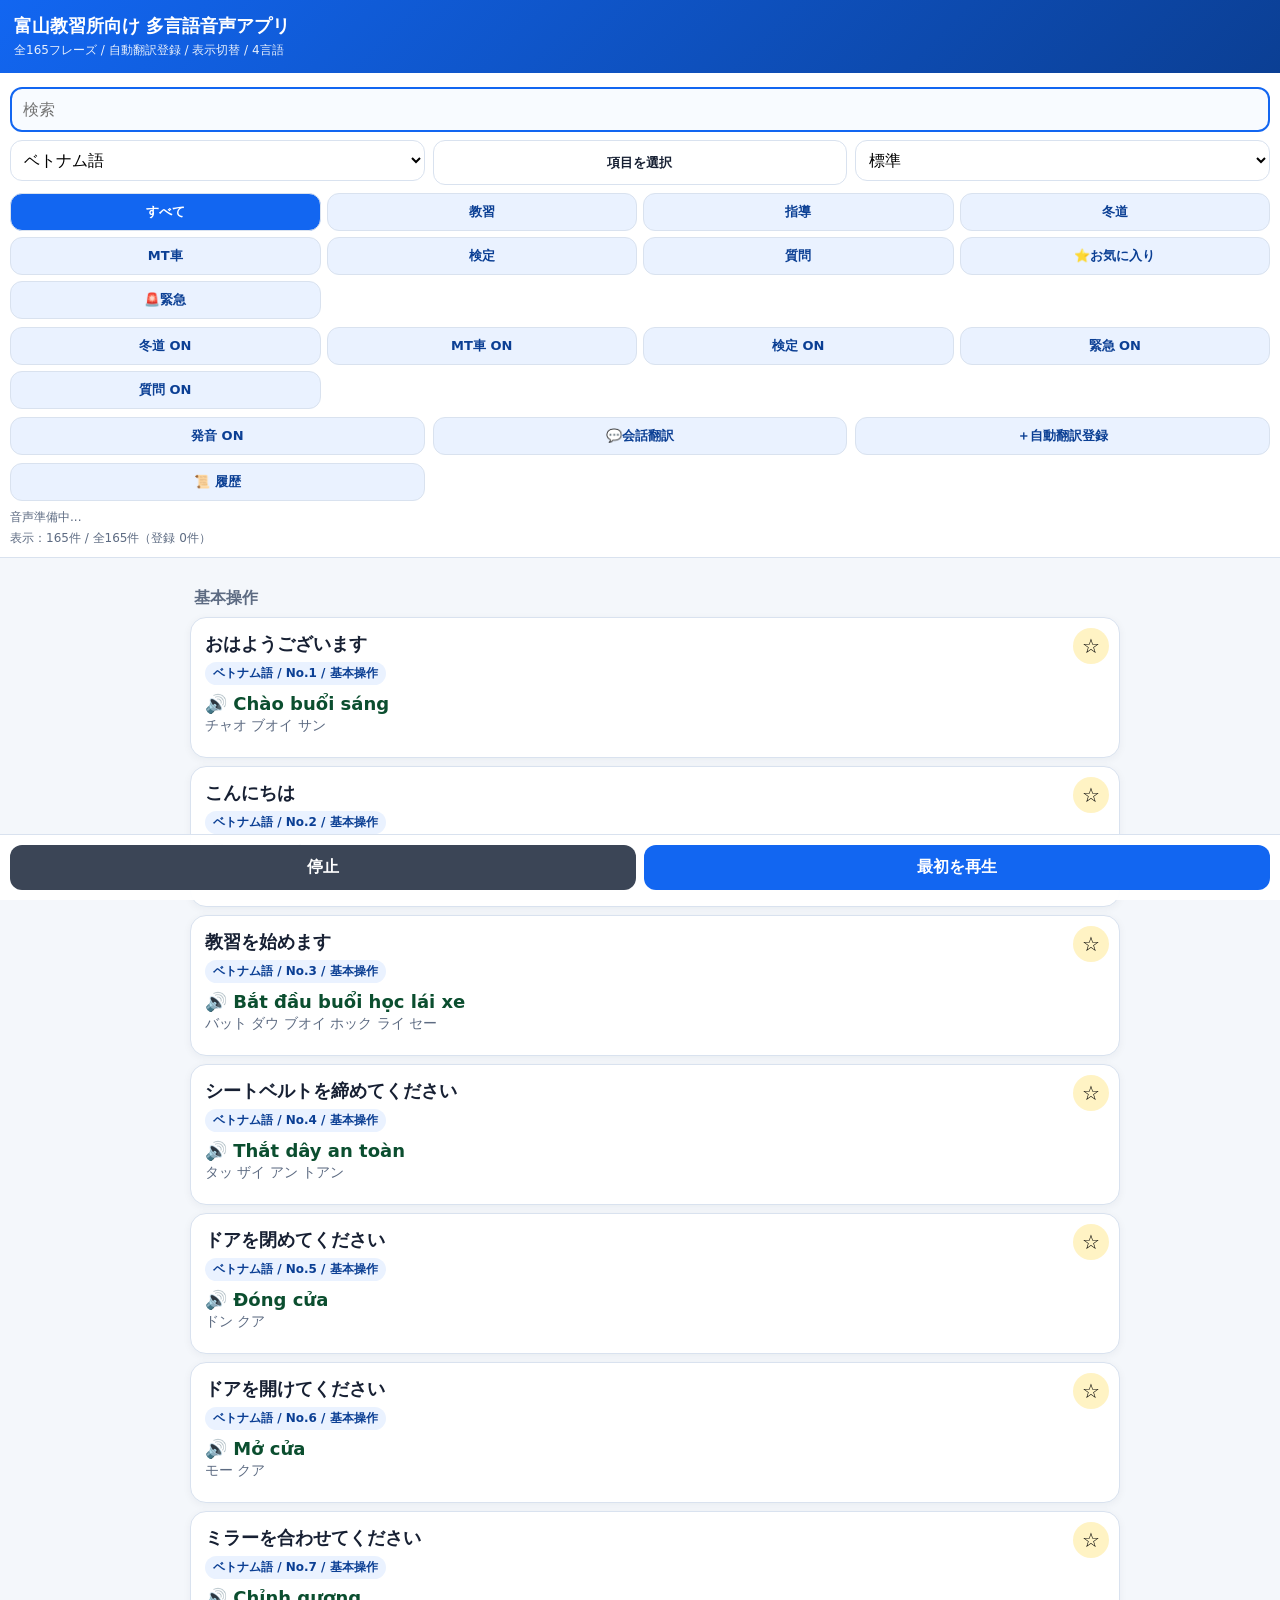
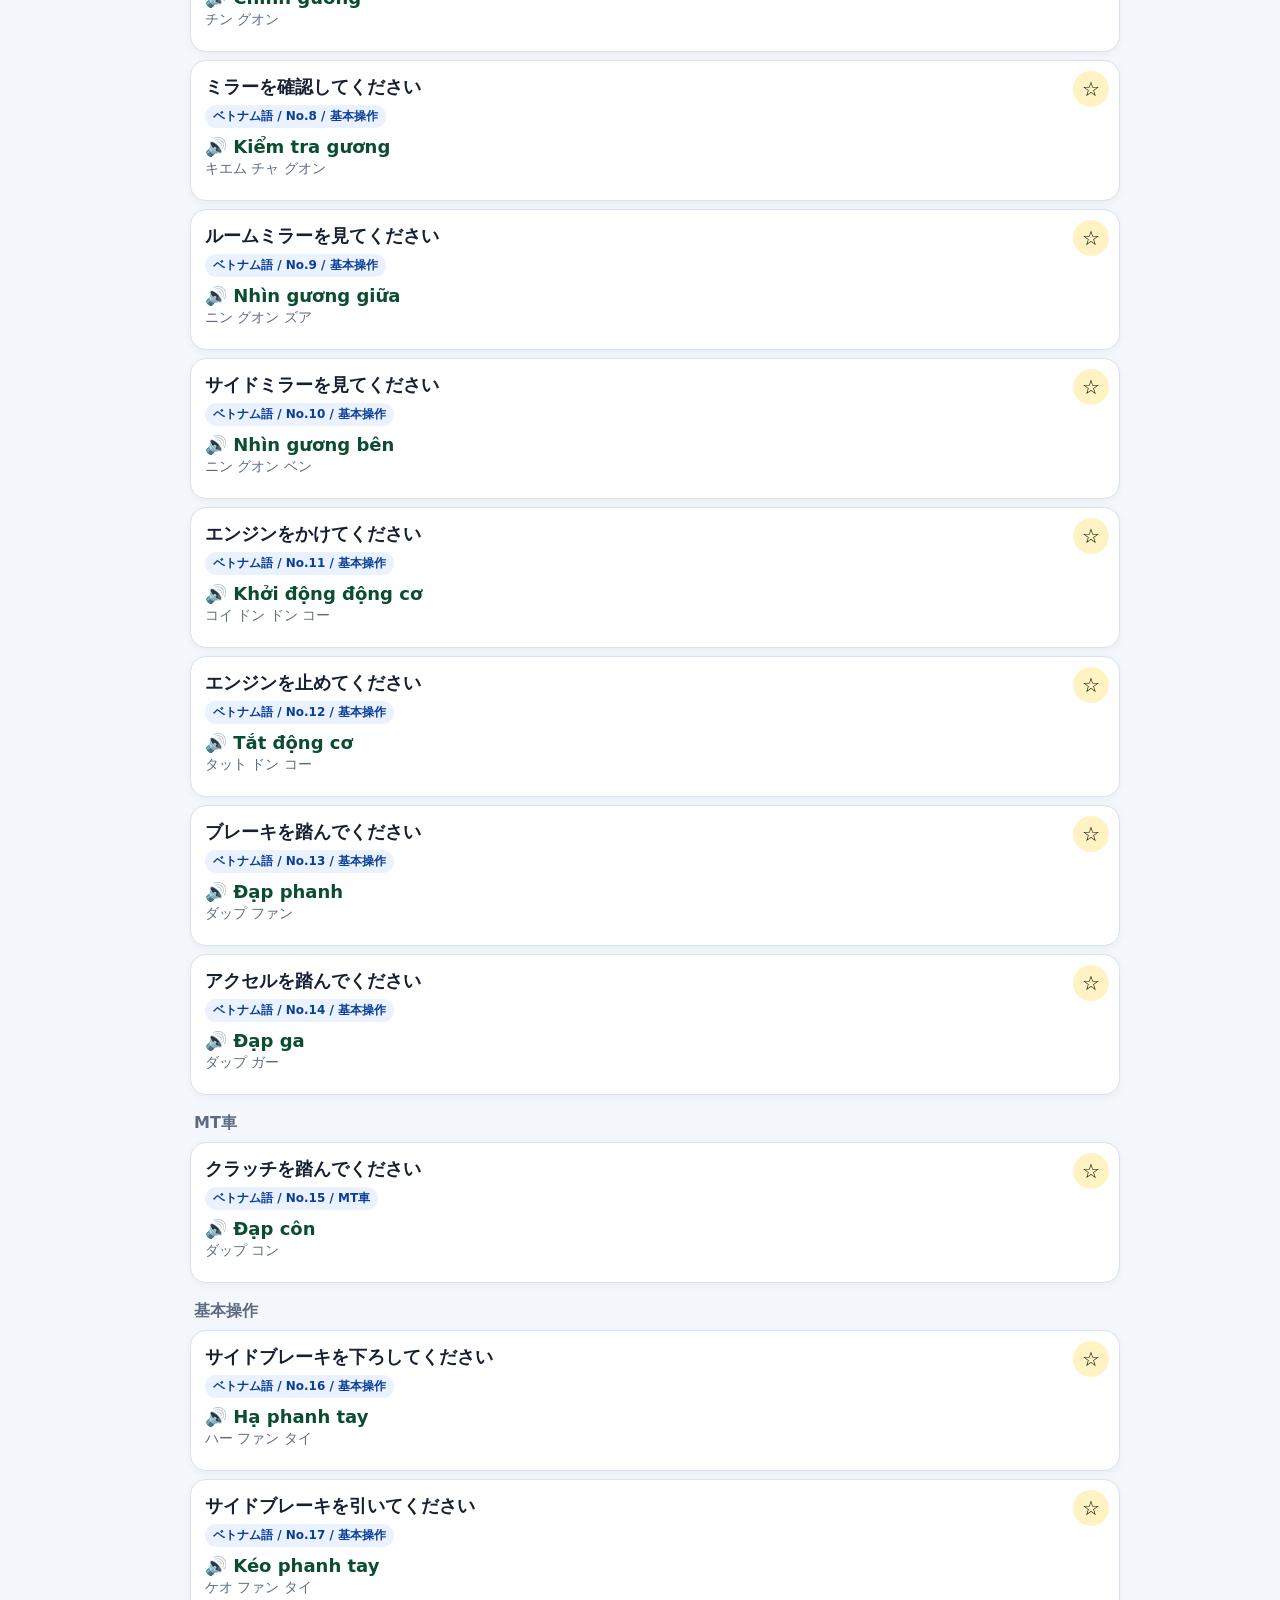
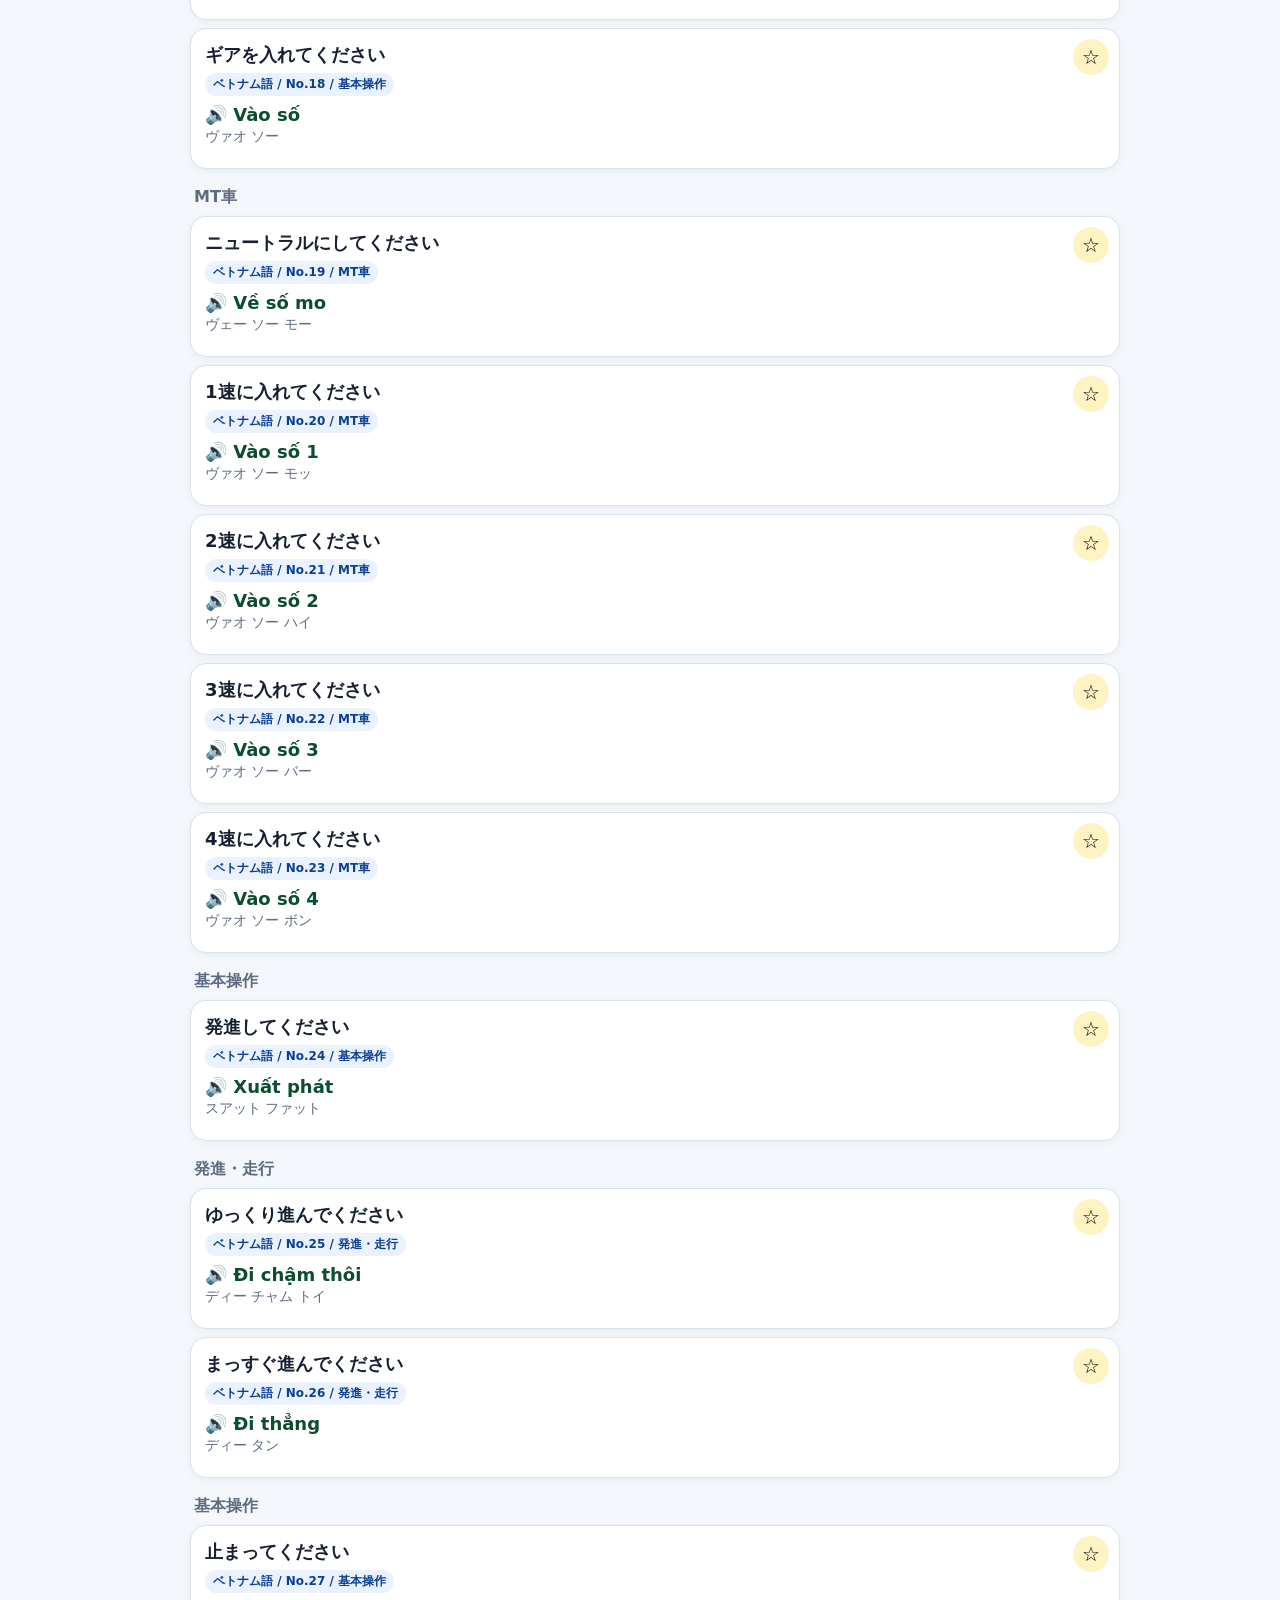
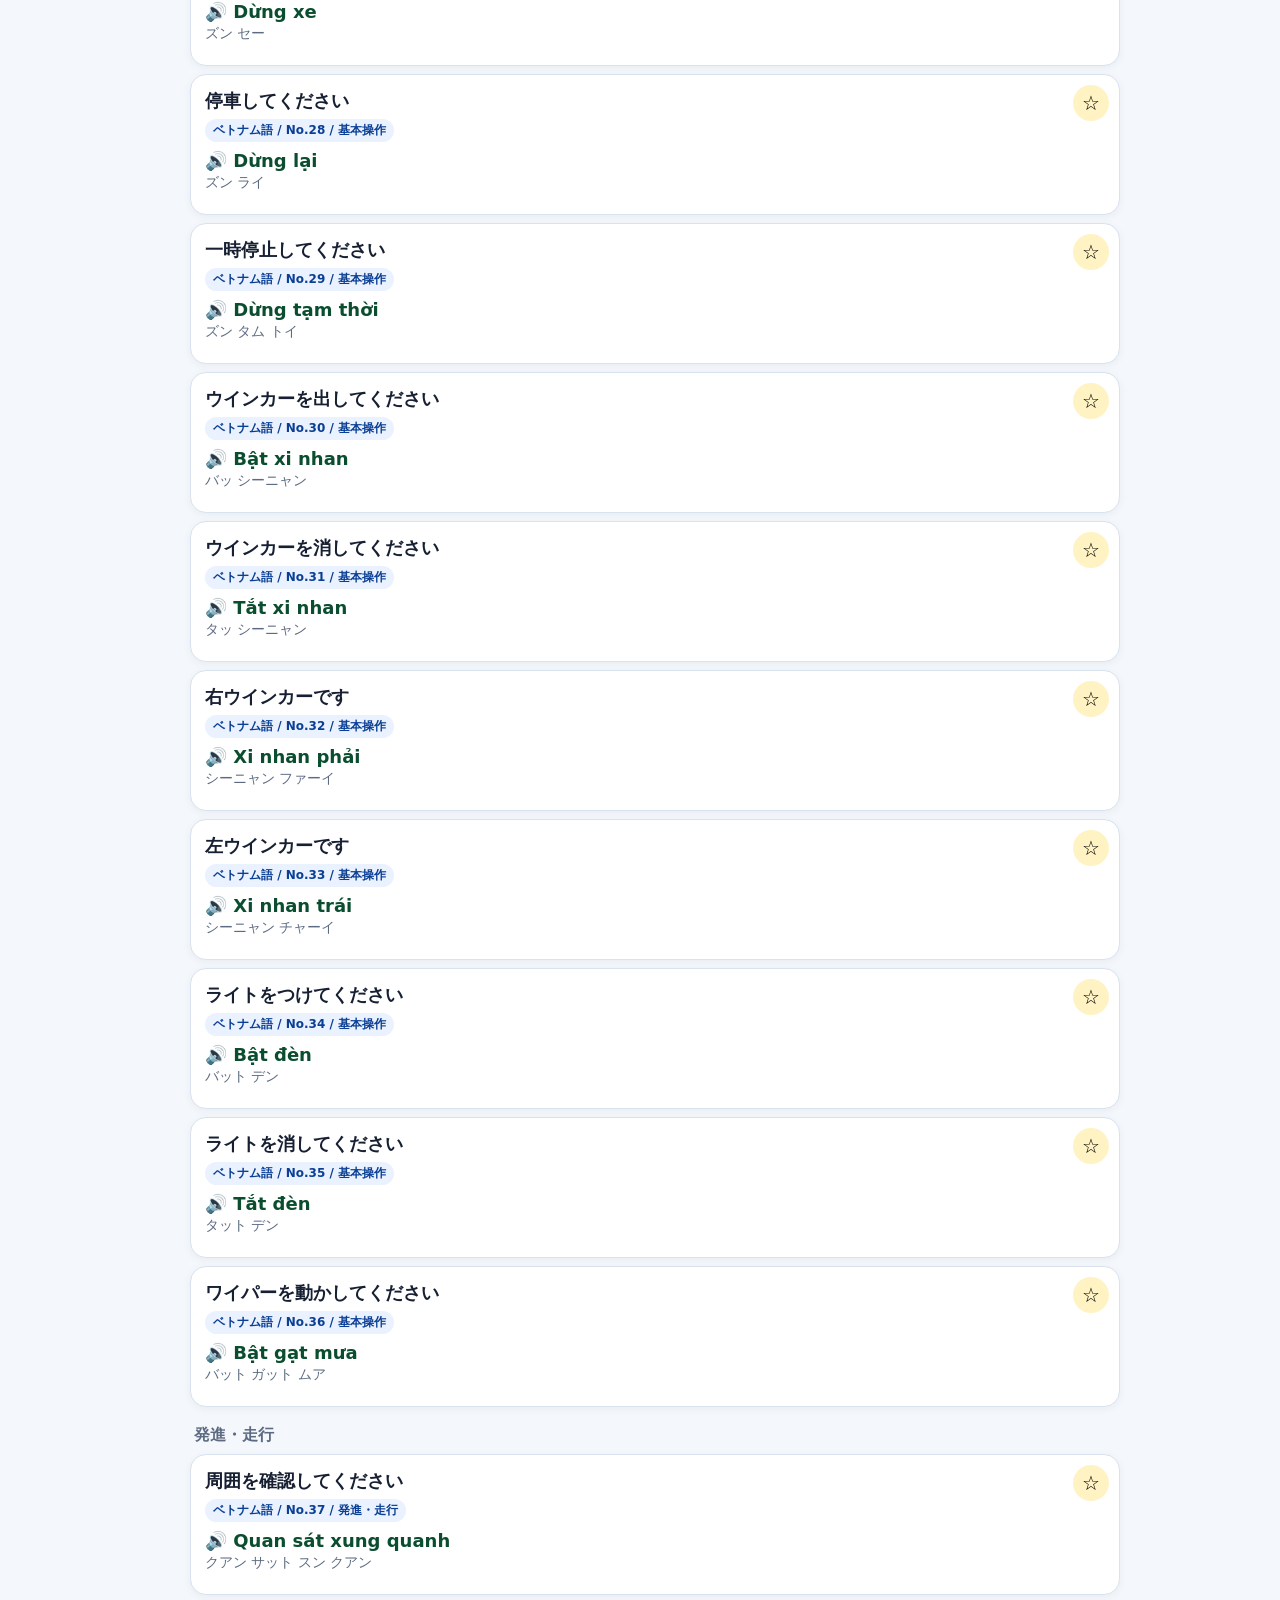
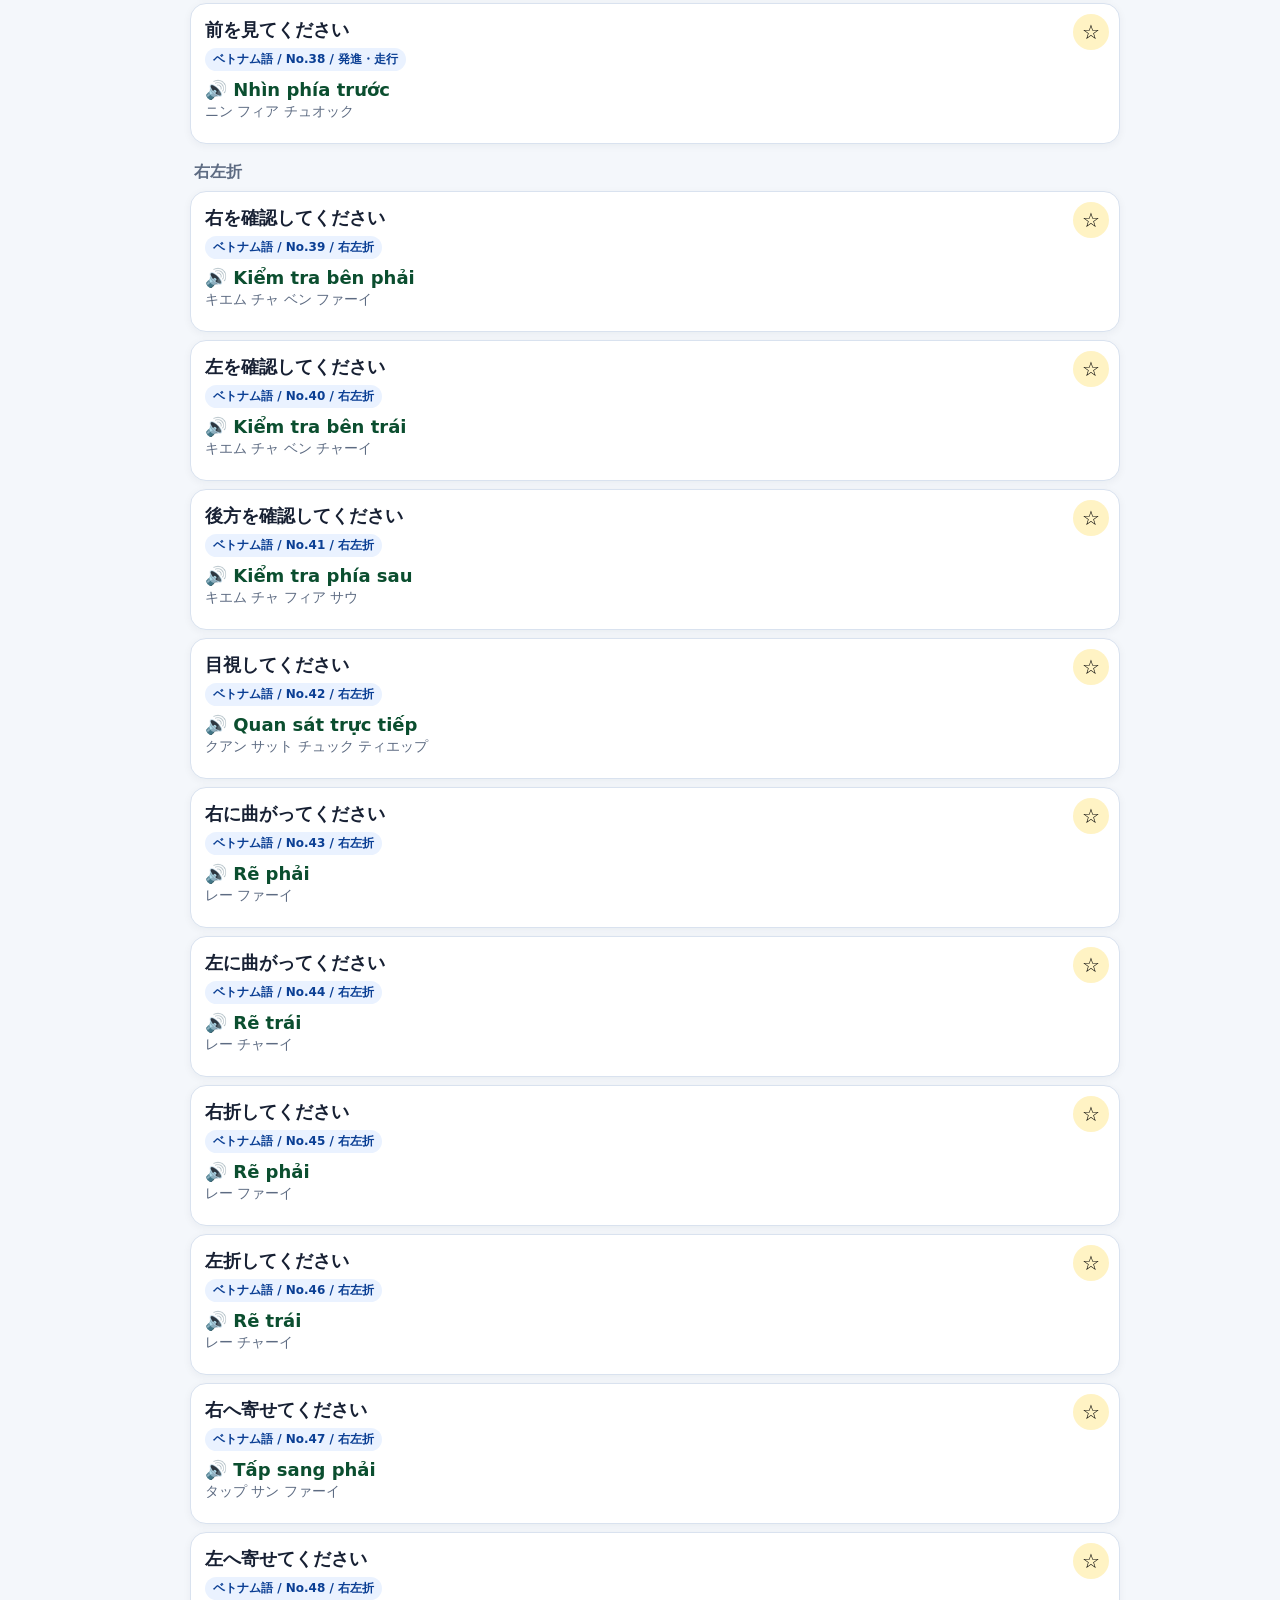
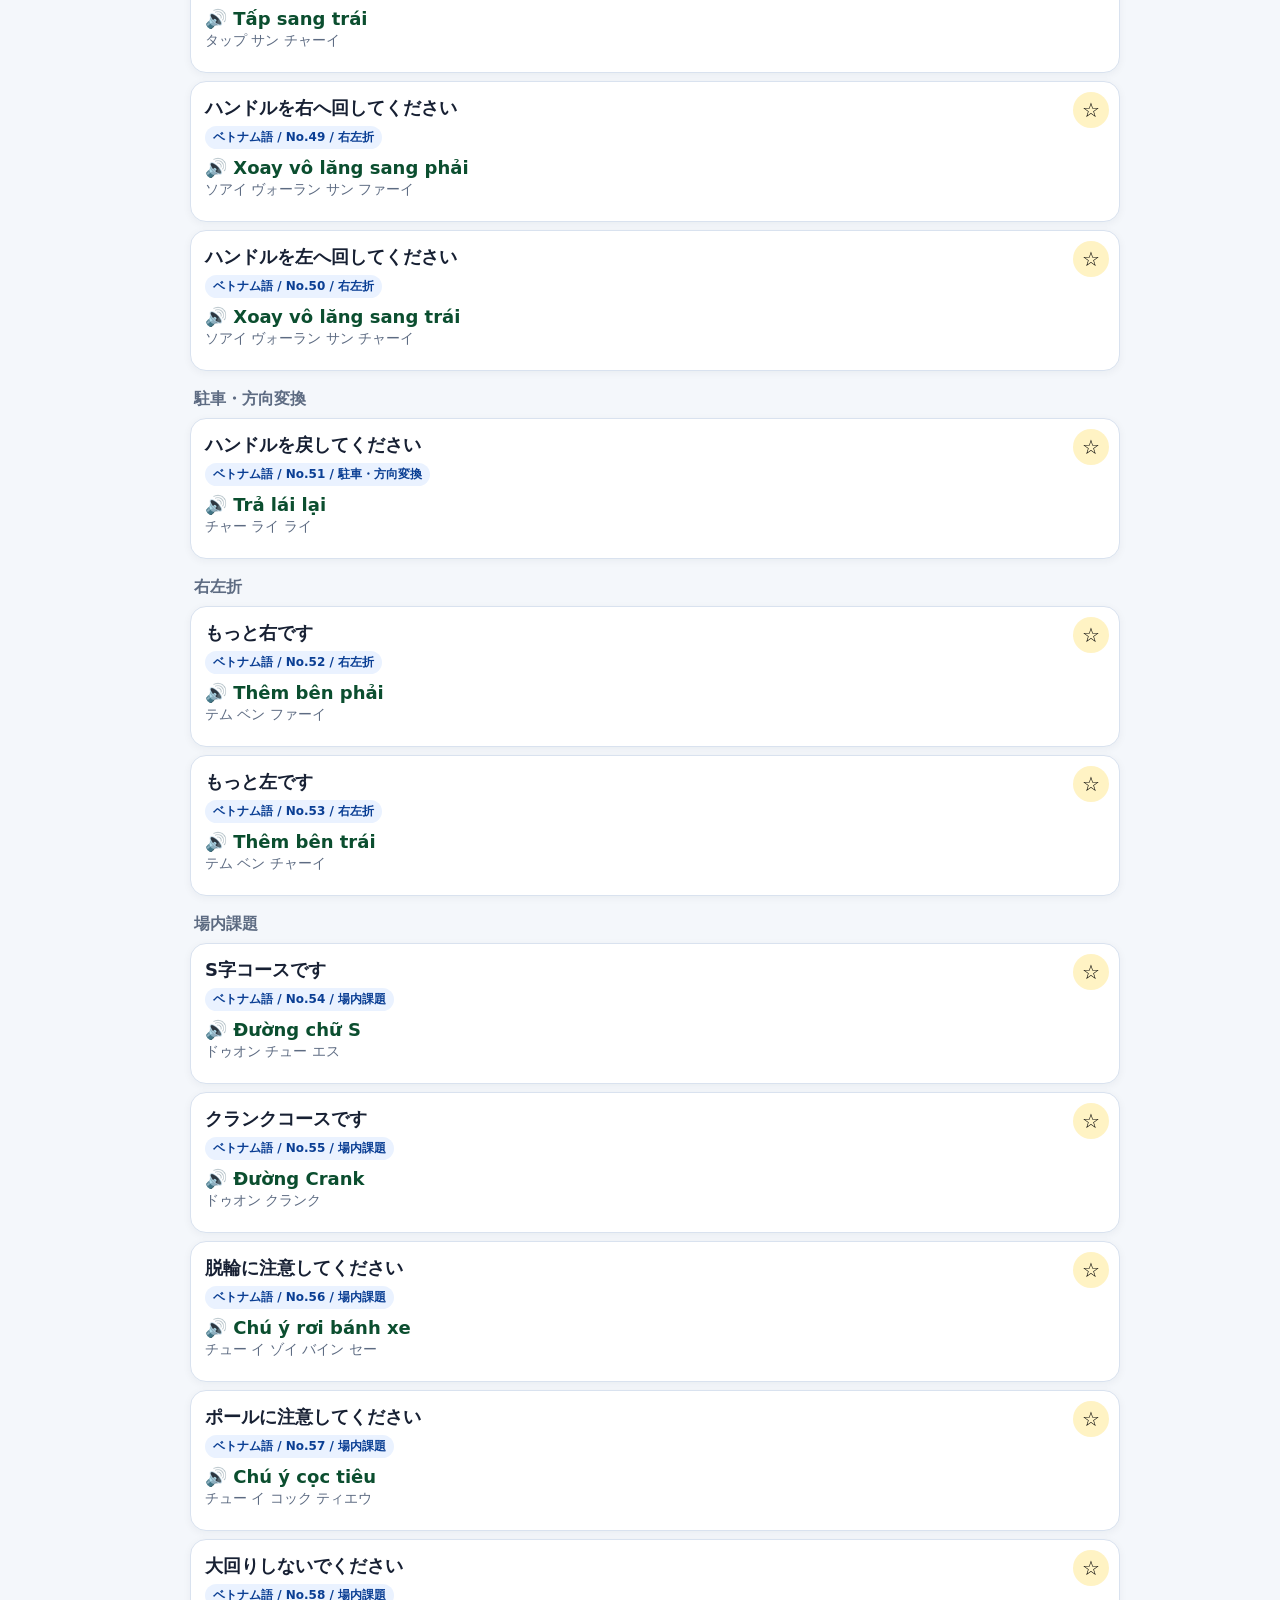
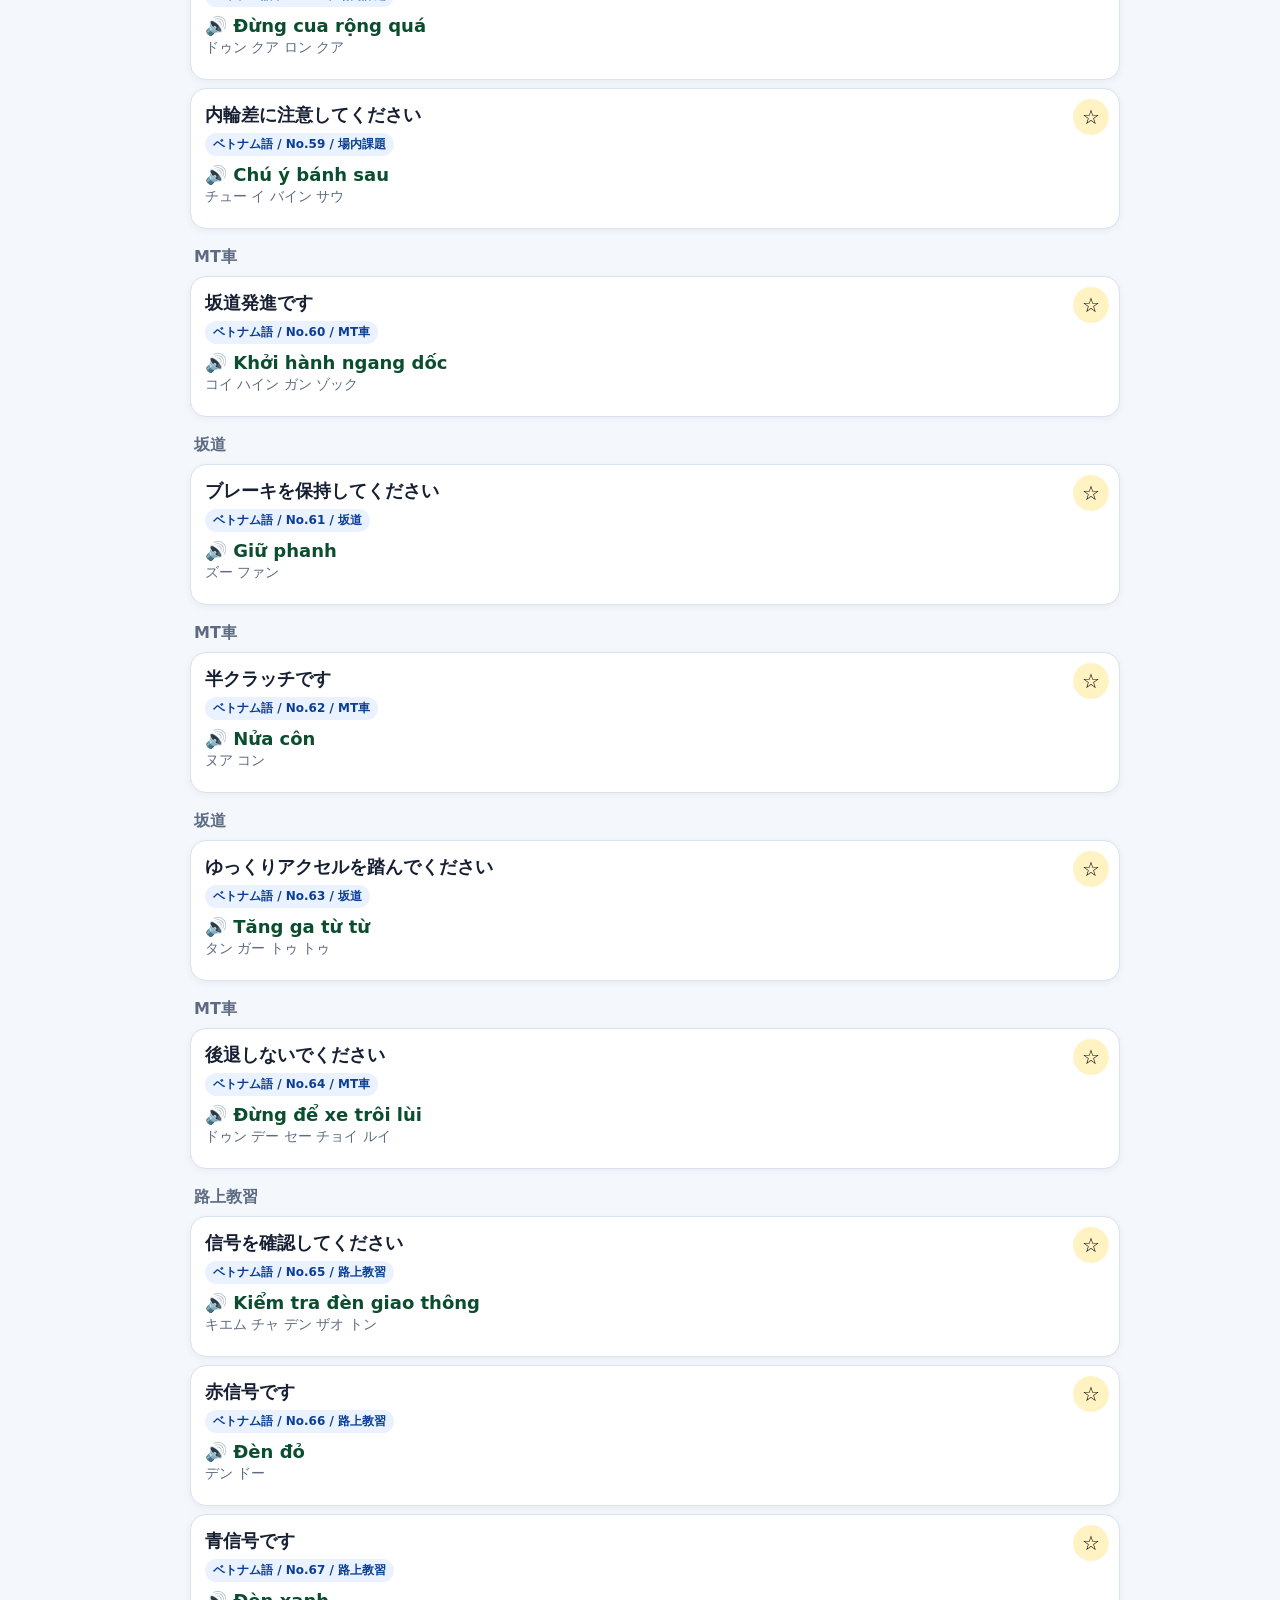
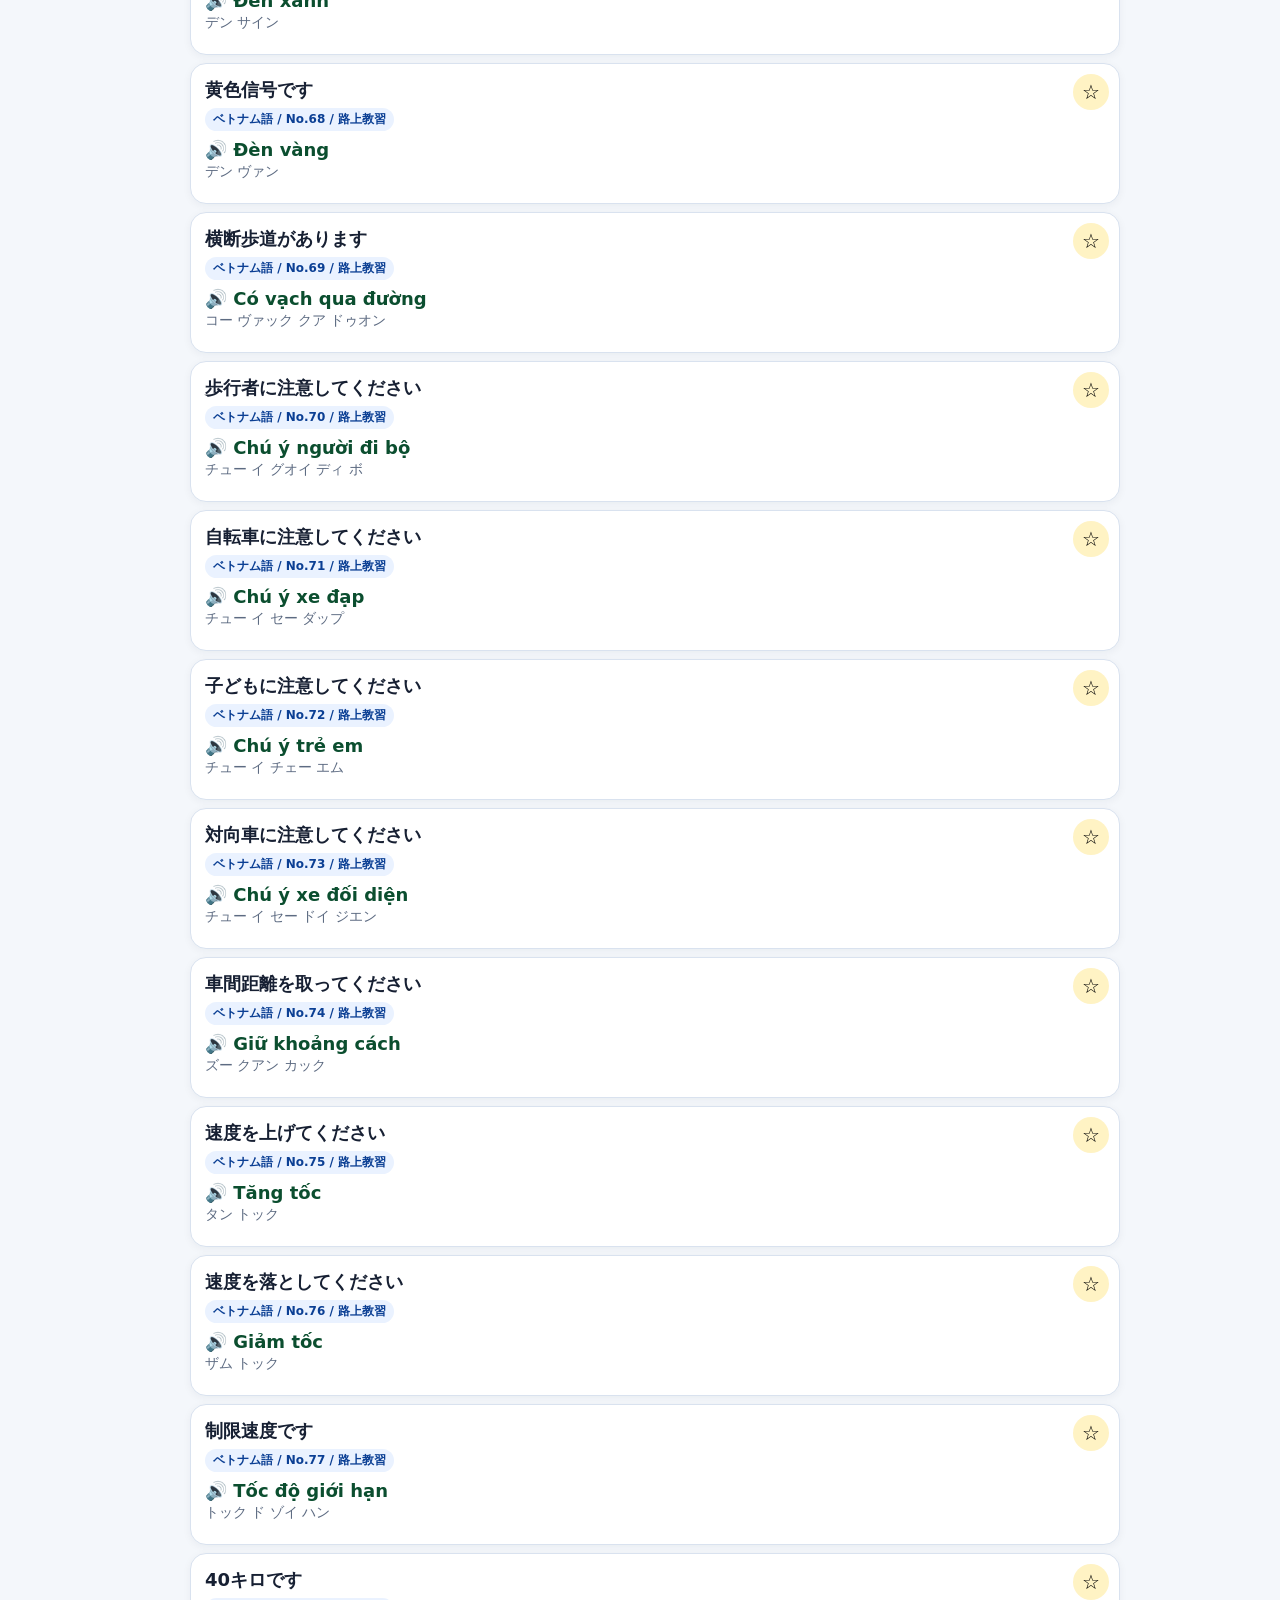
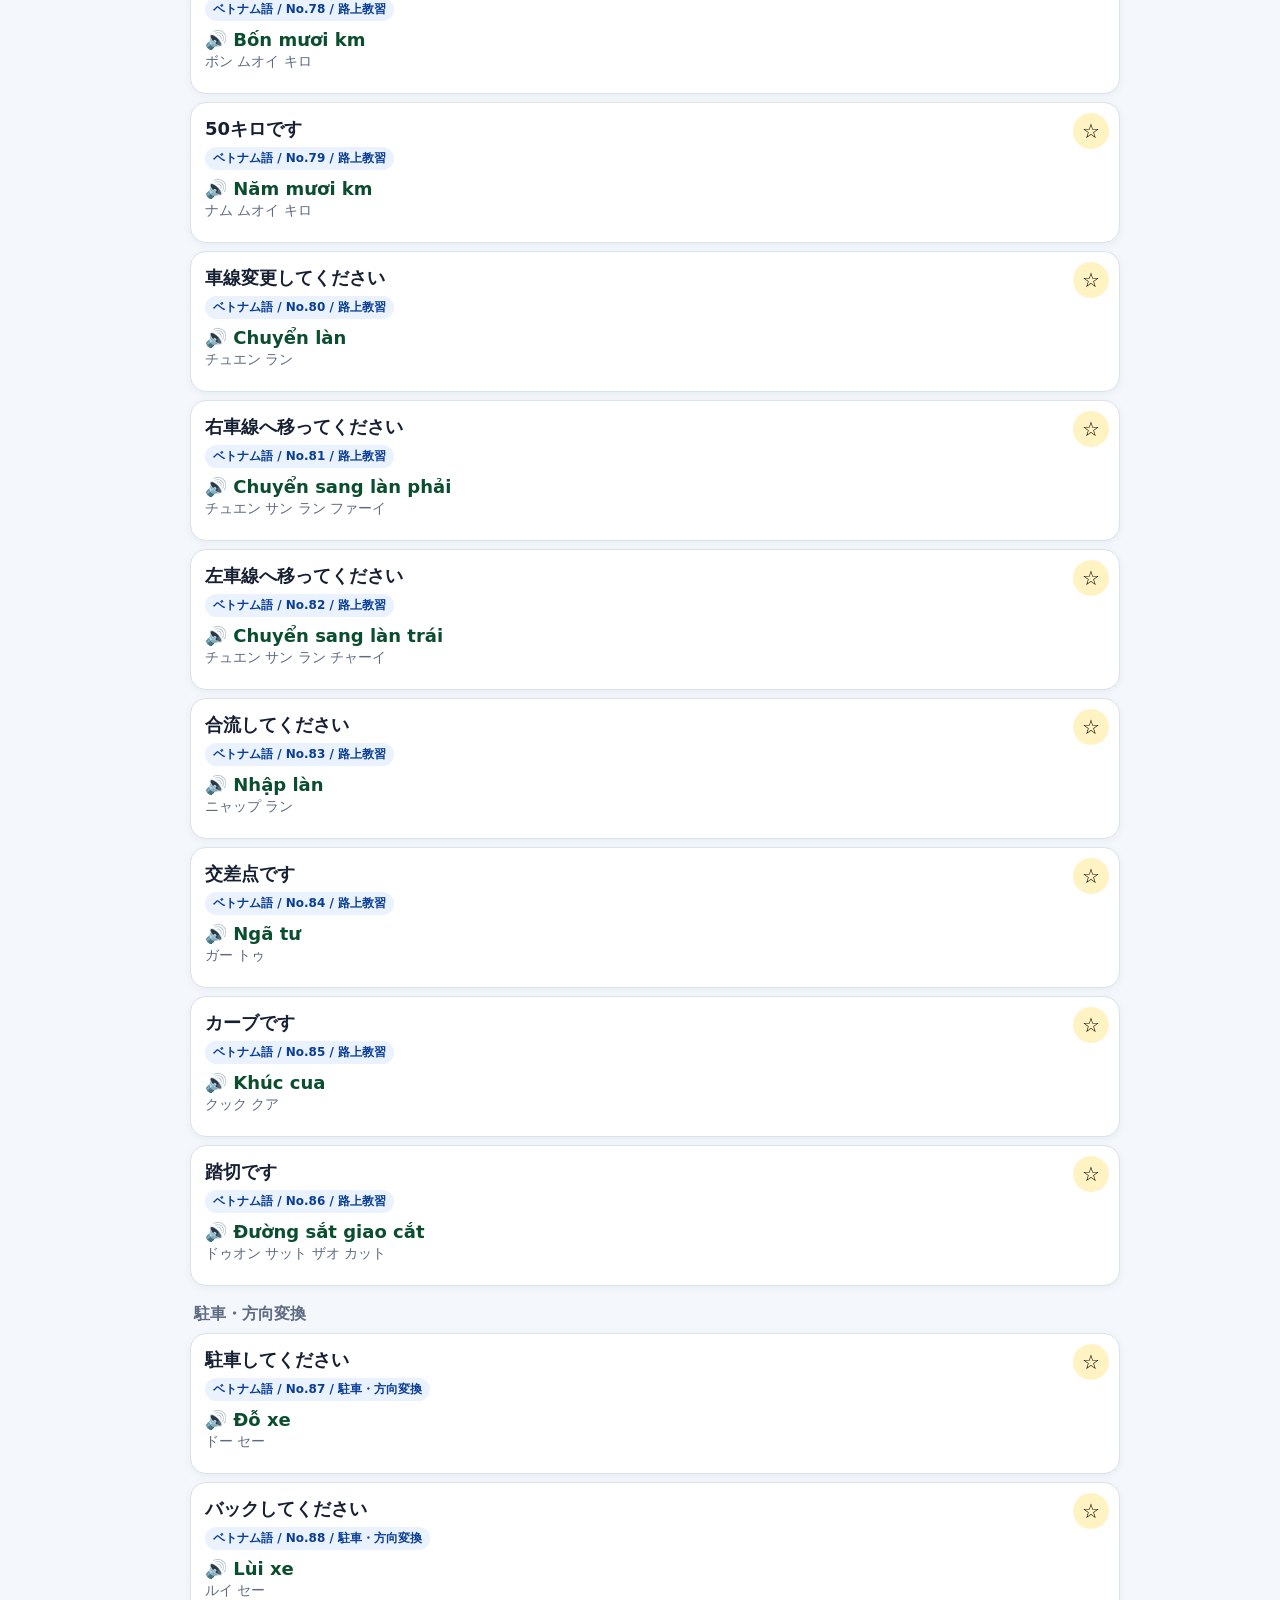
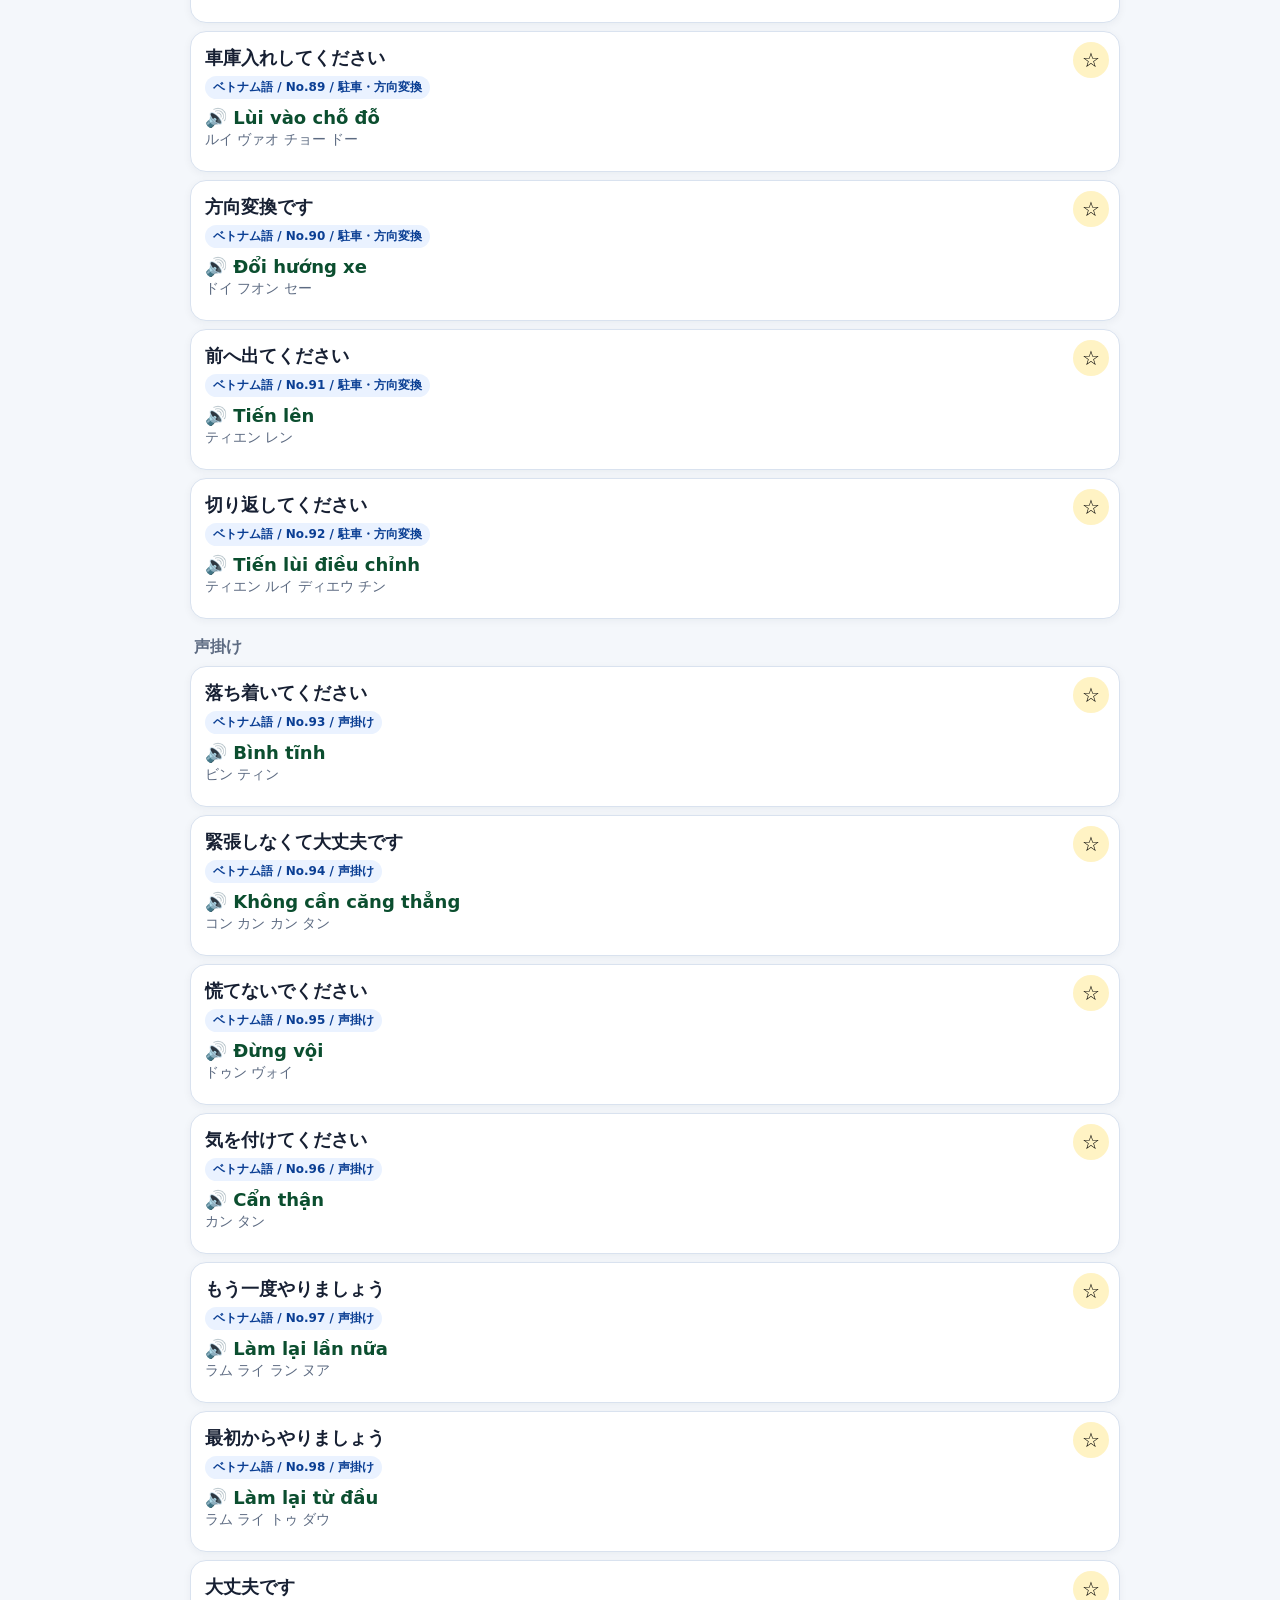
<file: index.html>
<!doctype html><html lang="ja"><head><meta charset="utf-8"><meta name="viewport" content="width=device-width,initial-scale=1"><title>教習翻訳 DeepL版</title><style>
body{margin:0;background:#f4f7fb;color:#172033;font-family:system-ui,-apple-system,"Noto Sans JP",sans-serif}header{position:sticky;top:0;background:linear-gradient(135deg,#1266f1,#0b3f94);color:white;padding:14px;z-index:5;transition:transform .22s ease,opacity .22s ease}header.hide{transform:translateY(-100%);opacity:0;pointer-events:none}h1{font-size:18px;margin:0 0 4px}.sub{font-size:12px;margin:0;opacity:.9}.toolbar{position:sticky;top:67px;background:white;padding:10px;border-bottom:1px solid #d9e2ef;z-index:4;transition:transform .22s ease,opacity .22s ease}.toolbar.hide{transform:translateY(-125%);opacity:0;pointer-events:none}input,select,button{font:inherit}input,select{width:100%;padding:9px;border:1px solid #d9e2ef;border-radius:12px;margin:4px 0;background:white}#q{font-size:16px;padding:11px;border:2px solid #1266f1;background:#f8fbff;width:65%}.searchRow{display:flex;gap:8px;align-items:center}.micbtn{width:72px;flex:none}.controls{display:grid;grid-template-columns:1fr 1fr 1fr;gap:8px}.modes,.filters{display:grid;grid-template-columns:repeat(4,1fr);gap:6px;margin:8px 0}.filters{display:none}body.allmode .filters{display:grid}.modes button,.filters button,.toolbtn{border:1px solid #d9e2ef;border-radius:12px;background:#eaf2ff;color:#0b3f94;padding:9px 4px;font-weight:900;font-size:13px}.modes button.active{background:#1266f1;color:white}.filters button.off{background:#f1f3f6;color:#8490a3;text-decoration:line-through}.danger.active{background:#d61f2c!important}.tools{display:grid;grid-template-columns:1fr 1fr;gap:8px;margin:8px 0}main{padding:12px;max-width:900px;margin:auto}.note{background:#fff8df;border:1px solid #f0d98c;border-radius:12px;padding:10px;font-size:13px}.cat{font-weight:900;color:#5d6b82;margin:18px 4px 8px}.card{width:100%;text-align:left;background:white;border:1px solid #d9e2ef;border-radius:16px;margin:8px 0;padding:14px;box-shadow:0 2px 8px #1020400d;position:relative}.card.emergency{border:2px solid #d61f2c;background:#fff4f4}.jp{font-size:18px;font-weight:900;padding-right:46px}.target{margin-top:8px;font-size:18px;color:#0b4e2f;font-weight:900}.ruby{margin-top:3px;font-size:14px;color:#5d6b82}.badge{font-size:12px;color:#0b3f94;background:#eaf2ff;border-radius:999px;padding:3px 8px;display:inline-block;margin-top:6px;font-weight:800}.fav{position:absolute;right:10px;top:10px;border:0;background:#fff3c4;border-radius:999px;width:36px;height:36px;font-size:20px}.footer{position:sticky;bottom:0;background:#fffffff2;border-top:1px solid #d9e2ef;padding:10px;display:grid;grid-template-columns:1fr 1fr;gap:8px}.big{border:0;border-radius:12px;padding:12px;color:white;background:#1266f1;font-weight:900}.stop{background:#3b4556}.status,.count{font-size:12px;color:#5d6b82;margin-top:4px}.panel{display:none;background:white;border:1px solid #d9e2ef;border-radius:14px;padding:10px;margin-top:8px}.panel.show{display:block}.historyItem{border-bottom:1px solid #eef2f8;padding:8px 0;font-size:14px}@media(max-width:560px){.controls{grid-template-columns:1fr}.modes,.filters{grid-template-columns:repeat(3,1fr)}.tools{grid-template-columns:1fr}}
.formgrid{display:grid;grid-template-columns:1fr 1fr;gap:8px}
.formbtn{border:1px solid #d9e2ef;border-radius:12px;background:#eaf2ff;color:#0b3f94;padding:9px 4px;font-weight:900;font-size:13px}
.formbtn.primary{background:#1266f1;color:white}
.formbtn.warn{background:#fff3c4;color:#6a4b00}
.small{font-size:12px;color:#5d6b82}
.loading{opacity:.65}
.del{display:none;margin-top:8px;border:0;border-radius:10px;background:#9b1c31;color:white;padding:8px;font-weight:900}
.card.custom{border-color:#7a5cff}
.card.custom .del{display:inline-block}
@media(max-width:560px){.formgrid{grid-template-columns:1fr}}

.editbtn,.movebtn{border:0;border-radius:10px;background:#eaf2ff;color:#0b3f94;padding:8px 10px;font-weight:900;margin:6px 6px 0 0}
.movebtn{background:#f1f3f6;color:#3b4556}
.cardActions{margin-top:8px}
.editPanelTitle{font-weight:900;margin-bottom:6px}
.tools{grid-template-columns:1fr 1fr 1fr!important}

#editPanel.show{display:block;position:relative;z-index:20;margin:12px 0 16px;background:#ffffff}
#editPanel input,#editPanel select{font-size:16px}
body.editing .toolbar{position:relative;top:auto}
body.editing header{position:relative}

body:not(.adminMode) .adminOnly{display:none!important}
.adminBadge{display:none;background:#fff3c4;color:#6a4b00;border-radius:999px;padding:4px 10px;font-size:12px;font-weight:900;margin-top:6px}
body.adminMode .adminBadge{display:inline-block}
.adminExit{border:1px solid #d9e2ef;border-radius:12px;background:#fff3c4;color:#6a4b00;padding:9px 4px;font-weight:900;font-size:13px}

.backupBox{background:#f8fbff;border:1px dashed #1266f1;border-radius:14px;padding:10px;margin-top:10px}
.backupBox textarea{width:100%;min-height:120px;border:1px solid #d9e2ef;border-radius:12px;padding:8px;font-family:monospace;box-sizing:border-box}

.dragHandle{display:none;border:0;border-radius:10px;background:#3b4556;color:#fff;padding:8px 10px;font-weight:900;margin:6px 6px 0 0;touch-action:pan-y;cursor:grab}
body.favMode .dragHandle{display:inline-block}
.card.dragging{opacity:.55;transform:scale(.99)}
.card.dropTarget{outline:3px dashed #1266f1}

body.favMode .movebtn{display:none!important}
body.favMode .dragHandle{display:none!important}
body.favMode .card{touch-action:pan-y}
body.favMode .card::after{content:none!important;display:none!important}
body.favMode.adminMode .card::after{content:none!important;display:none!important}

.hidebtn{border:0;border-radius:10px;background:#fff3c4;color:#6a4b00;padding:8px 10px;font-weight:900;margin:6px 6px 0 0}
.hiddenListItem{border-bottom:1px solid #eef2f8;padding:10px 0;font-size:14px}
.hiddenBadge{background:#f1f3f6;color:#8490a3;border-radius:999px;padding:3px 8px;font-size:12px;font-weight:900}
body:not(.adminMode) .hidebtn{display:none!important}

.editOverlay{display:none;position:fixed;inset:0;background:rgba(0,0,0,.45);z-index:9999;padding:14px;box-sizing:border-box;overflow:auto}
.editOverlay.show{display:block}
.editModal{background:#fff;border-radius:18px;padding:14px;max-width:680px;margin:24px auto 80px;box-shadow:0 10px 30px rgba(0,0,0,.22)}
.editModalTitle{font-weight:900;font-size:18px;margin-bottom:8px}
.editModal input,.editModal select{font-size:16px;box-sizing:border-box}
body.modalOpen{overflow:hidden}
.editbtn{border:0;border-radius:10px;background:#eaf2ff;color:#0b3f94;padding:8px 10px;font-weight:900;margin:6px 6px 0 0}
body:not(.adminMode) .editbtn{display:none!important}

.addOverlay{display:none;position:fixed;inset:0;background:rgba(0,0,0,.45);z-index:9998;padding:14px;box-sizing:border-box;overflow:auto;-webkit-overflow-scrolling:touch}
.addOverlay.show{display:block}
.addModal{background:#fff;border-radius:18px;padding:14px;max-width:680px;margin:24px auto 100px;box-shadow:0 10px 30px rgba(0,0,0,.22)}
.addModalTitle{font-weight:900;font-size:18px;margin-bottom:8px}
.addModal input,.addModal select{font-size:16px;box-sizing:border-box}
.addModal .formgrid{display:grid;grid-template-columns:1fr 1fr;gap:8px}
@media(max-width:560px){.addModal .formgrid{grid-template-columns:1fr}}
body.modalOpen{overflow:hidden}

/* simple copy protection */
body, .card, .jp, .target, .ruby, .badge{
  -webkit-user-select:none;
  user-select:none;
  -webkit-touch-callout:none;
}
input, textarea{
  -webkit-user-select:text;
  user-select:text;
  -webkit-touch-callout:default;
}

.panelOverlay{display:none;position:fixed;inset:0;background:rgba(0,0,0,.45);z-index:9997;padding:14px;box-sizing:border-box;overflow:auto;-webkit-overflow-scrolling:touch}
.panelOverlay.show{display:block}
.panelModal{background:#fff;border-radius:18px;padding:14px;max-width:680px;margin:24px auto 100px;box-shadow:0 10px 30px rgba(0,0,0,.22)}
.panelModalTitle{font-weight:900;font-size:18px;margin-bottom:8px}
body.modalOpen{overflow:hidden}

.historyItem{cursor:pointer;border-bottom:1px solid #eef2f8;padding:10px 6px;border-radius:10px}
.historyItem:active{background:#eaf2ff}
.historyHint{font-size:12px;color:#8490a3;margin:6px 0 10px}

.histDeleteBtn{border:0;border-radius:10px;background:#fff4f4;color:#b00020;padding:6px 9px;font-weight:900;margin-left:8px}
.histRow{display:flex;align-items:center;justify-content:space-between;gap:8px;border-bottom:1px solid #eef2f8;padding:8px 0}
.histText{flex:1;padding:8px 6px;border-radius:10px}
.histText:active{background:#eaf2ff}

body.favMode .card{touch-action:pan-y}
.card.favDragging{opacity:.55;transform:scale(.99);outline:2px dashed #1266f1}

.multiCatBtn{border:1px solid #d9e2ef;border-radius:12px;background:#fff;color:#172033;padding:9px 8px;font-weight:900;font-size:13px}
.multiCatPanel{display:none;background:#fff;border:1px solid #d9e2ef;border-radius:14px;padding:10px;margin:8px 0;box-shadow:0 2px 8px #10204014}
.multiCatPanel.show{display:block}
.multiCatGrid{display:grid;grid-template-columns:1fr 1fr;gap:6px;max-height:220px;overflow:auto;-webkit-overflow-scrolling:touch}
.multiCatItem{display:flex;align-items:center;gap:6px;background:#f8fbff;border:1px solid #eef2f8;border-radius:10px;padding:7px;font-size:13px;font-weight:700}
.multiCatItem input{width:auto!important}
.multiCatActions{display:grid;grid-template-columns:1fr 1fr;gap:8px;margin-top:8px}
@media(max-width:560px){.multiCatGrid{grid-template-columns:1fr}}

/* single category hidden: use multi category only */
#cat{display:none!important}
label[for="cat"], .catLabel{display:none!important}
.multiCatBtn{width:100%;margin-top:4px}

/* category header cleanup */
.catHeader.hiddenByMulti{display:none!important}

.rubyToggleBtn{border:1px solid #d9e2ef;border-radius:12px;background:#fff;color:#172033;padding:9px 8px;font-weight:900;font-size:13px}
body.hideRuby .ruby{display:none!important}

/* ruby toggle beside search */
.rubyToggleBtn{border:1px solid #d9e2ef;border-radius:12px;background:#fff;color:#172033;padding:9px 8px;font-weight:900;font-size:13px}
.searchRubyRow{display:grid;grid-template-columns:1fr auto;gap:8px;align-items:center}
body.hideRuby .ruby{display:none!important}
.extraRuby{font-size:13px;color:#6b7588;margin-top:4px}
body.hideRuby .extraRuby{display:none!important}

/* ruby toggle button in search-button position */
.rubyToggleBtn{border:1px solid #d9e2ef;border-radius:12px;background:#fff;color:#172033;padding:9px 8px;font-weight:900;font-size:13px;white-space:nowrap}
body.hideRuby .ruby{display:none!important}
body.hideRuby .extraRuby{display:none!important}

/* ruby button optimized placement */
.searchRubyRow{display:block!important}
#q{width:100%!important;box-sizing:border-box}
.rubyToggleBtn{border:0;border-radius:12px;background:#eaf2ff;color:#0b3f94;padding:9px 8px;font-weight:900;font-size:13px;white-space:nowrap}
body.hideRuby .ruby{display:none!important}
body.hideRuby .extraRuby{display:none!important}

/* fixed pronunciation button */
.rubyToggleBtn{
  min-width:0!important;
  width:auto!important;
  text-align:center!important;
  border:0!important;
  border-radius:12px!important;
  background:#eaf2ff!important;
  color:#0b3f94!important;
  padding:9px 8px!important;
  font-weight:900!important;
  font-size:13px!important;
  white-space:nowrap!important;
}
body.hideRuby .ruby{display:none!important}
body.hideRuby .extraRuby{display:none!important}

/* pronunciation button same as other menu buttons */
.rubyToggleBtn{
  width:auto!important;
  min-width:0!important;
  text-align:center!important;
  border:1px solid #d9e2ef!important;
  border-radius:12px!important;
  background:#eaf2ff!important;
  color:#0b3f94!important;
  padding:9px 8px!important;
  font-weight:900!important;
  font-size:13px!important;
  white-space:nowrap!important;
  box-sizing:border-box!important;
}

/* conversation translation modal */
.convOverlay{display:none;position:fixed;inset:0;background:rgba(0,0,0,.45);z-index:9996;padding:14px;box-sizing:border-box;overflow:auto;-webkit-overflow-scrolling:touch}
.convOverlay.show{display:block}
.convModal{background:#fff;border-radius:18px;padding:14px;max-width:680px;margin:24px auto 100px;box-shadow:0 10px 30px rgba(0,0,0,.22)}
.convModalTitle{font-weight:900;font-size:18px;margin-bottom:8px}
.convModal textarea,.convModal select{font-size:16px;box-sizing:border-box;width:100%}
.convModal textarea{min-height:92px;border:1px solid #d9e2ef;border-radius:12px;padding:10px}
.convResult{background:#f8fbff;border:1px solid #eef2f8;border-radius:14px;padding:12px;margin-top:10px;font-size:17px;line-height:1.6}
.convSmall{font-size:12px;color:#8490a3;margin-top:6px}
.convActions{display:grid;grid-template-columns:1fr 1fr;gap:8px;margin-top:8px}
.convActions3{display:grid;grid-template-columns:1fr 1fr 1fr;gap:8px;margin-top:8px}
@media(max-width:560px){.convActions3{grid-template-columns:1fr}}

/* conversation simple mode */
.convActions{display:grid;grid-template-columns:1fr 1fr;gap:8px;margin-top:8px}
.convModal textarea{min-height:110px}

/* translate-and-play / history replay patch */
button:disabled{opacity:.65;filter:grayscale(.15)}
.histReplayBtn{border:0;border-radius:10px;background:#1266f1;color:white;padding:8px 10px;font-weight:900;margin-top:6px}
.histText{cursor:pointer}


/* 履歴表示シンプル化 */
.simpleHistRow{border-bottom:1px solid #eef2f8;padding:10px 0}
.histJp{font-weight:900;color:#172033;line-height:1.45}
.histForeign{font-weight:800;color:#0b4e2f;line-height:1.45;margin-top:4px;white-space:pre-wrap}
.histBtns{display:flex;gap:8px;margin-top:8px}
.histReplayBtn{border:0;border-radius:10px;background:#1266f1;color:white;padding:8px 12px;font-weight:900}
.histDeleteBtn{border:0;border-radius:10px;background:#9b1c31;color:white;padding:8px 12px;font-weight:900}
.historyHint{font-size:12px;color:#5d6b82;margin:0 0 8px}

</style>
<link rel="manifest" href="./manifest.json">
<meta name="theme-color" content="#1266f1">
<meta name="apple-mobile-web-app-capable" content="yes">
<meta name="apple-mobile-web-app-title" content="教習音声アプリ">
<link rel="apple-touch-icon" href="./icon-512.png?v=pngicon1">
<link rel="icon" type="image/png" href="./icon-192.png?v=pngicon1">
</head><body>
<header><h1 id="appTitle">富山教習所向け 多言語音声アプリ</h1><p class="sub">全165フレーズ / 自動翻訳登録 / 表示切替 / 4言語</p><div id="adminBadge" class="adminBadge">編集モード ON</div></header><section class="toolbar"><div class="searchRow"><input id="q" placeholder="検索"></div><div class="controls"><select id="lang"><option value="vi">ベトナム語</option><option value="en">英語</option><option value="zh">中国語</option><option value="pt">ポルトガル語</option></select><select id="cat"></select>
<button id="multiCatBtn" class="multiCatBtn" onclick="toggleMultiCatPanel()">項目を選択</button>
<div id="multiCatPanel" class="multiCatPanel">
  <div class="small">表示したい項目を選択できます。</div>
  <div id="multiCatGrid" class="multiCatGrid"></div>
  <div class="multiCatActions">
    <button class="formbtn" onclick="selectAllCategories()">すべて選択</button>
    <button class="formbtn" onclick="clearMultiCategories()">解除</button>
  </div>
</div>
<select id="rate"><option value="0.75">ゆっくり</option><option value="0.9" selected>標準</option><option value="1.05">少し速い</option></select></div><div class="modes"><button data-mode="すべて" class="active">すべて</button><button data-mode="教習">教習</button><button data-mode="指導">指導</button><button data-mode="冬道">冬道</button><button data-mode="MT車">MT車</button><button data-mode="検定">検定</button><button data-mode="質問">質問</button><button data-mode="お気に入り">⭐お気に入り</button><button data-mode="緊急" class="danger">🚨緊急</button></div><div class="filters"><button data-filter="冬道">冬道 ON</button><button data-filter="MT車">MT車 ON</button><button data-filter="検定">検定 ON</button><button data-filter="緊急">緊急 ON</button><button data-filter="質問">質問 ON</button></div><div class="tools"><button id="rubyToggleBtn" class="toolbtn rubyToggleBtn" onclick="toggleRubyDisplay()">発音 ON</button><button class="toolbtn" onclick="openConversationModal()">💬会話翻訳</button><button class="toolbtn" onclick="toggleAdd()">＋自動翻訳登録</button><button class="toolbtn adminOnly" onclick="toggleBackup()">💾バックアップ</button><button class="toolbtn adminOnly" onclick="toggleHiddenPanel()">👁非表示管理</button><button class="adminExit adminOnly" onclick="disableAdminMode()">編集終了</button><button class="toolbtn" onclick="toggleHistory()">📜 履歴</button></div><div id="status" class="status">音声準備中...</div><div id="count" class="count"></div>
<div id="addPanel" class="panel">
<b>新規フレーズ登録・自動翻訳</b>
<p class="small">日本語だけ入力して「4言語へ自動翻訳」を押してください。翻訳結果を確認・修正してから登録できます。</p>
<div class="formgrid">
<select id="newMode"><option>教習</option><option>指導</option><option>冬道</option><option>MT車</option><option>検定</option><option>緊急</option><option>質問</option></select>
<input id="newCat" placeholder="項目：例）基本操作">
</div>
<input id="newJp" placeholder="日本語：例）ブレーキを構えましょう">
<div class="formgrid">
<button class="formbtn primary" onclick="autoTranslate()">4言語へ自動翻訳</button>
<button class="formbtn warn" onclick="copyFromJapanese()">日本語を仮入力</button>
</div>
<input id="newVi" placeholder="ベトナム語">
<input id="newRuby" placeholder="カタカナ発音（必要なら手入力）">
<input id="newEn" placeholder="英語">
<input id="newZh" placeholder="中国語">
<input id="newPt" placeholder="ポルトガル語">
<div class="formgrid">
<button class="formbtn primary" onclick="addPhrase()">登録する</button>
<button class="formbtn" onclick="clearCustom()">登録フレーズ全削除</button>
</div>
</div>

<div id="editPanel" class="panel">
<div class="editPanelTitle">フレーズ編集</div>
<input type="hidden" id="editId">
<div class="formgrid">
<select id="editMode"><option>教習</option><option>指導</option><option>冬道</option><option>MT車</option><option>検定</option><option>緊急</option><option>質問</option></select>
<input id="editCat" placeholder="項目">
</div>
<input id="editJp" placeholder="日本語">
<input id="editVi" placeholder="ベトナム語">
<input id="editRuby" placeholder="カタカナ発音">
<input id="editEn" placeholder="英語">
<input id="editZh" placeholder="中国語">
<input id="editPt" placeholder="ポルトガル語">
<div class="formgrid">
<button class="formbtn primary" onclick="saveEditPhrase()">編集を保存</button>
<button class="formbtn" onclick="closeEditPanel()">閉じる</button>
</div>
<p class="small">編集内容はこの端末に保存されます。元に戻すボタンで初期フレーズへ戻せます。</p>
</div>

<div id="backupPanel" class="panel adminOnly">
<b>バックアップ・復元</b>
<p class="small">編集内容・登録フレーズ・お気に入り順を保存できます。機種変更やChromeデータ消去対策に使えます。</p>
<div class="formgrid">
<button class="formbtn primary" onclick="exportBackup()">バックアップを作成</button>
<button class="formbtn" onclick="importBackup()">復元する</button>
</div>
<div class="backupBox">
<textarea id="backupText" placeholder="ここにバックアップデータが表示されます。復元する時はバックアップデータを貼り付けてください。"></textarea>
</div>
<div class="formgrid">
<button class="formbtn" onclick="copyBackupText()">コピー</button>
<button class="formbtn warn" onclick="downloadBackupFile()">ファイル保存</button>
</div>
</div>

<div id="hiddenPanel" class="panel adminOnly">
<b>非表示フレーズ管理</b>
<p class="small">非表示にしたフレーズをここから再表示できます。</p>
<div id="hiddenList"></div>
</div>
<div id="historyPanel" class="panel"></div></section><main><div id="list"></div></main><section class="footer"><button class="big stop" onclick="stopVoice()">停止</button><button class="big" onclick="playFirst()">最初を再生</button></section>
<script>
const BASE=[{"id": 1, "mode": "教習", "category": "基本操作", "jp": "おはようございます", "vi": "Chào buổi sáng", "en": "Good morning.", "zh": "早上好。", "pt": "Bom dia.", "ruby": "チャオ ブオイ サン"}, {"id": 2, "mode": "教習", "category": "基本操作", "jp": "こんにちは", "vi": "Xin chào", "en": "Hello.", "zh": "你好。", "pt": "Olá.", "ruby": "シン チャオ"}, {"id": 3, "mode": "教習", "category": "基本操作", "jp": "教習を始めます", "vi": "Bắt đầu buổi học lái xe", "en": "We will start the driving lesson.", "zh": "开始驾驶教习。", "pt": "Vamos começar a aula de direção.", "ruby": "バット ダウ ブオイ ホック ライ セー"}, {"id": 4, "mode": "教習", "category": "基本操作", "jp": "シートベルトを締めてください", "vi": "Thắt dây an toàn", "en": "Please fasten your seat belt.", "zh": "请系好安全带。", "pt": "Por favor, coloque o cinto de segurança.", "ruby": "タッ ザイ アン トアン"}, {"id": 5, "mode": "教習", "category": "基本操作", "jp": "ドアを閉めてください", "vi": "Đóng cửa", "en": "Please close the door.", "zh": "请关上车门。", "pt": "Por favor, feche a porta.", "ruby": "ドン クア"}, {"id": 6, "mode": "教習", "category": "基本操作", "jp": "ドアを開けてください", "vi": "Mở cửa", "en": "Please open the door.", "zh": "请打开车门。", "pt": "Por favor, abra a porta.", "ruby": "モー クア"}, {"id": 7, "mode": "教習", "category": "基本操作", "jp": "ミラーを合わせてください", "vi": "Chỉnh gương", "en": "Please adjust the mirrors.", "zh": "请调整后视镜。", "pt": "Por favor, ajuste os espelhos.", "ruby": "チン グオン"}, {"id": 8, "mode": "教習", "category": "基本操作", "jp": "ミラーを確認してください", "vi": "Kiểm tra gương", "en": "Please check the mirrors.", "zh": "请确认后视镜。", "pt": "Por favor, verifique os espelhos.", "ruby": "キエム チャ グオン"}, {"id": 9, "mode": "教習", "category": "基本操作", "jp": "ルームミラーを見てください", "vi": "Nhìn gương giữa", "en": "Please check the rearview mirror.", "zh": "请看车内后视镜。", "pt": "Por favor, olhe o espelho retrovisor interno.", "ruby": "ニン グオン ズア"}, {"id": 10, "mode": "教習", "category": "基本操作", "jp": "サイドミラーを見てください", "vi": "Nhìn gương bên", "en": "Please check the side mirror.", "zh": "请看侧后视镜。", "pt": "Por favor, olhe o espelho lateral.", "ruby": "ニン グオン ベン"}, {"id": 11, "mode": "教習", "category": "基本操作", "jp": "エンジンをかけてください", "vi": "Khởi động động cơ", "en": "Please start the engine.", "zh": "请启动发动机。", "pt": "Por favor, ligue o motor.", "ruby": "コイ ドン ドン コー"}, {"id": 12, "mode": "教習", "category": "基本操作", "jp": "エンジンを止めてください", "vi": "Tắt động cơ", "en": "Please turn off the engine.", "zh": "请关闭发动机。", "pt": "Por favor, desligue o motor.", "ruby": "タット ドン コー"}, {"id": 13, "mode": "教習", "category": "基本操作", "jp": "ブレーキを踏んでください", "vi": "Đạp phanh", "en": "Please press the brake.", "zh": "请踩刹车。", "pt": "Por favor, pise no freio.", "ruby": "ダップ ファン"}, {"id": 14, "mode": "教習", "category": "基本操作", "jp": "アクセルを踏んでください", "vi": "Đạp ga", "en": "Please press the accelerator.", "zh": "请踩油门。", "pt": "Por favor, pise no acelerador.", "ruby": "ダップ ガー"}, {"id": 15, "mode": "MT車", "category": "MT車", "jp": "クラッチを踏んでください", "vi": "Đạp côn", "en": "Please press the clutch.", "zh": "请踩离合器。", "pt": "Por favor, pise na embreagem.", "ruby": "ダップ コン"}, {"id": 16, "mode": "教習", "category": "基本操作", "jp": "サイドブレーキを下ろしてください", "vi": "Hạ phanh tay", "en": "Please release the parking brake.", "zh": "请放下手刹。", "pt": "Por favor, solte o freio de mão.", "ruby": "ハー ファン タイ"}, {"id": 17, "mode": "教習", "category": "基本操作", "jp": "サイドブレーキを引いてください", "vi": "Kéo phanh tay", "en": "Please apply the parking brake.", "zh": "请拉手刹。", "pt": "Por favor, puxe o freio de mão.", "ruby": "ケオ ファン タイ"}, {"id": 18, "mode": "教習", "category": "基本操作", "jp": "ギアを入れてください", "vi": "Vào số", "en": "Please put it in gear.", "zh": "请挂档。", "pt": "Por favor, coloque a marcha.", "ruby": "ヴァオ ソー"}, {"id": 19, "mode": "MT車", "category": "MT車", "jp": "ニュートラルにしてください", "vi": "Về số mo", "en": "Please put it in neutral.", "zh": "请挂空档。", "pt": "Por favor, coloque em ponto morto.", "ruby": "ヴェー ソー モー"}, {"id": 20, "mode": "MT車", "category": "MT車", "jp": "1速に入れてください", "vi": "Vào số 1", "en": "Please shift into first gear.", "zh": "请挂一档。", "pt": "Por favor, coloque a primeira marcha.", "ruby": "ヴァオ ソー モッ"}, {"id": 21, "mode": "MT車", "category": "MT車", "jp": "2速に入れてください", "vi": "Vào số 2", "en": "Please shift into second gear.", "zh": "请挂二档。", "pt": "Por favor, coloque a segunda marcha.", "ruby": "ヴァオ ソー ハイ"}, {"id": 22, "mode": "MT車", "category": "MT車", "jp": "3速に入れてください", "vi": "Vào số 3", "en": "Please shift into third gear.", "zh": "请挂三档。", "pt": "Por favor, coloque a terceira marcha.", "ruby": "ヴァオ ソー バー"}, {"id": 23, "mode": "MT車", "category": "MT車", "jp": "4速に入れてください", "vi": "Vào số 4", "en": "Please shift into fourth gear.", "zh": "请挂四档。", "pt": "Por favor, coloque a quarta marcha.", "ruby": "ヴァオ ソー ボン"}, {"id": 24, "mode": "教習", "category": "基本操作", "jp": "発進してください", "vi": "Xuất phát", "en": "Please start moving.", "zh": "请起步。", "pt": "Por favor, comece a andar.", "ruby": "スアット ファット"}, {"id": 25, "mode": "教習", "category": "発進・走行", "jp": "ゆっくり進んでください", "vi": "Đi chậm thôi", "en": "Please go slowly.", "zh": "请慢慢行驶。", "pt": "Por favor, vá devagar.", "ruby": "ディー チャム トイ"}, {"id": 26, "mode": "教習", "category": "発進・走行", "jp": "まっすぐ進んでください", "vi": "Đi thẳng", "en": "Please go straight.", "zh": "请直行。", "pt": "Por favor, siga em frente.", "ruby": "ディー タン"}, {"id": 27, "mode": "教習", "category": "基本操作", "jp": "止まってください", "vi": "Dừng xe", "en": "Please stop the car.", "zh": "请停车。", "pt": "Pare o carro, por favor.", "ruby": "ズン セー"}, {"id": 28, "mode": "教習", "category": "基本操作", "jp": "停車してください", "vi": "Dừng lại", "en": "Please pull over and stop.", "zh": "请靠边停车。", "pt": "Por favor, pare o carro.", "ruby": "ズン ライ"}, {"id": 29, "mode": "教習", "category": "基本操作", "jp": "一時停止してください", "vi": "Dừng tạm thời", "en": "Please make a temporary stop.", "zh": "请暂时停车。", "pt": "Por favor, faça uma parada temporária.", "ruby": "ズン タム トイ"}, {"id": 30, "mode": "教習", "category": "基本操作", "jp": "ウインカーを出してください", "vi": "Bật xi nhan", "en": "Please turn on the turn signal.", "zh": "请打转向灯。", "pt": "Por favor, ligue a seta.", "ruby": "バッ シーニャン"}, {"id": 31, "mode": "教習", "category": "基本操作", "jp": "ウインカーを消してください", "vi": "Tắt xi nhan", "en": "Please turn off the turn signal.", "zh": "请关闭转向灯。", "pt": "Por favor, desligue a seta.", "ruby": "タッ シーニャン"}, {"id": 32, "mode": "教習", "category": "基本操作", "jp": "右ウインカーです", "vi": "Xi nhan phải", "en": "Right turn signal.", "zh": "右转向灯。", "pt": "Seta para a direita.", "ruby": "シーニャン ファーイ"}, {"id": 33, "mode": "教習", "category": "基本操作", "jp": "左ウインカーです", "vi": "Xi nhan trái", "en": "Left turn signal.", "zh": "左转向灯。", "pt": "Seta para a esquerda.", "ruby": "シーニャン チャーイ"}, {"id": 34, "mode": "教習", "category": "基本操作", "jp": "ライトをつけてください", "vi": "Bật đèn", "en": "Please turn on the lights.", "zh": "请打开车灯。", "pt": "Por favor, acenda os faróis.", "ruby": "バット デン"}, {"id": 35, "mode": "教習", "category": "基本操作", "jp": "ライトを消してください", "vi": "Tắt đèn", "en": "Please turn off the lights.", "zh": "请关闭车灯。", "pt": "Por favor, apague os faróis.", "ruby": "タット デン"}, {"id": 36, "mode": "教習", "category": "基本操作", "jp": "ワイパーを動かしてください", "vi": "Bật gạt mưa", "en": "Please turn on the wipers.", "zh": "请打开雨刷。", "pt": "Por favor, ligue o limpador de para-brisa.", "ruby": "バット ガット ムア"}, {"id": 37, "mode": "教習", "category": "発進・走行", "jp": "周囲を確認してください", "vi": "Quan sát xung quanh", "en": "Please check your surroundings.", "zh": "请确认周围情况。", "pt": "Por favor, observe ao redor.", "ruby": "クアン サット スン クアン"}, {"id": 38, "mode": "教習", "category": "発進・走行", "jp": "前を見てください", "vi": "Nhìn phía trước", "en": "Please look ahead.", "zh": "请看前方。", "pt": "Por favor, olhe para a frente.", "ruby": "ニン フィア チュオック"}, {"id": 39, "mode": "教習", "category": "右左折", "jp": "右を確認してください", "vi": "Kiểm tra bên phải", "en": "Please check the right side.", "zh": "请确认右侧。", "pt": "Por favor, verifique o lado direito.", "ruby": "キエム チャ ベン ファーイ"}, {"id": 40, "mode": "教習", "category": "右左折", "jp": "左を確認してください", "vi": "Kiểm tra bên trái", "en": "Please check the left side.", "zh": "请确认左侧。", "pt": "Por favor, verifique o lado esquerdo.", "ruby": "キエム チャ ベン チャーイ"}, {"id": 41, "mode": "教習", "category": "右左折", "jp": "後方を確認してください", "vi": "Kiểm tra phía sau", "en": "Please check behind you.", "zh": "请确认后方。", "pt": "Por favor, verifique atrás.", "ruby": "キエム チャ フィア サウ"}, {"id": 42, "mode": "教習", "category": "右左折", "jp": "目視してください", "vi": "Quan sát trực tiếp", "en": "Please check visually.", "zh": "请直接目视确认。", "pt": "Por favor, verifique visualmente.", "ruby": "クアン サット チュック ティエップ"}, {"id": 43, "mode": "教習", "category": "右左折", "jp": "右に曲がってください", "vi": "Rẽ phải", "en": "Please turn right.", "zh": "请向右转。", "pt": "Por favor, vire à direita.", "ruby": "レー ファーイ"}, {"id": 44, "mode": "教習", "category": "右左折", "jp": "左に曲がってください", "vi": "Rẽ trái", "en": "Please turn left.", "zh": "请向左转。", "pt": "Por favor, vire à esquerda.", "ruby": "レー チャーイ"}, {"id": 45, "mode": "教習", "category": "右左折", "jp": "右折してください", "vi": "Rẽ phải", "en": "Please turn right.", "zh": "请右转。", "pt": "Por favor, vire à direita.", "ruby": "レー ファーイ"}, {"id": 46, "mode": "教習", "category": "右左折", "jp": "左折してください", "vi": "Rẽ trái", "en": "Please turn left.", "zh": "请左转。", "pt": "Por favor, vire à esquerda.", "ruby": "レー チャーイ"}, {"id": 47, "mode": "教習", "category": "右左折", "jp": "右へ寄せてください", "vi": "Tấp sang phải", "en": "Please move over to the right.", "zh": "请靠右。", "pt": "Por favor, encoste à direita.", "ruby": "タップ サン ファーイ"}, {"id": 48, "mode": "教習", "category": "右左折", "jp": "左へ寄せてください", "vi": "Tấp sang trái", "en": "Please move over to the left.", "zh": "请靠左。", "pt": "Por favor, encoste à esquerda.", "ruby": "タップ サン チャーイ"}, {"id": 49, "mode": "教習", "category": "右左折", "jp": "ハンドルを右へ回してください", "vi": "Xoay vô lăng sang phải", "en": "Turn the steering wheel to the right.", "zh": "请向右转方向盘。", "pt": "Vire o volante para a direita.", "ruby": "ソアイ ヴォーラン サン ファーイ"}, {"id": 50, "mode": "教習", "category": "右左折", "jp": "ハンドルを左へ回してください", "vi": "Xoay vô lăng sang trái", "en": "Turn the steering wheel to the left.", "zh": "请向左转方向盘。", "pt": "Vire o volante para a esquerda.", "ruby": "ソアイ ヴォーラン サン チャーイ"}, {"id": 51, "mode": "教習", "category": "駐車・方向変換", "jp": "ハンドルを戻してください", "vi": "Trả lái lại", "en": "Please straighten the steering wheel.", "zh": "请回正方向盘。", "pt": "Por favor, endireite o volante.", "ruby": "チャー ライ ライ"}, {"id": 52, "mode": "教習", "category": "右左折", "jp": "もっと右です", "vi": "Thêm bên phải", "en": "More to the right.", "zh": "再往右一点。", "pt": "Mais à direita.", "ruby": "テム ベン ファーイ"}, {"id": 53, "mode": "教習", "category": "右左折", "jp": "もっと左です", "vi": "Thêm bên trái", "en": "More to the left.", "zh": "再往左一点。", "pt": "Mais à esquerda.", "ruby": "テム ベン チャーイ"}, {"id": 54, "mode": "教習", "category": "場内課題", "jp": "S字コースです", "vi": "Đường chữ S", "en": "This is the S-curve course.", "zh": "这是S形路线。", "pt": "Este é o percurso em S.", "ruby": "ドゥオン チュー エス"}, {"id": 55, "mode": "教習", "category": "場内課題", "jp": "クランクコースです", "vi": "Đường Crank", "en": "This is the crank course.", "zh": "这是曲折窄路路线。", "pt": "Este é o percurso em cotovelo.", "ruby": "ドゥオン クランク"}, {"id": 56, "mode": "教習", "category": "場内課題", "jp": "脱輪に注意してください", "vi": "Chú ý rơi bánh xe", "en": "Be careful not to drop the wheel off the curb.", "zh": "请注意不要压出轮胎。", "pt": "Cuidado para a roda não sair da pista.", "ruby": "チュー イ ゾイ バイン セー"}, {"id": 57, "mode": "教習", "category": "場内課題", "jp": "ポールに注意してください", "vi": "Chú ý cọc tiêu", "en": "Watch out for the pole.", "zh": "请注意标杆。", "pt": "Cuidado com o cone/poste.", "ruby": "チュー イ コック ティエウ"}, {"id": 58, "mode": "教習", "category": "場内課題", "jp": "大回りしないでください", "vi": "Đừng cua rộng quá", "en": "Do not turn too wide.", "zh": "不要转弯太大。", "pt": "Não faça a curva muito aberta.", "ruby": "ドゥン クア ロン クア"}, {"id": 59, "mode": "教習", "category": "場内課題", "jp": "内輪差に注意してください", "vi": "Chú ý bánh sau", "en": "Watch the rear wheel tracking.", "zh": "请注意内轮差。", "pt": "Cuidado com a diferença de trajetória das rodas.", "ruby": "チュー イ バイン サウ"}, {"id": 60, "mode": "MT車", "category": "MT車", "jp": "坂道発進です", "vi": "Khởi hành ngang dốc", "en": "This is a hill start.", "zh": "这是坡道起步。", "pt": "Esta é uma saída em subida.", "ruby": "コイ ハイン ガン ゾック"}, {"id": 61, "mode": "教習", "category": "坂道", "jp": "ブレーキを保持してください", "vi": "Giữ phanh", "en": "Keep pressing the brake.", "zh": "请保持踩刹车。", "pt": "Mantenha o freio pressionado.", "ruby": "ズー ファン"}, {"id": 62, "mode": "MT車", "category": "MT車", "jp": "半クラッチです", "vi": "Nửa côn", "en": "Use half clutch.", "zh": "请使用半离合。", "pt": "Use meia embreagem.", "ruby": "ヌア コン"}, {"id": 63, "mode": "教習", "category": "坂道", "jp": "ゆっくりアクセルを踏んでください", "vi": "Tăng ga từ từ", "en": "Press the accelerator slowly.", "zh": "请慢慢踩油门。", "pt": "Pise no acelerador devagar.", "ruby": "タン ガー トゥ トゥ"}, {"id": 64, "mode": "MT車", "category": "MT車", "jp": "後退しないでください", "vi": "Đừng để xe trôi lùi", "en": "Do not let the car roll backward.", "zh": "不要让车后退。", "pt": "Não deixe o carro voltar para trás.", "ruby": "ドゥン デー セー チョイ ルイ"}, {"id": 65, "mode": "教習", "category": "路上教習", "jp": "信号を確認してください", "vi": "Kiểm tra đèn giao thông", "en": "Please check the traffic light.", "zh": "请确认信号灯。", "pt": "Por favor, verifique o semáforo.", "ruby": "キエム チャ デン ザオ トン"}, {"id": 66, "mode": "教習", "category": "路上教習", "jp": "赤信号です", "vi": "Đèn đỏ", "en": "It is a red light.", "zh": "是红灯。", "pt": "O sinal está vermelho.", "ruby": "デン ドー"}, {"id": 67, "mode": "教習", "category": "路上教習", "jp": "青信号です", "vi": "Đèn xanh", "en": "It is a green light.", "zh": "是绿灯。", "pt": "O sinal está verde.", "ruby": "デン サイン"}, {"id": 68, "mode": "教習", "category": "路上教習", "jp": "黄色信号です", "vi": "Đèn vàng", "en": "It is a yellow light.", "zh": "是黄灯。", "pt": "O sinal está amarelo.", "ruby": "デン ヴァン"}, {"id": 69, "mode": "教習", "category": "路上教習", "jp": "横断歩道があります", "vi": "Có vạch qua đường", "en": "There is a pedestrian crossing.", "zh": "前方有人行横道。", "pt": "Há uma faixa de pedestres.", "ruby": "コー ヴァック クア ドゥオン"}, {"id": 70, "mode": "教習", "category": "路上教習", "jp": "歩行者に注意してください", "vi": "Chú ý người đi bộ", "en": "Watch out for pedestrians.", "zh": "请注意行人。", "pt": "Cuidado com os pedestres.", "ruby": "チュー イ グオイ ディ ボ"}, {"id": 71, "mode": "教習", "category": "路上教習", "jp": "自転車に注意してください", "vi": "Chú ý xe đạp", "en": "Watch out for bicycles.", "zh": "请注意自行车。", "pt": "Cuidado com as bicicletas.", "ruby": "チュー イ セー ダップ"}, {"id": 72, "mode": "教習", "category": "路上教習", "jp": "子どもに注意してください", "vi": "Chú ý trẻ em", "en": "Watch out for children.", "zh": "请注意儿童。", "pt": "Cuidado com as crianças.", "ruby": "チュー イ チェー エム"}, {"id": 73, "mode": "教習", "category": "路上教習", "jp": "対向車に注意してください", "vi": "Chú ý xe đối diện", "en": "Watch out for oncoming cars.", "zh": "请注意对向车辆。", "pt": "Cuidado com os carros em sentido contrário.", "ruby": "チュー イ セー ドイ ジエン"}, {"id": 74, "mode": "教習", "category": "路上教習", "jp": "車間距離を取ってください", "vi": "Giữ khoảng cách", "en": "Please keep a safe distance.", "zh": "请保持车距。", "pt": "Por favor, mantenha distância.", "ruby": "ズー クアン カック"}, {"id": 75, "mode": "教習", "category": "路上教習", "jp": "速度を上げてください", "vi": "Tăng tốc", "en": "Please speed up.", "zh": "请加速。", "pt": "Por favor, aumente a velocidade.", "ruby": "タン トック"}, {"id": 76, "mode": "教習", "category": "路上教習", "jp": "速度を落としてください", "vi": "Giảm tốc", "en": "Please slow down.", "zh": "请减速。", "pt": "Por favor, reduza a velocidade.", "ruby": "ザム トック"}, {"id": 77, "mode": "教習", "category": "路上教習", "jp": "制限速度です", "vi": "Tốc độ giới hạn", "en": "This is the speed limit.", "zh": "这是限速。", "pt": "Este é o limite de velocidade.", "ruby": "トック ド ゾイ ハン"}, {"id": 78, "mode": "教習", "category": "路上教習", "jp": "40キロです", "vi": "Bốn mươi km", "en": "It is 40 kilometers per hour.", "zh": "限速40公里。", "pt": "É 40 quilômetros por hora.", "ruby": "ボン ムオイ キロ"}, {"id": 79, "mode": "教習", "category": "路上教習", "jp": "50キロです", "vi": "Năm mươi km", "en": "It is 50 kilometers per hour.", "zh": "限速50公里。", "pt": "É 50 quilômetros por hora.", "ruby": "ナム ムオイ キロ"}, {"id": 80, "mode": "教習", "category": "路上教習", "jp": "車線変更してください", "vi": "Chuyển làn", "en": "Please change lanes.", "zh": "请变更车道。", "pt": "Por favor, mude de faixa.", "ruby": "チュエン ラン"}, {"id": 81, "mode": "教習", "category": "路上教習", "jp": "右車線へ移ってください", "vi": "Chuyển sang làn phải", "en": "Please move to the right lane.", "zh": "请变更到右侧车道。", "pt": "Por favor, mude para a faixa da direita.", "ruby": "チュエン サン ラン ファーイ"}, {"id": 82, "mode": "教習", "category": "路上教習", "jp": "左車線へ移ってください", "vi": "Chuyển sang làn trái", "en": "Please move to the left lane.", "zh": "请变更到左侧车道。", "pt": "Por favor, mude para a faixa da esquerda.", "ruby": "チュエン サン ラン チャーイ"}, {"id": 83, "mode": "教習", "category": "路上教習", "jp": "合流してください", "vi": "Nhập làn", "en": "Please merge into the lane.", "zh": "请并入车道。", "pt": "Por favor, entre na faixa.", "ruby": "ニャップ ラン"}, {"id": 84, "mode": "教習", "category": "路上教習", "jp": "交差点です", "vi": "Ngã tư", "en": "This is an intersection.", "zh": "这里是交叉路口。", "pt": "Este é um cruzamento.", "ruby": "ガー トゥ"}, {"id": 85, "mode": "教習", "category": "路上教習", "jp": "カーブです", "vi": "Khúc cua", "en": "This is a curve.", "zh": "这里是弯道。", "pt": "Esta é uma curva.", "ruby": "クック クア"}, {"id": 86, "mode": "教習", "category": "路上教習", "jp": "踏切です", "vi": "Đường sắt giao cắt", "en": "This is a railroad crossing.", "zh": "这里是铁路道口。", "pt": "Esta é uma passagem de nível.", "ruby": "ドゥオン サット ザオ カット"}, {"id": 87, "mode": "教習", "category": "駐車・方向変換", "jp": "駐車してください", "vi": "Đỗ xe", "en": "Please park the car.", "zh": "请停车入位。", "pt": "Por favor, estacione o carro.", "ruby": "ドー セー"}, {"id": 88, "mode": "教習", "category": "駐車・方向変換", "jp": "バックしてください", "vi": "Lùi xe", "en": "Please reverse.", "zh": "请倒车。", "pt": "Por favor, dê ré.", "ruby": "ルイ セー"}, {"id": 89, "mode": "教習", "category": "駐車・方向変換", "jp": "車庫入れしてください", "vi": "Lùi vào chỗ đỗ", "en": "Please back into the parking space.", "zh": "请倒入停车位。", "pt": "Por favor, entre de ré na vaga.", "ruby": "ルイ ヴァオ チョー ドー"}, {"id": 90, "mode": "教習", "category": "駐車・方向変換", "jp": "方向変換です", "vi": "Đổi hướng xe", "en": "This is a direction change exercise.", "zh": "这是方向变换。", "pt": "Este é o exercício de mudança de direção.", "ruby": "ドイ フオン セー"}, {"id": 91, "mode": "教習", "category": "駐車・方向変換", "jp": "前へ出てください", "vi": "Tiến lên", "en": "Please move forward.", "zh": "请向前开。", "pt": "Por favor, avance.", "ruby": "ティエン レン"}, {"id": 92, "mode": "教習", "category": "駐車・方向変換", "jp": "切り返してください", "vi": "Tiến lùi điều chỉnh", "en": "Please adjust by moving forward and back.", "zh": "请前后调整。", "pt": "Por favor, ajuste avançando e dando ré.", "ruby": "ティエン ルイ ディエウ チン"}, {"id": 93, "mode": "指導", "category": "声掛け", "jp": "落ち着いてください", "vi": "Bình tĩnh", "en": "Please stay calm.", "zh": "请冷静。", "pt": "Por favor, mantenha a calma.", "ruby": "ビン ティン"}, {"id": 94, "mode": "指導", "category": "声掛け", "jp": "緊張しなくて大丈夫です", "vi": "Không cần căng thẳng", "en": "You do not need to be nervous.", "zh": "不用紧张。", "pt": "Não precisa ficar nervoso.", "ruby": "コン カン カン タン"}, {"id": 95, "mode": "指導", "category": "声掛け", "jp": "慌てないでください", "vi": "Đừng vội", "en": "Do not rush.", "zh": "请不要慌张。", "pt": "Não tenha pressa.", "ruby": "ドゥン ヴォイ"}, {"id": 96, "mode": "指導", "category": "声掛け", "jp": "気を付けてください", "vi": "Cẩn thận", "en": "Please be careful.", "zh": "请小心。", "pt": "Por favor, tenha cuidado.", "ruby": "カン タン"}, {"id": 97, "mode": "指導", "category": "声掛け", "jp": "もう一度やりましょう", "vi": "Làm lại lần nữa", "en": "Let's do it again.", "zh": "我们再做一次。", "pt": "Vamos fazer mais uma vez.", "ruby": "ラム ライ ラン ヌア"}, {"id": 98, "mode": "指導", "category": "声掛け", "jp": "最初からやりましょう", "vi": "Làm lại từ đầu", "en": "Let's start from the beginning.", "zh": "我们从头再来。", "pt": "Vamos fazer desde o começo.", "ruby": "ラム ライ トゥ ダウ"}, {"id": 99, "mode": "指導", "category": "声掛け", "jp": "大丈夫です", "vi": "Không sao", "en": "It is okay.", "zh": "没关系。", "pt": "Está tudo bem.", "ruby": "コン サオ"}, {"id": 100, "mode": "指導", "category": "声掛け", "jp": "問題ありません", "vi": "Không có vấn đề", "en": "There is no problem.", "zh": "没有问题。", "pt": "Não há problema.", "ruby": "コン コー ヴァン デ"}, {"id": 101, "mode": "指導", "category": "声掛け", "jp": "よくできました", "vi": "Làm tốt lắm", "en": "Good job.", "zh": "做得很好。", "pt": "Muito bem.", "ruby": "ラム トット ラム"}, {"id": 102, "mode": "指導", "category": "声掛け", "jp": "上手です", "vi": "Rất tốt", "en": "Very good.", "zh": "很好。", "pt": "Muito bom.", "ruby": "ザット トット"}, {"id": 103, "mode": "指導", "category": "声掛け", "jp": "その調子です", "vi": "Tiếp tục như vậy", "en": "Keep it up.", "zh": "就这样继续。", "pt": "Continue assim.", "ruby": "ティエップ トゥック ニュー ヴァイ"}, {"id": 104, "mode": "指導", "category": "声掛け", "jp": "安全確認が足りません", "vi": "Kiểm tra an toàn chưa đủ", "en": "Safety checks are not enough.", "zh": "安全确认不够。", "pt": "A verificação de segurança não foi suficiente.", "ruby": "キエム チャ アン トアン チュア ドゥ"}, {"id": 105, "mode": "指導", "category": "声掛け", "jp": "ミラー確認をしてください", "vi": "Kiểm tra gương", "en": "Please check the mirror.", "zh": "请确认后视镜。", "pt": "Por favor, verifique o espelho.", "ruby": "キエム チャ グオン"}, {"id": 106, "mode": "指導", "category": "声掛け", "jp": "目視確認をしてください", "vi": "Quan sát trực tiếp", "en": "Please check visually.", "zh": "请目视确认。", "pt": "Por favor, verifique visualmente.", "ruby": "クアン サット チュック ティエップ"}, {"id": 107, "mode": "検定", "category": "検定", "jp": "修了検定です", "vi": "Thi kết thúc giai đoạn 1", "en": "This is the first-stage completion test.", "zh": "这是阶段结束考试。", "pt": "Este é o exame de conclusão da primeira etapa.", "ruby": "ティー ケット トゥック ザイ ドアン モッ"}, {"id": 108, "mode": "検定", "category": "検定", "jp": "卒業検定です", "vi": "Thi tốt nghiệp lái xe", "en": "This is the graduation driving test.", "zh": "这是毕业考试。", "pt": "Este é o exame final de direção.", "ruby": "ティー トット ギエップ ライ セー"}, {"id": 109, "mode": "質問", "category": "終了・質問", "jp": "質問はありますか", "vi": "Có câu hỏi không?", "en": "Do you have any questions?", "zh": "有问题吗？", "pt": "Você tem alguma pergunta?", "ruby": "コー カウ ホイ コン"}, {"id": 110, "mode": "質問", "category": "終了・質問", "jp": "わかりましたか", "vi": "Bạn hiểu chưa?", "en": "Do you understand?", "zh": "明白了吗？", "pt": "Você entendeu?", "ruby": "バン ヒエウ チュア"}, {"id": 111, "mode": "指導", "category": "終了・質問", "jp": "もう一度説明します", "vi": "Tôi sẽ giải thích lại", "en": "I will explain again.", "zh": "我再说明一次。", "pt": "Vou explicar novamente.", "ruby": "トイ セー ザイ ティック ライ"}, {"id": 112, "mode": "指導", "category": "終了・質問", "jp": "もっとゆっくり話します", "vi": "Tôi sẽ nói chậm hơn", "en": "I will speak more slowly.", "zh": "我会说慢一点。", "pt": "Vou falar mais devagar.", "ruby": "トイ セー ノイ チャム ホン"}, {"id": 113, "mode": "指導", "category": "終了・質問", "jp": "今日はここまでです", "vi": "Hôm nay đến đây thôi", "en": "That is all for today.", "zh": "今天到这里。", "pt": "Por hoje é só.", "ruby": "ホム ナイ デン ダイ トイ"}, {"id": 114, "mode": "指導", "category": "終了・質問", "jp": "今日の教習は終わりです", "vi": "Buổi học hôm nay kết thúc", "en": "Today's lesson is finished.", "zh": "今天的教习结束了。", "pt": "A aula de hoje terminou.", "ruby": "ブオイ ホック ホム ナイ ケット トゥック"}, {"id": 115, "mode": "指導", "category": "終了・質問", "jp": "今日はここまでです。よくできました。", "vi": "Hôm nay đến đây thôi. Bạn đã làm tốt.", "en": "That is all for today. You did well.", "zh": "今天到这里。你做得很好。", "pt": "Por hoje é só. Você foi bem.", "ruby": "ホム ナイ デン ダイ トイ。バン ダー ラム トット"}, {"id": 116, "mode": "指導", "category": "終了・質問", "jp": "また頑張りましょう", "vi": "Cùng cố gắng lần sau", "en": "Let's do our best next time.", "zh": "下次继续加油。", "pt": "Vamos nos esforçar na próxima vez.", "ruby": "クン コー ガン ラン サウ"}, {"id": 117, "mode": "指導", "category": "終了・質問", "jp": "ありがとうございます", "vi": "Cảm ơn", "en": "Thank you.", "zh": "谢谢。", "pt": "Obrigado.", "ruby": "カム オン"}, {"id": 118, "mode": "指導", "category": "終了・質問", "jp": "さようなら", "vi": "Tạm biệt", "en": "Goodbye.", "zh": "再见。", "pt": "Até logo.", "ruby": "タム ビエット"}, {"id": 119, "mode": "冬道", "category": "富山・冬道", "jp": "雪道です", "vi": "Đường có tuyết", "en": "This is a snowy road.", "zh": "这是雪路。", "pt": "A estrada está com neve.", "ruby": "ドゥオン コー トゥエット"}, {"id": 120, "mode": "冬道", "category": "富山・冬道", "jp": "路面が凍っています", "vi": "Đường bị đóng băng", "en": "The road surface is frozen.", "zh": "路面结冰了。", "pt": "A pista está congelada.", "ruby": "ドゥオン ビー ドン バン"}, {"id": 121, "mode": "冬道", "category": "富山・冬道", "jp": "滑りやすいです", "vi": "Đường trơn", "en": "The road is slippery.", "zh": "路面很滑。", "pt": "A pista está escorregadia.", "ruby": "ドゥオン チョン"}, {"id": 122, "mode": "冬道", "category": "富山・冬道", "jp": "車間距離を多めに取ってください", "vi": "Giữ khoảng cách xa hơn", "en": "Please keep a longer distance.", "zh": "请保持更大的车距。", "pt": "Por favor, mantenha uma distância maior.", "ruby": "ズー クアン カック サー ホン"}, {"id": 123, "mode": "冬道", "category": "富山・冬道", "jp": "急ブレーキをしないでください", "vi": "Đừng phanh gấp", "en": "Do not brake suddenly.", "zh": "不要急刹车。", "pt": "Não freie bruscamente.", "ruby": "ドゥン ファン ガップ"}, {"id": 124, "mode": "冬道", "category": "富山・冬道", "jp": "急ハンドルをしないでください", "vi": "Đừng đánh lái gấp", "en": "Do not steer suddenly.", "zh": "不要急打方向。", "pt": "Não vire o volante bruscamente.", "ruby": "ドゥン ダイン ライ ガップ"}, {"id": 125, "mode": "冬道", "category": "富山・冬道", "jp": "雪で見えにくいです", "vi": "Tuyết làm khó nhìn", "en": "Snow makes it hard to see.", "zh": "下雪导致视线不好。", "pt": "A neve dificulta a visibilidade.", "ruby": "トゥエット ラム コー ニン"}, {"id": 126, "mode": "冬道", "category": "富山・冬道", "jp": "除雪車に注意してください", "vi": "Chú ý xe dọn tuyết", "en": "Watch out for snowplows.", "zh": "请注意除雪车。", "pt": "Cuidado com o caminhão limpa-neve.", "ruby": "チュー イ セー ゾン トゥエット"}, {"id": 127, "mode": "冬道", "category": "富山・冬道", "jp": "凍結に注意してください", "vi": "Chú ý đường đóng băng", "en": "Watch out for ice.", "zh": "请注意结冰。", "pt": "Cuidado com o gelo na pista.", "ruby": "チュー イ ドゥオン ドン バン"}, {"id": 128, "mode": "冬道", "category": "富山・実践", "jp": "トンネルです", "vi": "Đường hầm", "en": "This is a tunnel.", "zh": "这是隧道。", "pt": "Este é um túnel.", "ruby": "ドゥオン ハム"}, {"id": 129, "mode": "冬道", "category": "富山・実践", "jp": "ライトを点けてください", "vi": "Bật đèn lên", "en": "Please turn on the lights.", "zh": "请打开车灯。", "pt": "Por favor, acenda os faróis.", "ruby": "バット デン レン"}, {"id": 130, "mode": "冬道", "category": "富山・実践", "jp": "狭い道です", "vi": "Đường hẹp", "en": "This is a narrow road.", "zh": "这是狭窄道路。", "pt": "Esta é uma rua estreita.", "ruby": "ドゥオン ヘップ"}, {"id": 131, "mode": "冬道", "category": "富山・実践", "jp": "海沿いの道です", "vi": "Đường ven biển", "en": "This is a coastal road.", "zh": "这是海边道路。", "pt": "Esta é uma estrada à beira-mar.", "ruby": "ドゥオン ヴェン ビエン"}, {"id": 132, "mode": "冬道", "category": "富山・実践", "jp": "強風に注意してください", "vi": "Chú ý gió mạnh", "en": "Watch out for strong winds.", "zh": "请注意强风。", "pt": "Cuidado com o vento forte.", "ruby": "チュー イ ゾー マイン"}, {"id": 133, "mode": "冬道", "category": "富山・実践", "jp": "山道です", "vi": "Đường núi", "en": "This is a mountain road.", "zh": "这是山路。", "pt": "Esta é uma estrada de montanha.", "ruby": "ドゥオン ヌイ"}, {"id": 134, "mode": "冬道", "category": "富山・実践", "jp": "坂が多い道です", "vi": "Đường có nhiều dốc", "en": "This road has many slopes.", "zh": "这条路坡道很多。", "pt": "Esta estrada tem muitas ladeiras.", "ruby": "ドゥオン コー ニエウ ゾック"}, {"id": 135, "mode": "冬道", "category": "富山・実践", "jp": "見通しが悪いです", "vi": "Tầm nhìn kém", "en": "Visibility is poor.", "zh": "视线不好。", "pt": "A visibilidade está ruim.", "ruby": "タム ニン ケム"}, {"id": 136, "mode": "冬道", "category": "富山・実践", "jp": "歩道の雪に注意してください", "vi": "Chú ý tuyết trên vỉa hè", "en": "Watch out for snow on the sidewalk.", "zh": "请注意人行道上的雪。", "pt": "Cuidado com a neve na calçada.", "ruby": "チュー イ トゥエット チェン ヴィア ヘー"}, {"id": 137, "mode": "冬道", "category": "富山・実践", "jp": "水たまりに注意してください", "vi": "Chú ý vũng nước", "en": "Watch out for puddles.", "zh": "请注意积水。", "pt": "Cuidado com poças d'água.", "ruby": "チュー イ ヴン ヌオック"}, {"id": 138, "mode": "検定", "category": "検定結果・再受検", "jp": "合格です", "vi": "Bạn đã đậu", "en": "You passed.", "zh": "你合格了。", "pt": "Você passou.", "ruby": "バン ダー ダウ"}, {"id": 139, "mode": "検定", "category": "検定結果・再受検", "jp": "おめでとうございます", "vi": "Chúc mừng", "en": "Congratulations.", "zh": "恭喜你。", "pt": "Parabéns.", "ruby": "チュック ムン"}, {"id": 140, "mode": "検定", "category": "検定結果・再受検", "jp": "修了検定に合格しました", "vi": "Bạn đã đậu kỳ thi kết thúc giai đoạn 1", "en": "You passed the first-stage completion test.", "zh": "你通过了阶段结束考试。", "pt": "Você passou no exame de conclusão da primeira etapa.", "ruby": "バン ダー ダウ キー ティー ケット トゥック ザイ ドアン モッ"}, {"id": 141, "mode": "検定", "category": "検定結果・再受検", "jp": "卒業検定に合格しました", "vi": "Bạn đã đậu kỳ thi tốt nghiệp", "en": "You passed the graduation test.", "zh": "你通过了毕业考试。", "pt": "Você passou no exame final.", "ruby": "バン ダー ダウ キー ティー トット ギエップ"}, {"id": 142, "mode": "検定", "category": "検定結果・再受検", "jp": "残念ですが不合格です", "vi": "Rất tiếc, bạn chưa đậu", "en": "Unfortunately, you did not pass.", "zh": "很遗憾，你没有合格。", "pt": "Infelizmente, você não passou.", "ruby": "ザット ティエック バン チュア ダウ"}, {"id": 143, "mode": "検定", "category": "検定結果・再受検", "jp": "今回は合格できませんでした", "vi": "Lần này bạn chưa đậu", "en": "You did not pass this time.", "zh": "这次没有合格。", "pt": "Desta vez, você não passou.", "ruby": "ラン ナイ バン チュア ダウ"}, {"id": 144, "mode": "検定", "category": "検定結果・再受検", "jp": "もう一度受検できます", "vi": "Bạn có thể thi lại", "en": "You can take the test again.", "zh": "你可以再次参加考试。", "pt": "Você pode fazer o exame novamente.", "ruby": "バン コー テー ティー ライ"}, {"id": 145, "mode": "検定", "category": "検定結果・再受検", "jp": "再受検の予約をしてください", "vi": "Hãy đặt lịch thi lại", "en": "Please make a reservation for the retest.", "zh": "请预约再次考试。", "pt": "Por favor, marque o reexame.", "ruby": "ハイ ダット リック ティー ライ"}, {"id": 146, "mode": "検定", "category": "検定結果・再受検", "jp": "次回頑張りましょう", "vi": "Hãy cố gắng lần sau", "en": "Let's try again next time.", "zh": "下次加油。", "pt": "Vamos nos esforçar na próxima vez.", "ruby": "ハイ コー ガン ラン サウ"}, {"id": 147, "mode": "検定", "category": "検定結果・再受検", "jp": "苦手な部分を練習しましょう", "vi": "Hãy luyện tập phần còn yếu", "en": "Let's practice the weak areas.", "zh": "我们练习不擅长的部分吧。", "pt": "Vamos praticar os pontos fracos.", "ruby": "ハイ ルエン タップ ファン コン イエウ"}, {"id": 148, "mode": "検定", "category": "検定結果・再受検", "jp": "安全確認を重点的に練習しましょう", "vi": "Hãy luyện tập kỹ phần kiểm tra an toàn", "en": "Let's focus on practicing safety checks.", "zh": "我们重点练习安全确认。", "pt": "Vamos praticar principalmente a verificação de segurança.", "ruby": "ハイ ルエン タップ キー ファン キエム チャ アン トアン"}, {"id": 149, "mode": "検定", "category": "検定結果・再受検", "jp": "右左折をもう一度練習しましょう", "vi": "Hãy luyện tập lại rẽ phải và rẽ trái", "en": "Let's practice right and left turns again.", "zh": "我们再练习右转和左转。", "pt": "Vamos praticar novamente as conversões à direita e à esquerda.", "ruby": "ハイ ルエン タップ ライ レー ファーイ ヴァ レー チャーイ"}, {"id": 150, "mode": "検定", "category": "検定結果・再受検", "jp": "駐車をもう一度練習しましょう", "vi": "Hãy luyện tập lại đỗ xe", "en": "Let's practice parking again.", "zh": "我们再练习停车。", "pt": "Vamos praticar estacionamento novamente.", "ruby": "ハイ ルエン タップ ライ ドー セー"}, {"id": 151, "mode": "検定", "category": "検定結果・再受検", "jp": "必ず上達します", "vi": "Bạn chắc chắn sẽ tiến bộ", "en": "You will definitely improve.", "zh": "你一定会进步。", "pt": "Você com certeza vai melhorar.", "ruby": "バン チャック チャン セー ティエン ボ"}, {"id": 152, "mode": "検定", "category": "検定結果・再受検", "jp": "次の予約を確認しましょう", "vi": "Hãy kiểm tra lịch hẹn tiếp theo", "en": "Let's check the next reservation.", "zh": "我们确认下一次预约吧。", "pt": "Vamos verificar a próxima reserva.", "ruby": "ハイ キエム チャ リック ヘン ティエップ テオ"}, {"id": 153, "mode": "緊急", "category": "緊急", "jp": "ブレーキ！", "vi": "Phanh!", "en": "Brake!", "zh": "刹车！", "pt": "Freie!", "ruby": "ファン"}, {"id": 154, "mode": "緊急", "category": "緊急", "jp": "危険！", "vi": "Nguy hiểm!", "en": "Danger!", "zh": "危险！", "pt": "Perigo!", "ruby": "グイ ヒエム"}, {"id": 155, "mode": "緊急", "category": "緊急", "jp": "止まって！", "vi": "Dừng lại!", "en": "Stop!", "zh": "停车！", "pt": "Pare!", "ruby": "ズン ライ"}, {"id": 156, "mode": "緊急", "category": "緊急", "jp": "左へ寄せて！", "vi": "Tấp sang trái!", "en": "Move to the left!", "zh": "靠左！", "pt": "Encoste à esquerda!", "ruby": "タップ サン チャーイ"}, {"id": 157, "mode": "緊急", "category": "緊急", "jp": "右へ寄せて！", "vi": "Tấp sang phải!", "en": "Move to the right!", "zh": "靠右！", "pt": "Encoste à direita!", "ruby": "タップ サン ファーイ"}, {"id": 158, "mode": "緊急", "category": "緊急", "jp": "ハンドルを戻して！", "vi": "Trả lái lại!", "en": "Straighten the steering wheel!", "zh": "回正方向盘！", "pt": "Endireite o volante!", "ruby": "チャー ライ ライ"}, {"id": 159, "mode": "質問", "category": "教習生質問", "jp": "わかりません", "vi": "Tôi không hiểu", "en": "I do not understand.", "zh": "我不明白。", "pt": "Eu não entendo.", "ruby": "トイ コン ヒエウ"}, {"id": 160, "mode": "質問", "category": "教習生質問", "jp": "もう一度お願いします", "vi": "Xin nói lại", "en": "Please say it again.", "zh": "请再说一遍。", "pt": "Por favor, fale novamente.", "ruby": "シン ノイ ライ"}, {"id": 161, "mode": "質問", "category": "教習生質問", "jp": "ゆっくり話してください", "vi": "Xin nói chậm hơn", "en": "Please speak more slowly.", "zh": "请说慢一点。", "pt": "Por favor, fale mais devagar.", "ruby": "シン ノイ チャム ホン"}, {"id": 162, "mode": "質問", "category": "教習生質問", "jp": "質問してもいいですか", "vi": "Tôi có thể hỏi không?", "en": "May I ask a question?", "zh": "我可以提问吗？", "pt": "Posso fazer uma pergunta?", "ruby": "トイ コー テー ホイ コン"}, {"id": 163, "mode": "質問", "category": "教習生質問", "jp": "これで合っていますか", "vi": "Tôi làm đúng không?", "en": "Am I doing this correctly?", "zh": "这样做对吗？", "pt": "Estou fazendo certo?", "ruby": "トイ ラム ドゥン コン"}, {"id": 164, "mode": "質問", "category": "教習生質問", "jp": "トイレに行きたいです", "vi": "Tôi muốn đi vệ sinh", "en": "I want to go to the restroom.", "zh": "我想去洗手间。", "pt": "Quero ir ao banheiro.", "ruby": "トイ ムオン ディ ヴェ シン"}, {"id": 165, "mode": "質問", "category": "教習生質問", "jp": "気分が悪いです", "vi": "Tôi thấy không khỏe", "en": "I feel sick.", "zh": "我身体不舒服。", "pt": "Estou me sentindo mal.", "ruby": "トイ タイ コン コエ"}];const LANGS={vi:{label:'ベトナム語',code:'vi-VN'},en:{label:'英語',code:'en-US'},zh:{label:'中国語',code:'zh-CN'},pt:{label:'ポルトガル語',code:'pt-BR'}};let custom=JSON.parse(localStorage.getItem('custom_phrases_ultimate_auto')||'[]'),edited=JSON.parse(localStorage.getItem('edited_phrases_ultimate_auto')||'{}'),favOrder=JSON.parse(localStorage.getItem('fav_order_ultimate_auto')||'[]'),hiddenPhraseIds=new Set(JSON.parse(localStorage.getItem('hidden_phrases_ultimate_auto')||'[]').map(Number)),voices=[],voice=null,mode='すべて',hiddenModes=new Set(),favs=new Set(JSON.parse(localStorage.getItem('favs_ultimate_auto')||'[]')),history=JSON.parse(localStorage.getItem('hist_ultimate_auto')||'[]');
function checkStorageAvailable(){
  try{
    localStorage.setItem('__storage_test__','ok');
    localStorage.removeItem('__storage_test__');
    return true;
  }catch(e){
    return false;
  }
}
function allPhrases(){return [...BASE,...custom].map((p,i)=>{const id=i+1;return {...p,...(edited[id]||{}),id:id};});}function esc(s){return String(s).replace(/[&<>"']/g,m=>({'&':'&amp;','<':'&lt;','>':'&gt;','"':'&quot;',"'":'&#039;'}[m]));}function loadVoices(){if(!('speechSynthesis'in window))return;voices=speechSynthesis.getVoices();let cfg=LANGS[lang.value],p=cfg.code.split('-')[0].toLowerCase();voice=voices.find(v=>(v.lang||'').toLowerCase()===cfg.code.toLowerCase())||voices.find(v=>(v.lang||'').toLowerCase().startsWith(p))||null;status.textContent=voice?cfg.label+'音声：'+voice.name+' / '+voice.lang:cfg.label+'音声が見つかりません';}function speak(t,jp=''){if(!('speechSynthesis'in window))return;speechSynthesis.cancel();let cfg=LANGS[lang.value],u=new SpeechSynthesisUtterance(t);u.lang=cfg.code;if(voice)u.voice=voice;u.rate=parseFloat(rate.value);speechSynthesis.speak(u);addHistory(jp,t,cfg.label);}function addHistory(jp,t,label){if(!jp)return;history.unshift({jp:jp,t:t,label:label,time:new Date().toLocaleTimeString()});history=history.slice(0,30);localStorage.setItem('hist_ultimate_auto',JSON.stringify(history));}function stopVoice(){if('speechSynthesis'in window)speechSynthesis.cancel();}function okMode(p){if(mode==='すべて'&&hiddenModes.has(p.mode))return false;return mode==='すべて'||(mode==='お気に入り'?favs.has(p.id):p.mode===mode);}function render(){document.body.classList.toggle('allmode',mode==='すべて');document.body.classList.toggle('favMode',mode==='お気に入り');document.body.classList.toggle('favMode',mode==='お気に入り');let l=lang.value,c=cat.value,query=q.value.trim().toLowerCase();let arr=allPhrases().filter(p=>okMode(p)&&(c==='すべて'||p.category===c)&&(!query||(p.jp+' '+p[l]+' '+p.ruby+' '+p.category).toLowerCase().includes(query)));count.textContent='表示：'+arr.length+'件 / 全'+allPhrases().length+'件（登録 '+custom.length+'件）';arr=arr.filter(p=>!hiddenPhraseIds.has(Number(p.id)));arr=sortFavorites(arr);arr=arr.filter(p=>!hiddenPhraseIds.has(Number(p.id)));arr=sortFavoritesRestored(arr);let h='',last='';for(let p of arr){if(p.category!==last&&mode!=='お気に入り'){last=p.category;h+='<div class="cat">'+esc(last)+'</div>';}let rr=getRubyForLang(p,l);let ruby=rr?'<div class="ruby">'+esc(rr)+'</div>':'';let em=p.mode==='緊急'?' emergency':'';h+=`<div class="card${em} ${p.custom?'custom':''}" data-id="${p.id}" draggable="${mode==='お気に入り'}" data-text="${esc(p[l])}" data-jp="${esc(p.jp)}"><button class="fav" onclick="fav(event,${p.id})">${favs.has(p.id)?'★':'☆'}</button><div class="speak"><div class="jp">${esc(p.jp)}</div><div class="badge">${p.custom?'登録 / ':''}${edited[p.id]?'編集済 / ':''}${esc(LANGS[l].label)} / No.${p.id} / ${esc(p.category)}</div><div class="target">🔊 ${esc(p[l])}</div>${ruby}</div><div class="cardActions"><button class="hidebtn adminOnly" onclick="hidePhrase(event,${p.id})">非表示</button><button class="editbtn adminOnly" onclick="openEditPhrase(event,${p.id})">編集</button>${edited[p.id]?`<button class="movebtn adminOnly" onclick="resetEditPhrase(event,${p.id})">元に戻す</button>`:''}</div>${p.custom?`<button class="del adminOnly" onclick="deleteCustom(event,'${esc(p.jp)}')">この登録フレーズを削除</button>`:''}</div>`;}list.innerHTML=h||'<p>該当なし</p>';document.querySelectorAll('.speak').forEach(x=>x.onclick=()=>{let c=x.closest('.card');speak(c.dataset.text,c.dataset.jp)});initFavoriteDrag();if(typeof initFavoriteReorderRestored==='function')initFavoriteReorderRestored();}function fav(e,id){
  e.stopPropagation();
  id=Number(id);
  if(favs.has(id)){
    favs.delete(id);
    favOrder=favOrder.map(Number).filter(x=>x!==id);
  }else{
    favs.add(id);
    if(!favOrder.map(Number).includes(id))favOrder.push(id);
  }
  localStorage.setItem('favs_ultimate_auto',JSON.stringify([...favs]));
  localStorage.setItem('fav_order_ultimate_auto',JSON.stringify(favOrder));
  render();
}
function playFirst(){let b=document.querySelector('.card');if(b)speak(b.dataset.text,b.dataset.jp);}function focusSearch(){q.focus();status.textContent='検索欄を開きました。キーボードのマイクで入力してください。';}function toggleHistory(){historyPanel.classList.toggle('show');historyPanel.innerHTML='<b>再生履歴</b>'+ (history.length?history.map(x=>`<div class="historyItem">${esc(x.time)} / ${esc(x.label)}<br>${esc(x.jp)} → ${esc(x.t)}</div>`).join(''):'<p>履歴はまだありません。</p>');}

function sortFavorites(arr){
  if(mode!=='お気に入り')return arr;
  const order=favOrder.map(Number);
  return arr.slice().sort((a,b)=>{
    let ia=order.indexOf(Number(a.id)), ib=order.indexOf(Number(b.id));
    if(ia<0)ia=99999+a.id;
    if(ib<0)ib=99999+b.id;
    return ia-ib;
  });
}
function moveFav(e,id,dir){
  e.stopPropagation();
  id=Number(id);
  let order=favOrder.map(Number);
  if(!order.includes(id))order.push(id);
  let i=order.indexOf(id), j=i+dir;
  if(j<0||j>=order.length)return;
  [order[i],order[j]]=[order[j],order[i]];
  favOrder=order;
  localStorage.setItem('fav_order_ultimate_auto',JSON.stringify(favOrder));
  render();
}
function openEditPhrase(e,id){
  e.stopPropagation();
  const p=allPhrases().find(x=>Number(x.id)===Number(id));
  if(!p)return;
  editId.value=p.id;
  editMode.value=p.mode||'教習';
  editCat.value=p.category||'';
  editJp.value=p.jp||'';
  editVi.value=p.vi||'';
  editRuby.value=p.ruby||'';
  editEn.value=p.en||'';
  editZh.value=p.zh||'';
  editPt.value=p.pt||'';
  editPanel.classList.add('show');
  document.body.classList.add('editing');
  addPanel.classList.remove('show');
  if(typeof setMenuHiddenState==='function'){setMenuHiddenState(false);}
}
function saveEditPhrase(){
  const id=Number(editId.value);
  if(!id)return alert('編集対象がありません');
  edited[id]={mode:editMode.value,category:editCat.value.trim()||editMode.value,jp:editJp.value.trim(),vi:editVi.value.trim(),ruby:editRuby.value.trim(),en:editEn.value.trim(),zh:editZh.value.trim(),pt:editPt.value.trim()};
  localStorage.setItem('edited_phrases_ultimate_auto',JSON.stringify(edited));
  refreshCategories();
  render();
  alert('編集を保存しました');
  closeEditPanel();
}
function closeEditPanel(){editPanel.classList.remove('show');document.body.classList.remove('editing');}
function resetEditPhrase(e,id){
  e.stopPropagation();
  if(!confirm('このフレーズの編集内容を元に戻しますか？'))return;
  delete edited[Number(id)];
  localStorage.setItem('edited_phrases_ultimate_auto',JSON.stringify(edited));
  refreshCategories();
  render();
}
function toggleAdd(){addPanel.classList.toggle('show');}
async function translateOne(text,target){
  const url='https://translate.googleapis.com/translate_a/single?client=gtx&sl=ja&tl='+encodeURIComponent(target)+'&dt=t&q='+encodeURIComponent(text);
  const res=await fetch(url);
  if(!res.ok) throw new Error('translate failed');
  const data=await res.json();
  return data[0].map(x=>x[0]).join('');
}
async function autoTranslate(){
  const jp=newJp.value.trim();
  if(!jp) return alert('日本語を入力してください');
  addPanel.classList.add('loading');
  status.textContent='自動翻訳中...';
  try{
    const [vi,en,zh,pt]=await Promise.all([translateOne(jp,'vi'),translateOne(jp,'en'),translateOne(jp,'zh-CN'),translateOne(jp,'pt')]);
    newVi.value=vi;newEn.value=en;newZh.value=zh;newPt.value=pt;
    status.textContent='翻訳しました。内容を確認して登録してください。';
  }catch(e){
    status.textContent='自動翻訳に失敗しました。';
    alert('自動翻訳に失敗しました。日本語を仮入力するか、手動で入力してください。');
  }finally{addPanel.classList.remove('loading');}
}
function copyFromJapanese(){
  let jp=newJp.value.trim();
  if(!jp)return alert('日本語を入力してください');
  newVi.value=jp;newEn.value=jp;newZh.value=jp;newPt.value=jp;
}
function addPhrase(){
  let jp=newJp.value.trim();
  if(!jp)return alert('日本語を入力してください');
  let p={custom:true,mode:newMode.value,category:newCat.value.trim()||newMode.value,jp,vi:newVi.value.trim()||jp,ruby:newRuby.value.trim(),en:newEn.value.trim()||jp,zh:newZh.value.trim()||jp,pt:newPt.value.trim()||jp};
  custom.push(p);
  localStorage.setItem('custom_phrases_ultimate_auto',JSON.stringify(custom));
  [newJp,newVi,newRuby,newEn,newZh,newPt].forEach(x=>x.value='');
  refreshCategories();
  render();
  alert('登録しました');
}
function deleteCustom(e,jp){
  e.stopPropagation();
  if(!confirm('この登録フレーズを削除しますか？'))return;
  custom=custom.filter(p=>p.jp!==jp);
  localStorage.setItem('custom_phrases_ultimate_auto',JSON.stringify(custom));
  refreshCategories();
  render();
}
function clearCustom(){
  if(!confirm('登録したフレーズをすべて削除しますか？'))return;
  custom=[];
  localStorage.setItem('custom_phrases_ultimate_auto','[]');
  refreshCategories();
  render();
}
function refreshCategories(){
  let current=cat.value||'すべて';
  cat.innerHTML=['すべて',...new Set(allPhrases().map(p=>p.category))].map(x=>`<option ${x===current?'selected':''}>${esc(x)}</option>`).join('');
}
refreshCategories();document.querySelectorAll('.modes button').forEach(b=>b.onclick=()=>{mode=b.dataset.mode;document.querySelectorAll('.modes button').forEach(x=>x.classList.toggle('active',x===b));q.value='';render();});document.querySelectorAll('[data-filter]').forEach(b=>b.onclick=()=>{let m=b.dataset.filter;if(hiddenModes.has(m)){hiddenModes.delete(m);b.classList.remove('off');b.textContent=m+' ON';}else{hiddenModes.add(m);b.classList.add('off');b.textContent=m+' OFF';}render();});q.oninput=render;q.addEventListener('keydown',e=>{if(e.key==='Enter'){q.blur();}});cat.onchange=render;lang.onchange=()=>{loadVoices();render();};render();if(!checkStorageAvailable()){status.textContent='保存機能が使えない状態です。Chromeの通常モードで開いてください。';}loadVoices();if('speechSynthesis'in window)speechSynthesis.onvoiceschanged=loadVoices;

/* menu two-swipe show patch */
let menuLastScrollY = window.scrollY;
let menuHidden = false;
let touchStartYForMenu = 0;
let pullDownSwipeCount = 0;
let lastPullDownSwipeTime = 0;

function setMenuHiddenState(hidden){
  const hd = document.querySelector('header');
  const tb = document.querySelector('.toolbar');
  if(!hd || !tb) return;
  hd.classList.toggle('hide', hidden);
  tb.classList.toggle('hide', hidden);
  menuHidden = hidden;
  if(hidden){
    pullDownSwipeCount = 0;
  }
}

// スクロール中は「隠す」だけ。戻しスクロールで勝手に表示しない。
window.addEventListener('scroll', () => {
  const y = window.scrollY;

  if((typeof addPanel !== 'undefined' && addPanel.classList.contains('show')) || ((typeof editPanel !== 'undefined' && editPanel.classList.contains('show')) || (typeof backupPanel !== 'undefined' && backupPanel.classList.contains('show')))){
    menuLastScrollY = y;
    return;
  }

  // 一番上まで戻った時だけ自動表示
  if(y < 30){
    setMenuHiddenState(false);
    pullDownSwipeCount = 0;
    menuLastScrollY = y;
    return;
  }

  // ページ下方向へ進む時は隠す
  if(y > menuLastScrollY + 12 && y > 100){
    setMenuHiddenState(true);
  }

  menuLastScrollY = y;
}, {passive:true});

// スマホ用：指を下へ動かして離した動作を1回として数える
window.addEventListener('touchstart', (e) => {
  if(e.touches && e.touches.length){
    touchStartYForMenu = e.touches[0].clientY;
  }
}, {passive:true});

window.addEventListener('touchend', (e) => {
  if(!menuHidden) return;
  if((typeof addPanel !== 'undefined' && addPanel.classList.contains('show')) || ((typeof editPanel !== 'undefined' && editPanel.classList.contains('show')) || (typeof backupPanel !== 'undefined' && backupPanel.classList.contains('show')))) return;
  if(window.scrollY < 30) return;

  const endY = (e.changedTouches && e.changedTouches.length) ? e.changedTouches[0].clientY : touchStartYForMenu;
  const diff = endY - touchStartYForMenu;

  // 指を下へ大きめにスワイプした時だけカウント
  if(diff > 55){
    const now = Date.now();
    if(now - lastPullDownSwipeTime < 1600){
      pullDownSwipeCount += 1;
    }else{
      pullDownSwipeCount = 1;
    }
    lastPullDownSwipeTime = now;

    if(pullDownSwipeCount >= 2){
      setMenuHiddenState(false);
      pullDownSwipeCount = 0;
    }
  }
}, {passive:true});

// パソコン用：マウスホイール上方向を2回で表示
window.addEventListener('wheel', (e) => {
  if(!menuHidden) return;
  if((typeof addPanel !== 'undefined' && addPanel.classList.contains('show')) || ((typeof editPanel !== 'undefined' && editPanel.classList.contains('show')) || (typeof backupPanel !== 'undefined' && backupPanel.classList.contains('show')))) return;
  if(window.scrollY < 30) return;

  if(e.deltaY < -20){
    const now = Date.now();
    if(now - lastPullDownSwipeTime < 1600){
      pullDownSwipeCount += 1;
    }else{
      pullDownSwipeCount = 1;
    }
    lastPullDownSwipeTime = now;

    if(pullDownSwipeCount >= 2){
      setMenuHiddenState(false);
      pullDownSwipeCount = 0;
    }
  }
}, {passive:true});

/* admin edit mode patch */
const ADMIN_PIN = '2525'; // 変更したい場合はこの数字を変えてください
let titleTapCount = 0;
let titleTapTimer = null;

function enableAdminMode(){
  document.body.classList.add('adminMode');
  localStorage.setItem('admin_mode_enabled','1');
  if(typeof status!=='undefined')status.textContent='編集モードを有効にしました。';
  render();
}
function disableAdminMode(){
  document.body.classList.remove('adminMode');
  localStorage.removeItem('admin_mode_enabled');
  if(typeof addPanel!=='undefined')addPanel.classList.remove('show');
  if(typeof editPanel!=='undefined')editPanel.classList.remove('show');
  document.body.classList.remove('editing');
  if(typeof status!=='undefined')status.textContent='編集モードを終了しました。';
  render();
}
function askAdminPin(){
  const pin = prompt('編集モードの暗証番号を入力してください');
  if(pin === ADMIN_PIN){
    enableAdminMode();
  }else if(pin !== null){
    alert('暗証番号が違います');
  }
}
if(localStorage.getItem('admin_mode_enabled')==='1'){
  document.body.classList.add('adminMode');
}
const titleEl = document.getElementById('appTitle');
if(titleEl){
  titleEl.addEventListener('click',()=>{
    titleTapCount++;
    clearTimeout(titleTapTimer);
    titleTapTimer=setTimeout(()=>{titleTapCount=0;},1300);
    if(titleTapCount>=5){
      titleTapCount=0;
      askAdminPin();
    }
  });
}

/* backup restore patch */
function toggleBackup(){
  backupPanel.classList.toggle('show');
  if(typeof addPanel!=='undefined')addPanel.classList.remove('show');
  if(typeof editPanel!=='undefined')editPanel.classList.remove('show');
}
function getBackupData(){
  return {
    app:"toyama_driving_multilang",
    version:"backup_restore_v1",
    createdAt:new Date().toISOString(),
    custom:JSON.parse(localStorage.getItem('custom_phrases_ultimate_auto')||'[]'),
    edited:JSON.parse(localStorage.getItem('edited_phrases_ultimate_auto')||'{}'),
    favs:JSON.parse(localStorage.getItem('favs_ultimate_auto')||'[]'),
    favOrder:JSON.parse(localStorage.getItem('fav_order_ultimate_auto')||'[]'),
    history:JSON.parse(localStorage.getItem('hist_ultimate_auto')||'[]')
  };
}
function exportBackup(){
  const data=getBackupData();
  backupText.value=JSON.stringify(data,null,2);
  if(typeof status!=='undefined')status.textContent='バックアップを作成しました。コピーまたはファイル保存してください。';
}
async function copyBackupText(){
  if(!backupText.value)exportBackup();
  try{
    await navigator.clipboard.writeText(backupText.value);
    alert('バックアップデータをコピーしました');
  }catch(e){
    backupText.select();
    alert('コピーできない場合は、表示された文字を手動でコピーしてください');
  }
}
function downloadBackupFile(){
  if(!backupText.value)exportBackup();
  const blob=new Blob([backupText.value],{type:'application/json'});
  const a=document.createElement('a');
  const d=new Date();
  const y=d.getFullYear();
  const m=String(d.getMonth()+1).padStart(2,'0');
  const day=String(d.getDate()).padStart(2,'0');
  a.href=URL.createObjectURL(blob);
  a.download='教習アプリ_バックアップ_'+y+m+day+'.json';
  document.body.appendChild(a);
  a.click();
  a.remove();
  setTimeout(()=>URL.revokeObjectURL(a.href),1000);
}
function importBackup(){
  const txt=backupText.value.trim();
  if(!txt)return alert('復元するバックアップデータを貼り付けてください');
  let data;
  try{
    data=JSON.parse(txt);
  }catch(e){
    return alert('バックアップデータの形式が正しくありません');
  }
  if(!data || data.app!=='toyama_driving_multilang'){
    if(!confirm('このアプリ用のバックアップか確認できません。復元しますか？'))return;
  }
  if(!confirm('現在の編集内容・お気に入り・登録フレーズをバックアップ内容で上書きします。よろしいですか？'))return;

  localStorage.setItem('custom_phrases_ultimate_auto',JSON.stringify(data.custom||[]));
  localStorage.setItem('edited_phrases_ultimate_auto',JSON.stringify(data.edited||{}));
  localStorage.setItem('favs_ultimate_auto',JSON.stringify(data.favs||[]));
  localStorage.setItem('fav_order_ultimate_auto',JSON.stringify(data.favOrder||[]));
  localStorage.setItem('hist_ultimate_auto',JSON.stringify(data.history||[]));

  custom=JSON.parse(localStorage.getItem('custom_phrases_ultimate_auto')||'[]');
  edited=JSON.parse(localStorage.getItem('edited_phrases_ultimate_auto')||'{}');
  favOrder=JSON.parse(localStorage.getItem('fav_order_ultimate_auto')||'[]');
  favs=new Set(JSON.parse(localStorage.getItem('favs_ultimate_auto')||'[]'));
  history=JSON.parse(localStorage.getItem('hist_ultimate_auto')||'[]');

  refreshCategories();
  render();
  alert('復元しました');
}

/* favorite drag and drop reorder patch */
let draggedFavId = null;

function saveFavOrderFromCards(){
  const ids=[...document.querySelectorAll('.card[data-id]')].map(c=>Number(c.dataset.id)).filter(id=>favs.has(id));
  if(ids.length){
    favOrder=ids;
    localStorage.setItem('fav_order_ultimate_auto',JSON.stringify(favOrder));
  }
}

function initFavoriteDrag(){
  const cards=[...document.querySelectorAll('.card[data-id]')];
  cards.forEach(card=>{
    card.ondragstart=null;
    card.ondragover=null;
    card.ondragleave=null;
    card.ondrop=null;
    card.ondragend=null;
  });
  if(mode!=='お気に入り')return;

  cards.forEach(card=>{
    card.ondragstart=(e)=>{
      draggedFavId=Number(card.dataset.id);
      card.classList.add('dragging');
      if(e.dataTransfer){
        e.dataTransfer.effectAllowed='move';
        try{e.dataTransfer.setData('text/plain',String(draggedFavId));}catch(_){}
      }
    };
    card.ondragover=(e)=>{
      e.preventDefault();
      if(Number(card.dataset.id)!==draggedFavId)card.classList.add('dropTarget');
    };
    card.ondragleave=()=>card.classList.remove('dropTarget');
    card.ondrop=(e)=>{
      e.preventDefault();
      const targetId=Number(card.dataset.id);
      document.querySelectorAll('.dropTarget').forEach(x=>x.classList.remove('dropTarget'));
      if(!draggedFavId || draggedFavId===targetId)return;
      let order=favOrder.map(Number);
      if(!order.includes(draggedFavId))order.push(draggedFavId);
      if(!order.includes(targetId))order.push(targetId);
      order=order.filter(id=>id!==draggedFavId);
      const idx=order.indexOf(targetId);
      order.splice(idx,0,draggedFavId);
      favOrder=order;
      localStorage.setItem('fav_order_ultimate_auto',JSON.stringify(favOrder));
      render();
    };
    card.ondragend=()=>{
      draggedFavId=null;
      document.querySelectorAll('.dragging,.dropTarget').forEach(x=>x.classList.remove('dragging','dropTarget'));
    };
  });

  // スマホ用：☰ 長押し移動を押して動かす
  cards.forEach(card=>{
    const handle=card.querySelector('.dragHandle');
    if(!handle)return;
    let touchCard=null;
    let startY=0;
    let longPressTimer=null;
    let dragging=false;

    handle.ontouchstart=(e)=>{
      touchCard=card;
      startY=e.touches[0].clientY;
      dragging=false;
      longPressTimer=setTimeout(()=>{
        dragging=true;
        draggedFavId=Number(card.dataset.id);
        card.classList.add('dragging');
        if(navigator.vibrate)navigator.vibrate(30);
      },250);
    };

    handle.ontouchmove=(e)=>{
      if(!touchCard)return;
      const y=e.touches[0].clientY;
      if(!dragging && Math.abs(y-startY)>12){
        clearTimeout(longPressTimer);
        return;
      }
      if(!dragging)return;
      e.preventDefault();
      const el=document.elementFromPoint(e.touches[0].clientX,y);
      const target=el ? el.closest('.card[data-id]') : null;
      if(target && target!==touchCard){
        const list=document.getElementById('list');
        const rect=target.getBoundingClientRect();
        if(y < rect.top + rect.height/2){
          list.insertBefore(touchCard,target);
        }else{
          list.insertBefore(touchCard,target.nextSibling);
        }
      }
    };

    handle.ontouchend=()=>{
      clearTimeout(longPressTimer);
      if(dragging){
        saveFavOrderFromCards();
        render();
      }
      if(touchCard)touchCard.classList.remove('dragging');
      touchCard=null;
      dragging=false;
      draggedFavId=null;
    };
  });
}

/* favorite full-card touch drag patch */
function enableFullCardFavoriteDrag(){
  if(mode!=='お気に入り')return;
  const cards=[...document.querySelectorAll('.card[data-id]')];
  cards.forEach(card=>{
    let touchCard=null;
    let startY=0;
    let longPressTimer=null;
    let dragging=false;

    card.addEventListener('touchstart',(e)=>{
      if(e.target.closest('button'))return;
      touchCard=card;
      startY=e.touches[0].clientY;
      dragging=false;
      longPressTimer=setTimeout(()=>{
        dragging=true;
        draggedFavId=Number(card.dataset.id);
        card.classList.add('dragging');
        if(navigator.vibrate)navigator.vibrate(30);
      },450);
    },{passive:true});

    card.addEventListener('touchmove',(e)=>{
      if(!touchCard)return;
      const y=e.touches[0].clientY;
      if(!dragging && Math.abs(y-startY)>8){
        clearTimeout(longPressTimer);
        return;
      }
      if(!dragging)return;
      e.preventDefault();
      const el=document.elementFromPoint(e.touches[0].clientX,y);
      const target=el ? el.closest('.card[data-id]') : null;
      if(target && target!==touchCard){
        const list=document.getElementById('list');
        const rect=target.getBoundingClientRect();
        if(y < rect.top + rect.height/2){
          list.insertBefore(touchCard,target);
        }else{
          list.insertBefore(touchCard,target.nextSibling);
        }
      }
    },{passive:false});

    card.addEventListener('touchend',()=>{
      clearTimeout(longPressTimer);
      if(dragging){
        saveFavOrderFromCards();
        render();
      }
      if(touchCard)touchCard.classList.remove('dragging');
      touchCard=null;
      dragging=false;
      draggedFavId=null;
    },{passive:true});
  });
}

/* hide/show phrase patch */
function saveHiddenPhrases(){
  localStorage.setItem('hidden_phrases_ultimate_auto',JSON.stringify([...hiddenPhraseIds].map(Number)));
}
function hidePhrase(e,id){
  e.stopPropagation();
  id=Number(id);
  const p=allPhrases().find(x=>Number(x.id)===id);
  if(!p)return;
  if(!confirm('このフレーズを非表示にしますか？\n\n'+p.jp))return;
  hiddenPhraseIds.add(id);
  saveHiddenPhrases();
  render();
  renderHiddenList();
}
function showPhrase(id){
  hiddenPhraseIds.delete(Number(id));
  saveHiddenPhrases();
  render();
  renderHiddenList();
}
function showAllHiddenPhrases(){
  if(!confirm('非表示フレーズをすべて再表示しますか？'))return;
  hiddenPhraseIds.clear();
  saveHiddenPhrases();
  render();
  renderHiddenList();
}
function toggleHiddenPanel(){
  hiddenPanel.classList.toggle('show');
  if(typeof addPanel!=='undefined')addPanel.classList.remove('show');
  if(typeof editPanel!=='undefined')editPanel.classList.remove('show');
  if(typeof backupPanel!=='undefined')backupPanel.classList.remove('show');
  renderHiddenList();
}
function renderHiddenList(){
  if(typeof hiddenList==='undefined')return;
  const arr=allPhrases().filter(p=>hiddenPhraseIds.has(Number(p.id)));
  if(!arr.length){
    hiddenList.innerHTML='<p class="small">非表示フレーズはありません。</p>';
    return;
  }
  hiddenList.innerHTML='<button class="formbtn warn" onclick="showAllHiddenPhrases()">すべて再表示</button>' + arr.map(p=>`<div class="hiddenListItem"><span class="hiddenBadge">No.${p.id}</span> ${esc(p.jp)}<br><span class="small">${esc(p.category)} / ${esc(p.mode)}</span><br><button class="formbtn" onclick="showPhrase(${p.id})">再表示</button></div>`).join('');
}

/* stable edit button patch */
function openEditPhrase(e,id){
  if(e)e.stopPropagation();
  id=Number(id);
  const p=allPhrases().find(x=>Number(x.id)===id);
  if(!p){alert('編集対象が見つかりません');return;}
  editId.value=p.id;
  editMode.value=p.mode||'教習';
  editCat.value=p.category||'';
  editJp.value=p.jp||'';
  editVi.value=p.vi||'';
  editRuby.value=p.ruby||'';
  editEn.value=p.en||'';
  editZh.value=p.zh||'';
  editPt.value=p.pt||'';
  editPanel.classList.add('show');
  document.body.classList.add('editing');
  if(typeof addPanel!=='undefined')addPanel.classList.remove('show');
  if(typeof hiddenPanel!=='undefined')hiddenPanel.classList.remove('show');
}
function saveEditPhrase(){
  const id=Number(editId.value);
  if(!id)return alert('編集対象がありません');
  edited[id]={mode:editMode.value,category:editCat.value.trim()||editMode.value,jp:editJp.value.trim(),vi:editVi.value.trim(),ruby:editRuby.value.trim(),en:editEn.value.trim(),zh:editZh.value.trim(),pt:editPt.value.trim()};
  localStorage.setItem('edited_phrases_ultimate_auto',JSON.stringify(edited));
  if(typeof refreshCategories==='function')refreshCategories();
  render();
  alert('編集を保存しました');
  closeEditPanel();
}
function closeEditPanel(){
  editPanel.classList.remove('show');
  document.body.classList.remove('editing');
}

/* modal stable edit patch */
function openEditPhrase(e,id){
  if(e)e.stopPropagation();
  id=Number(id);
  const p=allPhrases().find(x=>Number(x.id)===id);
  if(!p){alert('編集対象が見つかりません');return;}

  editId2.value=p.id;
  editMode2.value=p.mode||'教習';
  editCat2.value=p.category||'';
  editJp2.value=p.jp||'';
  editVi2.value=p.vi||'';
  editRuby2.value=p.ruby||'';if(typeof editEnRuby2!=='undefined')editEnRuby2.value=p.enRuby||p.rubyEn||'';if(typeof editZhRuby2!=='undefined')editZhRuby2.value=p.zhRuby||p.rubyZh||'';if(typeof editPtRuby2!=='undefined')editPtRuby2.value=p.ptRuby||p.rubyPt||'';if(typeof editEnRuby2!=='undefined')editEnRuby2.value=p.enRuby||p.rubyEn||'';if(typeof editZhRuby2!=='undefined')editZhRuby2.value=p.zhRuby||p.rubyZh||'';if(typeof editPtRuby2!=='undefined')editPtRuby2.value=p.ptRuby||p.rubyPt||'';
  editEn2.value=p.en||'';
  editZh2.value=p.zh||'';
  editPt2.value=p.pt||'';

  if(typeof addPanel!=='undefined')addPanel.classList.remove('show');
  if(typeof hiddenPanel!=='undefined')hiddenPanel.classList.remove('show');
  if(typeof backupPanel!=='undefined')backupPanel.classList.remove('show');
  if(typeof editPanel!=='undefined')editPanel.classList.remove('show');

  editOverlay.classList.add('show');
  document.body.classList.add('modalOpen');
}
function saveEditPhrase(){
  const id=Number(editId2.value);
  if(!id)return alert('編集対象がありません');
  edited[id]={mode:editMode2.value,category:editCat2.value.trim()||editMode2.value,jp:editJp2.value.trim(),vi:editVi2.value.trim(),ruby:editRuby2.value.trim(),enRuby:(typeof editEnRuby2!=='undefined'?editEnRuby2.value.trim():''),zhRuby:(typeof editZhRuby2!=='undefined'?editZhRuby2.value.trim():''),ptRuby:(typeof editPtRuby2!=='undefined'?editPtRuby2.value.trim():''),en:editEn2.value.trim(),zh:editZh2.value.trim(),pt:editPt2.value.trim()};
  localStorage.setItem('edited_phrases_ultimate_auto',JSON.stringify(edited));
  if(typeof refreshCategories==='function')refreshCategories();
  render();
  closeEditPanel();
  alert('編集を保存しました');
}
function closeEditPanel(){
  if(typeof editOverlay!=='undefined')editOverlay.classList.remove('show');
  if(typeof editPanel!=='undefined')editPanel.classList.remove('show');
  document.body.classList.remove('modalOpen');
  document.body.classList.remove('editing');
}
setTimeout(()=>{
  if(typeof editOverlay!=='undefined'){
    editOverlay.addEventListener('click',(e)=>{
      if(e.target===editOverlay)closeEditPanel();
    });
  }
},0);

/* stable add phrase modal patch */
function toggleAdd(){openAddModal();}
function openAddModal(){
  try{if(typeof editOverlay!=='undefined')editOverlay.classList.remove('show');}catch(_){}
  try{if(typeof editPanel!=='undefined')editPanel.classList.remove('show');}catch(_){}
  try{if(typeof hiddenPanel!=='undefined')hiddenPanel.classList.remove('show');}catch(_){}
  try{if(typeof backupPanel!=='undefined')backupPanel.classList.remove('show');}catch(_){}
  try{if(typeof addPanel!=='undefined')addPanel.classList.remove('show');}catch(_){}
  addOverlay.classList.add('show');
  document.body.classList.add('modalOpen');
  setTimeout(()=>{try{newJp2.focus();}catch(_){}},120);
}
function closeAddModal(){
  addOverlay.classList.remove('show');
  document.body.classList.remove('modalOpen');
}
async function autoTranslateModal(){
  let jp=newJp2.value.trim();
  if(!jp)return alert('日本語を入力してください');
  addOverlay.classList.add('loading');
  try{
    if(typeof translateOne !== 'function') throw new Error('translateOne not found');
    let result=await Promise.all([translateOne(jp,'vi'),translateOne(jp,'en'),translateOne(jp,'zh-CN'),translateOne(jp,'pt')]);
    newVi2.value=result[0];
    newEn2.value=result[1];
    newZh2.value=result[2];
    newPt2.value=result[3];
    if(typeof status!=='undefined')status.textContent='翻訳しました。内容を確認して登録してください。';
    setTimeout(()=>{try{newVi2.scrollIntoView({behavior:'smooth',block:'center'});}catch(_){}},120);
  }catch(e){
    if(typeof status!=='undefined')status.textContent='自動翻訳に失敗しました。';
    alert('自動翻訳に失敗しました。日本語を仮入力するか、手動で入力してください。');
  }finally{
    addOverlay.classList.remove('loading');
  }
}
function copyFromJapaneseModal(){
  let jp=newJp2.value.trim();
  if(!jp)return alert('日本語を入力してください');
  newVi2.value=jp;newEn2.value=jp;newZh2.value=jp;newPt2.value=jp;
}
function addPhraseModal(){
  let jp=newJp2.value.trim();
  if(!jp)return alert('日本語を入力してください');
  let p={custom:true,mode:newMode2.value,category:newCat2.value.trim()||newMode2.value,jp:jp,vi:newVi2.value.trim()||jp,ruby:newRuby2.value.trim(),enRuby:(typeof newEnRuby2!=='undefined'?newEnRuby2.value.trim():''),zhRuby:(typeof newZhRuby2!=='undefined'?newZhRuby2.value.trim():''),ptRuby:(typeof newPtRuby2!=='undefined'?newPtRuby2.value.trim():''),en:newEn2.value.trim()||jp,zh:newZh2.value.trim()||jp,pt:newPt2.value.trim()||jp};
  custom.push(p);
  localStorage.setItem('custom_phrases_ultimate_auto',JSON.stringify(custom));
  [newCat2,newJp2,newVi2,newRuby2,newEnRuby2,newZhRuby2,newPtRuby2,newEn2,newZh2,newPt2].forEach(x=>{if(x)x.value=''});
  if(typeof refreshCategories==='function')refreshCategories();
  render();
  closeAddModal();
  alert('登録しました');
}
setTimeout(()=>{try{addOverlay.addEventListener('click',e=>{if(e.target===addOverlay)closeAddModal();});}catch(_){}},0);

/* simple copy protection */
document.addEventListener('contextmenu', e => {
  if(!e.target.closest('input,textarea')) e.preventDefault();
});
document.addEventListener('copy', e => {
  if(!e.target.closest('input,textarea')) e.preventDefault();
});
document.addEventListener('cut', e => {
  if(!e.target.closest('input,textarea')) e.preventDefault();
});
document.addEventListener('selectstart', e => {
  if(!e.target.closest('input,textarea')) e.preventDefault();
});
document.addEventListener('dragstart', e => {
  if(!e.target.closest('input,textarea')) e.preventDefault();
});

/* stable history / hidden panel modal patch */
function openCommonPanel(title, htmlContent){
  commonPanelTitle.textContent=title;
  commonPanelContent.innerHTML=htmlContent;
  try{if(typeof addOverlay!=='undefined')addOverlay.classList.remove('show');}catch(_){}
  try{if(typeof editOverlay!=='undefined')editOverlay.classList.remove('show');}catch(_){}
  try{if(typeof addPanel!=='undefined')addPanel.classList.remove('show');}catch(_){}
  try{if(typeof editPanel!=='undefined')editPanel.classList.remove('show');}catch(_){}
  try{if(typeof hiddenPanel!=='undefined')hiddenPanel.classList.remove('show');}catch(_){}
  try{if(typeof historyPanel!=='undefined')historyPanel.classList.remove('show');}catch(_){}
  commonPanelOverlay.classList.add('show');
  document.body.classList.add('modalOpen');
}
function closeCommonPanel(){
  commonPanelOverlay.classList.remove('show');
  document.body.classList.remove('modalOpen');
}
function toggleHistory(){
  const items=(history||[]).slice().reverse();
  if(!items.length){
    openCommonPanel('履歴','<p class="small">履歴はありません。</p>');
    return;
  }
  const body=items.map(x=>`<div class="historyItem">${esc(x)}</div>`).join('');
  openCommonPanel('履歴', body);
}
function toggleHiddenPanel(){
  const arr=allPhrases().filter(p=>hiddenPhraseIds && hiddenPhraseIds.has(Number(p.id)));
  if(!arr.length){
    openCommonPanel('非表示フレーズ管理','<p class="small">非表示フレーズはありません。</p>');
    return;
  }
  const body='<button class="formbtn warn" onclick="showAllHiddenPhrases();closeCommonPanel();">すべて再表示</button>' +
    arr.map(p=>`<div class="hiddenListItem"><span class="hiddenBadge">No.${p.id}</span> ${esc(p.jp)}<br><span class="small">${esc(p.category)} / ${esc(p.mode)}</span><br><button class="formbtn" onclick="showPhrase(${p.id});toggleHiddenPanel();">再表示</button></div>`).join('');
  openCommonPanel('非表示フレーズ管理', body);
}
setTimeout(()=>{
  try{
    commonPanelOverlay.addEventListener('click',(e)=>{
      if(e.target===commonPanelOverlay)closeCommonPanel();
    });
  }catch(_){}
},0);

/* history object display fix */
function historyText(x){
  if(x == null) return '';
  if(typeof x === 'string') return x;
  if(typeof x === 'object'){
    return x.jp || x.text || x.phrase || x.title || x.vi || JSON.stringify(x);
  }
  return String(x);
}
function toggleHistory(){
  const items=(history||[]).slice().reverse();
  if(!items.length){
    openCommonPanel('履歴','<p class="small">履歴はありません。</p>');
    return;
  }
  const body=items.map(x=>`<div class="historyItem">${esc(historyText(x))}</div>`).join('');
  openCommonPanel('履歴', body);
}

/* history tap speak patch */
function findPhraseFromHistoryItem(x){
  const text=historyText(x);
  if(!text)return null;
  return allPhrases().find(p =>
    p.jp===text || p.vi===text || p.en===text || p.zh===text || p.pt===text ||
    (p.jp && text.includes(p.jp)) ||
    (p.vi && text.includes(p.vi)) ||
    (p.en && text.includes(p.en)) ||
    (p.zh && text.includes(p.zh)) ||
    (p.pt && text.includes(p.pt))
  );
}
function speakHistory(indexFromNewest){
  const items=(history||[]).slice().reverse();
  const item=items[indexFromNewest];
  const p=findPhraseFromHistoryItem(item);
  if(!p){
    alert('該当フレーズが見つかりません');
    return;
  }
  const l=lang.value;
  speak(p[l]||p.vi||p.jp,p.jp);
}
function toggleHistory(){
  const items=(history||[]).slice().reverse();
  if(!items.length){
    openCommonPanel('履歴','<p class="small">履歴はありません。</p>');
    return;
  }
  const body='<div class="historyHint">履歴をタップすると、現在選択中の言語で音声再生します。</div>' +
    items.map((x,i)=>`<div class="historyItem" onclick="speakHistory(${i})">🔊 ${esc(historyText(x))}</div>`).join('');
  openCommonPanel('履歴', body);
}

/* history delete patch */
function deleteHistoryItem(indexFromNewest,e){
  if(e)e.stopPropagation();
  const originalIndex=(history||[]).length-1-indexFromNewest;
  if(originalIndex<0)return;
  if(!confirm('この履歴を削除しますか？'))return;
  history.splice(originalIndex,1);
  localStorage.setItem('hist_ultimate_auto',JSON.stringify(history));
  toggleHistory();
}
function clearAllHistoryFromPanel(){
  if(!confirm('履歴をすべて削除しますか？'))return;
  history=[];
  localStorage.setItem('hist_ultimate_auto',JSON.stringify(history));
  toggleHistory();
}
function toggleHistory(){
  const items=(history||[]).slice().reverse();
  if(!items.length){
    openCommonPanel('履歴','<p class="small">履歴はありません。</p>');
    return;
  }
  const body='<div class="historyHint">履歴をタップすると、現在選択中の言語で音声再生します。</div>' +
    '<button class="formbtn warn" onclick="clearAllHistoryFromPanel()">履歴をすべて削除</button>' +
    items.map((x,i)=>`<div class="histRow"><div class="histText" onclick="speakHistory(${i})">🔊 ${esc(historyText(x))}</div><button class="histDeleteBtn" onclick="deleteHistoryItem(${i},event)">削除</button></div>`).join('');
  openCommonPanel('履歴', body);
}

/* favorite reorder restored */
function fav(e,id){
  e.stopPropagation();
  id=Number(id);
  if(typeof favOrder==='undefined')favOrder=[];
  if(favs.has(id)){
    favs.delete(id);
    favOrder=favOrder.map(Number).filter(x=>x!==id);
  }else{
    favs.add(id);
    if(!favOrder.map(Number).includes(id))favOrder.push(id);
  }
  localStorage.setItem('favs_ultimate_auto',JSON.stringify([...favs]));
  localStorage.setItem('fav_order_ultimate_auto',JSON.stringify(favOrder));
  render();
}
function sortFavoritesRestored(arr){
  if(mode!=='お気に入り')return arr;
  if(typeof favOrder==='undefined')favOrder=[];
  const order=favOrder.map(Number);
  return arr.slice().sort((a,b)=>{
    let ia=order.indexOf(Number(a.id)), ib=order.indexOf(Number(b.id));
    if(ia<0)ia=99999+Number(a.id);
    if(ib<0)ib=99999+Number(b.id);
    return ia-ib;
  });
}
function saveFavOrderFromCardsRestored(){
  const ids=[...document.querySelectorAll('.card[data-id]')].map(c=>Number(c.dataset.id)).filter(id=>favs.has(id));
  if(ids.length){
    favOrder=ids;
    localStorage.setItem('fav_order_ultimate_auto',JSON.stringify(favOrder));
  }
}
function initFavoriteReorderRestored(){
  if(mode!=='お気に入り')return;
  const cards=[...document.querySelectorAll('.card[data-id]')];
  cards.forEach(card=>{
    let activeCard=null,startY=0,timer=null,dragging=false,moved=false;
    card.ontouchstart=(e)=>{
      if(e.target.closest('button,input,select,textarea'))return;
      activeCard=card; startY=e.touches[0].clientY; dragging=false; moved=false;
      timer=setTimeout(()=>{dragging=true;card.classList.add('favDragging');if(navigator.vibrate)navigator.vibrate(30);},450);
    };
    card.ontouchmove=(e)=>{
      if(!activeCard)return;
      const y=e.touches[0].clientY;
      if(!dragging && Math.abs(y-startY)>8){clearTimeout(timer);activeCard=null;return;}
      if(!dragging)return;
      e.preventDefault();
      const el=document.elementFromPoint(e.touches[0].clientX,y);
      const target=el?el.closest('.card[data-id]'):null;
      if(target && target!==activeCard){
        const list=document.getElementById('list');
        const rect=target.getBoundingClientRect();
        if(y<rect.top+rect.height/2)list.insertBefore(activeCard,target);
        else list.insertBefore(activeCard,target.nextSibling);
        moved=true;
      }
    };
    card.ontouchend=()=>{
      clearTimeout(timer);
      if(dragging && moved){saveFavOrderFromCardsRestored();render();}
      if(activeCard)activeCard.classList.remove('favDragging');
      activeCard=null;dragging=false;moved=false;
    };
  });
}

/* favorite reorder final override */
function initFavoriteReorderRestored(){
  if(mode!=='お気に入り')return;
  const cards=[...document.querySelectorAll('.card[data-id]')];
  cards.forEach(card=>{
    // overwrite any older touch handlers
    card.ontouchstart=null;
    card.ontouchmove=null;
    card.ontouchend=null;

    let activeCard=null;
    let startY=0;
    let startX=0;
    let timer=null;
    let dragging=false;
    let moved=false;

    card.ontouchstart=(e)=>{
      if(e.target.closest('button,input,select,textarea'))return;
      activeCard=card;
      startY=e.touches[0].clientY;
      startX=e.touches[0].clientX;
      dragging=false;
      moved=false;
      timer=setTimeout(()=>{
        dragging=true;
        card.classList.add('favDragging');
        if(navigator.vibrate)navigator.vibrate(30);
      },500);
    };

    card.ontouchmove=(e)=>{
      if(!activeCard)return;
      const y=e.touches[0].clientY;
      const x=e.touches[0].clientX;

      // normal scroll priority before long press starts
      if(!dragging && (Math.abs(y-startY)>10 || Math.abs(x-startX)>10)){
        clearTimeout(timer);
        activeCard=null;
        return;
      }

      if(!dragging)return;
      e.preventDefault();

      const el=document.elementFromPoint(x,y);
      const target=el ? el.closest('.card[data-id]') : null;
      if(target && target!==activeCard){
        const list=document.getElementById('list');
        const rect=target.getBoundingClientRect();
        if(y < rect.top + rect.height/2){
          list.insertBefore(activeCard,target);
        }else{
          list.insertBefore(activeCard,target.nextSibling);
        }
        moved=true;
      }
    };

    card.ontouchend=()=>{
      clearTimeout(timer);
      if(dragging && moved){
        saveFavOrderFromCardsRestored();
        render();
      }
      if(activeCard)activeCard.classList.remove('favDragging');
      activeCard=null;
      dragging=false;
      moved=false;
    };
  });
}

/* multi category filter patch */
let selectedCategoriesMulti = new Set(JSON.parse(localStorage.getItem('selected_categories_multi')||'[]'));

function getAllCategoriesMulti(){
  return [...new Set(allPhrases().map(p=>p.category).filter(Boolean))].sort();
}
function toggleMultiCatPanel(){
  multiCatPanel.classList.toggle('show');
  buildMultiCategoryPanel();
}
function buildMultiCategoryPanel(){
  const cats=getAllCategoriesMulti();
  multiCatGrid.innerHTML=cats.map(c=>{
    const checked=selectedCategoriesMulti.has(c)?'checked':'';
    return `<label class="multiCatItem"><input type="checkbox" value="${esc(c)}" ${checked} onchange="toggleCategoryMulti(this.value,this.checked)"> ${esc(c)}</label>`;
  }).join('');
  updateMultiCatButton();
}
function toggleCategoryMulti(category,checked){
  if(checked)selectedCategoriesMulti.add(category);
  else selectedCategoriesMulti.delete(category);
  localStorage.setItem('selected_categories_multi',JSON.stringify([...selectedCategoriesMulti]));
  try{cat.value='すべて';}catch(_){}
  updateMultiCatButton();
  render();
}
function updateMultiCatButton(){
  const n=selectedCategoriesMulti.size;
  multiCatBtn.textContent=n ? `項目 ${n}件選択中` : '項目を選択';
}
function clearMultiCategories(){
  selectedCategoriesMulti.clear();
  localStorage.setItem('selected_categories_multi','[]');
  buildMultiCategoryPanel();
  render();
}
function selectAllCategories(){
  selectedCategoriesMulti=new Set(getAllCategoriesMulti());
  localStorage.setItem('selected_categories_multi',JSON.stringify([...selectedCategoriesMulti]));
  try{cat.value='すべて';}catch(_){}
  buildMultiCategoryPanel();
  render();
}
const originalRenderMultiCategory = render;
render = function(){
  originalRenderMultiCategory();
  if(selectedCategoriesMulti.size){
    const allowed = new Set(allPhrases().filter(p=>selectedCategoriesMulti.has(p.category)).map(p=>String(p.id)));
    document.querySelectorAll('.card[data-id]').forEach(card=>{
      card.style.display = allowed.has(String(card.dataset.id)) ? '' : 'none';
    });
  }
  updateMultiCatButton();
};
setTimeout(()=>{buildMultiCategoryPanel();updateMultiCatButton();},0);

/* multi category header cleanup patch */
function cleanupCategoryHeadersAfterMultiFilter(){
  // 項目見出しだけが残らないように、次の項目見出しまでに表示カードが無い見出しを消す
  const list=document.getElementById('list');
  if(!list)return;
  const children=[...list.children];
  children.forEach(el=>el.classList && el.classList.remove('hiddenByMulti'));

  for(let i=0;i<children.length;i++){
    const el=children[i];
    if(!el.classList)continue;
    const isHeader = el.classList.contains('catHeader') || el.classList.contains('section') || el.classList.contains('groupTitle') || el.tagName==='H2' || el.tagName==='H3';
    if(!isHeader)continue;

    let hasVisibleCard=false;
    for(let j=i+1;j<children.length;j++){
      const next=children[j];
      if(next.classList){
        const nextIsHeader = next.classList.contains('catHeader') || next.classList.contains('section') || next.classList.contains('groupTitle') || next.tagName==='H2' || next.tagName==='H3';
        if(nextIsHeader)break;
        if(next.classList.contains('card') && next.style.display!=='none'){
          hasVisibleCard=true;
          break;
        }
      }
    }
    if(!hasVisibleCard)el.classList.add('hiddenByMulti');
  }
}

/* multi category render final override */
const _renderBeforeHeaderCleanup = render;
render = function(){
  _renderBeforeHeaderCleanup();
  if(typeof selectedCategoriesMulti!=='undefined' && selectedCategoriesMulti.size){
    const allowed = new Set(allPhrases().filter(p=>selectedCategoriesMulti.has(p.category)).map(p=>String(p.id)));
    document.querySelectorAll('.card[data-id]').forEach(card=>{
      card.style.display = allowed.has(String(card.dataset.id)) ? '' : 'none';
    });
  }
  cleanupCategoryHeadersAfterMultiFilter();
  if(typeof updateMultiCatButton==='function')updateMultiCatButton();
};

/* multi category pre-render filter final patch */
const __originalRenderForMultiPreFilter = render;
render = function(){
  if(typeof selectedCategoriesMulti !== 'undefined' && selectedCategoriesMulti.size){
    const __originalAllPhrases = allPhrases;
    const selected = new Set([...selectedCategoriesMulti]);
    allPhrases = function(){
      return __originalAllPhrases().filter(p => selected.has(p.category));
    };
    try{
      __originalRenderForMultiPreFilter();
    }finally{
      allPhrases = __originalAllPhrases;
    }
  }else{
    __originalRenderForMultiPreFilter();
  }
  if(typeof updateMultiCatButton==='function')updateMultiCatButton();
};

let rubyVisible = localStorage.getItem('ruby_visible_setting') !== '0';
function applyRubyDisplay(){
  document.body.classList.toggle('hideRuby', !rubyVisible);
  if(typeof rubyToggleBtn!=='undefined'){
    rubyToggleBtn.textContent = rubyVisible ? '発音 ON' : '発音 OFF';
  }
}
function toggleRubyDisplay(){
  rubyVisible = !rubyVisible;
  localStorage.setItem('ruby_visible_setting', rubyVisible ? '1' : '0');
  applyRubyDisplay();
}
setTimeout(applyRubyDisplay,0);




/* multi-language katakana support patch */
function kataFromRoman(text,lang){
  if(!text)return '';
  let s=String(text).toLowerCase().replace(/[.,!?;:()]/g,' ').replace(/\s+/g,' ').trim();
  const dict={
    'good':'グッド','morning':'モーニング','hello':'ハロー','please':'プリーズ','fasten':'ファスン','your':'ユア','seat':'シート','belt':'ベルト',
    'close':'クローズ','door':'ドア','open':'オープン','check':'チェック','mirror':'ミラー','start':'スタート','driving':'ドライビング','lesson':'レッスン',
    'turn':'ターン','right':'ライト','left':'レフト','stop':'ストップ','slowly':'スローリー','brake':'ブレーキ','accelerator':'アクセルレーター',
    'signal':'シグナル','look':'ルック','careful':'ケアフル','dangerous':'デンジャラス','thank':'サンク','you':'ユー','today':'トゥデイ',
    'finished':'フィニッシュト','question':'クエスチョン','understand':'アンダースタンド','again':'アゲイン','straight':'ストレート',
    'back':'バック','park':'パーク','reverse':'リバース','speed':'スピード','keep':'キープ','safe':'セーフ','distance':'ディスタンス',
    'vamos':'ヴァモス','começar':'コメサール','comecar':'コメサール','aula':'アウラ','direção':'ジレサォン','direcao':'ジレサォン',
    'por':'ポル','favor':'ファヴォール','coloque':'コロキ','cinto':'シント','segurança':'セグランサ','seguranca':'セグランサ',
    'feche':'フェシ','porta':'ポルタ','olá':'オラ','ola':'オラ','bom':'ボン','dia':'ジア','obrigado':'オブリガード'
  };
  let words=s.split(' ');
  let out=words.map(w=>{
    if(dict[w])return dict[w];
    let r=w.replace(/tion/g,'ション').replace(/sion/g,'ジョン').replace(/th/g,'ス').replace(/sh/g,'シュ').replace(/ch/g,'チ')
      .replace(/ph/g,'フ').replace(/ck/g,'ック').replace(/ng/g,'ング').replace(/oo/g,'ウー').replace(/ee/g,'イー')
      .replace(/ea/g,'イー').replace(/ou/g,'アウ').replace(/ow/g,'アウ').replace(/ai/g,'エイ').replace(/ei/g,'エイ')
      .replace(/ay/g,'エイ').replace(/er/g,'アー').replace(/ar/g,'アー').replace(/or/g,'オー');
    const map={a:'ア',b:'ブ',c:'ク',d:'ド',e:'エ',f:'フ',g:'グ',h:'ハ',i:'イ',j:'ジ',k:'ク',l:'ル',m:'ム',n:'ン',o:'オ',p:'プ',q:'ク',r:'ル',s:'ス',t:'ト',u:'ウ',v:'ヴ',w:'ワ',x:'クス',y:'イ',z:'ズ',á:'ア',à:'ア',ã:'アン',â:'ア',é:'エ',ê:'エ',í:'イ',ó:'オ',ô:'オ',õ:'オン',ú:'ウ',ç:'ス'};
    return [...r].map(ch=>map[ch]||ch).join('').replace(/(ア|イ|ウ|エ|オ){2,}/g,'$1');
  }).filter(Boolean).join(' ');
  return out;
}
function kataFromChinese(text){
  if(!text)return '';
  const map={'请':'チン','系':'シー','好':'ハオ','安':'アン','全':'チュエン','带':'ダイ','开':'カイ','始':'シー','驾':'ジア','驶':'シー','教':'ジャオ','习':'シー','早':'ザオ','上':'シャン','你':'ニー','关':'グアン','车':'チョー','门':'メン','看':'カン','后':'ホウ','视':'シー','镜':'ジン','右':'ヨウ','左':'ズオ','转':'ジュアン','停':'ティン','慢':'マン','行':'シン','刹':'シャー','踩':'ツァイ','油':'ヨウ','打':'ダー','向':'シャン','灯':'ダン','注':'ジュー','意':'イー','危':'ウェイ','险':'シエン','谢':'シエ','今':'ジン','天':'ティエン','结':'ジエ','束':'シュー','明':'ミン','白':'バイ','吗':'マ','再':'ザイ','一':'イー','次':'ツー'};
  let out='';
  for(let i=0;i<text.length;i++){let ch=text[i];if(map[ch])out+=map[ch]+' ';}
  return out.trim();
}
function getRubyForLang(p,l){
  if(l==='vi')return p.ruby||'';
  if(l==='en')return p.enRuby||p.rubyEn||kataFromRoman(p.en,'en');
  if(l==='zh')return p.zhRuby||p.rubyZh||kataFromChinese(p.zh);
  if(l==='pt')return p.ptRuby||p.rubyPt||kataFromRoman(p.pt,'pt');
  return '';
}


/* conversation translation patch */
let convTranslatedText = '';
let convTranslatedLang = 'vi';

function openConversationModal(){
  try{if(typeof addOverlay!=='undefined')addOverlay.classList.remove('show');}catch(_){}
  try{if(typeof editOverlay!=='undefined')editOverlay.classList.remove('show');}catch(_){}
  try{if(typeof commonPanelOverlay!=='undefined')commonPanelOverlay.classList.remove('show');}catch(_){}
  try{if(typeof addPanel!=='undefined')addPanel.classList.remove('show');}catch(_){}
  try{if(typeof editPanel!=='undefined')editPanel.classList.remove('show');}catch(_){}
  convOverlay.classList.add('show');
  document.body.classList.add('modalOpen');
  try{
    convLang.value = (typeof lang!=='undefined' && lang.value) ? lang.value : 'vi';
  }catch(_){}
  setTimeout(()=>{try{convJp.focus();}catch(_){}},120);
}

function closeConversationModal(){
  convOverlay.classList.remove('show');
  document.body.classList.remove('modalOpen');
}

function clearConversation(){
  convJp.value='';
  convTranslatedText='';
  convResult.textContent='翻訳結果がここに表示されます。';
}

function convTargetCode(l){
  if(l==='zh')return 'zh-CN';
  return l;
}

async function translateConversation(){
  const jp=convJp.value.trim();
  if(!jp)return alert('日本語を入力してください');
  const l=convLang.value;
  convTranslatedLang=l;
  convResult.textContent='翻訳中...';
  try{
    if(typeof translateOne!=='function')throw new Error('translateOne not found');
    const translated=await translateOne(jp,convTargetCode(l));
    convTranslatedText=translated||jp;
    convResult.innerHTML='<div class="badge">'+esc(LANGS[l].label)+'</div><div>'+esc(convTranslatedText)+'</div>';
    if(typeof status!=='undefined')status.textContent='DeepLで会話翻訳しました。';
  }catch(e){
    convTranslatedText='';
    convResult.textContent='翻訳に失敗しました。Netlify Functions と DeepL APIキーを確認してください。';
    alert('翻訳に失敗しました。Netlify Functions と DeepL APIキーを確認してください。');
  }
}

function speakConversationResult(){
  if(!convTranslatedText)return alert('先に翻訳してください');
  const jp=convJp.value.trim()||'';
  speak(convTranslatedText,jp);
}

function startConversationVoiceInput(){alert('日本語欄をタップして、スマホのキーボードのマイクボタンを使ってください。');}

setTimeout(()=>{
  try{
    convOverlay.addEventListener('click',(e)=>{
      if(e.target===convOverlay)closeConversationModal();
    });
  }catch(_){}
},0);





/* DeepL translation via Netlify Function proxy */
async function translateOne(text,target){
  const map = {
    vi: 'VI',
    en: 'EN-US',
    'en-US': 'EN-US',
    zh: 'ZH',
    'zh-CN': 'ZH',
    pt: 'PT-BR',
    'pt-BR': 'PT-BR'
  };
  const t = map[target] || String(target || 'VI').toUpperCase();
  const res = await fetch('/.netlify/functions/translate', {
    method:'POST',
    headers:{'Content-Type':'application/json'},
    body:JSON.stringify({ text:text, target_lang:t, source_lang:'JA' })
  });
  const data = await res.json().catch(()=>({}));
  if(!res.ok){
    throw new Error(data.error || 'DeepL translation proxy error');
  }
  return data.text || text;
}

</script>
<div id="editOverlay" class="editOverlay">
  <div class="editModal">
    <div class="editModalTitle">フレーズ編集</div>
    <input type="hidden" id="editId2">
    <div class="formgrid">
      <select id="editMode2"><option>教習</option><option>指導</option><option>冬道</option><option>MT車</option><option>検定</option><option>緊急</option><option>質問</option></select>
      <input id="editCat2" placeholder="項目">
    </div>
    <input id="editJp2" placeholder="日本語">
    <input id="editVi2" placeholder="ベトナム語">
    <input id="editRuby2" placeholder="ベトナム語カタカナ発音"><input id="editEnRuby2" placeholder="英語カタカナ発音（任意）"><input id="editZhRuby2" placeholder="中国語カタカナ発音（任意）"><input id="editPtRuby2" placeholder="ポルトガル語カタカナ発音（任意）">
    <input id="editEn2" placeholder="英語">
    <input id="editZh2" placeholder="中国語">
    <input id="editPt2" placeholder="ポルトガル語">
    <div class="formgrid">
      <button class="formbtn primary" onclick="saveEditPhrase()">編集を保存</button>
      <button class="formbtn" onclick="closeEditPanel()">閉じる</button>
    </div>
    <p class="small">編集内容はこの端末に保存されます。</p>
  </div>
</div>

<div id="addOverlay" class="addOverlay">
  <div class="addModal">
    <div class="addModalTitle">新規フレーズ登録・自動翻訳</div>
    <p class="small">日本語だけ入力して「4言語へ自動翻訳」を押してください。翻訳結果を確認・修正してから登録できます。</p>
    <div class="formgrid">
      <select id="newMode2"><option>教習</option><option>指導</option><option>冬道</option><option>MT車</option><option>検定</option><option>緊急</option><option>質問</option></select>
      <input id="newCat2" placeholder="項目：例）基本操作">
    </div>
    <input id="newJp2" placeholder="日本語：例）ブレーキを構えましょう">
    <div class="formgrid">
      <button class="formbtn primary" onclick="autoTranslateModal()">4言語へ自動翻訳</button>
      <button class="formbtn warn" onclick="copyFromJapaneseModal()">日本語を仮入力</button>
    </div>
    <input id="newVi2" placeholder="ベトナム語">
    <input id="newRuby2" placeholder="ベトナム語カタカナ発音（必要なら手入力）"><input id="newEnRuby2" placeholder="英語カタカナ発音（任意）"><input id="newZhRuby2" placeholder="中国語カタカナ発音（任意）"><input id="newPtRuby2" placeholder="ポルトガル語カタカナ発音（任意）">
    <input id="newEn2" placeholder="英語">
    <input id="newZh2" placeholder="中国語">
    <input id="newPt2" placeholder="ポルトガル語">
    <div class="formgrid">
      <button class="formbtn primary" onclick="addPhraseModal()">登録する</button>
      <button class="formbtn" onclick="closeAddModal()">閉じる</button>
    </div>
    <p class="small">この白い登録画面内を上下にスクロールできます。登録したフレーズはこの端末に保存されます。</p>
  </div>
</div>

<div id="commonPanelOverlay" class="panelOverlay">
  <div class="panelModal">
    <div id="commonPanelTitle" class="panelModalTitle"></div>
    <div id="commonPanelContent"></div>
    <div style="margin-top:12px">
      <button class="formbtn" onclick="closeCommonPanel()">閉じる</button>
    </div>
  </div>
</div>

<script>
if ('serviceWorker' in navigator) {
  window.addEventListener('load', () => {
    navigator.serviceWorker.register('./service-worker.js').catch(() => {});
  });
}
</script>

<div id="convOverlay" class="convOverlay">
  <div class="convModal">
    <div class="convModalTitle">会話翻訳 <span style="font-size:12px;color:#8490a3">翻訳：DeepL</span></div>
    <p class="small">登録せずに、その場だけ日本語を翻訳して音声再生できます。日本語欄はキーボードのマイク入力も使えます。</p>
    <select id="convLang">
      <option value="vi">ベトナム語</option>
      <option value="en">英語</option>
      <option value="zh">中国語</option>
      <option value="pt">ポルトガル語</option>
    </select>
    <textarea id="convJp" placeholder="教習生に伝えたい日本語を入力してください（キーボードのマイク入力も使えます）"></textarea>
    <div class="convActions">
      <button class="formbtn primary" onclick="translateConversation()">翻訳して再生</button>
      
      <button class="formbtn" onclick="clearConversation()">クリア</button>
    </div>
    <div id="convResult" class="convResult">翻訳結果がここに表示されます。</div>
    <div class="convActions">
      <button class="formbtn primary" onclick="speakConversationResult()">もう一度再生</button>
      <button class="formbtn" onclick="closeConversationModal()">閉じる</button>
    </div>
    <div class="convSmall">※自動翻訳はインターネット接続が必要です。翻訳結果はフレーズ登録されません。</div>
  </div>
</div>


<script>
/* translate-and-play + history voice replay patch */
function convLangLabel(l){
  try{return LANGS[l] ? LANGS[l].label : '翻訳';}catch(_){return '翻訳';}
}

function pickVoiceForLangCode(code){
  try{
    const list = speechSynthesis.getVoices ? speechSynthesis.getVoices() : [];
    const exact = list.find(v => (v.lang||'').toLowerCase() === String(code||'').toLowerCase());
    if(exact)return exact;
    const prefix = String(code||'').split('-')[0].toLowerCase();
    return list.find(v => (v.lang||'').toLowerCase().startsWith(prefix)) || null;
  }catch(_){
    return null;
  }
}

function speakWithLang(text, jp, langKey){
  if(!text)return;
  if(!('speechSynthesis' in window))return;
  speechSynthesis.cancel();
  const cfg = (typeof LANGS !== 'undefined' && LANGS[langKey]) ? LANGS[langKey] : LANGS.vi;
  const u = new SpeechSynthesisUtterance(text);
  u.lang = cfg.code;
  const v = pickVoiceForLangCode(cfg.code);
  if(v)u.voice = v;
  try{u.rate = parseFloat(rate.value) || 0.9;}catch(_){u.rate = 0.9;}
  speechSynthesis.speak(u);

  const item = {
    jp: jp || '',
    t: text,
    label: cfg.label,
    lang: langKey || 'vi',
    time: new Date().toLocaleTimeString()
  };
  try{
    history.unshift(item);
    history = history.slice(0,30);
    localStorage.setItem('hist_ultimate_auto', JSON.stringify(history));
  }catch(_){}
}

async function translateConversation(){
  const jp = convJp.value.trim();
  if(!jp)return alert('日本語を入力してください');
  const l = convLang.value || 'vi';
  convTranslatedLang = l;
  convTranslatedText = '';
  convResult.textContent = 'DeepLで翻訳中...';

  const btns = Array.from(document.querySelectorAll('button'));
  const btn = btns.find(b => b.getAttribute('onclick') === 'translateConversation()');
  if(btn){
    btn.disabled = true;
    btn.textContent = '翻訳中...';
  }

  try{
    if(typeof translateOne !== 'function')throw new Error('translateOne not found');
    const translated = await translateOne(jp, convTargetCode(l));
    convTranslatedText = translated || jp;
    convResult.innerHTML = '<div class="badge">'+esc(convLangLabel(l))+'</div><div>'+esc(convTranslatedText)+'</div>' +
      (l === 'vi' && typeof kataFromRoman === 'function' ? '<div class="ruby">'+esc(kataFromRoman(convTranslatedText,'vi'))+'</div>' : '');
    if(typeof status !== 'undefined')status.textContent = 'DeepLで会話翻訳し、音声再生しました。';
    speakWithLang(convTranslatedText, jp, l);
  }catch(e){
    convTranslatedText = '';
    convResult.textContent = '翻訳に失敗しました。Netlify Functions と DeepL APIキーを確認してください。';
    alert('翻訳に失敗しました。Netlify Functions と DeepL APIキーを確認してください。');
  }finally{
    if(btn){
      btn.disabled = false;
      btn.textContent = '翻訳して再生';
    }
  }
}

function speakConversationResult(){
  if(!convTranslatedText)return alert('先に翻訳してください');
  const jp = convJp.value.trim() || '';
  const l = convTranslatedLang || convLang.value || 'vi';
  speakWithLang(convTranslatedText, jp, l);
}

function historyLangFromLabel(label){
  if(label === 'ベトナム語')return 'vi';
  if(label === '英語')return 'en';
  if(label === '中国語')return 'zh';
  if(label === 'ポルトガル語')return 'pt';
  return (typeof lang !== 'undefined' && lang.value) ? lang.value : 'vi';
}

function speakHistory(indexFromNewest){
  const items = (history || []).slice().reverse();
  const item = items[indexFromNewest];
  if(!item)return;

  // 登録フレーズ以外の会話翻訳履歴も、その履歴の翻訳文をそのまま再生
  const langKey = item.lang || historyLangFromLabel(item.label);
  const text = item.t || item.text || '';
  const jp = item.jp || '';
  if(text){
    speakWithLang(text, jp, langKey);
    return;
  }

  const p = (typeof findPhraseFromHistoryItem === 'function') ? findPhraseFromHistoryItem(item) : null;
  if(p){
    const l = (typeof lang !== 'undefined' && lang.value) ? lang.value : 'vi';
    speak(p[l] || p.vi || p.jp, p.jp);
    return;
  }

  alert('再生できる履歴がありません');
}

function historyText(x){
  const jp = x.jp ? x.jp + ' → ' : '';
  return (x.time || '') + ' / ' + (x.label || '') + '　' + jp + (x.t || x.text || '');
}

function toggleHistory(){
  const items = (history || []).slice().reverse();
  if(!items.length){
    if(typeof openCommonPanel === 'function')openCommonPanel('履歴','<p class="small">履歴はありません。</p>');
    else {
      historyPanel.classList.toggle('show');
      historyPanel.innerHTML = '<b>再生履歴</b><p>履歴はまだありません。</p>';
    }
    return;
  }

  const body = '<div class="historyHint">履歴の「再生」を押すと、登録フレーズ以外の会話翻訳も音声再生できます。</div>' +
    '<button class="formbtn warn" onclick="clearAllHistoryFromPanel()">履歴をすべて削除</button>' +
    items.map((x,i)=>`<div class="histRow"><div class="histText" onclick="speakHistory(${i})">🔊 ${esc(historyText(x))}</div><button class="histReplayBtn" onclick="speakHistory(${i})">再生</button><button class="histDeleteBtn" onclick="deleteHistoryItem(${i},event)">削除</button></div>`).join('');

  if(typeof openCommonPanel === 'function')openCommonPanel('履歴', body);
  else {
    historyPanel.classList.toggle('show');
    historyPanel.innerHTML = '<b>再生履歴</b>' + body;
  }
}
</script>


<script>
/* 履歴表示シンプル化パッチ：時刻・言語名を非表示、日本語＋翻訳文だけ表示 */
function historySimpleText(x){
  const jp = (x && x.jp) ? String(x.jp) : '';
  const foreign = (x && (x.t || x.text)) ? String(x.t || x.text) : '';
  return { jp, foreign };
}

function historyLangFromLabel(label){
  if(label === 'ベトナム語')return 'vi';
  if(label === '英語')return 'en';
  if(label === '中国語')return 'zh';
  if(label === 'ポルトガル語')return 'pt';
  return (typeof lang !== 'undefined' && lang.value) ? lang.value : 'vi';
}

function pickVoiceForHistory(code){
  try{
    const list = speechSynthesis.getVoices ? speechSynthesis.getVoices() : [];
    const exact = list.find(v => (v.lang||'').toLowerCase() === String(code||'').toLowerCase());
    if(exact)return exact;
    const prefix = String(code||'').split('-')[0].toLowerCase();
    return list.find(v => (v.lang||'').toLowerCase().startsWith(prefix)) || null;
  }catch(_){
    return null;
  }
}

function speakHistoryText(text, langKey){
  if(!text)return;
  if(!('speechSynthesis' in window))return;
  speechSynthesis.cancel();
  const cfg = (typeof LANGS !== 'undefined' && LANGS[langKey]) ? LANGS[langKey] : {code:'vi-VN'};
  const u = new SpeechSynthesisUtterance(text);
  u.lang = cfg.code || 'vi-VN';
  const v = pickVoiceForHistory(u.lang);
  if(v)u.voice = v;
  try{u.rate = parseFloat(rate.value) || 0.9;}catch(_){u.rate = 0.9;}
  speechSynthesis.speak(u);
}

function speakHistory(indexFromNewest){
  const items = (history || []).slice().reverse();
  const item = items[indexFromNewest];
  if(!item)return;

  const text = item.t || item.text || '';
  const langKey = item.lang || historyLangFromLabel(item.label);
  if(text){
    speakHistoryText(text, langKey);
    return;
  }

  const p = (typeof findPhraseFromHistoryItem === 'function') ? findPhraseFromHistoryItem(item) : null;
  if(p){
    const l = (typeof lang !== 'undefined' && lang.value) ? lang.value : 'vi';
    if(typeof speak === 'function') speak(p[l] || p.vi || p.jp, p.jp);
    return;
  }

  alert('再生できる履歴がありません');
}

function simpleHistoryRow(x, i){
  const t = historySimpleText(x);
  const jpLine = t.jp ? '<div class="histJp">' + esc(t.jp) + '</div>' : '';
  const foreignLine = t.foreign ? '<div class="histForeign">' + esc(t.foreign) + '</div>' : '';
  return '<div class="histRow simpleHistRow">' +
    '<div class="histText" onclick="speakHistory(' + i + ')">' +
      jpLine + foreignLine +
    '</div>' +
    '<div class="histBtns">' +
      '<button class="histReplayBtn" onclick="speakHistory(' + i + ')">再生</button>' +
      '<button class="histDeleteBtn" onclick="deleteHistoryItem(' + i + ',event)">削除</button>' +
    '</div>' +
  '</div>';
}

function toggleHistory(){
  const items = (history || []).slice().reverse();
  if(!items.length){
    if(typeof openCommonPanel === 'function'){
      openCommonPanel('履歴','<p class="small">履歴はありません。</p>');
    }else if(typeof historyPanel !== 'undefined'){
      historyPanel.classList.toggle('show');
      historyPanel.innerHTML = '<b>履歴</b><p>履歴はまだありません。</p>';
    }
    return;
  }

  const body =
    '<div class="historyHint">日本語と翻訳文だけを表示します。再生ボタンで音声を聞けます。</div>' +
    '<button class="formbtn warn" onclick="clearAllHistoryFromPanel()">履歴をすべて削除</button>' +
    items.map((x,i)=>simpleHistoryRow(x,i)).join('');

  if(typeof openCommonPanel === 'function'){
    openCommonPanel('履歴', body);
  }else if(typeof historyPanel !== 'undefined'){
    historyPanel.classList.toggle('show');
    historyPanel.innerHTML = '<b>履歴</b>' + body;
  }
}
</script>

</body></html>
</file>
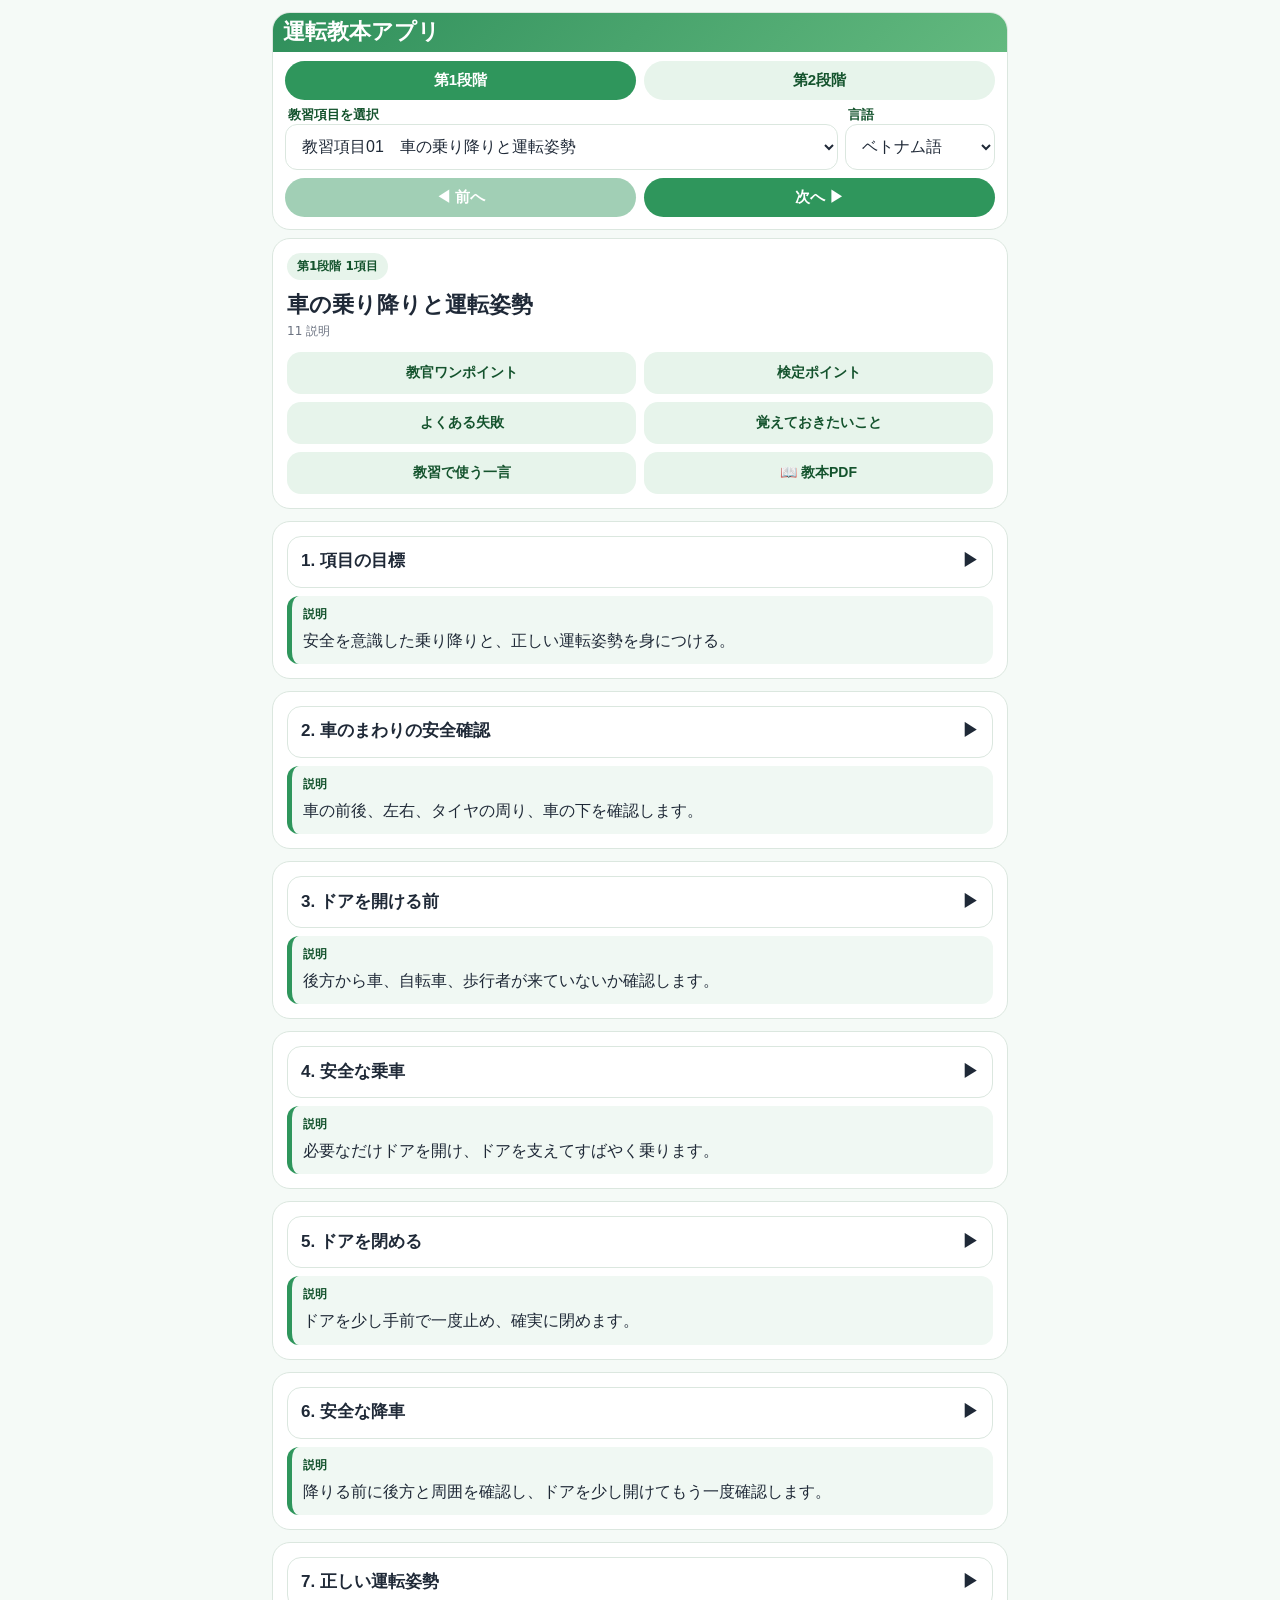
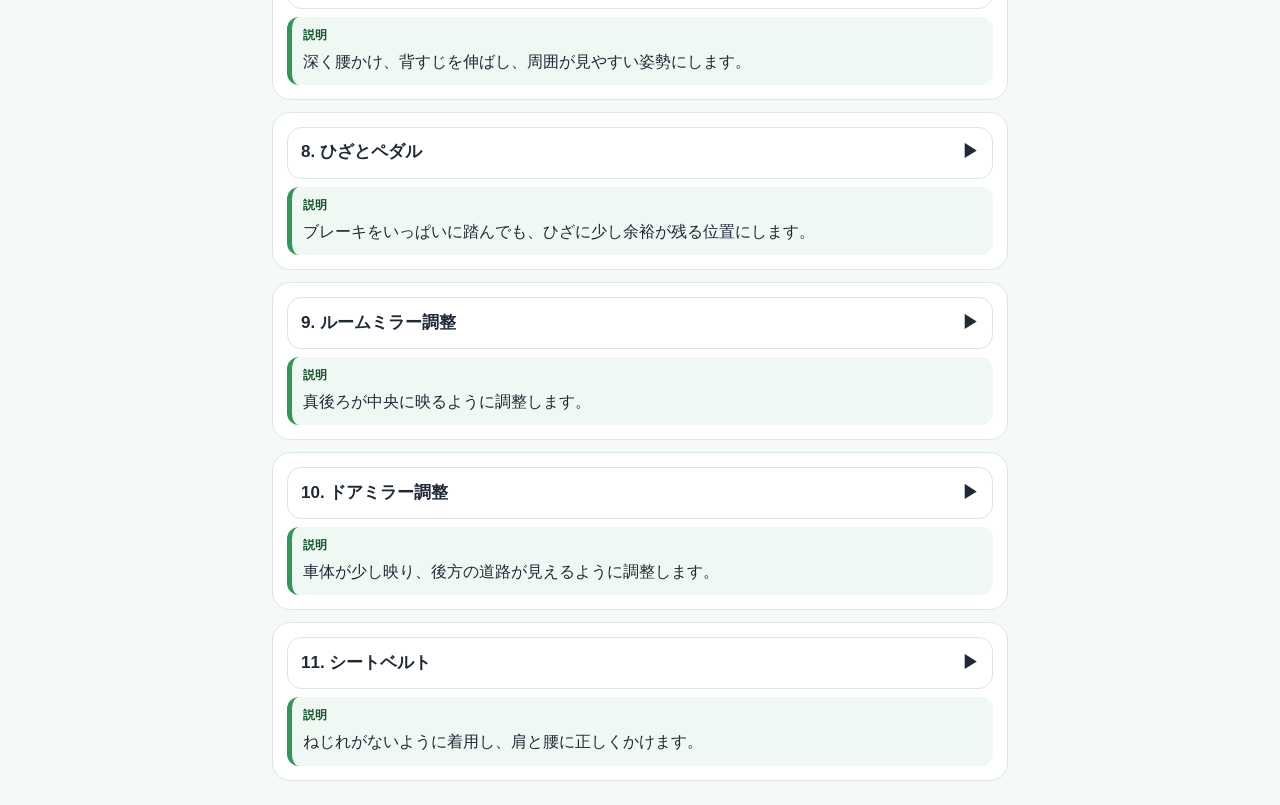
<file: docs/index.html>
<!doctype html>
<html lang="ja">
<head>
  <meta charset="utf-8">
  <meta name="viewport" content="width=device-width,initial-scale=1">
  <title>運転教本アプリ</title>
  <link rel="stylesheet" href="./style.css">
  <link rel="stylesheet" href="./pdf-viewer.css">
  <link rel="manifest" href="./manifest.json">
</head>
<body>
<main class="wrap">
  <section class="menu-card">
    <div class="app-title">運転教本アプリ</div>

    <div class="menu-body">
      <div class="stage-tabs">
        <button id="stage1" class="stage active" data-stage="1">第1段階</button>
        <button id="stage2" class="stage" data-stage="2">第2段階</button>
      </div>

      <div class="toolbar">
        <div>
          <div class="field-label">教習項目を選択</div>
          <select id="itemSelect"></select>
        </div>
        <div>
          <div class="field-label">言語</div>
          <select id="lang">
            <option value="vi">ベトナム語</option>
            <option value="en">英語</option>
            <option value="zh">中国語</option>
            <option value="pt">ポルトガル語</option>
          </select>
        </div>
      </div>

      <div class="nav-row">
        <button id="prevBtn">◀ 前へ</button>
        <button id="nextBtn">次へ ▶</button>
      </div>
    </div>
  </section>

  <div class="content-layout">
    <div class="lesson-pane">
      <section class="card" id="headerCard"></section>
      <section id="list"></section>
    </div>

    <div id="splitDivider" class="split-divider" role="separator" aria-orientation="vertical" aria-label="説明とPDFの幅を調整" tabindex="0">
      <span class="split-divider-handle" aria-hidden="true"></span>
    </div>

    <aside id="pdfSidePanel" class="pdf-side-panel" aria-hidden="true">
      <div class="pdf-side-header">
        <strong id="pdfSideTitle">教本PDF</strong>
        <div class="pdf-side-actions">
          <div class="pdf-zoom-controls" aria-label="PDFの表示倍率">
            <button id="pdfZoomOutBtn" type="button" aria-label="PDFを縮小">−</button>
            <button id="pdfZoomResetBtn" type="button" aria-label="PDFを100パーセントに戻す">100%</button>
            <button id="pdfZoomInBtn" type="button" aria-label="PDFを拡大">＋</button>
          </div>
          <button id="pdfFullscreenBtn" type="button" aria-label="PDFを全画面で開く">⛶ 全画面</button>
          <button id="pdfSideCloseBtn" type="button" aria-label="PDFを閉じる">✕ 閉じる</button>
        </div>
      </div>
      <div id="pdfRenderArea" class="pdf-render-area" aria-live="polite">
        <div class="pdf-status">PDFを読み込んでいます…</div>
      </div>
    </aside>
  </div>
</main>

<script src="./mobile-data.js"></script>
<script src="./data.js"></script>
<script src="./app.js"></script>
<script type="module" src="./pdf-viewer.js"></script>
</body>
</html>
</file>
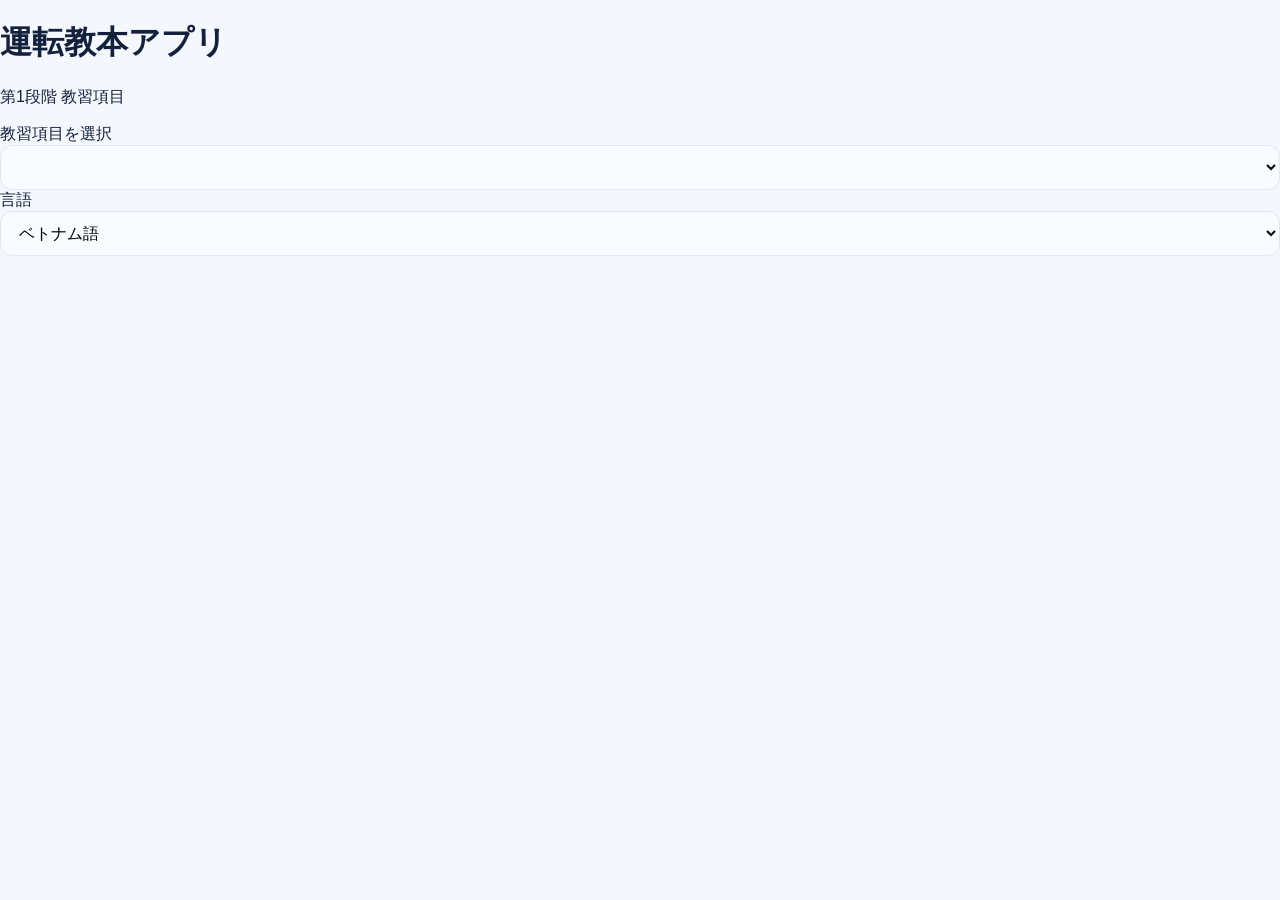
<file: textbook/index.html>
<!doctype html>
<html lang="ja">
<head>
  <meta charset="utf-8">
  <meta name="viewport" content="width=device-width, initial-scale=1">
  <title>運転教本アプリ</title>
  <link rel="stylesheet" href="./style.css">
</head>
<body>
  <header class="app-header">
    <h1>運転教本アプリ</h1>
    <p>第1段階 教習項目</p>
  </header>

  <main class="app">
    <section class="controls">
      <label>
        教習項目を選択
        <select id="itemSelect"></select>
      </label>

      <label>
        言語
        <select id="langSelect">
          <option value="vi">ベトナム語</option>
          <option value="en">英語</option>
          <option value="zh">中国語</option>
          <option value="pt">ポルトガル語</option>
        </select>
      </label>
    </section>

    <section class="toggle-area" id="toggleArea"></section>

    <section id="content"></section>
  </main>

  <script src="./data.js"></script>
  <script src="./app.js"></script>
</body>
</html>
</file>
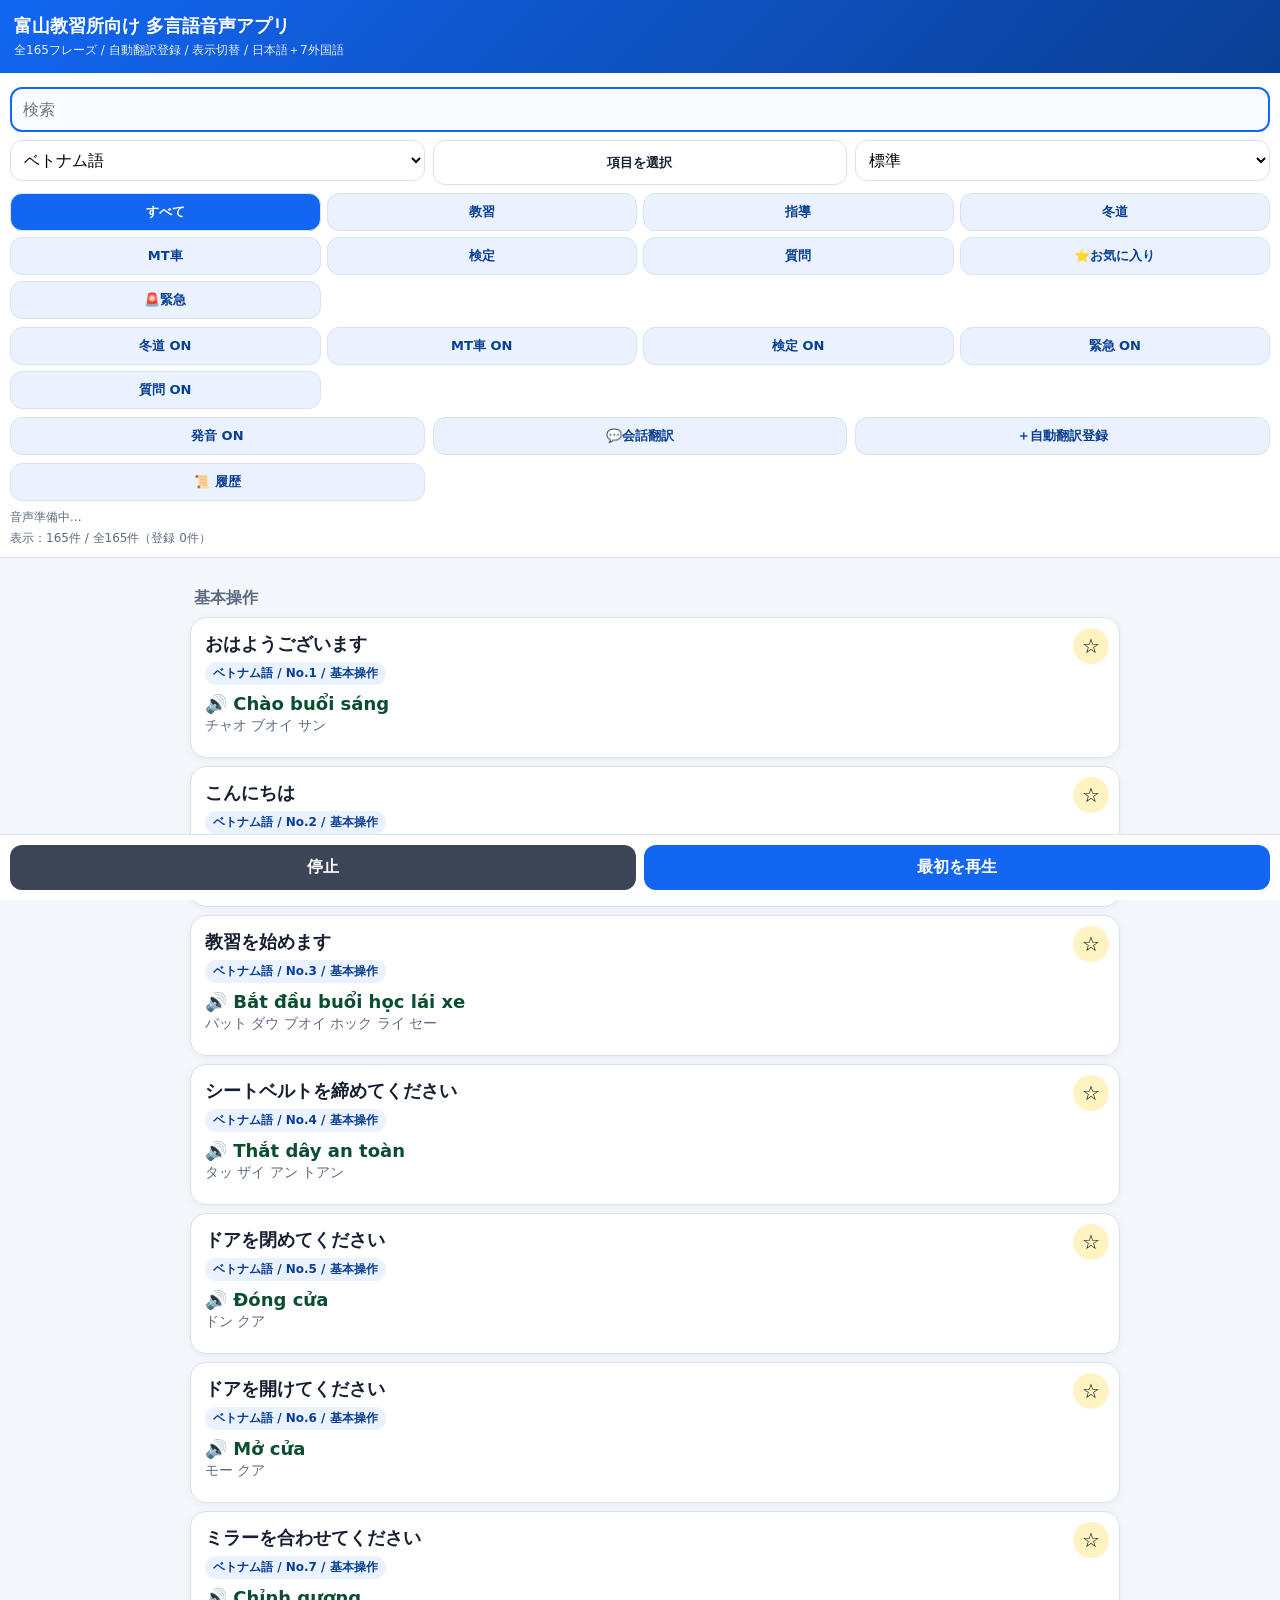
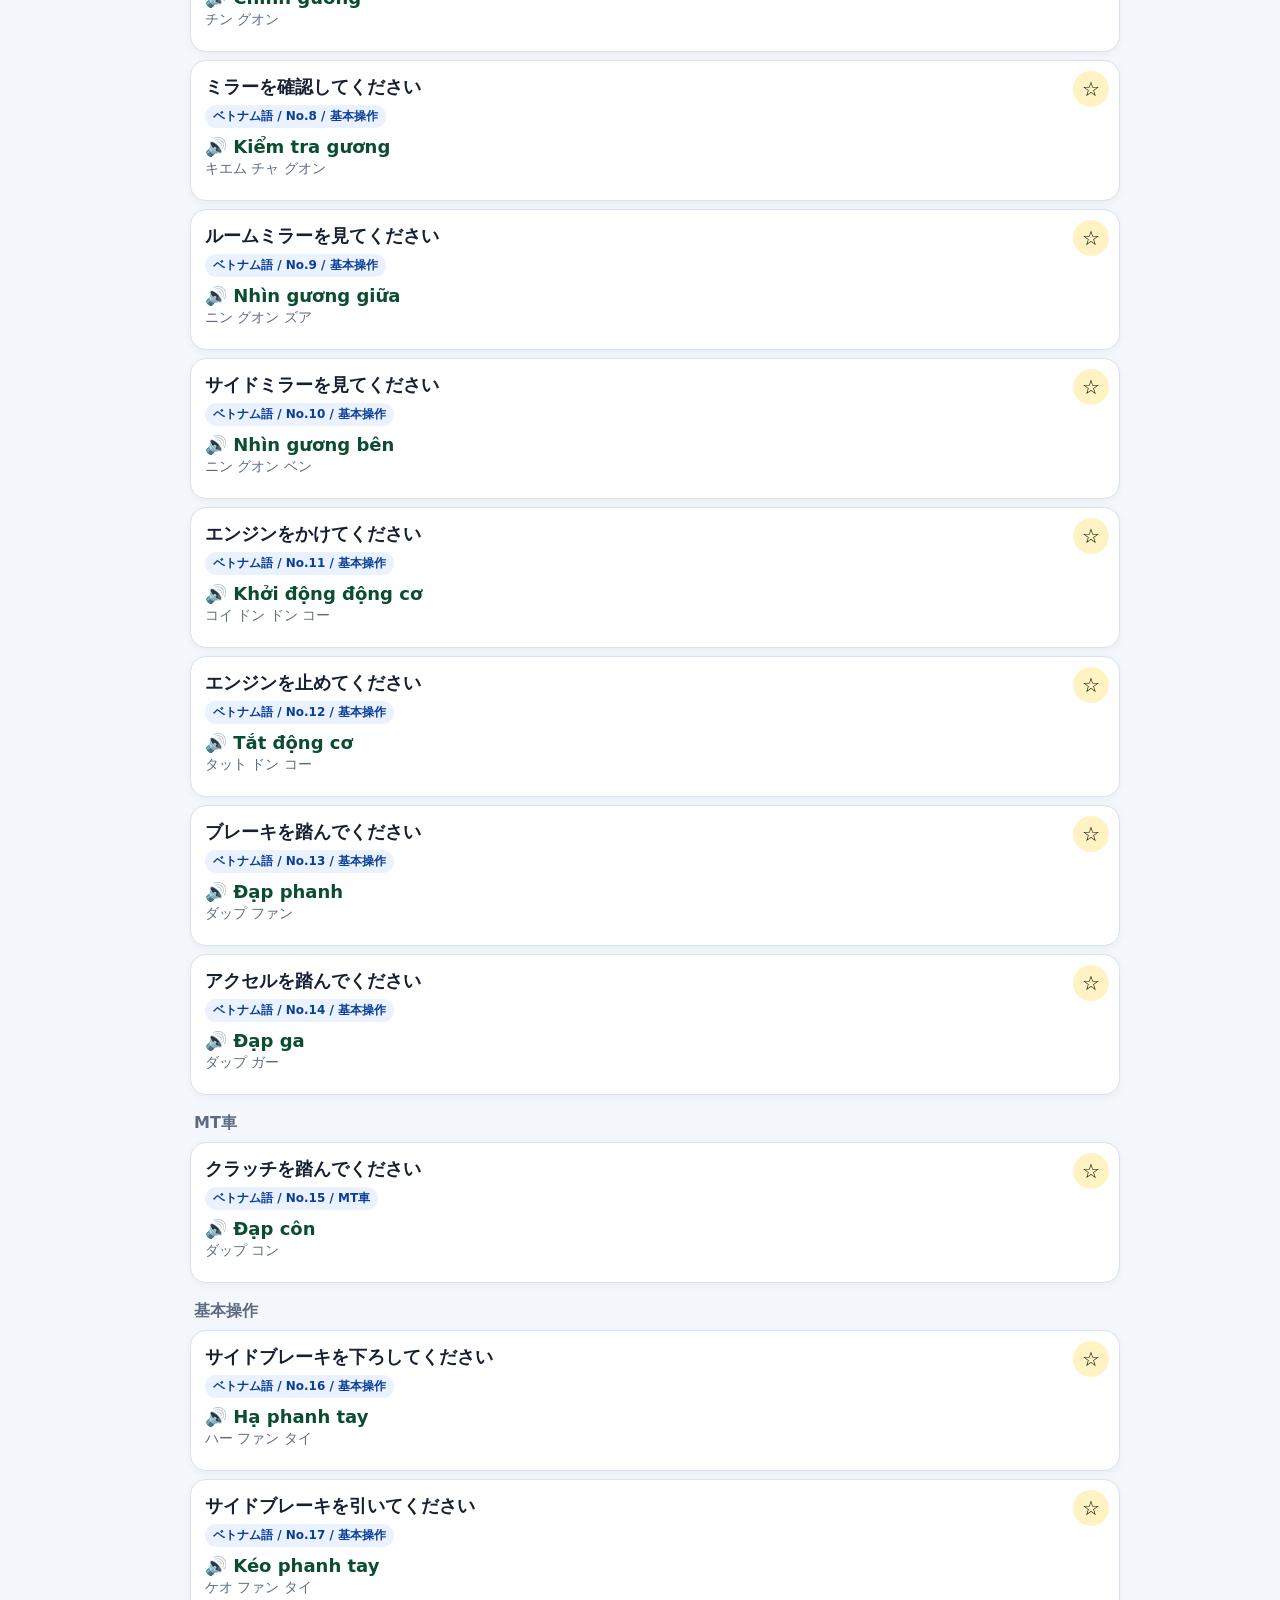
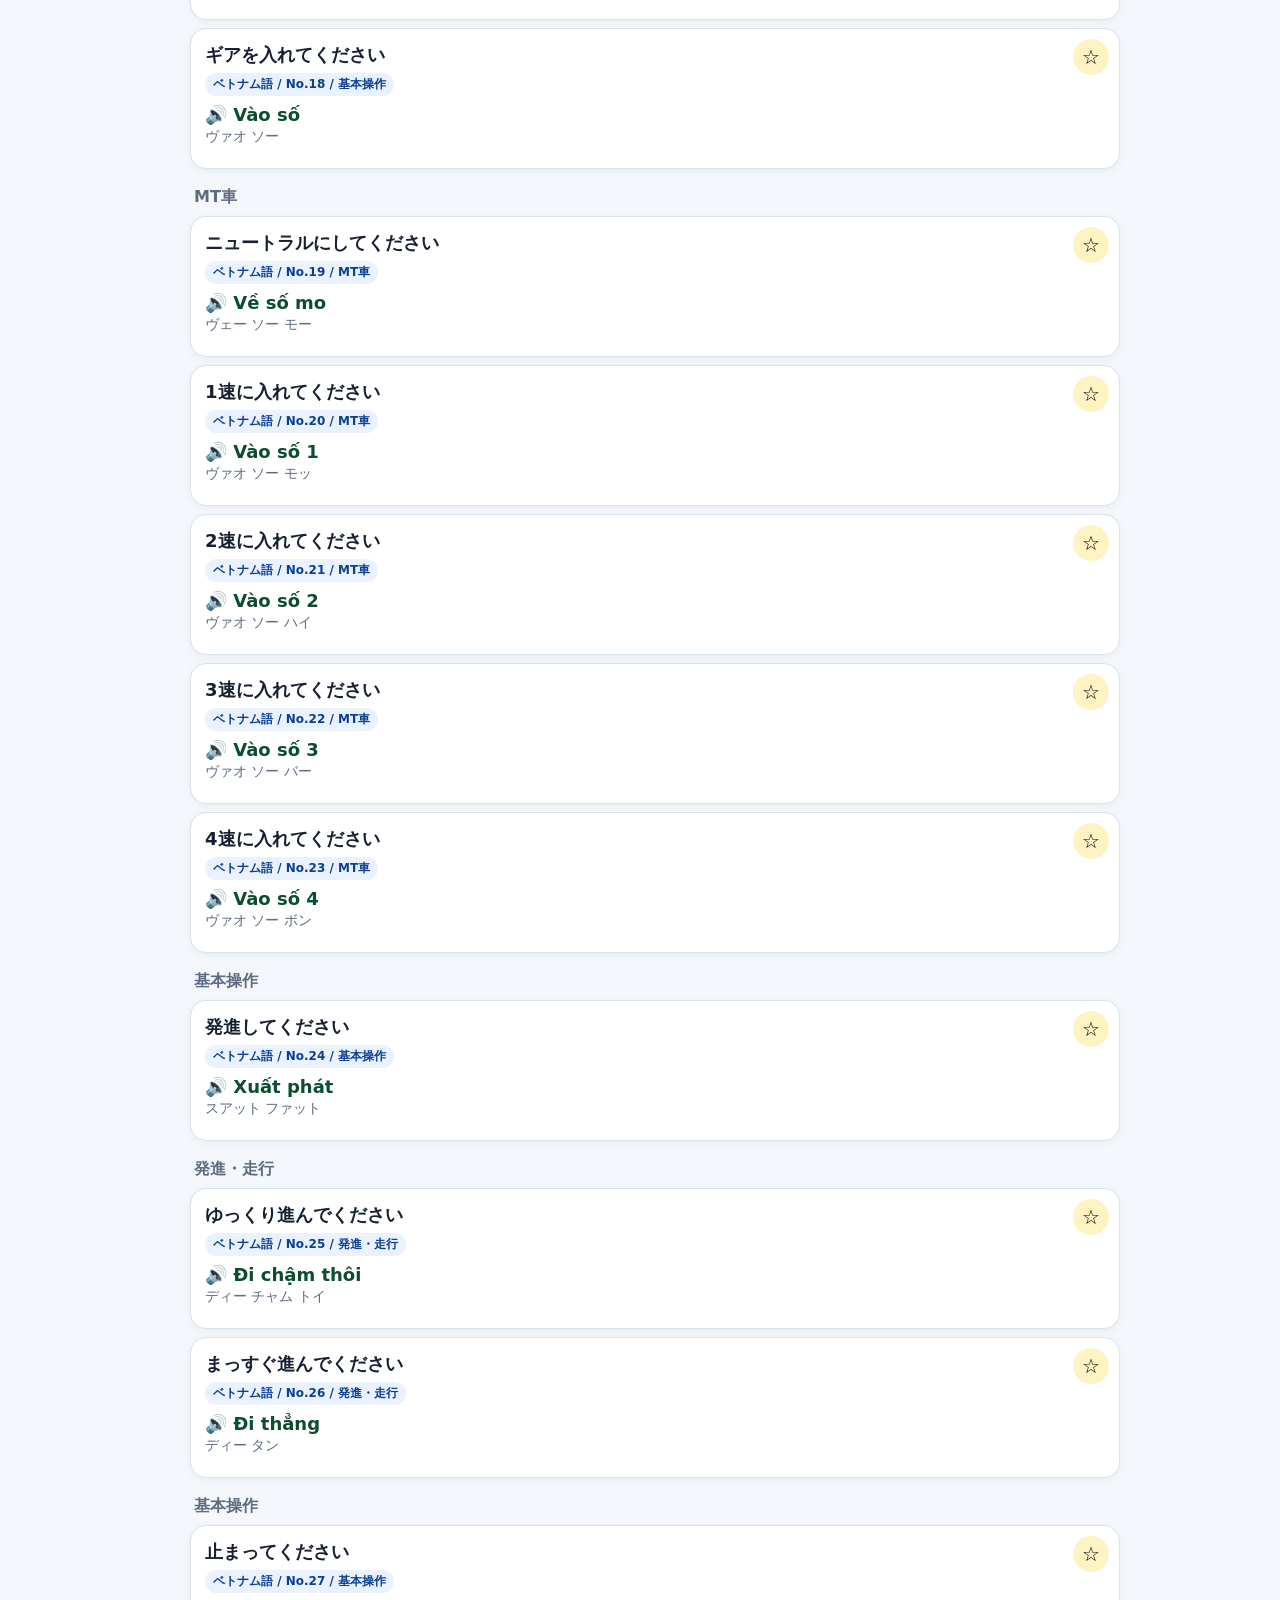
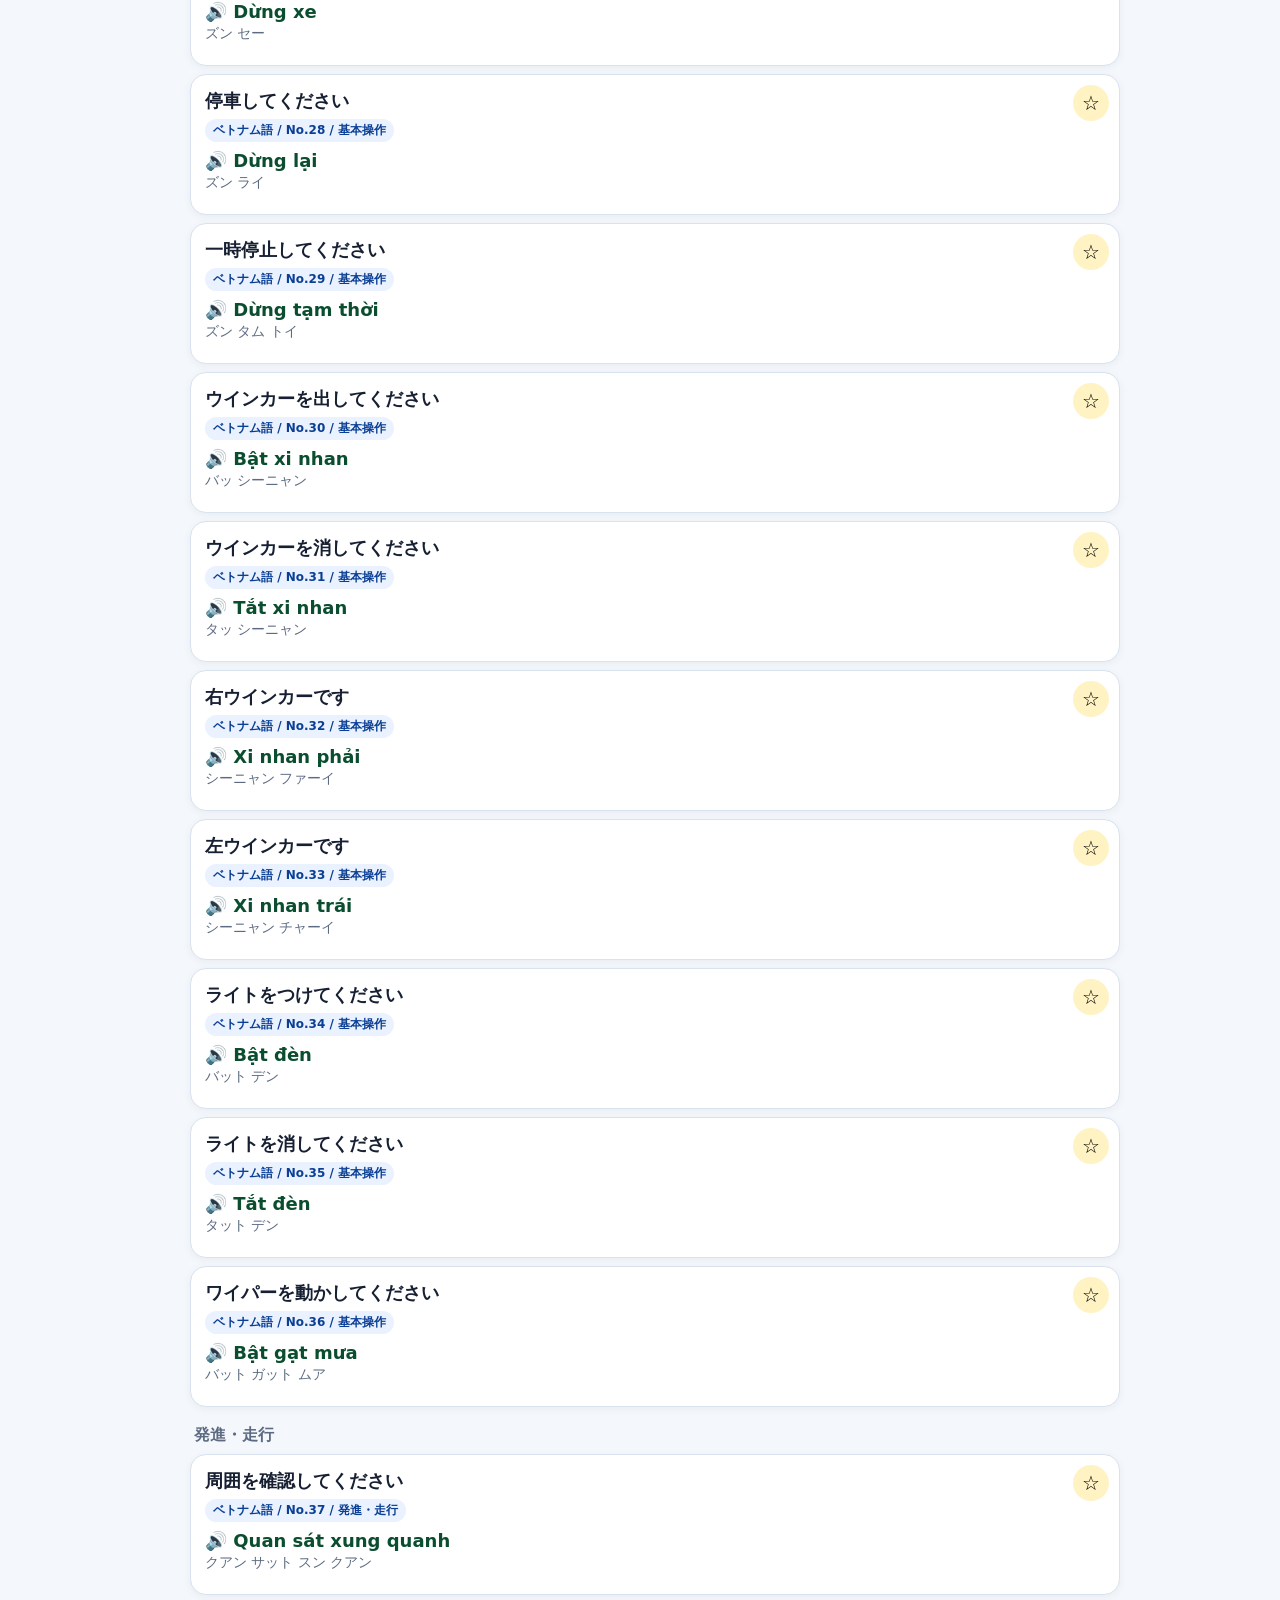
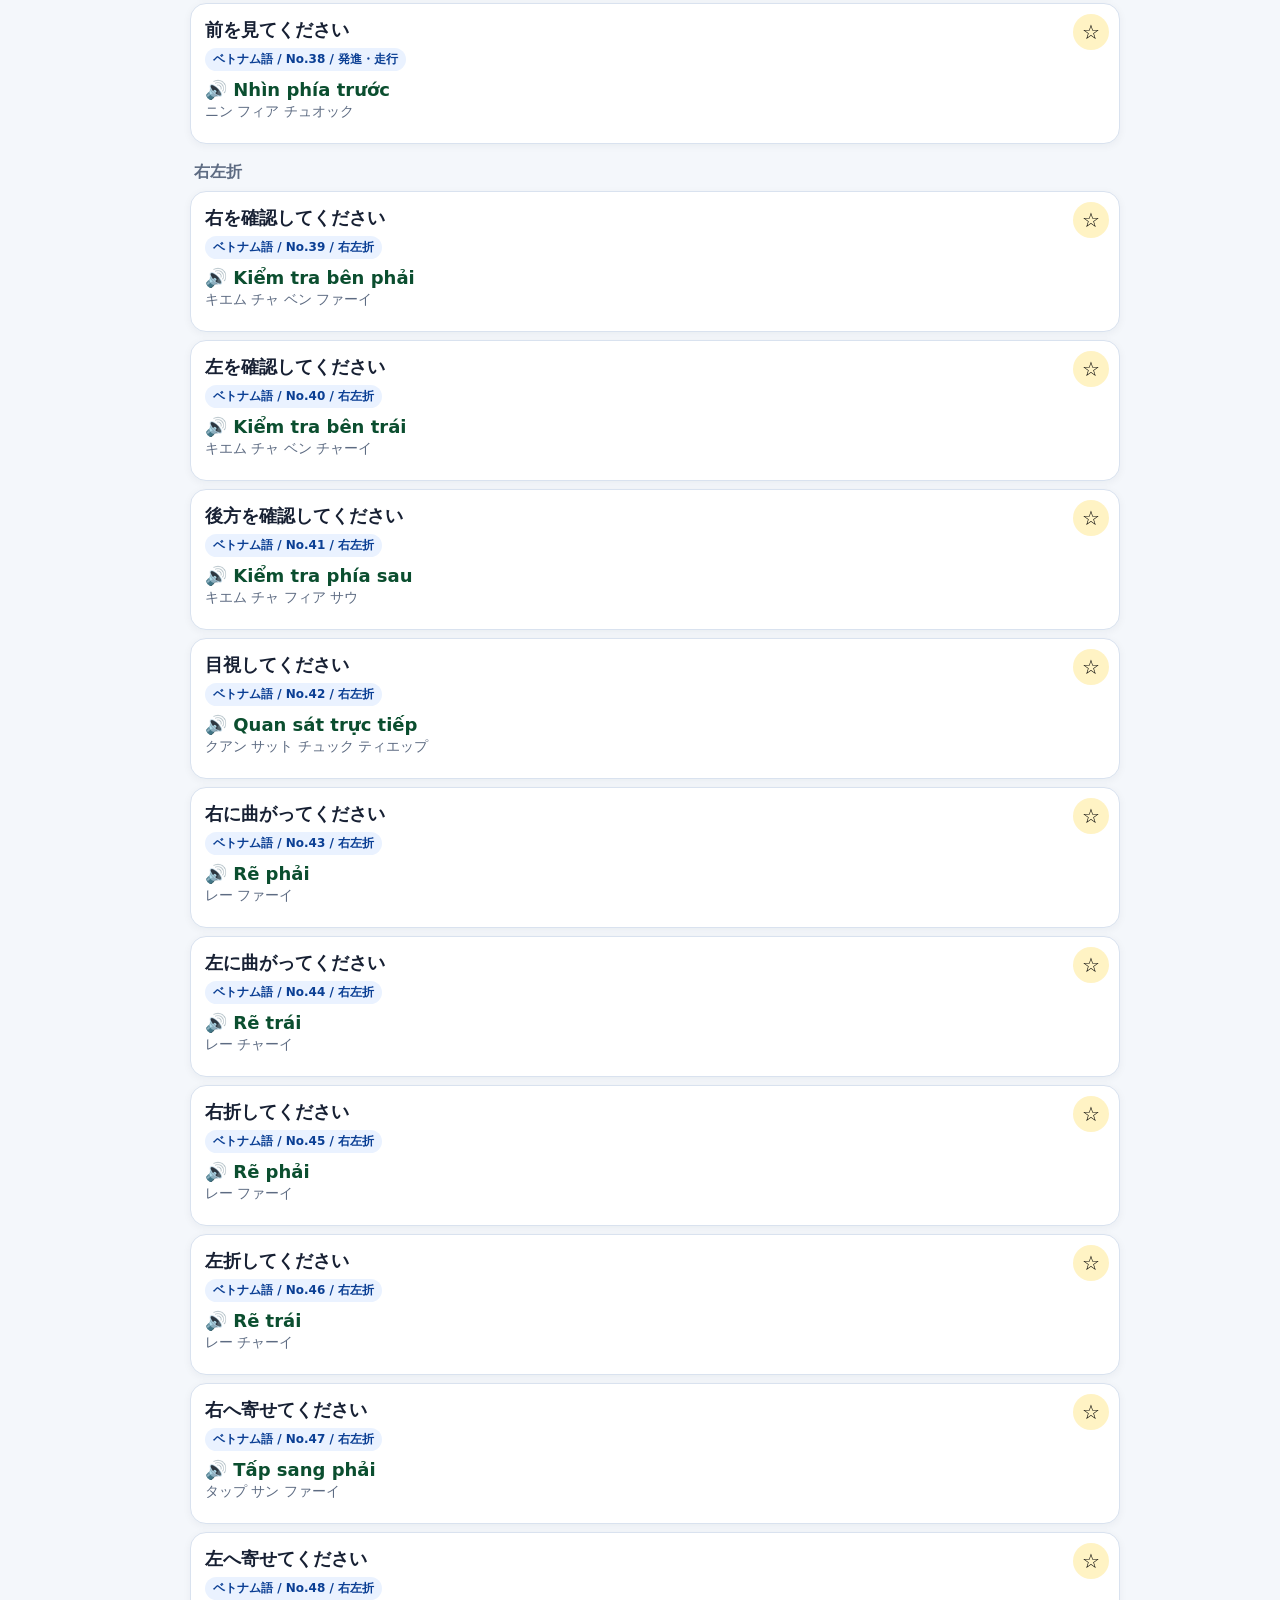
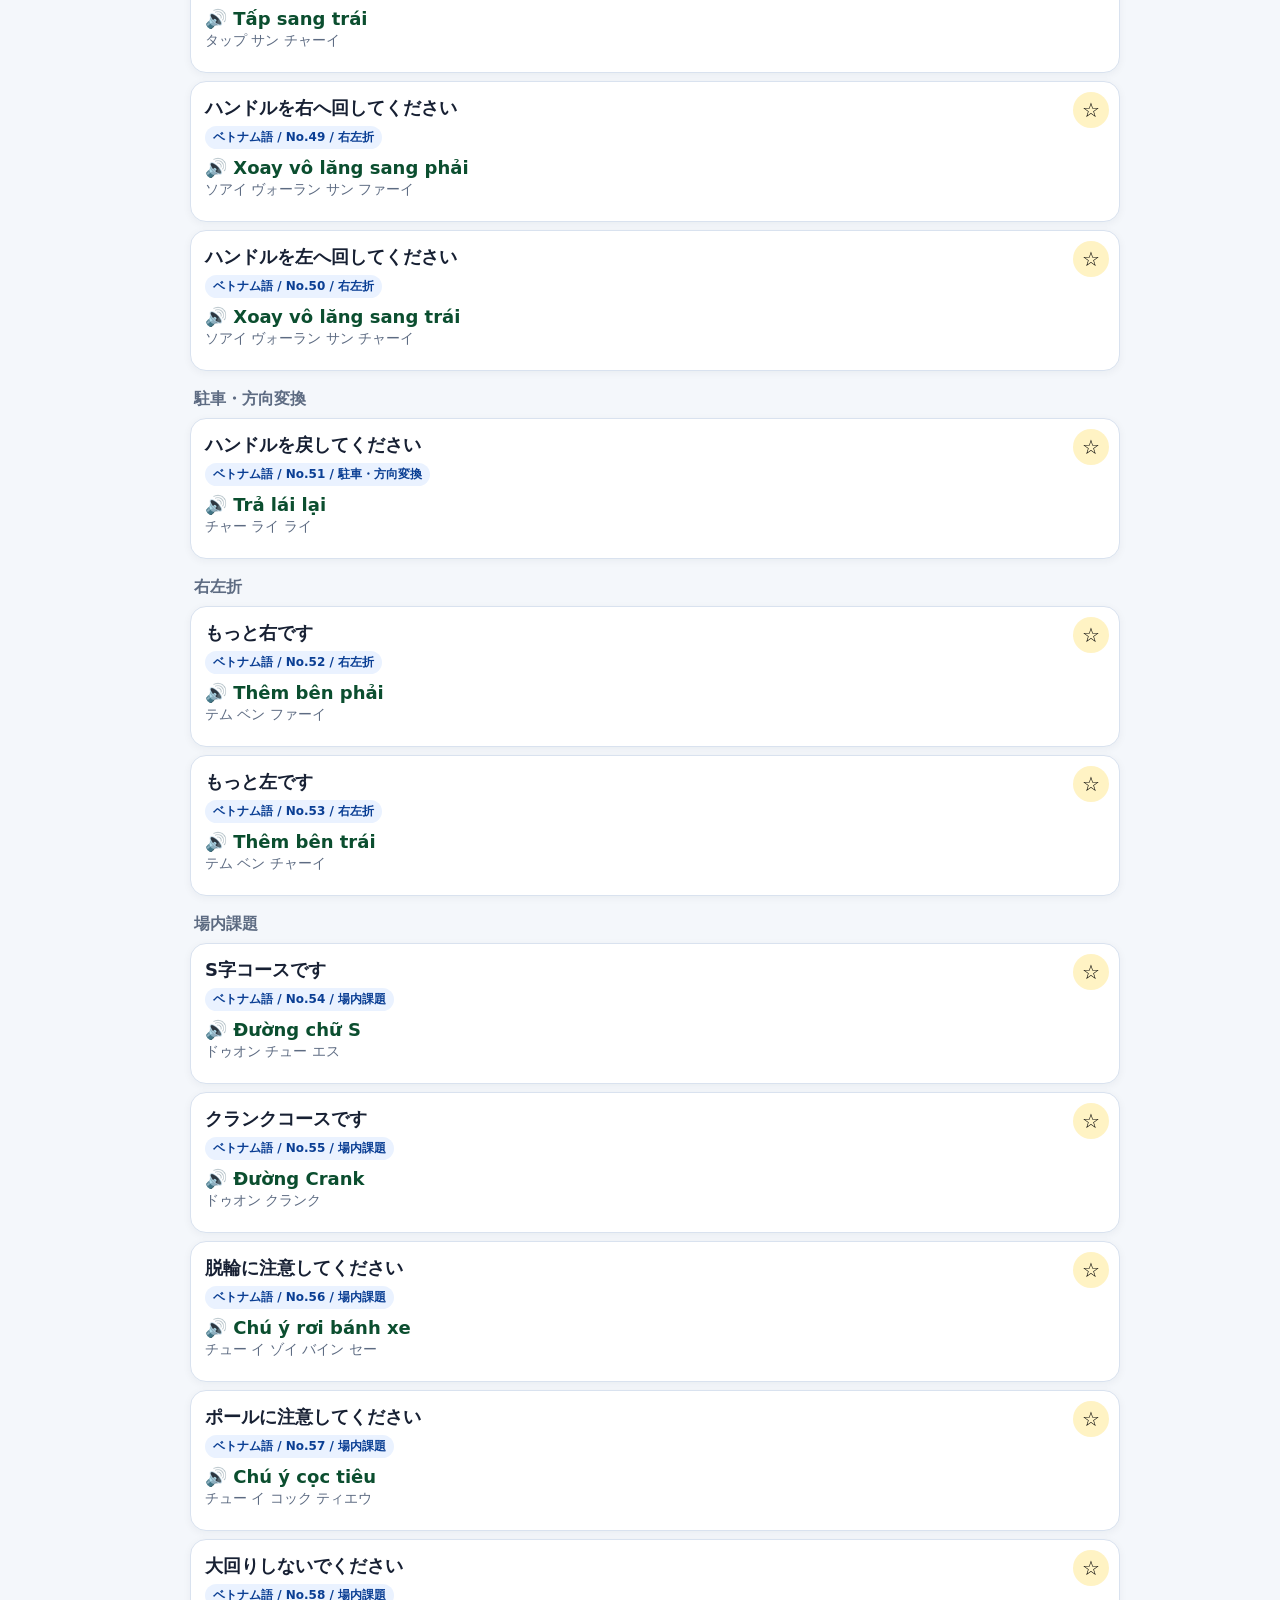
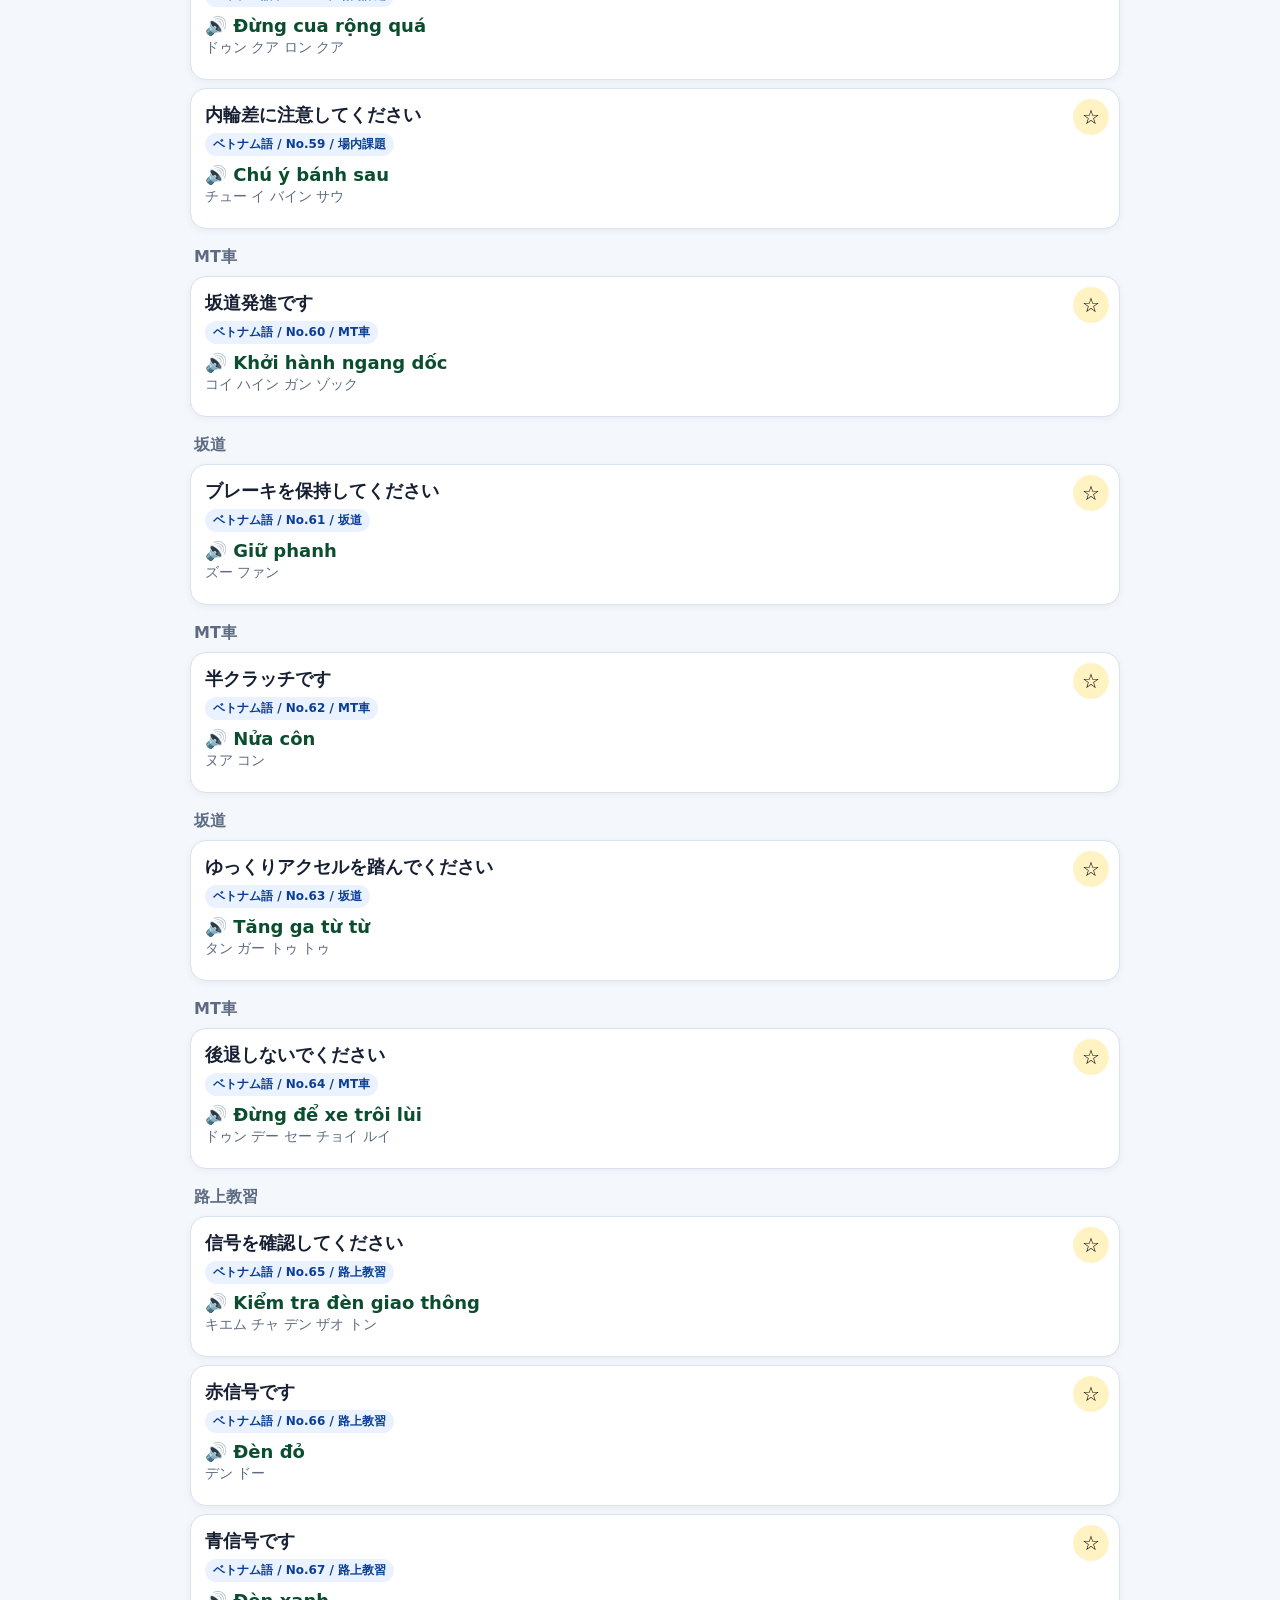
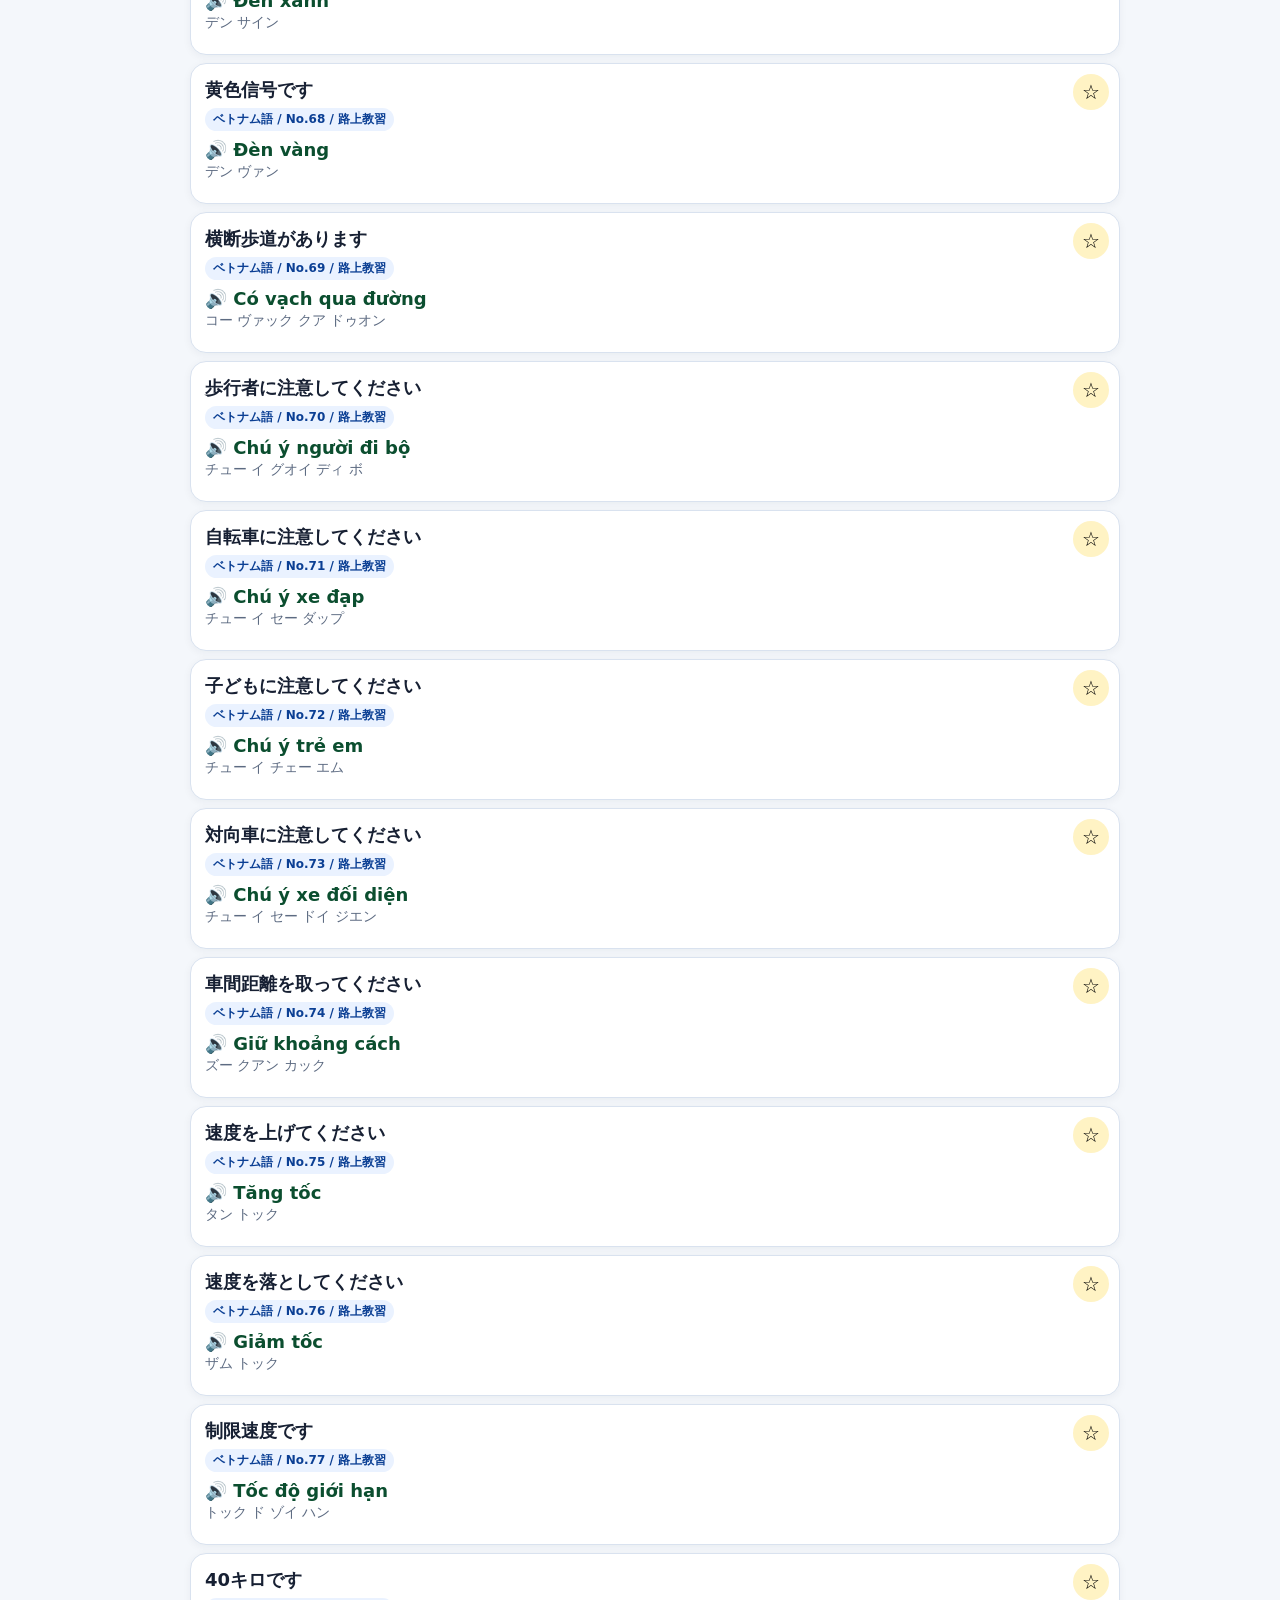
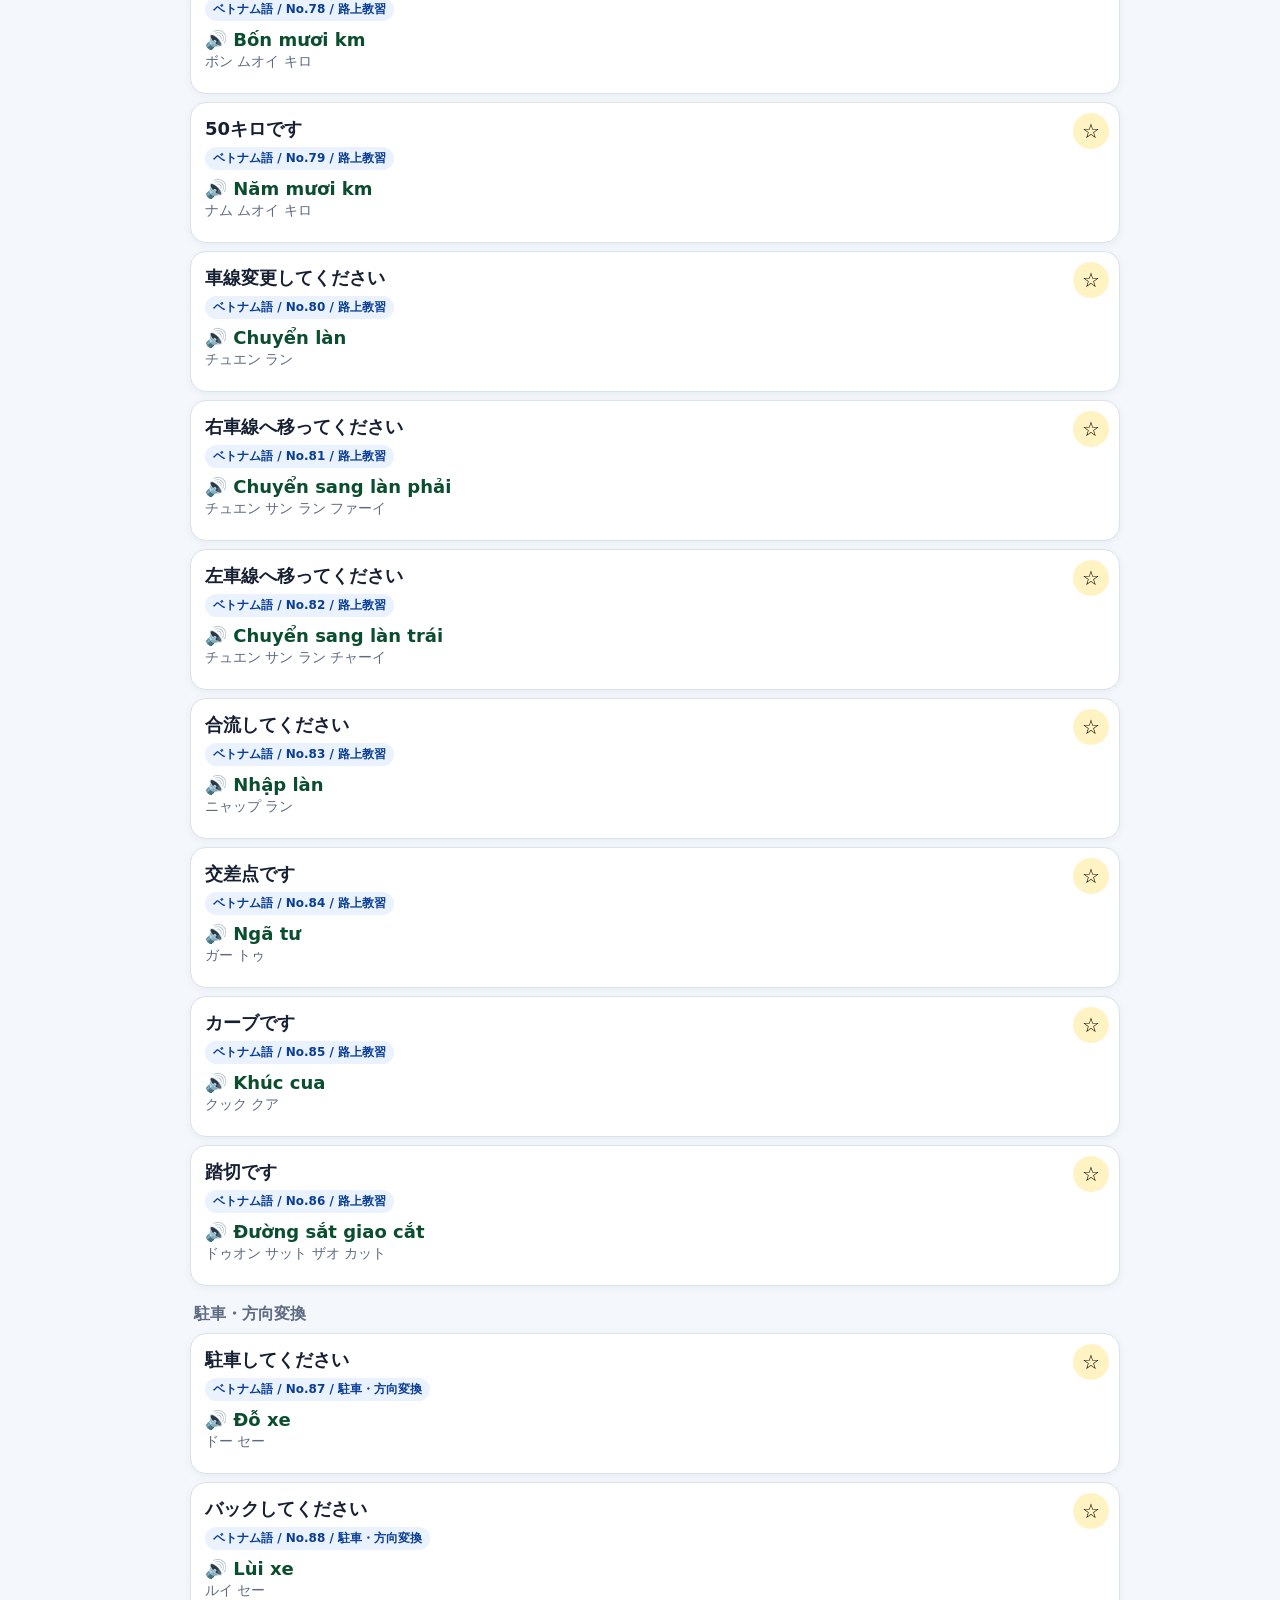
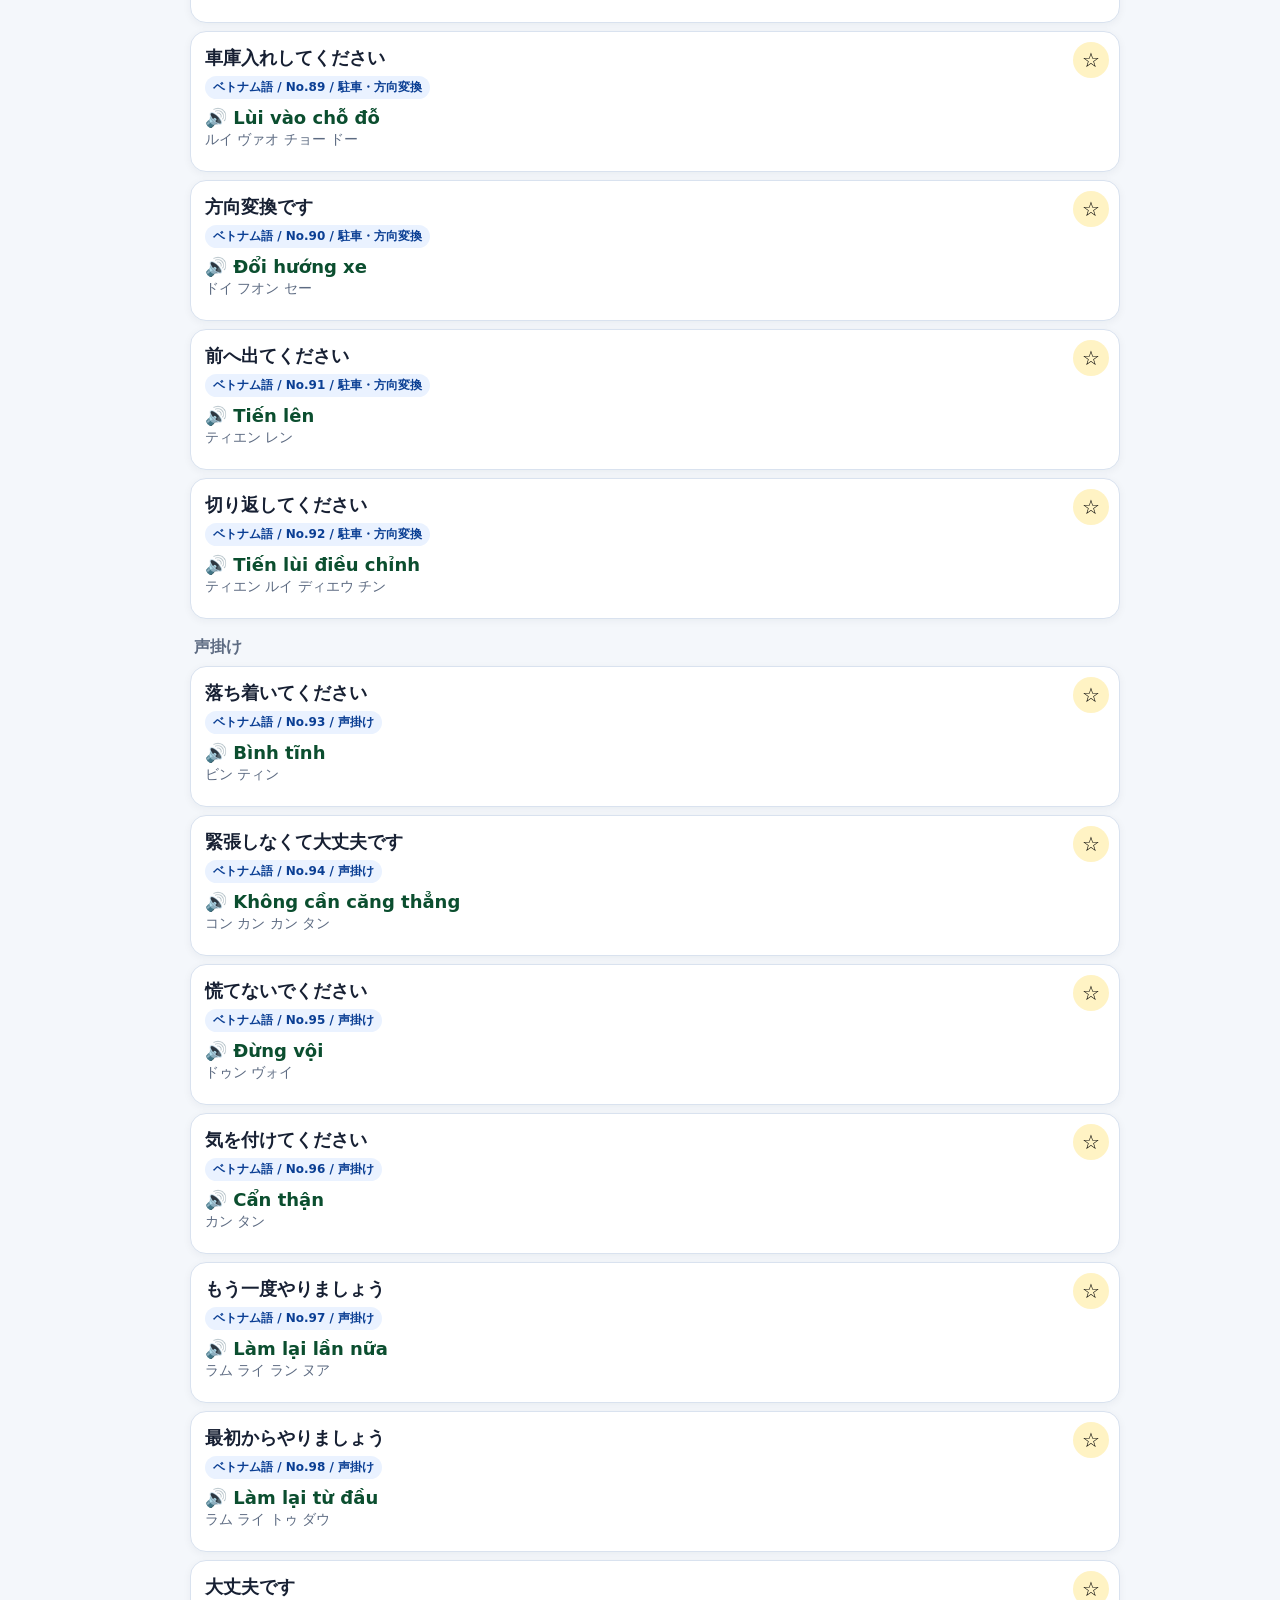
<file: docs/voice-google/index.html>
<!doctype html><html lang="ja"><head><meta charset="utf-8"><meta name="viewport" content="width=device-width,initial-scale=1"><title>教習翻訳 Google版</title><style>
body{margin:0;background:#f4f7fb;color:#172033;font-family:system-ui,-apple-system,"Noto Sans JP",sans-serif}header{position:sticky;top:0;background:linear-gradient(135deg,#1266f1,#0b3f94);color:white;padding:14px;z-index:5;transition:transform .22s ease,opacity .22s ease}header.hide{transform:translateY(-100%);opacity:0;pointer-events:none}h1{font-size:18px;margin:0 0 4px}.sub{font-size:12px;margin:0;opacity:.9}.toolbar{position:sticky;top:67px;background:white;padding:10px;border-bottom:1px solid #d9e2ef;z-index:4;transition:transform .22s ease,opacity .22s ease}.toolbar.hide{transform:translateY(-125%);opacity:0;pointer-events:none}input,select,button{font:inherit}input,select{width:100%;padding:9px;border:1px solid #d9e2ef;border-radius:12px;margin:4px 0;background:white}#q{font-size:16px;padding:11px;border:2px solid #1266f1;background:#f8fbff;width:65%}.searchRow{display:flex;gap:8px;align-items:center}.micbtn{width:72px;flex:none}.controls{display:grid;grid-template-columns:1fr 1fr 1fr;gap:8px}.modes,.filters{display:grid;grid-template-columns:repeat(4,1fr);gap:6px;margin:8px 0}.filters{display:none}body.allmode .filters{display:grid}.modes button,.filters button,.toolbtn{border:1px solid #d9e2ef;border-radius:12px;background:#eaf2ff;color:#0b3f94;padding:9px 4px;font-weight:900;font-size:13px}.modes button.active{background:#1266f1;color:white}.filters button.off{background:#f1f3f6;color:#8490a3;text-decoration:line-through}.danger.active{background:#d61f2c!important}.tools{display:grid;grid-template-columns:1fr 1fr;gap:8px;margin:8px 0}main{padding:12px;max-width:900px;margin:auto}.note{background:#fff8df;border:1px solid #f0d98c;border-radius:12px;padding:10px;font-size:13px}.cat{font-weight:900;color:#5d6b82;margin:18px 4px 8px}.card{width:100%;text-align:left;background:white;border:1px solid #d9e2ef;border-radius:16px;margin:8px 0;padding:14px;box-shadow:0 2px 8px #1020400d;position:relative}.card.emergency{border:2px solid #d61f2c;background:#fff4f4}.jp{font-size:18px;font-weight:900;padding-right:46px}.target{margin-top:8px;font-size:18px;color:#0b4e2f;font-weight:900}.ruby{margin-top:3px;font-size:14px;color:#5d6b82}.badge{font-size:12px;color:#0b3f94;background:#eaf2ff;border-radius:999px;padding:3px 8px;display:inline-block;margin-top:6px;font-weight:800}.fav{position:absolute;right:10px;top:10px;border:0;background:#fff3c4;border-radius:999px;width:36px;height:36px;font-size:20px}.footer{position:sticky;bottom:0;background:#fffffff2;border-top:1px solid #d9e2ef;padding:10px;display:grid;grid-template-columns:1fr 1fr;gap:8px}.big{border:0;border-radius:12px;padding:12px;color:white;background:#1266f1;font-weight:900}.stop{background:#3b4556}.status,.count{font-size:12px;color:#5d6b82;margin-top:4px}.panel{display:none;background:white;border:1px solid #d9e2ef;border-radius:14px;padding:10px;margin-top:8px}.panel.show{display:block}.historyItem{border-bottom:1px solid #eef2f8;padding:8px 0;font-size:14px}@media(max-width:560px){.controls{grid-template-columns:1fr}.modes,.filters{grid-template-columns:repeat(3,1fr)}.tools{grid-template-columns:1fr}}
.formgrid{display:grid;grid-template-columns:1fr 1fr;gap:8px}
.formbtn{border:1px solid #d9e2ef;border-radius:12px;background:#eaf2ff;color:#0b3f94;padding:9px 4px;font-weight:900;font-size:13px}
.formbtn.primary{background:#1266f1;color:white}
.formbtn.warn{background:#fff3c4;color:#6a4b00}
.small{font-size:12px;color:#5d6b82}
.loading{opacity:.65}
.del{display:none;margin-top:8px;border:0;border-radius:10px;background:#9b1c31;color:white;padding:8px;font-weight:900}
.card.custom{border-color:#7a5cff}
.card.custom .del{display:inline-block}
@media(max-width:560px){.formgrid{grid-template-columns:1fr}}

.editbtn,.movebtn{border:0;border-radius:10px;background:#eaf2ff;color:#0b3f94;padding:8px 10px;font-weight:900;margin:6px 6px 0 0}
.movebtn{background:#f1f3f6;color:#3b4556}
.cardActions{margin-top:8px}
.editPanelTitle{font-weight:900;margin-bottom:6px}
.tools{grid-template-columns:1fr 1fr 1fr!important}

#editPanel.show{display:block;position:relative;z-index:20;margin:12px 0 16px;background:#ffffff}
#editPanel input,#editPanel select{font-size:16px}
body.editing .toolbar{position:relative;top:auto}
body.editing header{position:relative}

body:not(.adminMode) .adminOnly{display:none!important}
.adminBadge{display:none;background:#fff3c4;color:#6a4b00;border-radius:999px;padding:4px 10px;font-size:12px;font-weight:900;margin-top:6px}
body.adminMode .adminBadge{display:inline-block}
.adminExit{border:1px solid #d9e2ef;border-radius:12px;background:#fff3c4;color:#6a4b00;padding:9px 4px;font-weight:900;font-size:13px}

.backupBox{background:#f8fbff;border:1px dashed #1266f1;border-radius:14px;padding:10px;margin-top:10px}
.backupBox textarea{width:100%;min-height:120px;border:1px solid #d9e2ef;border-radius:12px;padding:8px;font-family:monospace;box-sizing:border-box}

.dragHandle{display:none;border:0;border-radius:10px;background:#3b4556;color:#fff;padding:8px 10px;font-weight:900;margin:6px 6px 0 0;touch-action:pan-y;cursor:grab}
body.favMode .dragHandle{display:inline-block}
.card.dragging{opacity:.55;transform:scale(.99)}
.card.dropTarget{outline:3px dashed #1266f1}

body.favMode .movebtn{display:none!important}
body.favMode .dragHandle{display:none!important}
body.favMode .card{touch-action:pan-y}
body.favMode .card::after{content:none!important;display:none!important}
body.favMode.adminMode .card::after{content:none!important;display:none!important}

.hidebtn{border:0;border-radius:10px;background:#fff3c4;color:#6a4b00;padding:8px 10px;font-weight:900;margin:6px 6px 0 0}
.hiddenListItem{border-bottom:1px solid #eef2f8;padding:10px 0;font-size:14px}
.hiddenBadge{background:#f1f3f6;color:#8490a3;border-radius:999px;padding:3px 8px;font-size:12px;font-weight:900}
body:not(.adminMode) .hidebtn{display:none!important}

.editOverlay{display:none;position:fixed;inset:0;background:rgba(0,0,0,.45);z-index:9999;padding:14px;box-sizing:border-box;overflow:auto}
.editOverlay.show{display:block}
.editModal{background:#fff;border-radius:18px;padding:14px;max-width:680px;margin:24px auto 80px;box-shadow:0 10px 30px rgba(0,0,0,.22)}
.editModalTitle{font-weight:900;font-size:18px;margin-bottom:8px}
.editModal input,.editModal select{font-size:16px;box-sizing:border-box}
body.modalOpen{overflow:hidden}
.editbtn{border:0;border-radius:10px;background:#eaf2ff;color:#0b3f94;padding:8px 10px;font-weight:900;margin:6px 6px 0 0}
body:not(.adminMode) .editbtn{display:none!important}

.addOverlay{display:none;position:fixed;inset:0;background:rgba(0,0,0,.45);z-index:9998;padding:14px;box-sizing:border-box;overflow:auto;-webkit-overflow-scrolling:touch}
.addOverlay.show{display:block}
.addModal{background:#fff;border-radius:18px;padding:14px;max-width:680px;margin:24px auto 100px;box-shadow:0 10px 30px rgba(0,0,0,.22)}
.addModalTitle{font-weight:900;font-size:18px;margin-bottom:8px}
.addModal input,.addModal select{font-size:16px;box-sizing:border-box}
.addModal .formgrid{display:grid;grid-template-columns:1fr 1fr;gap:8px}
@media(max-width:560px){.addModal .formgrid{grid-template-columns:1fr}}
body.modalOpen{overflow:hidden}

/* simple copy protection */
body, .card, .jp, .target, .ruby, .badge{
  -webkit-user-select:none;
  user-select:none;
  -webkit-touch-callout:none;
}
input, textarea{
  -webkit-user-select:text;
  user-select:text;
  -webkit-touch-callout:default;
}

.panelOverlay{display:none;position:fixed;inset:0;background:rgba(0,0,0,.45);z-index:9997;padding:14px;box-sizing:border-box;overflow:auto;-webkit-overflow-scrolling:touch}
.panelOverlay.show{display:block}
.panelModal{background:#fff;border-radius:18px;padding:14px;max-width:680px;margin:24px auto 100px;box-shadow:0 10px 30px rgba(0,0,0,.22)}
.panelModalTitle{font-weight:900;font-size:18px;margin-bottom:8px}
body.modalOpen{overflow:hidden}

.historyItem{cursor:pointer;border-bottom:1px solid #eef2f8;padding:10px 6px;border-radius:10px}
.historyItem:active{background:#eaf2ff}
.historyHint{font-size:12px;color:#8490a3;margin:6px 0 10px}

.histDeleteBtn{border:0;border-radius:10px;background:#fff4f4;color:#b00020;padding:6px 9px;font-weight:900;margin-left:8px}
.histRow{display:flex;align-items:center;justify-content:space-between;gap:8px;border-bottom:1px solid #eef2f8;padding:8px 0}
.histText{flex:1;padding:8px 6px;border-radius:10px}
.histText:active{background:#eaf2ff}

body.favMode .card{touch-action:pan-y}
.card.favDragging{opacity:.55;transform:scale(.99);outline:2px dashed #1266f1}

.multiCatBtn{border:1px solid #d9e2ef;border-radius:12px;background:#fff;color:#172033;padding:9px 8px;font-weight:900;font-size:13px}
.multiCatPanel{display:none;background:#fff;border:1px solid #d9e2ef;border-radius:14px;padding:10px;margin:8px 0;box-shadow:0 2px 8px #10204014}
.multiCatPanel.show{display:block}
.multiCatGrid{display:grid;grid-template-columns:1fr 1fr;gap:6px;max-height:220px;overflow:auto;-webkit-overflow-scrolling:touch}
.multiCatItem{display:flex;align-items:center;gap:6px;background:#f8fbff;border:1px solid #eef2f8;border-radius:10px;padding:7px;font-size:13px;font-weight:700}
.multiCatItem input{width:auto!important}
.multiCatActions{display:grid;grid-template-columns:1fr 1fr;gap:8px;margin-top:8px}
@media(max-width:560px){.multiCatGrid{grid-template-columns:1fr}}

/* single category hidden: use multi category only */
#cat{display:none!important}
label[for="cat"], .catLabel{display:none!important}
.multiCatBtn{width:100%;margin-top:4px}

/* category header cleanup */
.catHeader.hiddenByMulti{display:none!important}

.rubyToggleBtn{border:1px solid #d9e2ef;border-radius:12px;background:#fff;color:#172033;padding:9px 8px;font-weight:900;font-size:13px}
body.hideRuby .ruby{display:none!important}

/* ruby toggle beside search */
.rubyToggleBtn{border:1px solid #d9e2ef;border-radius:12px;background:#fff;color:#172033;padding:9px 8px;font-weight:900;font-size:13px}
.searchRubyRow{display:grid;grid-template-columns:1fr auto;gap:8px;align-items:center}
body.hideRuby .ruby{display:none!important}
.extraRuby{font-size:13px;color:#6b7588;margin-top:4px}
body.hideRuby .extraRuby{display:none!important}

/* ruby toggle button in search-button position */
.rubyToggleBtn{border:1px solid #d9e2ef;border-radius:12px;background:#fff;color:#172033;padding:9px 8px;font-weight:900;font-size:13px;white-space:nowrap}
body.hideRuby .ruby{display:none!important}
body.hideRuby .extraRuby{display:none!important}

/* ruby button optimized placement */
.searchRubyRow{display:block!important}
#q{width:100%!important;box-sizing:border-box}
.rubyToggleBtn{border:0;border-radius:12px;background:#eaf2ff;color:#0b3f94;padding:9px 8px;font-weight:900;font-size:13px;white-space:nowrap}
body.hideRuby .ruby{display:none!important}
body.hideRuby .extraRuby{display:none!important}

/* fixed pronunciation button */
.rubyToggleBtn{
  min-width:0!important;
  width:auto!important;
  text-align:center!important;
  border:0!important;
  border-radius:12px!important;
  background:#eaf2ff!important;
  color:#0b3f94!important;
  padding:9px 8px!important;
  font-weight:900!important;
  font-size:13px!important;
  white-space:nowrap!important;
}
body.hideRuby .ruby{display:none!important}
body.hideRuby .extraRuby{display:none!important}

/* pronunciation button same as other menu buttons */
.rubyToggleBtn{
  width:auto!important;
  min-width:0!important;
  text-align:center!important;
  border:1px solid #d9e2ef!important;
  border-radius:12px!important;
  background:#eaf2ff!important;
  color:#0b3f94!important;
  padding:9px 8px!important;
  font-weight:900!important;
  font-size:13px!important;
  white-space:nowrap!important;
  box-sizing:border-box!important;
}

/* conversation translation modal */
.convOverlay{display:none;position:fixed;inset:0;background:rgba(0,0,0,.45);z-index:9996;padding:14px;box-sizing:border-box;overflow:auto;-webkit-overflow-scrolling:touch}
.convOverlay.show{display:block}
.convModal{background:#fff;border-radius:18px;padding:14px;max-width:680px;margin:24px auto 100px;box-shadow:0 10px 30px rgba(0,0,0,.22)}
.convModalTitle{font-weight:900;font-size:18px;margin-bottom:8px}
.convModal textarea,.convModal select{font-size:16px;box-sizing:border-box;width:100%}
.convModal textarea{min-height:92px;border:1px solid #d9e2ef;border-radius:12px;padding:10px}
.convResult{background:#f8fbff;border:1px solid #eef2f8;border-radius:14px;padding:12px;margin-top:10px;font-size:17px;line-height:1.6}
.convSmall{font-size:12px;color:#8490a3;margin-top:6px}
.convActions{display:grid;grid-template-columns:1fr 1fr;gap:8px;margin-top:8px}
.convActions3{display:grid;grid-template-columns:1fr 1fr 1fr;gap:8px;margin-top:8px}
@media(max-width:560px){.convActions3{grid-template-columns:1fr}}

/* conversation simple mode */
.convActions{display:grid;grid-template-columns:1fr 1fr;gap:8px;margin-top:8px}
.convModal textarea{min-height:110px}

/* translate-and-play / history replay patch */
button:disabled{opacity:.65;filter:grayscale(.15)}
.histReplayBtn{border:0;border-radius:10px;background:#1266f1;color:white;padding:8px 10px;font-weight:900;margin-top:6px}
.histText{cursor:pointer}


/* 履歴表示シンプル化 */
.simpleHistRow{border-bottom:1px solid #eef2f8;padding:10px 0}
.histJp{font-weight:900;color:#172033;line-height:1.45}
.histForeign{font-weight:800;color:#0b4e2f;line-height:1.45;margin-top:4px;white-space:pre-wrap}
.histBtns{display:flex;gap:8px;margin-top:8px}
.histReplayBtn{border:0;border-radius:10px;background:#1266f1;color:white;padding:8px 12px;font-weight:900}
.histDeleteBtn{border:0;border-radius:10px;background:#9b1c31;color:white;padding:8px 12px;font-weight:900}
.historyHint{font-size:12px;color:#5d6b82;margin:0 0 8px}

</style>
<link rel="manifest" href="./manifest.json">
<meta name="theme-color" content="#1266f1">
<meta name="apple-mobile-web-app-capable" content="yes">
<meta name="apple-mobile-web-app-title" content="教習音声アプリ">
<link rel="apple-touch-icon" href="./icon-512.png?v=pngicon1">
<link rel="icon" type="image/png" href="./icon-192.png?v=pngicon1">
</head><body>
<header><h1 id="appTitle">富山教習所向け 多言語音声アプリ</h1><p class="sub">全165フレーズ / 自動翻訳登録 / 表示切替 / 日本語＋7外国語</p><div id="adminBadge" class="adminBadge">編集モード ON</div></header><section class="toolbar"><div class="searchRow"><input id="q" placeholder="検索"></div><div class="controls"><select id="lang"><option value="vi">ベトナム語</option><option value="en">英語</option><option value="zh">中国語</option><option value="pt">ポルトガル語</option><option value="my">ミャンマー語</option><option value="id">インドネシア語</option><option value="ne">ネパール語</option></select><select id="cat"></select>
<button id="multiCatBtn" class="multiCatBtn" onclick="toggleMultiCatPanel()">項目を選択</button>
<div id="multiCatPanel" class="multiCatPanel">
  <div class="small">表示したい項目を選択できます。</div>
  <div id="multiCatGrid" class="multiCatGrid"></div>
  <div class="multiCatActions">
    <button class="formbtn" onclick="selectAllCategories()">すべて選択</button>
    <button class="formbtn" onclick="clearMultiCategories()">解除</button>
  </div>
</div>
<select id="rate"><option value="0.75">ゆっくり</option><option value="0.9" selected>標準</option><option value="1.05">少し速い</option></select></div><div class="modes"><button data-mode="すべて" class="active">すべて</button><button data-mode="教習">教習</button><button data-mode="指導">指導</button><button data-mode="冬道">冬道</button><button data-mode="MT車">MT車</button><button data-mode="検定">検定</button><button data-mode="質問">質問</button><button data-mode="お気に入り">⭐お気に入り</button><button data-mode="緊急" class="danger">🚨緊急</button></div><div class="filters"><button data-filter="冬道">冬道 ON</button><button data-filter="MT車">MT車 ON</button><button data-filter="検定">検定 ON</button><button data-filter="緊急">緊急 ON</button><button data-filter="質問">質問 ON</button></div><div class="tools"><button id="rubyToggleBtn" class="toolbtn rubyToggleBtn" onclick="toggleRubyDisplay()">発音 ON</button><button class="toolbtn" onclick="openConversationModal()">💬会話翻訳</button><button class="toolbtn" onclick="toggleAdd()">＋自動翻訳登録</button><button class="toolbtn adminOnly" onclick="toggleBackup()">💾バックアップ</button><button class="toolbtn adminOnly" onclick="toggleHiddenPanel()">👁非表示管理</button><button class="adminExit adminOnly" onclick="disableAdminMode()">編集終了</button><button class="toolbtn" onclick="toggleHistory()">📜 履歴</button></div><div id="status" class="status">音声準備中...</div><div id="count" class="count"></div>
<div id="addPanel" class="panel">
<b>新規フレーズ登録・自動翻訳</b>
<p class="small">日本語だけ入力して「7外国語へ自動翻訳」を押してください。翻訳結果を確認・修正してから登録できます。</p>
<div class="formgrid">
<select id="newMode"><option>教習</option><option>指導</option><option>冬道</option><option>MT車</option><option>検定</option><option>緊急</option><option>質問</option></select>
<input id="newCat" placeholder="項目：例）基本操作">
</div>
<input id="newJp" placeholder="日本語：例）ブレーキを構えましょう">
<div class="formgrid">
<button class="formbtn primary" onclick="autoTranslate()">7外国語へ自動翻訳</button>
<button class="formbtn warn" onclick="copyFromJapanese()">日本語を仮入力</button>
</div>
<input id="newVi" placeholder="ベトナム語">
<input id="newRuby" placeholder="カタカナ発音（必要なら手入力）">
<input id="newEn" placeholder="英語">
<input id="newZh" placeholder="中国語">
<input id="newPt" placeholder="ポルトガル語">
<input id="newMy" placeholder="ミャンマー語">
<input id="newId" placeholder="インドネシア語">
<input id="newNe" placeholder="ネパール語">
<div class="formgrid">
<button class="formbtn primary" onclick="addPhrase()">登録する</button>
<button class="formbtn" onclick="clearCustom()">登録フレーズ全削除</button>
</div>
</div>

<div id="editPanel" class="panel">
<div class="editPanelTitle">フレーズ編集</div>
<input type="hidden" id="editId">
<div class="formgrid">
<select id="editMode"><option>教習</option><option>指導</option><option>冬道</option><option>MT車</option><option>検定</option><option>緊急</option><option>質問</option></select>
<input id="editCat" placeholder="項目">
</div>
<input id="editJp" placeholder="日本語">
<input id="editVi" placeholder="ベトナム語">
<input id="editRuby" placeholder="カタカナ発音">
<input id="editEn" placeholder="英語">
<input id="editZh" placeholder="中国語">
<input id="editPt" placeholder="ポルトガル語">
<input id="editMy" placeholder="ミャンマー語">
<input id="editIdLang" placeholder="インドネシア語">
<input id="editNe" placeholder="ネパール語">
<div class="formgrid">
<button class="formbtn primary" onclick="saveEditPhrase()">編集を保存</button>
<button class="formbtn" onclick="closeEditPanel()">閉じる</button>
</div>
<p class="small">編集内容はこの端末に保存されます。元に戻すボタンで初期フレーズへ戻せます。</p>
</div>

<div id="backupPanel" class="panel adminOnly">
<b>バックアップ・復元</b>
<p class="small">編集内容・登録フレーズ・お気に入り順を保存できます。機種変更やChromeデータ消去対策に使えます。</p>
<div class="formgrid">
<button class="formbtn primary" onclick="exportBackup()">バックアップを作成</button>
<button class="formbtn" onclick="importBackup()">復元する</button>
</div>
<div class="backupBox">
<textarea id="backupText" placeholder="ここにバックアップデータが表示されます。復元する時はバックアップデータを貼り付けてください。"></textarea>
</div>
<div class="formgrid">
<button class="formbtn" onclick="copyBackupText()">コピー</button>
<button class="formbtn warn" onclick="downloadBackupFile()">ファイル保存</button>
</div>
</div>

<div id="hiddenPanel" class="panel adminOnly">
<b>非表示フレーズ管理</b>
<p class="small">非表示にしたフレーズをここから再表示できます。</p>
<div id="hiddenList"></div>
</div>
<div id="historyPanel" class="panel"></div></section><main><div id="list"></div></main><section class="footer"><button class="big stop" onclick="stopVoice()">停止</button><button class="big" onclick="playFirst()">最初を再生</button></section>
<script>
const BASE=[{"id": 1, "mode": "教習", "category": "基本操作", "jp": "おはようございます", "vi": "Chào buổi sáng", "en": "Good morning.", "zh": "早上好。", "pt": "Bom dia.", "ruby": "チャオ ブオイ サン"}, {"id": 2, "mode": "教習", "category": "基本操作", "jp": "こんにちは", "vi": "Xin chào", "en": "Hello.", "zh": "你好。", "pt": "Olá.", "ruby": "シン チャオ"}, {"id": 3, "mode": "教習", "category": "基本操作", "jp": "教習を始めます", "vi": "Bắt đầu buổi học lái xe", "en": "We will start the driving lesson.", "zh": "开始驾驶教习。", "pt": "Vamos começar a aula de direção.", "ruby": "バット ダウ ブオイ ホック ライ セー"}, {"id": 4, "mode": "教習", "category": "基本操作", "jp": "シートベルトを締めてください", "vi": "Thắt dây an toàn", "en": "Please fasten your seat belt.", "zh": "请系好安全带。", "pt": "Por favor, coloque o cinto de segurança.", "ruby": "タッ ザイ アン トアン"}, {"id": 5, "mode": "教習", "category": "基本操作", "jp": "ドアを閉めてください", "vi": "Đóng cửa", "en": "Please close the door.", "zh": "请关上车门。", "pt": "Por favor, feche a porta.", "ruby": "ドン クア"}, {"id": 6, "mode": "教習", "category": "基本操作", "jp": "ドアを開けてください", "vi": "Mở cửa", "en": "Please open the door.", "zh": "请打开车门。", "pt": "Por favor, abra a porta.", "ruby": "モー クア"}, {"id": 7, "mode": "教習", "category": "基本操作", "jp": "ミラーを合わせてください", "vi": "Chỉnh gương", "en": "Please adjust the mirrors.", "zh": "请调整后视镜。", "pt": "Por favor, ajuste os espelhos.", "ruby": "チン グオン"}, {"id": 8, "mode": "教習", "category": "基本操作", "jp": "ミラーを確認してください", "vi": "Kiểm tra gương", "en": "Please check the mirrors.", "zh": "请确认后视镜。", "pt": "Por favor, verifique os espelhos.", "ruby": "キエム チャ グオン"}, {"id": 9, "mode": "教習", "category": "基本操作", "jp": "ルームミラーを見てください", "vi": "Nhìn gương giữa", "en": "Please check the rearview mirror.", "zh": "请看车内后视镜。", "pt": "Por favor, olhe o espelho retrovisor interno.", "ruby": "ニン グオン ズア"}, {"id": 10, "mode": "教習", "category": "基本操作", "jp": "サイドミラーを見てください", "vi": "Nhìn gương bên", "en": "Please check the side mirror.", "zh": "请看侧后视镜。", "pt": "Por favor, olhe o espelho lateral.", "ruby": "ニン グオン ベン"}, {"id": 11, "mode": "教習", "category": "基本操作", "jp": "エンジンをかけてください", "vi": "Khởi động động cơ", "en": "Please start the engine.", "zh": "请启动发动机。", "pt": "Por favor, ligue o motor.", "ruby": "コイ ドン ドン コー"}, {"id": 12, "mode": "教習", "category": "基本操作", "jp": "エンジンを止めてください", "vi": "Tắt động cơ", "en": "Please turn off the engine.", "zh": "请关闭发动机。", "pt": "Por favor, desligue o motor.", "ruby": "タット ドン コー"}, {"id": 13, "mode": "教習", "category": "基本操作", "jp": "ブレーキを踏んでください", "vi": "Đạp phanh", "en": "Please press the brake.", "zh": "请踩刹车。", "pt": "Por favor, pise no freio.", "ruby": "ダップ ファン"}, {"id": 14, "mode": "教習", "category": "基本操作", "jp": "アクセルを踏んでください", "vi": "Đạp ga", "en": "Please press the accelerator.", "zh": "请踩油门。", "pt": "Por favor, pise no acelerador.", "ruby": "ダップ ガー"}, {"id": 15, "mode": "MT車", "category": "MT車", "jp": "クラッチを踏んでください", "vi": "Đạp côn", "en": "Please press the clutch.", "zh": "请踩离合器。", "pt": "Por favor, pise na embreagem.", "ruby": "ダップ コン"}, {"id": 16, "mode": "教習", "category": "基本操作", "jp": "サイドブレーキを下ろしてください", "vi": "Hạ phanh tay", "en": "Please release the parking brake.", "zh": "请放下手刹。", "pt": "Por favor, solte o freio de mão.", "ruby": "ハー ファン タイ"}, {"id": 17, "mode": "教習", "category": "基本操作", "jp": "サイドブレーキを引いてください", "vi": "Kéo phanh tay", "en": "Please apply the parking brake.", "zh": "请拉手刹。", "pt": "Por favor, puxe o freio de mão.", "ruby": "ケオ ファン タイ"}, {"id": 18, "mode": "教習", "category": "基本操作", "jp": "ギアを入れてください", "vi": "Vào số", "en": "Please put it in gear.", "zh": "请挂档。", "pt": "Por favor, coloque a marcha.", "ruby": "ヴァオ ソー"}, {"id": 19, "mode": "MT車", "category": "MT車", "jp": "ニュートラルにしてください", "vi": "Về số mo", "en": "Please put it in neutral.", "zh": "请挂空档。", "pt": "Por favor, coloque em ponto morto.", "ruby": "ヴェー ソー モー"}, {"id": 20, "mode": "MT車", "category": "MT車", "jp": "1速に入れてください", "vi": "Vào số 1", "en": "Please shift into first gear.", "zh": "请挂一档。", "pt": "Por favor, coloque a primeira marcha.", "ruby": "ヴァオ ソー モッ"}, {"id": 21, "mode": "MT車", "category": "MT車", "jp": "2速に入れてください", "vi": "Vào số 2", "en": "Please shift into second gear.", "zh": "请挂二档。", "pt": "Por favor, coloque a segunda marcha.", "ruby": "ヴァオ ソー ハイ"}, {"id": 22, "mode": "MT車", "category": "MT車", "jp": "3速に入れてください", "vi": "Vào số 3", "en": "Please shift into third gear.", "zh": "请挂三档。", "pt": "Por favor, coloque a terceira marcha.", "ruby": "ヴァオ ソー バー"}, {"id": 23, "mode": "MT車", "category": "MT車", "jp": "4速に入れてください", "vi": "Vào số 4", "en": "Please shift into fourth gear.", "zh": "请挂四档。", "pt": "Por favor, coloque a quarta marcha.", "ruby": "ヴァオ ソー ボン"}, {"id": 24, "mode": "教習", "category": "基本操作", "jp": "発進してください", "vi": "Xuất phát", "en": "Please start moving.", "zh": "请起步。", "pt": "Por favor, comece a andar.", "ruby": "スアット ファット"}, {"id": 25, "mode": "教習", "category": "発進・走行", "jp": "ゆっくり進んでください", "vi": "Đi chậm thôi", "en": "Please go slowly.", "zh": "请慢慢行驶。", "pt": "Por favor, vá devagar.", "ruby": "ディー チャム トイ"}, {"id": 26, "mode": "教習", "category": "発進・走行", "jp": "まっすぐ進んでください", "vi": "Đi thẳng", "en": "Please go straight.", "zh": "请直行。", "pt": "Por favor, siga em frente.", "ruby": "ディー タン"}, {"id": 27, "mode": "教習", "category": "基本操作", "jp": "止まってください", "vi": "Dừng xe", "en": "Please stop the car.", "zh": "请停车。", "pt": "Pare o carro, por favor.", "ruby": "ズン セー"}, {"id": 28, "mode": "教習", "category": "基本操作", "jp": "停車してください", "vi": "Dừng lại", "en": "Please pull over and stop.", "zh": "请靠边停车。", "pt": "Por favor, pare o carro.", "ruby": "ズン ライ"}, {"id": 29, "mode": "教習", "category": "基本操作", "jp": "一時停止してください", "vi": "Dừng tạm thời", "en": "Please make a temporary stop.", "zh": "请暂时停车。", "pt": "Por favor, faça uma parada temporária.", "ruby": "ズン タム トイ"}, {"id": 30, "mode": "教習", "category": "基本操作", "jp": "ウインカーを出してください", "vi": "Bật xi nhan", "en": "Please turn on the turn signal.", "zh": "请打转向灯。", "pt": "Por favor, ligue a seta.", "ruby": "バッ シーニャン"}, {"id": 31, "mode": "教習", "category": "基本操作", "jp": "ウインカーを消してください", "vi": "Tắt xi nhan", "en": "Please turn off the turn signal.", "zh": "请关闭转向灯。", "pt": "Por favor, desligue a seta.", "ruby": "タッ シーニャン"}, {"id": 32, "mode": "教習", "category": "基本操作", "jp": "右ウインカーです", "vi": "Xi nhan phải", "en": "Right turn signal.", "zh": "右转向灯。", "pt": "Seta para a direita.", "ruby": "シーニャン ファーイ"}, {"id": 33, "mode": "教習", "category": "基本操作", "jp": "左ウインカーです", "vi": "Xi nhan trái", "en": "Left turn signal.", "zh": "左转向灯。", "pt": "Seta para a esquerda.", "ruby": "シーニャン チャーイ"}, {"id": 34, "mode": "教習", "category": "基本操作", "jp": "ライトをつけてください", "vi": "Bật đèn", "en": "Please turn on the lights.", "zh": "请打开车灯。", "pt": "Por favor, acenda os faróis.", "ruby": "バット デン"}, {"id": 35, "mode": "教習", "category": "基本操作", "jp": "ライトを消してください", "vi": "Tắt đèn", "en": "Please turn off the lights.", "zh": "请关闭车灯。", "pt": "Por favor, apague os faróis.", "ruby": "タット デン"}, {"id": 36, "mode": "教習", "category": "基本操作", "jp": "ワイパーを動かしてください", "vi": "Bật gạt mưa", "en": "Please turn on the wipers.", "zh": "请打开雨刷。", "pt": "Por favor, ligue o limpador de para-brisa.", "ruby": "バット ガット ムア"}, {"id": 37, "mode": "教習", "category": "発進・走行", "jp": "周囲を確認してください", "vi": "Quan sát xung quanh", "en": "Please check your surroundings.", "zh": "请确认周围情况。", "pt": "Por favor, observe ao redor.", "ruby": "クアン サット スン クアン"}, {"id": 38, "mode": "教習", "category": "発進・走行", "jp": "前を見てください", "vi": "Nhìn phía trước", "en": "Please look ahead.", "zh": "请看前方。", "pt": "Por favor, olhe para a frente.", "ruby": "ニン フィア チュオック"}, {"id": 39, "mode": "教習", "category": "右左折", "jp": "右を確認してください", "vi": "Kiểm tra bên phải", "en": "Please check the right side.", "zh": "请确认右侧。", "pt": "Por favor, verifique o lado direito.", "ruby": "キエム チャ ベン ファーイ"}, {"id": 40, "mode": "教習", "category": "右左折", "jp": "左を確認してください", "vi": "Kiểm tra bên trái", "en": "Please check the left side.", "zh": "请确认左侧。", "pt": "Por favor, verifique o lado esquerdo.", "ruby": "キエム チャ ベン チャーイ"}, {"id": 41, "mode": "教習", "category": "右左折", "jp": "後方を確認してください", "vi": "Kiểm tra phía sau", "en": "Please check behind you.", "zh": "请确认后方。", "pt": "Por favor, verifique atrás.", "ruby": "キエム チャ フィア サウ"}, {"id": 42, "mode": "教習", "category": "右左折", "jp": "目視してください", "vi": "Quan sát trực tiếp", "en": "Please check visually.", "zh": "请直接目视确认。", "pt": "Por favor, verifique visualmente.", "ruby": "クアン サット チュック ティエップ"}, {"id": 43, "mode": "教習", "category": "右左折", "jp": "右に曲がってください", "vi": "Rẽ phải", "en": "Please turn right.", "zh": "请向右转。", "pt": "Por favor, vire à direita.", "ruby": "レー ファーイ"}, {"id": 44, "mode": "教習", "category": "右左折", "jp": "左に曲がってください", "vi": "Rẽ trái", "en": "Please turn left.", "zh": "请向左转。", "pt": "Por favor, vire à esquerda.", "ruby": "レー チャーイ"}, {"id": 45, "mode": "教習", "category": "右左折", "jp": "右折してください", "vi": "Rẽ phải", "en": "Please turn right.", "zh": "请右转。", "pt": "Por favor, vire à direita.", "ruby": "レー ファーイ"}, {"id": 46, "mode": "教習", "category": "右左折", "jp": "左折してください", "vi": "Rẽ trái", "en": "Please turn left.", "zh": "请左转。", "pt": "Por favor, vire à esquerda.", "ruby": "レー チャーイ"}, {"id": 47, "mode": "教習", "category": "右左折", "jp": "右へ寄せてください", "vi": "Tấp sang phải", "en": "Please move over to the right.", "zh": "请靠右。", "pt": "Por favor, encoste à direita.", "ruby": "タップ サン ファーイ"}, {"id": 48, "mode": "教習", "category": "右左折", "jp": "左へ寄せてください", "vi": "Tấp sang trái", "en": "Please move over to the left.", "zh": "请靠左。", "pt": "Por favor, encoste à esquerda.", "ruby": "タップ サン チャーイ"}, {"id": 49, "mode": "教習", "category": "右左折", "jp": "ハンドルを右へ回してください", "vi": "Xoay vô lăng sang phải", "en": "Turn the steering wheel to the right.", "zh": "请向右转方向盘。", "pt": "Vire o volante para a direita.", "ruby": "ソアイ ヴォーラン サン ファーイ"}, {"id": 50, "mode": "教習", "category": "右左折", "jp": "ハンドルを左へ回してください", "vi": "Xoay vô lăng sang trái", "en": "Turn the steering wheel to the left.", "zh": "请向左转方向盘。", "pt": "Vire o volante para a esquerda.", "ruby": "ソアイ ヴォーラン サン チャーイ"}, {"id": 51, "mode": "教習", "category": "駐車・方向変換", "jp": "ハンドルを戻してください", "vi": "Trả lái lại", "en": "Please straighten the steering wheel.", "zh": "请回正方向盘。", "pt": "Por favor, endireite o volante.", "ruby": "チャー ライ ライ"}, {"id": 52, "mode": "教習", "category": "右左折", "jp": "もっと右です", "vi": "Thêm bên phải", "en": "More to the right.", "zh": "再往右一点。", "pt": "Mais à direita.", "ruby": "テム ベン ファーイ"}, {"id": 53, "mode": "教習", "category": "右左折", "jp": "もっと左です", "vi": "Thêm bên trái", "en": "More to the left.", "zh": "再往左一点。", "pt": "Mais à esquerda.", "ruby": "テム ベン チャーイ"}, {"id": 54, "mode": "教習", "category": "場内課題", "jp": "S字コースです", "vi": "Đường chữ S", "en": "This is the S-curve course.", "zh": "这是S形路线。", "pt": "Este é o percurso em S.", "ruby": "ドゥオン チュー エス"}, {"id": 55, "mode": "教習", "category": "場内課題", "jp": "クランクコースです", "vi": "Đường Crank", "en": "This is the crank course.", "zh": "这是曲折窄路路线。", "pt": "Este é o percurso em cotovelo.", "ruby": "ドゥオン クランク"}, {"id": 56, "mode": "教習", "category": "場内課題", "jp": "脱輪に注意してください", "vi": "Chú ý rơi bánh xe", "en": "Be careful not to drop the wheel off the curb.", "zh": "请注意不要压出轮胎。", "pt": "Cuidado para a roda não sair da pista.", "ruby": "チュー イ ゾイ バイン セー"}, {"id": 57, "mode": "教習", "category": "場内課題", "jp": "ポールに注意してください", "vi": "Chú ý cọc tiêu", "en": "Watch out for the pole.", "zh": "请注意标杆。", "pt": "Cuidado com o cone/poste.", "ruby": "チュー イ コック ティエウ"}, {"id": 58, "mode": "教習", "category": "場内課題", "jp": "大回りしないでください", "vi": "Đừng cua rộng quá", "en": "Do not turn too wide.", "zh": "不要转弯太大。", "pt": "Não faça a curva muito aberta.", "ruby": "ドゥン クア ロン クア"}, {"id": 59, "mode": "教習", "category": "場内課題", "jp": "内輪差に注意してください", "vi": "Chú ý bánh sau", "en": "Watch the rear wheel tracking.", "zh": "请注意内轮差。", "pt": "Cuidado com a diferença de trajetória das rodas.", "ruby": "チュー イ バイン サウ"}, {"id": 60, "mode": "MT車", "category": "MT車", "jp": "坂道発進です", "vi": "Khởi hành ngang dốc", "en": "This is a hill start.", "zh": "这是坡道起步。", "pt": "Esta é uma saída em subida.", "ruby": "コイ ハイン ガン ゾック"}, {"id": 61, "mode": "教習", "category": "坂道", "jp": "ブレーキを保持してください", "vi": "Giữ phanh", "en": "Keep pressing the brake.", "zh": "请保持踩刹车。", "pt": "Mantenha o freio pressionado.", "ruby": "ズー ファン"}, {"id": 62, "mode": "MT車", "category": "MT車", "jp": "半クラッチです", "vi": "Nửa côn", "en": "Use half clutch.", "zh": "请使用半离合。", "pt": "Use meia embreagem.", "ruby": "ヌア コン"}, {"id": 63, "mode": "教習", "category": "坂道", "jp": "ゆっくりアクセルを踏んでください", "vi": "Tăng ga từ từ", "en": "Press the accelerator slowly.", "zh": "请慢慢踩油门。", "pt": "Pise no acelerador devagar.", "ruby": "タン ガー トゥ トゥ"}, {"id": 64, "mode": "MT車", "category": "MT車", "jp": "後退しないでください", "vi": "Đừng để xe trôi lùi", "en": "Do not let the car roll backward.", "zh": "不要让车后退。", "pt": "Não deixe o carro voltar para trás.", "ruby": "ドゥン デー セー チョイ ルイ"}, {"id": 65, "mode": "教習", "category": "路上教習", "jp": "信号を確認してください", "vi": "Kiểm tra đèn giao thông", "en": "Please check the traffic light.", "zh": "请确认信号灯。", "pt": "Por favor, verifique o semáforo.", "ruby": "キエム チャ デン ザオ トン"}, {"id": 66, "mode": "教習", "category": "路上教習", "jp": "赤信号です", "vi": "Đèn đỏ", "en": "It is a red light.", "zh": "是红灯。", "pt": "O sinal está vermelho.", "ruby": "デン ドー"}, {"id": 67, "mode": "教習", "category": "路上教習", "jp": "青信号です", "vi": "Đèn xanh", "en": "It is a green light.", "zh": "是绿灯。", "pt": "O sinal está verde.", "ruby": "デン サイン"}, {"id": 68, "mode": "教習", "category": "路上教習", "jp": "黄色信号です", "vi": "Đèn vàng", "en": "It is a yellow light.", "zh": "是黄灯。", "pt": "O sinal está amarelo.", "ruby": "デン ヴァン"}, {"id": 69, "mode": "教習", "category": "路上教習", "jp": "横断歩道があります", "vi": "Có vạch qua đường", "en": "There is a pedestrian crossing.", "zh": "前方有人行横道。", "pt": "Há uma faixa de pedestres.", "ruby": "コー ヴァック クア ドゥオン"}, {"id": 70, "mode": "教習", "category": "路上教習", "jp": "歩行者に注意してください", "vi": "Chú ý người đi bộ", "en": "Watch out for pedestrians.", "zh": "请注意行人。", "pt": "Cuidado com os pedestres.", "ruby": "チュー イ グオイ ディ ボ"}, {"id": 71, "mode": "教習", "category": "路上教習", "jp": "自転車に注意してください", "vi": "Chú ý xe đạp", "en": "Watch out for bicycles.", "zh": "请注意自行车。", "pt": "Cuidado com as bicicletas.", "ruby": "チュー イ セー ダップ"}, {"id": 72, "mode": "教習", "category": "路上教習", "jp": "子どもに注意してください", "vi": "Chú ý trẻ em", "en": "Watch out for children.", "zh": "请注意儿童。", "pt": "Cuidado com as crianças.", "ruby": "チュー イ チェー エム"}, {"id": 73, "mode": "教習", "category": "路上教習", "jp": "対向車に注意してください", "vi": "Chú ý xe đối diện", "en": "Watch out for oncoming cars.", "zh": "请注意对向车辆。", "pt": "Cuidado com os carros em sentido contrário.", "ruby": "チュー イ セー ドイ ジエン"}, {"id": 74, "mode": "教習", "category": "路上教習", "jp": "車間距離を取ってください", "vi": "Giữ khoảng cách", "en": "Please keep a safe distance.", "zh": "请保持车距。", "pt": "Por favor, mantenha distância.", "ruby": "ズー クアン カック"}, {"id": 75, "mode": "教習", "category": "路上教習", "jp": "速度を上げてください", "vi": "Tăng tốc", "en": "Please speed up.", "zh": "请加速。", "pt": "Por favor, aumente a velocidade.", "ruby": "タン トック"}, {"id": 76, "mode": "教習", "category": "路上教習", "jp": "速度を落としてください", "vi": "Giảm tốc", "en": "Please slow down.", "zh": "请减速。", "pt": "Por favor, reduza a velocidade.", "ruby": "ザム トック"}, {"id": 77, "mode": "教習", "category": "路上教習", "jp": "制限速度です", "vi": "Tốc độ giới hạn", "en": "This is the speed limit.", "zh": "这是限速。", "pt": "Este é o limite de velocidade.", "ruby": "トック ド ゾイ ハン"}, {"id": 78, "mode": "教習", "category": "路上教習", "jp": "40キロです", "vi": "Bốn mươi km", "en": "It is 40 kilometers per hour.", "zh": "限速40公里。", "pt": "É 40 quilômetros por hora.", "ruby": "ボン ムオイ キロ"}, {"id": 79, "mode": "教習", "category": "路上教習", "jp": "50キロです", "vi": "Năm mươi km", "en": "It is 50 kilometers per hour.", "zh": "限速50公里。", "pt": "É 50 quilômetros por hora.", "ruby": "ナム ムオイ キロ"}, {"id": 80, "mode": "教習", "category": "路上教習", "jp": "車線変更してください", "vi": "Chuyển làn", "en": "Please change lanes.", "zh": "请变更车道。", "pt": "Por favor, mude de faixa.", "ruby": "チュエン ラン"}, {"id": 81, "mode": "教習", "category": "路上教習", "jp": "右車線へ移ってください", "vi": "Chuyển sang làn phải", "en": "Please move to the right lane.", "zh": "请变更到右侧车道。", "pt": "Por favor, mude para a faixa da direita.", "ruby": "チュエン サン ラン ファーイ"}, {"id": 82, "mode": "教習", "category": "路上教習", "jp": "左車線へ移ってください", "vi": "Chuyển sang làn trái", "en": "Please move to the left lane.", "zh": "请变更到左侧车道。", "pt": "Por favor, mude para a faixa da esquerda.", "ruby": "チュエン サン ラン チャーイ"}, {"id": 83, "mode": "教習", "category": "路上教習", "jp": "合流してください", "vi": "Nhập làn", "en": "Please merge into the lane.", "zh": "请并入车道。", "pt": "Por favor, entre na faixa.", "ruby": "ニャップ ラン"}, {"id": 84, "mode": "教習", "category": "路上教習", "jp": "交差点です", "vi": "Ngã tư", "en": "This is an intersection.", "zh": "这里是交叉路口。", "pt": "Este é um cruzamento.", "ruby": "ガー トゥ"}, {"id": 85, "mode": "教習", "category": "路上教習", "jp": "カーブです", "vi": "Khúc cua", "en": "This is a curve.", "zh": "这里是弯道。", "pt": "Esta é uma curva.", "ruby": "クック クア"}, {"id": 86, "mode": "教習", "category": "路上教習", "jp": "踏切です", "vi": "Đường sắt giao cắt", "en": "This is a railroad crossing.", "zh": "这里是铁路道口。", "pt": "Esta é uma passagem de nível.", "ruby": "ドゥオン サット ザオ カット"}, {"id": 87, "mode": "教習", "category": "駐車・方向変換", "jp": "駐車してください", "vi": "Đỗ xe", "en": "Please park the car.", "zh": "请停车入位。", "pt": "Por favor, estacione o carro.", "ruby": "ドー セー"}, {"id": 88, "mode": "教習", "category": "駐車・方向変換", "jp": "バックしてください", "vi": "Lùi xe", "en": "Please reverse.", "zh": "请倒车。", "pt": "Por favor, dê ré.", "ruby": "ルイ セー"}, {"id": 89, "mode": "教習", "category": "駐車・方向変換", "jp": "車庫入れしてください", "vi": "Lùi vào chỗ đỗ", "en": "Please back into the parking space.", "zh": "请倒入停车位。", "pt": "Por favor, entre de ré na vaga.", "ruby": "ルイ ヴァオ チョー ドー"}, {"id": 90, "mode": "教習", "category": "駐車・方向変換", "jp": "方向変換です", "vi": "Đổi hướng xe", "en": "This is a direction change exercise.", "zh": "这是方向变换。", "pt": "Este é o exercício de mudança de direção.", "ruby": "ドイ フオン セー"}, {"id": 91, "mode": "教習", "category": "駐車・方向変換", "jp": "前へ出てください", "vi": "Tiến lên", "en": "Please move forward.", "zh": "请向前开。", "pt": "Por favor, avance.", "ruby": "ティエン レン"}, {"id": 92, "mode": "教習", "category": "駐車・方向変換", "jp": "切り返してください", "vi": "Tiến lùi điều chỉnh", "en": "Please adjust by moving forward and back.", "zh": "请前后调整。", "pt": "Por favor, ajuste avançando e dando ré.", "ruby": "ティエン ルイ ディエウ チン"}, {"id": 93, "mode": "指導", "category": "声掛け", "jp": "落ち着いてください", "vi": "Bình tĩnh", "en": "Please stay calm.", "zh": "请冷静。", "pt": "Por favor, mantenha a calma.", "ruby": "ビン ティン"}, {"id": 94, "mode": "指導", "category": "声掛け", "jp": "緊張しなくて大丈夫です", "vi": "Không cần căng thẳng", "en": "You do not need to be nervous.", "zh": "不用紧张。", "pt": "Não precisa ficar nervoso.", "ruby": "コン カン カン タン"}, {"id": 95, "mode": "指導", "category": "声掛け", "jp": "慌てないでください", "vi": "Đừng vội", "en": "Do not rush.", "zh": "请不要慌张。", "pt": "Não tenha pressa.", "ruby": "ドゥン ヴォイ"}, {"id": 96, "mode": "指導", "category": "声掛け", "jp": "気を付けてください", "vi": "Cẩn thận", "en": "Please be careful.", "zh": "请小心。", "pt": "Por favor, tenha cuidado.", "ruby": "カン タン"}, {"id": 97, "mode": "指導", "category": "声掛け", "jp": "もう一度やりましょう", "vi": "Làm lại lần nữa", "en": "Let's do it again.", "zh": "我们再做一次。", "pt": "Vamos fazer mais uma vez.", "ruby": "ラム ライ ラン ヌア"}, {"id": 98, "mode": "指導", "category": "声掛け", "jp": "最初からやりましょう", "vi": "Làm lại từ đầu", "en": "Let's start from the beginning.", "zh": "我们从头再来。", "pt": "Vamos fazer desde o começo.", "ruby": "ラム ライ トゥ ダウ"}, {"id": 99, "mode": "指導", "category": "声掛け", "jp": "大丈夫です", "vi": "Không sao", "en": "It is okay.", "zh": "没关系。", "pt": "Está tudo bem.", "ruby": "コン サオ"}, {"id": 100, "mode": "指導", "category": "声掛け", "jp": "問題ありません", "vi": "Không có vấn đề", "en": "There is no problem.", "zh": "没有问题。", "pt": "Não há problema.", "ruby": "コン コー ヴァン デ"}, {"id": 101, "mode": "指導", "category": "声掛け", "jp": "よくできました", "vi": "Làm tốt lắm", "en": "Good job.", "zh": "做得很好。", "pt": "Muito bem.", "ruby": "ラム トット ラム"}, {"id": 102, "mode": "指導", "category": "声掛け", "jp": "上手です", "vi": "Rất tốt", "en": "Very good.", "zh": "很好。", "pt": "Muito bom.", "ruby": "ザット トット"}, {"id": 103, "mode": "指導", "category": "声掛け", "jp": "その調子です", "vi": "Tiếp tục như vậy", "en": "Keep it up.", "zh": "就这样继续。", "pt": "Continue assim.", "ruby": "ティエップ トゥック ニュー ヴァイ"}, {"id": 104, "mode": "指導", "category": "声掛け", "jp": "安全確認が足りません", "vi": "Kiểm tra an toàn chưa đủ", "en": "Safety checks are not enough.", "zh": "安全确认不够。", "pt": "A verificação de segurança não foi suficiente.", "ruby": "キエム チャ アン トアン チュア ドゥ"}, {"id": 105, "mode": "指導", "category": "声掛け", "jp": "ミラー確認をしてください", "vi": "Kiểm tra gương", "en": "Please check the mirror.", "zh": "请确认后视镜。", "pt": "Por favor, verifique o espelho.", "ruby": "キエム チャ グオン"}, {"id": 106, "mode": "指導", "category": "声掛け", "jp": "目視確認をしてください", "vi": "Quan sát trực tiếp", "en": "Please check visually.", "zh": "请目视确认。", "pt": "Por favor, verifique visualmente.", "ruby": "クアン サット チュック ティエップ"}, {"id": 107, "mode": "検定", "category": "検定", "jp": "修了検定です", "vi": "Thi kết thúc giai đoạn 1", "en": "This is the first-stage completion test.", "zh": "这是阶段结束考试。", "pt": "Este é o exame de conclusão da primeira etapa.", "ruby": "ティー ケット トゥック ザイ ドアン モッ"}, {"id": 108, "mode": "検定", "category": "検定", "jp": "卒業検定です", "vi": "Thi tốt nghiệp lái xe", "en": "This is the graduation driving test.", "zh": "这是毕业考试。", "pt": "Este é o exame final de direção.", "ruby": "ティー トット ギエップ ライ セー"}, {"id": 109, "mode": "質問", "category": "終了・質問", "jp": "質問はありますか", "vi": "Có câu hỏi không?", "en": "Do you have any questions?", "zh": "有问题吗？", "pt": "Você tem alguma pergunta?", "ruby": "コー カウ ホイ コン"}, {"id": 110, "mode": "質問", "category": "終了・質問", "jp": "わかりましたか", "vi": "Bạn hiểu chưa?", "en": "Do you understand?", "zh": "明白了吗？", "pt": "Você entendeu?", "ruby": "バン ヒエウ チュア"}, {"id": 111, "mode": "指導", "category": "終了・質問", "jp": "もう一度説明します", "vi": "Tôi sẽ giải thích lại", "en": "I will explain again.", "zh": "我再说明一次。", "pt": "Vou explicar novamente.", "ruby": "トイ セー ザイ ティック ライ"}, {"id": 112, "mode": "指導", "category": "終了・質問", "jp": "もっとゆっくり話します", "vi": "Tôi sẽ nói chậm hơn", "en": "I will speak more slowly.", "zh": "我会说慢一点。", "pt": "Vou falar mais devagar.", "ruby": "トイ セー ノイ チャム ホン"}, {"id": 113, "mode": "指導", "category": "終了・質問", "jp": "今日はここまでです", "vi": "Hôm nay đến đây thôi", "en": "That is all for today.", "zh": "今天到这里。", "pt": "Por hoje é só.", "ruby": "ホム ナイ デン ダイ トイ"}, {"id": 114, "mode": "指導", "category": "終了・質問", "jp": "今日の教習は終わりです", "vi": "Buổi học hôm nay kết thúc", "en": "Today's lesson is finished.", "zh": "今天的教习结束了。", "pt": "A aula de hoje terminou.", "ruby": "ブオイ ホック ホム ナイ ケット トゥック"}, {"id": 115, "mode": "指導", "category": "終了・質問", "jp": "今日はここまでです。よくできました。", "vi": "Hôm nay đến đây thôi. Bạn đã làm tốt.", "en": "That is all for today. You did well.", "zh": "今天到这里。你做得很好。", "pt": "Por hoje é só. Você foi bem.", "ruby": "ホム ナイ デン ダイ トイ。バン ダー ラム トット"}, {"id": 116, "mode": "指導", "category": "終了・質問", "jp": "また頑張りましょう", "vi": "Cùng cố gắng lần sau", "en": "Let's do our best next time.", "zh": "下次继续加油。", "pt": "Vamos nos esforçar na próxima vez.", "ruby": "クン コー ガン ラン サウ"}, {"id": 117, "mode": "指導", "category": "終了・質問", "jp": "ありがとうございます", "vi": "Cảm ơn", "en": "Thank you.", "zh": "谢谢。", "pt": "Obrigado.", "ruby": "カム オン"}, {"id": 118, "mode": "指導", "category": "終了・質問", "jp": "さようなら", "vi": "Tạm biệt", "en": "Goodbye.", "zh": "再见。", "pt": "Até logo.", "ruby": "タム ビエット"}, {"id": 119, "mode": "冬道", "category": "富山・冬道", "jp": "雪道です", "vi": "Đường có tuyết", "en": "This is a snowy road.", "zh": "这是雪路。", "pt": "A estrada está com neve.", "ruby": "ドゥオン コー トゥエット"}, {"id": 120, "mode": "冬道", "category": "富山・冬道", "jp": "路面が凍っています", "vi": "Đường bị đóng băng", "en": "The road surface is frozen.", "zh": "路面结冰了。", "pt": "A pista está congelada.", "ruby": "ドゥオン ビー ドン バン"}, {"id": 121, "mode": "冬道", "category": "富山・冬道", "jp": "滑りやすいです", "vi": "Đường trơn", "en": "The road is slippery.", "zh": "路面很滑。", "pt": "A pista está escorregadia.", "ruby": "ドゥオン チョン"}, {"id": 122, "mode": "冬道", "category": "富山・冬道", "jp": "車間距離を多めに取ってください", "vi": "Giữ khoảng cách xa hơn", "en": "Please keep a longer distance.", "zh": "请保持更大的车距。", "pt": "Por favor, mantenha uma distância maior.", "ruby": "ズー クアン カック サー ホン"}, {"id": 123, "mode": "冬道", "category": "富山・冬道", "jp": "急ブレーキをしないでください", "vi": "Đừng phanh gấp", "en": "Do not brake suddenly.", "zh": "不要急刹车。", "pt": "Não freie bruscamente.", "ruby": "ドゥン ファン ガップ"}, {"id": 124, "mode": "冬道", "category": "富山・冬道", "jp": "急ハンドルをしないでください", "vi": "Đừng đánh lái gấp", "en": "Do not steer suddenly.", "zh": "不要急打方向。", "pt": "Não vire o volante bruscamente.", "ruby": "ドゥン ダイン ライ ガップ"}, {"id": 125, "mode": "冬道", "category": "富山・冬道", "jp": "雪で見えにくいです", "vi": "Tuyết làm khó nhìn", "en": "Snow makes it hard to see.", "zh": "下雪导致视线不好。", "pt": "A neve dificulta a visibilidade.", "ruby": "トゥエット ラム コー ニン"}, {"id": 126, "mode": "冬道", "category": "富山・冬道", "jp": "除雪車に注意してください", "vi": "Chú ý xe dọn tuyết", "en": "Watch out for snowplows.", "zh": "请注意除雪车。", "pt": "Cuidado com o caminhão limpa-neve.", "ruby": "チュー イ セー ゾン トゥエット"}, {"id": 127, "mode": "冬道", "category": "富山・冬道", "jp": "凍結に注意してください", "vi": "Chú ý đường đóng băng", "en": "Watch out for ice.", "zh": "请注意结冰。", "pt": "Cuidado com o gelo na pista.", "ruby": "チュー イ ドゥオン ドン バン"}, {"id": 128, "mode": "冬道", "category": "富山・実践", "jp": "トンネルです", "vi": "Đường hầm", "en": "This is a tunnel.", "zh": "这是隧道。", "pt": "Este é um túnel.", "ruby": "ドゥオン ハム"}, {"id": 129, "mode": "冬道", "category": "富山・実践", "jp": "ライトを点けてください", "vi": "Bật đèn lên", "en": "Please turn on the lights.", "zh": "请打开车灯。", "pt": "Por favor, acenda os faróis.", "ruby": "バット デン レン"}, {"id": 130, "mode": "冬道", "category": "富山・実践", "jp": "狭い道です", "vi": "Đường hẹp", "en": "This is a narrow road.", "zh": "这是狭窄道路。", "pt": "Esta é uma rua estreita.", "ruby": "ドゥオン ヘップ"}, {"id": 131, "mode": "冬道", "category": "富山・実践", "jp": "海沿いの道です", "vi": "Đường ven biển", "en": "This is a coastal road.", "zh": "这是海边道路。", "pt": "Esta é uma estrada à beira-mar.", "ruby": "ドゥオン ヴェン ビエン"}, {"id": 132, "mode": "冬道", "category": "富山・実践", "jp": "強風に注意してください", "vi": "Chú ý gió mạnh", "en": "Watch out for strong winds.", "zh": "请注意强风。", "pt": "Cuidado com o vento forte.", "ruby": "チュー イ ゾー マイン"}, {"id": 133, "mode": "冬道", "category": "富山・実践", "jp": "山道です", "vi": "Đường núi", "en": "This is a mountain road.", "zh": "这是山路。", "pt": "Esta é uma estrada de montanha.", "ruby": "ドゥオン ヌイ"}, {"id": 134, "mode": "冬道", "category": "富山・実践", "jp": "坂が多い道です", "vi": "Đường có nhiều dốc", "en": "This road has many slopes.", "zh": "这条路坡道很多。", "pt": "Esta estrada tem muitas ladeiras.", "ruby": "ドゥオン コー ニエウ ゾック"}, {"id": 135, "mode": "冬道", "category": "富山・実践", "jp": "見通しが悪いです", "vi": "Tầm nhìn kém", "en": "Visibility is poor.", "zh": "视线不好。", "pt": "A visibilidade está ruim.", "ruby": "タム ニン ケム"}, {"id": 136, "mode": "冬道", "category": "富山・実践", "jp": "歩道の雪に注意してください", "vi": "Chú ý tuyết trên vỉa hè", "en": "Watch out for snow on the sidewalk.", "zh": "请注意人行道上的雪。", "pt": "Cuidado com a neve na calçada.", "ruby": "チュー イ トゥエット チェン ヴィア ヘー"}, {"id": 137, "mode": "冬道", "category": "富山・実践", "jp": "水たまりに注意してください", "vi": "Chú ý vũng nước", "en": "Watch out for puddles.", "zh": "请注意积水。", "pt": "Cuidado com poças d'água.", "ruby": "チュー イ ヴン ヌオック"}, {"id": 138, "mode": "検定", "category": "検定結果・再受検", "jp": "合格です", "vi": "Bạn đã đậu", "en": "You passed.", "zh": "你合格了。", "pt": "Você passou.", "ruby": "バン ダー ダウ"}, {"id": 139, "mode": "検定", "category": "検定結果・再受検", "jp": "おめでとうございます", "vi": "Chúc mừng", "en": "Congratulations.", "zh": "恭喜你。", "pt": "Parabéns.", "ruby": "チュック ムン"}, {"id": 140, "mode": "検定", "category": "検定結果・再受検", "jp": "修了検定に合格しました", "vi": "Bạn đã đậu kỳ thi kết thúc giai đoạn 1", "en": "You passed the first-stage completion test.", "zh": "你通过了阶段结束考试。", "pt": "Você passou no exame de conclusão da primeira etapa.", "ruby": "バン ダー ダウ キー ティー ケット トゥック ザイ ドアン モッ"}, {"id": 141, "mode": "検定", "category": "検定結果・再受検", "jp": "卒業検定に合格しました", "vi": "Bạn đã đậu kỳ thi tốt nghiệp", "en": "You passed the graduation test.", "zh": "你通过了毕业考试。", "pt": "Você passou no exame final.", "ruby": "バン ダー ダウ キー ティー トット ギエップ"}, {"id": 142, "mode": "検定", "category": "検定結果・再受検", "jp": "残念ですが不合格です", "vi": "Rất tiếc, bạn chưa đậu", "en": "Unfortunately, you did not pass.", "zh": "很遗憾，你没有合格。", "pt": "Infelizmente, você não passou.", "ruby": "ザット ティエック バン チュア ダウ"}, {"id": 143, "mode": "検定", "category": "検定結果・再受検", "jp": "今回は合格できませんでした", "vi": "Lần này bạn chưa đậu", "en": "You did not pass this time.", "zh": "这次没有合格。", "pt": "Desta vez, você não passou.", "ruby": "ラン ナイ バン チュア ダウ"}, {"id": 144, "mode": "検定", "category": "検定結果・再受検", "jp": "もう一度受検できます", "vi": "Bạn có thể thi lại", "en": "You can take the test again.", "zh": "你可以再次参加考试。", "pt": "Você pode fazer o exame novamente.", "ruby": "バン コー テー ティー ライ"}, {"id": 145, "mode": "検定", "category": "検定結果・再受検", "jp": "再受検の予約をしてください", "vi": "Hãy đặt lịch thi lại", "en": "Please make a reservation for the retest.", "zh": "请预约再次考试。", "pt": "Por favor, marque o reexame.", "ruby": "ハイ ダット リック ティー ライ"}, {"id": 146, "mode": "検定", "category": "検定結果・再受検", "jp": "次回頑張りましょう", "vi": "Hãy cố gắng lần sau", "en": "Let's try again next time.", "zh": "下次加油。", "pt": "Vamos nos esforçar na próxima vez.", "ruby": "ハイ コー ガン ラン サウ"}, {"id": 147, "mode": "検定", "category": "検定結果・再受検", "jp": "苦手な部分を練習しましょう", "vi": "Hãy luyện tập phần còn yếu", "en": "Let's practice the weak areas.", "zh": "我们练习不擅长的部分吧。", "pt": "Vamos praticar os pontos fracos.", "ruby": "ハイ ルエン タップ ファン コン イエウ"}, {"id": 148, "mode": "検定", "category": "検定結果・再受検", "jp": "安全確認を重点的に練習しましょう", "vi": "Hãy luyện tập kỹ phần kiểm tra an toàn", "en": "Let's focus on practicing safety checks.", "zh": "我们重点练习安全确认。", "pt": "Vamos praticar principalmente a verificação de segurança.", "ruby": "ハイ ルエン タップ キー ファン キエム チャ アン トアン"}, {"id": 149, "mode": "検定", "category": "検定結果・再受検", "jp": "右左折をもう一度練習しましょう", "vi": "Hãy luyện tập lại rẽ phải và rẽ trái", "en": "Let's practice right and left turns again.", "zh": "我们再练习右转和左转。", "pt": "Vamos praticar novamente as conversões à direita e à esquerda.", "ruby": "ハイ ルエン タップ ライ レー ファーイ ヴァ レー チャーイ"}, {"id": 150, "mode": "検定", "category": "検定結果・再受検", "jp": "駐車をもう一度練習しましょう", "vi": "Hãy luyện tập lại đỗ xe", "en": "Let's practice parking again.", "zh": "我们再练习停车。", "pt": "Vamos praticar estacionamento novamente.", "ruby": "ハイ ルエン タップ ライ ドー セー"}, {"id": 151, "mode": "検定", "category": "検定結果・再受検", "jp": "必ず上達します", "vi": "Bạn chắc chắn sẽ tiến bộ", "en": "You will definitely improve.", "zh": "你一定会进步。", "pt": "Você com certeza vai melhorar.", "ruby": "バン チャック チャン セー ティエン ボ"}, {"id": 152, "mode": "検定", "category": "検定結果・再受検", "jp": "次の予約を確認しましょう", "vi": "Hãy kiểm tra lịch hẹn tiếp theo", "en": "Let's check the next reservation.", "zh": "我们确认下一次预约吧。", "pt": "Vamos verificar a próxima reserva.", "ruby": "ハイ キエム チャ リック ヘン ティエップ テオ"}, {"id": 153, "mode": "緊急", "category": "緊急", "jp": "ブレーキ！", "vi": "Phanh!", "en": "Brake!", "zh": "刹车！", "pt": "Freie!", "ruby": "ファン"}, {"id": 154, "mode": "緊急", "category": "緊急", "jp": "危険！", "vi": "Nguy hiểm!", "en": "Danger!", "zh": "危险！", "pt": "Perigo!", "ruby": "グイ ヒエム"}, {"id": 155, "mode": "緊急", "category": "緊急", "jp": "止まって！", "vi": "Dừng lại!", "en": "Stop!", "zh": "停车！", "pt": "Pare!", "ruby": "ズン ライ"}, {"id": 156, "mode": "緊急", "category": "緊急", "jp": "左へ寄せて！", "vi": "Tấp sang trái!", "en": "Move to the left!", "zh": "靠左！", "pt": "Encoste à esquerda!", "ruby": "タップ サン チャーイ"}, {"id": 157, "mode": "緊急", "category": "緊急", "jp": "右へ寄せて！", "vi": "Tấp sang phải!", "en": "Move to the right!", "zh": "靠右！", "pt": "Encoste à direita!", "ruby": "タップ サン ファーイ"}, {"id": 158, "mode": "緊急", "category": "緊急", "jp": "ハンドルを戻して！", "vi": "Trả lái lại!", "en": "Straighten the steering wheel!", "zh": "回正方向盘！", "pt": "Endireite o volante!", "ruby": "チャー ライ ライ"}, {"id": 159, "mode": "質問", "category": "教習生質問", "jp": "わかりません", "vi": "Tôi không hiểu", "en": "I do not understand.", "zh": "我不明白。", "pt": "Eu não entendo.", "ruby": "トイ コン ヒエウ"}, {"id": 160, "mode": "質問", "category": "教習生質問", "jp": "もう一度お願いします", "vi": "Xin nói lại", "en": "Please say it again.", "zh": "请再说一遍。", "pt": "Por favor, fale novamente.", "ruby": "シン ノイ ライ"}, {"id": 161, "mode": "質問", "category": "教習生質問", "jp": "ゆっくり話してください", "vi": "Xin nói chậm hơn", "en": "Please speak more slowly.", "zh": "请说慢一点。", "pt": "Por favor, fale mais devagar.", "ruby": "シン ノイ チャム ホン"}, {"id": 162, "mode": "質問", "category": "教習生質問", "jp": "質問してもいいですか", "vi": "Tôi có thể hỏi không?", "en": "May I ask a question?", "zh": "我可以提问吗？", "pt": "Posso fazer uma pergunta?", "ruby": "トイ コー テー ホイ コン"}, {"id": 163, "mode": "質問", "category": "教習生質問", "jp": "これで合っていますか", "vi": "Tôi làm đúng không?", "en": "Am I doing this correctly?", "zh": "这样做对吗？", "pt": "Estou fazendo certo?", "ruby": "トイ ラム ドゥン コン"}, {"id": 164, "mode": "質問", "category": "教習生質問", "jp": "トイレに行きたいです", "vi": "Tôi muốn đi vệ sinh", "en": "I want to go to the restroom.", "zh": "我想去洗手间。", "pt": "Quero ir ao banheiro.", "ruby": "トイ ムオン ディ ヴェ シン"}, {"id": 165, "mode": "質問", "category": "教習生質問", "jp": "気分が悪いです", "vi": "Tôi thấy không khỏe", "en": "I feel sick.", "zh": "我身体不舒服。", "pt": "Estou me sentindo mal.", "ruby": "トイ タイ コン コエ"}];const LANGS={vi:{label:'ベトナム語',code:'vi-VN'},en:{label:'英語',code:'en-US'},zh:{label:'中国語',code:'zh-CN'},pt:{label:'ポルトガル語',code:'pt-BR'},my:{label:'ミャンマー語',code:'my-MM'},id:{label:'インドネシア語',code:'id-ID'},ne:{label:'ネパール語',code:'ne-NP'}};let custom=JSON.parse(localStorage.getItem('custom_phrases_ultimate_auto')||'[]'),edited=JSON.parse(localStorage.getItem('edited_phrases_ultimate_auto')||'{}'),favOrder=JSON.parse(localStorage.getItem('fav_order_ultimate_auto')||'[]'),hiddenPhraseIds=new Set(JSON.parse(localStorage.getItem('hidden_phrases_ultimate_auto')||'[]').map(Number)),voices=[],voice=null,mode='すべて',hiddenModes=new Set(),favs=new Set(JSON.parse(localStorage.getItem('favs_ultimate_auto')||'[]')),history=JSON.parse(localStorage.getItem('hist_ultimate_auto')||'[]');
function checkStorageAvailable(){
  try{
    localStorage.setItem('__storage_test__','ok');
    localStorage.removeItem('__storage_test__');
    return true;
  }catch(e){
    return false;
  }
}
const EXTRA_LANGS=['my','id','ne'];
let extraLangCache=JSON.parse(localStorage.getItem('extra_lang_cache_v1')||'{}');
function cachedExtra(lang,jp){return (extraLangCache[lang]&&extraLangCache[lang][jp])||'';}
function allPhrases(){return [...BASE,...custom].map((p,i)=>{const id=i+1;const merged={...p,...(edited[id]||{}),id:id};for(const l of EXTRA_LANGS){if(!merged[l])merged[l]=cachedExtra(l,merged.jp)||merged.jp;}return merged;});}
async function googleTranslateExtra(text,target){
  const url='https://translate.googleapis.com/translate_a/single?client=gtx&sl=ja&tl='+encodeURIComponent(target)+'&dt=t&q='+encodeURIComponent(text);
  const res=await fetch(url);if(!res.ok)throw new Error('translate failed');
  const data=await res.json();return data[0].map(x=>x[0]).join('');
}
let extraPreparing=false;
async function prepareExtraLanguage(l){
  if(!EXTRA_LANGS.includes(l)||extraPreparing)return;
  const source=[...BASE,...custom].map((p,i)=>({...p,...(edited[i+1]||{})}));
  extraLangCache[l]=extraLangCache[l]||{};
  const todo=source.filter(p=>p.jp&&!extraLangCache[l][p.jp]);
  if(!todo.length){render();return;}
  if(!navigator.onLine){status.textContent=LANGS[l].label+'は初回のみインターネット接続が必要です';render();return;}
  extraPreparing=true;status.textContent=LANGS[l].label+'を準備中… 0 / '+todo.length;
  let done=0,failed=0;
  const workers=Array.from({length:4},async()=>{while(todo.length){const p=todo.shift();try{extraLangCache[l][p.jp]=await googleTranslateExtra(p.jp,l);}catch(e){failed++;}done++;if(done%5===0||done===done+todo.length){localStorage.setItem('extra_lang_cache_v1',JSON.stringify(extraLangCache));status.textContent=LANGS[l].label+'を準備中… '+done+' / '+(done+todo.length);}}});
  await Promise.all(workers);localStorage.setItem('extra_lang_cache_v1',JSON.stringify(extraLangCache));extraPreparing=false;
  status.textContent=failed?LANGS[l].label+'の準備完了（一部未取得）':LANGS[l].label+'の準備が完了しました';loadVoices();render();
}
function esc(s){return String(s).replace(/[&<>"']/g,m=>({'&':'&amp;','<':'&lt;','>':'&gt;','"':'&quot;',"'":'&#039;'}[m]));}function loadVoices(){if(!('speechSynthesis'in window))return;voices=speechSynthesis.getVoices();let cfg=LANGS[lang.value],p=cfg.code.split('-')[0].toLowerCase();voice=voices.find(v=>(v.lang||'').toLowerCase()===cfg.code.toLowerCase())||voices.find(v=>(v.lang||'').toLowerCase().startsWith(p))||null;status.textContent=voice?cfg.label+'音声：'+voice.name+' / '+voice.lang:cfg.label+'音声が見つかりません';}function speak(t,jp=''){if(!('speechSynthesis'in window))return;speechSynthesis.cancel();let cfg=LANGS[lang.value],u=new SpeechSynthesisUtterance(t);u.lang=cfg.code;if(voice)u.voice=voice;u.rate=parseFloat(rate.value);speechSynthesis.speak(u);addHistory(jp,t,cfg.label);}function addHistory(jp,t,label){if(!jp)return;history.unshift({jp:jp,t:t,label:label,time:new Date().toLocaleTimeString()});history=history.slice(0,30);localStorage.setItem('hist_ultimate_auto',JSON.stringify(history));}function stopVoice(){if('speechSynthesis'in window)speechSynthesis.cancel();}function okMode(p){if(mode==='すべて'&&hiddenModes.has(p.mode))return false;return mode==='すべて'||(mode==='お気に入り'?favs.has(p.id):p.mode===mode);}function render(){document.body.classList.toggle('allmode',mode==='すべて');document.body.classList.toggle('favMode',mode==='お気に入り');document.body.classList.toggle('favMode',mode==='お気に入り');let l=lang.value,c=cat.value,query=q.value.trim().toLowerCase();let arr=allPhrases().filter(p=>okMode(p)&&(c==='すべて'||p.category===c)&&(!query||(p.jp+' '+p[l]+' '+p.ruby+' '+p.category).toLowerCase().includes(query)));count.textContent='表示：'+arr.length+'件 / 全'+allPhrases().length+'件（登録 '+custom.length+'件）';arr=arr.filter(p=>!hiddenPhraseIds.has(Number(p.id)));arr=sortFavorites(arr);arr=arr.filter(p=>!hiddenPhraseIds.has(Number(p.id)));arr=sortFavoritesRestored(arr);let h='',last='';for(let p of arr){if(p.category!==last&&mode!=='お気に入り'){last=p.category;h+='<div class="cat">'+esc(last)+'</div>';}let rr=getRubyForLang(p,l);let ruby=rr?'<div class="ruby">'+esc(rr)+'</div>':'';let em=p.mode==='緊急'?' emergency':'';h+=`<div class="card${em} ${p.custom?'custom':''}" data-id="${p.id}" draggable="${mode==='お気に入り'}" data-text="${esc(p[l])}" data-jp="${esc(p.jp)}"><button class="fav" onclick="fav(event,${p.id})">${favs.has(p.id)?'★':'☆'}</button><div class="speak"><div class="jp">${esc(p.jp)}</div><div class="badge">${p.custom?'登録 / ':''}${edited[p.id]?'編集済 / ':''}${esc(LANGS[l].label)} / No.${p.id} / ${esc(p.category)}</div><div class="target">🔊 ${esc(p[l])}</div>${ruby}</div><div class="cardActions"><button class="hidebtn adminOnly" onclick="hidePhrase(event,${p.id})">非表示</button><button class="editbtn adminOnly" onclick="openEditPhrase(event,${p.id})">編集</button>${edited[p.id]?`<button class="movebtn adminOnly" onclick="resetEditPhrase(event,${p.id})">元に戻す</button>`:''}</div>${p.custom?`<button class="del adminOnly" onclick="deleteCustom(event,'${esc(p.jp)}')">この登録フレーズを削除</button>`:''}</div>`;}list.innerHTML=h||'<p>該当なし</p>';document.querySelectorAll('.speak').forEach(x=>x.onclick=()=>{let c=x.closest('.card');speak(c.dataset.text,c.dataset.jp)});initFavoriteDrag();if(typeof initFavoriteReorderRestored==='function')initFavoriteReorderRestored();}function fav(e,id){
  e.stopPropagation();
  id=Number(id);
  if(favs.has(id)){
    favs.delete(id);
    favOrder=favOrder.map(Number).filter(x=>x!==id);
  }else{
    favs.add(id);
    if(!favOrder.map(Number).includes(id))favOrder.push(id);
  }
  localStorage.setItem('favs_ultimate_auto',JSON.stringify([...favs]));
  localStorage.setItem('fav_order_ultimate_auto',JSON.stringify(favOrder));
  render();
}
function playFirst(){let b=document.querySelector('.card');if(b)speak(b.dataset.text,b.dataset.jp);}function focusSearch(){q.focus();status.textContent='検索欄を開きました。キーボードのマイクで入力してください。';}function toggleHistory(){historyPanel.classList.toggle('show');historyPanel.innerHTML='<b>再生履歴</b>'+ (history.length?history.map(x=>`<div class="historyItem">${esc(x.time)} / ${esc(x.label)}<br>${esc(x.jp)} → ${esc(x.t)}</div>`).join(''):'<p>履歴はまだありません。</p>');}

function sortFavorites(arr){
  if(mode!=='お気に入り')return arr;
  const order=favOrder.map(Number);
  return arr.slice().sort((a,b)=>{
    let ia=order.indexOf(Number(a.id)), ib=order.indexOf(Number(b.id));
    if(ia<0)ia=99999+a.id;
    if(ib<0)ib=99999+b.id;
    return ia-ib;
  });
}
function moveFav(e,id,dir){
  e.stopPropagation();
  id=Number(id);
  let order=favOrder.map(Number);
  if(!order.includes(id))order.push(id);
  let i=order.indexOf(id), j=i+dir;
  if(j<0||j>=order.length)return;
  [order[i],order[j]]=[order[j],order[i]];
  favOrder=order;
  localStorage.setItem('fav_order_ultimate_auto',JSON.stringify(favOrder));
  render();
}
function openEditPhrase(e,id){
  e.stopPropagation();
  const p=allPhrases().find(x=>Number(x.id)===Number(id));
  if(!p)return;
  editId.value=p.id;
  editMode.value=p.mode||'教習';
  editCat.value=p.category||'';
  editJp.value=p.jp||'';
  editVi.value=p.vi||'';
  editRuby.value=p.ruby||'';
  editEn.value=p.en||'';
  editZh.value=p.zh||'';
  editPt.value=p.pt||'';
  editPanel.classList.add('show');
  document.body.classList.add('editing');
  addPanel.classList.remove('show');
  if(typeof setMenuHiddenState==='function'){setMenuHiddenState(false);}
}
function saveEditPhrase(){
  const id=Number(editId.value);
  if(!id)return alert('編集対象がありません');
  edited[id]={mode:editMode.value,category:editCat.value.trim()||editMode.value,jp:editJp.value.trim(),vi:editVi.value.trim(),ruby:editRuby.value.trim(),en:editEn.value.trim(),zh:editZh.value.trim(),pt:editPt.value.trim()};
  localStorage.setItem('edited_phrases_ultimate_auto',JSON.stringify(edited));
  refreshCategories();
  render();
  alert('編集を保存しました');
  closeEditPanel();
}
function closeEditPanel(){editPanel.classList.remove('show');document.body.classList.remove('editing');}
function resetEditPhrase(e,id){
  e.stopPropagation();
  if(!confirm('このフレーズの編集内容を元に戻しますか？'))return;
  delete edited[Number(id)];
  localStorage.setItem('edited_phrases_ultimate_auto',JSON.stringify(edited));
  refreshCategories();
  render();
}
function toggleAdd(){addPanel.classList.toggle('show');}
async function translateOne(text,target){
  const url='https://translate.googleapis.com/translate_a/single?client=gtx&sl=ja&tl='+encodeURIComponent(target)+'&dt=t&q='+encodeURIComponent(text);
  const res=await fetch(url);
  if(!res.ok) throw new Error('translate failed');
  const data=await res.json();
  return data[0].map(x=>x[0]).join('');
}
async function autoTranslate(){
  const jp=newJp.value.trim();
  if(!jp) return alert('日本語を入力してください');
  addPanel.classList.add('loading');
  status.textContent='自動翻訳中...';
  try{
    const [vi,en,zh,pt]=await Promise.all([translateOne(jp,'vi'),translateOne(jp,'en'),translateOne(jp,'zh-CN'),translateOne(jp,'pt')]);
    newVi.value=vi;newEn.value=en;newZh.value=zh;newPt.value=pt;
    status.textContent='翻訳しました。内容を確認して登録してください。';
  }catch(e){
    status.textContent='自動翻訳に失敗しました。';
    alert('自動翻訳に失敗しました。日本語を仮入力するか、手動で入力してください。');
  }finally{addPanel.classList.remove('loading');}
}
function copyFromJapanese(){
  let jp=newJp.value.trim();
  if(!jp)return alert('日本語を入力してください');
  newVi.value=jp;newEn.value=jp;newZh.value=jp;newPt.value=jp;
}
function addPhrase(){
  let jp=newJp.value.trim();
  if(!jp)return alert('日本語を入力してください');
  let p={custom:true,mode:newMode.value,category:newCat.value.trim()||newMode.value,jp,vi:newVi.value.trim()||jp,ruby:newRuby.value.trim(),en:newEn.value.trim()||jp,zh:newZh.value.trim()||jp,pt:newPt.value.trim()||jp};
  custom.push(p);
  localStorage.setItem('custom_phrases_ultimate_auto',JSON.stringify(custom));
  [newJp,newVi,newRuby,newEn,newZh,newPt].forEach(x=>x.value='');
  refreshCategories();
  render();
  alert('登録しました');
}
function deleteCustom(e,jp){
  e.stopPropagation();
  if(!confirm('この登録フレーズを削除しますか？'))return;
  custom=custom.filter(p=>p.jp!==jp);
  localStorage.setItem('custom_phrases_ultimate_auto',JSON.stringify(custom));
  refreshCategories();
  render();
}
function clearCustom(){
  if(!confirm('登録したフレーズをすべて削除しますか？'))return;
  custom=[];
  localStorage.setItem('custom_phrases_ultimate_auto','[]');
  refreshCategories();
  render();
}
function refreshCategories(){
  let current=cat.value||'すべて';
  cat.innerHTML=['すべて',...new Set(allPhrases().map(p=>p.category))].map(x=>`<option ${x===current?'selected':''}>${esc(x)}</option>`).join('');
}
refreshCategories();document.querySelectorAll('.modes button').forEach(b=>b.onclick=()=>{mode=b.dataset.mode;document.querySelectorAll('.modes button').forEach(x=>x.classList.toggle('active',x===b));q.value='';render();});document.querySelectorAll('[data-filter]').forEach(b=>b.onclick=()=>{let m=b.dataset.filter;if(hiddenModes.has(m)){hiddenModes.delete(m);b.classList.remove('off');b.textContent=m+' ON';}else{hiddenModes.add(m);b.classList.add('off');b.textContent=m+' OFF';}render();});q.oninput=render;q.addEventListener('keydown',e=>{if(e.key==='Enter'){q.blur();}});cat.onchange=render;lang.onchange=()=>{loadVoices();render();prepareExtraLanguage(lang.value);};render();if(!checkStorageAvailable()){status.textContent='保存機能が使えない状態です。Chromeの通常モードで開いてください。';}loadVoices();if('speechSynthesis'in window)speechSynthesis.onvoiceschanged=loadVoices;

/* menu two-swipe show patch */
let menuLastScrollY = window.scrollY;
let menuHidden = false;
let touchStartYForMenu = 0;
let pullDownSwipeCount = 0;
let lastPullDownSwipeTime = 0;

function setMenuHiddenState(hidden){
  const hd = document.querySelector('header');
  const tb = document.querySelector('.toolbar');
  if(!hd || !tb) return;
  hd.classList.toggle('hide', hidden);
  tb.classList.toggle('hide', hidden);
  menuHidden = hidden;
  if(hidden){
    pullDownSwipeCount = 0;
  }
}

// スクロール中は「隠す」だけ。戻しスクロールで勝手に表示しない。
window.addEventListener('scroll', () => {
  const y = window.scrollY;

  if((typeof addPanel !== 'undefined' && addPanel.classList.contains('show')) || ((typeof editPanel !== 'undefined' && editPanel.classList.contains('show')) || (typeof backupPanel !== 'undefined' && backupPanel.classList.contains('show')))){
    menuLastScrollY = y;
    return;
  }

  // 一番上まで戻った時だけ自動表示
  if(y < 30){
    setMenuHiddenState(false);
    pullDownSwipeCount = 0;
    menuLastScrollY = y;
    return;
  }

  // ページ下方向へ進む時は隠す
  if(y > menuLastScrollY + 12 && y > 100){
    setMenuHiddenState(true);
  }

  menuLastScrollY = y;
}, {passive:true});

// スマホ用：指を下へ動かして離した動作を1回として数える
window.addEventListener('touchstart', (e) => {
  if(e.touches && e.touches.length){
    touchStartYForMenu = e.touches[0].clientY;
  }
}, {passive:true});

window.addEventListener('touchend', (e) => {
  if(!menuHidden) return;
  if((typeof addPanel !== 'undefined' && addPanel.classList.contains('show')) || ((typeof editPanel !== 'undefined' && editPanel.classList.contains('show')) || (typeof backupPanel !== 'undefined' && backupPanel.classList.contains('show')))) return;
  if(window.scrollY < 30) return;

  const endY = (e.changedTouches && e.changedTouches.length) ? e.changedTouches[0].clientY : touchStartYForMenu;
  const diff = endY - touchStartYForMenu;

  // 指を下へ大きめにスワイプした時だけカウント
  if(diff > 55){
    const now = Date.now();
    if(now - lastPullDownSwipeTime < 1600){
      pullDownSwipeCount += 1;
    }else{
      pullDownSwipeCount = 1;
    }
    lastPullDownSwipeTime = now;

    if(pullDownSwipeCount >= 2){
      setMenuHiddenState(false);
      pullDownSwipeCount = 0;
    }
  }
}, {passive:true});

// パソコン用：マウスホイール上方向を2回で表示
window.addEventListener('wheel', (e) => {
  if(!menuHidden) return;
  if((typeof addPanel !== 'undefined' && addPanel.classList.contains('show')) || ((typeof editPanel !== 'undefined' && editPanel.classList.contains('show')) || (typeof backupPanel !== 'undefined' && backupPanel.classList.contains('show')))) return;
  if(window.scrollY < 30) return;

  if(e.deltaY < -20){
    const now = Date.now();
    if(now - lastPullDownSwipeTime < 1600){
      pullDownSwipeCount += 1;
    }else{
      pullDownSwipeCount = 1;
    }
    lastPullDownSwipeTime = now;

    if(pullDownSwipeCount >= 2){
      setMenuHiddenState(false);
      pullDownSwipeCount = 0;
    }
  }
}, {passive:true});

/* admin edit mode patch */
const ADMIN_PIN = '2525'; // 変更したい場合はこの数字を変えてください
let titleTapCount = 0;
let titleTapTimer = null;

function enableAdminMode(){
  document.body.classList.add('adminMode');
  localStorage.setItem('admin_mode_enabled','1');
  if(typeof status!=='undefined')status.textContent='編集モードを有効にしました。';
  render();
}
function disableAdminMode(){
  document.body.classList.remove('adminMode');
  localStorage.removeItem('admin_mode_enabled');
  if(typeof addPanel!=='undefined')addPanel.classList.remove('show');
  if(typeof editPanel!=='undefined')editPanel.classList.remove('show');
  document.body.classList.remove('editing');
  if(typeof status!=='undefined')status.textContent='編集モードを終了しました。';
  render();
}
function askAdminPin(){
  const pin = prompt('編集モードの暗証番号を入力してください');
  if(pin === ADMIN_PIN){
    enableAdminMode();
  }else if(pin !== null){
    alert('暗証番号が違います');
  }
}
if(localStorage.getItem('admin_mode_enabled')==='1'){
  document.body.classList.add('adminMode');
}
const titleEl = document.getElementById('appTitle');
if(titleEl){
  titleEl.addEventListener('click',()=>{
    titleTapCount++;
    clearTimeout(titleTapTimer);
    titleTapTimer=setTimeout(()=>{titleTapCount=0;},1300);
    if(titleTapCount>=5){
      titleTapCount=0;
      askAdminPin();
    }
  });
}

/* backup restore patch */
function toggleBackup(){
  backupPanel.classList.toggle('show');
  if(typeof addPanel!=='undefined')addPanel.classList.remove('show');
  if(typeof editPanel!=='undefined')editPanel.classList.remove('show');
}
function getBackupData(){
  return {
    app:"toyama_driving_multilang",
    version:"backup_restore_v1",
    createdAt:new Date().toISOString(),
    custom:JSON.parse(localStorage.getItem('custom_phrases_ultimate_auto')||'[]'),
    edited:JSON.parse(localStorage.getItem('edited_phrases_ultimate_auto')||'{}'),
    favs:JSON.parse(localStorage.getItem('favs_ultimate_auto')||'[]'),
    favOrder:JSON.parse(localStorage.getItem('fav_order_ultimate_auto')||'[]'),
    history:JSON.parse(localStorage.getItem('hist_ultimate_auto')||'[]')
  };
}
function exportBackup(){
  const data=getBackupData();
  backupText.value=JSON.stringify(data,null,2);
  if(typeof status!=='undefined')status.textContent='バックアップを作成しました。コピーまたはファイル保存してください。';
}
async function copyBackupText(){
  if(!backupText.value)exportBackup();
  try{
    await navigator.clipboard.writeText(backupText.value);
    alert('バックアップデータをコピーしました');
  }catch(e){
    backupText.select();
    alert('コピーできない場合は、表示された文字を手動でコピーしてください');
  }
}
function downloadBackupFile(){
  if(!backupText.value)exportBackup();
  const blob=new Blob([backupText.value],{type:'application/json'});
  const a=document.createElement('a');
  const d=new Date();
  const y=d.getFullYear();
  const m=String(d.getMonth()+1).padStart(2,'0');
  const day=String(d.getDate()).padStart(2,'0');
  a.href=URL.createObjectURL(blob);
  a.download='教習アプリ_バックアップ_'+y+m+day+'.json';
  document.body.appendChild(a);
  a.click();
  a.remove();
  setTimeout(()=>URL.revokeObjectURL(a.href),1000);
}
function importBackup(){
  const txt=backupText.value.trim();
  if(!txt)return alert('復元するバックアップデータを貼り付けてください');
  let data;
  try{
    data=JSON.parse(txt);
  }catch(e){
    return alert('バックアップデータの形式が正しくありません');
  }
  if(!data || data.app!=='toyama_driving_multilang'){
    if(!confirm('このアプリ用のバックアップか確認できません。復元しますか？'))return;
  }
  if(!confirm('現在の編集内容・お気に入り・登録フレーズをバックアップ内容で上書きします。よろしいですか？'))return;

  localStorage.setItem('custom_phrases_ultimate_auto',JSON.stringify(data.custom||[]));
  localStorage.setItem('edited_phrases_ultimate_auto',JSON.stringify(data.edited||{}));
  localStorage.setItem('favs_ultimate_auto',JSON.stringify(data.favs||[]));
  localStorage.setItem('fav_order_ultimate_auto',JSON.stringify(data.favOrder||[]));
  localStorage.setItem('hist_ultimate_auto',JSON.stringify(data.history||[]));

  custom=JSON.parse(localStorage.getItem('custom_phrases_ultimate_auto')||'[]');
  edited=JSON.parse(localStorage.getItem('edited_phrases_ultimate_auto')||'{}');
  favOrder=JSON.parse(localStorage.getItem('fav_order_ultimate_auto')||'[]');
  favs=new Set(JSON.parse(localStorage.getItem('favs_ultimate_auto')||'[]'));
  history=JSON.parse(localStorage.getItem('hist_ultimate_auto')||'[]');

  refreshCategories();
  render();
  alert('復元しました');
}

/* favorite drag and drop reorder patch */
let draggedFavId = null;

function saveFavOrderFromCards(){
  const ids=[...document.querySelectorAll('.card[data-id]')].map(c=>Number(c.dataset.id)).filter(id=>favs.has(id));
  if(ids.length){
    favOrder=ids;
    localStorage.setItem('fav_order_ultimate_auto',JSON.stringify(favOrder));
  }
}

function initFavoriteDrag(){
  const cards=[...document.querySelectorAll('.card[data-id]')];
  cards.forEach(card=>{
    card.ondragstart=null;
    card.ondragover=null;
    card.ondragleave=null;
    card.ondrop=null;
    card.ondragend=null;
  });
  if(mode!=='お気に入り')return;

  cards.forEach(card=>{
    card.ondragstart=(e)=>{
      draggedFavId=Number(card.dataset.id);
      card.classList.add('dragging');
      if(e.dataTransfer){
        e.dataTransfer.effectAllowed='move';
        try{e.dataTransfer.setData('text/plain',String(draggedFavId));}catch(_){}
      }
    };
    card.ondragover=(e)=>{
      e.preventDefault();
      if(Number(card.dataset.id)!==draggedFavId)card.classList.add('dropTarget');
    };
    card.ondragleave=()=>card.classList.remove('dropTarget');
    card.ondrop=(e)=>{
      e.preventDefault();
      const targetId=Number(card.dataset.id);
      document.querySelectorAll('.dropTarget').forEach(x=>x.classList.remove('dropTarget'));
      if(!draggedFavId || draggedFavId===targetId)return;
      let order=favOrder.map(Number);
      if(!order.includes(draggedFavId))order.push(draggedFavId);
      if(!order.includes(targetId))order.push(targetId);
      order=order.filter(id=>id!==draggedFavId);
      const idx=order.indexOf(targetId);
      order.splice(idx,0,draggedFavId);
      favOrder=order;
      localStorage.setItem('fav_order_ultimate_auto',JSON.stringify(favOrder));
      render();
    };
    card.ondragend=()=>{
      draggedFavId=null;
      document.querySelectorAll('.dragging,.dropTarget').forEach(x=>x.classList.remove('dragging','dropTarget'));
    };
  });

  // スマホ用：☰ 長押し移動を押して動かす
  cards.forEach(card=>{
    const handle=card.querySelector('.dragHandle');
    if(!handle)return;
    let touchCard=null;
    let startY=0;
    let longPressTimer=null;
    let dragging=false;

    handle.ontouchstart=(e)=>{
      touchCard=card;
      startY=e.touches[0].clientY;
      dragging=false;
      longPressTimer=setTimeout(()=>{
        dragging=true;
        draggedFavId=Number(card.dataset.id);
        card.classList.add('dragging');
        if(navigator.vibrate)navigator.vibrate(30);
      },250);
    };

    handle.ontouchmove=(e)=>{
      if(!touchCard)return;
      const y=e.touches[0].clientY;
      if(!dragging && Math.abs(y-startY)>12){
        clearTimeout(longPressTimer);
        return;
      }
      if(!dragging)return;
      e.preventDefault();
      const el=document.elementFromPoint(e.touches[0].clientX,y);
      const target=el ? el.closest('.card[data-id]') : null;
      if(target && target!==touchCard){
        const list=document.getElementById('list');
        const rect=target.getBoundingClientRect();
        if(y < rect.top + rect.height/2){
          list.insertBefore(touchCard,target);
        }else{
          list.insertBefore(touchCard,target.nextSibling);
        }
      }
    };

    handle.ontouchend=()=>{
      clearTimeout(longPressTimer);
      if(dragging){
        saveFavOrderFromCards();
        render();
      }
      if(touchCard)touchCard.classList.remove('dragging');
      touchCard=null;
      dragging=false;
      draggedFavId=null;
    };
  });
}

/* favorite full-card touch drag patch */
function enableFullCardFavoriteDrag(){
  if(mode!=='お気に入り')return;
  const cards=[...document.querySelectorAll('.card[data-id]')];
  cards.forEach(card=>{
    let touchCard=null;
    let startY=0;
    let longPressTimer=null;
    let dragging=false;

    card.addEventListener('touchstart',(e)=>{
      if(e.target.closest('button'))return;
      touchCard=card;
      startY=e.touches[0].clientY;
      dragging=false;
      longPressTimer=setTimeout(()=>{
        dragging=true;
        draggedFavId=Number(card.dataset.id);
        card.classList.add('dragging');
        if(navigator.vibrate)navigator.vibrate(30);
      },450);
    },{passive:true});

    card.addEventListener('touchmove',(e)=>{
      if(!touchCard)return;
      const y=e.touches[0].clientY;
      if(!dragging && Math.abs(y-startY)>8){
        clearTimeout(longPressTimer);
        return;
      }
      if(!dragging)return;
      e.preventDefault();
      const el=document.elementFromPoint(e.touches[0].clientX,y);
      const target=el ? el.closest('.card[data-id]') : null;
      if(target && target!==touchCard){
        const list=document.getElementById('list');
        const rect=target.getBoundingClientRect();
        if(y < rect.top + rect.height/2){
          list.insertBefore(touchCard,target);
        }else{
          list.insertBefore(touchCard,target.nextSibling);
        }
      }
    },{passive:false});

    card.addEventListener('touchend',()=>{
      clearTimeout(longPressTimer);
      if(dragging){
        saveFavOrderFromCards();
        render();
      }
      if(touchCard)touchCard.classList.remove('dragging');
      touchCard=null;
      dragging=false;
      draggedFavId=null;
    },{passive:true});
  });
}

/* hide/show phrase patch */
function saveHiddenPhrases(){
  localStorage.setItem('hidden_phrases_ultimate_auto',JSON.stringify([...hiddenPhraseIds].map(Number)));
}
function hidePhrase(e,id){
  e.stopPropagation();
  id=Number(id);
  const p=allPhrases().find(x=>Number(x.id)===id);
  if(!p)return;
  if(!confirm('このフレーズを非表示にしますか？\n\n'+p.jp))return;
  hiddenPhraseIds.add(id);
  saveHiddenPhrases();
  render();
  renderHiddenList();
}
function showPhrase(id){
  hiddenPhraseIds.delete(Number(id));
  saveHiddenPhrases();
  render();
  renderHiddenList();
}
function showAllHiddenPhrases(){
  if(!confirm('非表示フレーズをすべて再表示しますか？'))return;
  hiddenPhraseIds.clear();
  saveHiddenPhrases();
  render();
  renderHiddenList();
}
function toggleHiddenPanel(){
  hiddenPanel.classList.toggle('show');
  if(typeof addPanel!=='undefined')addPanel.classList.remove('show');
  if(typeof editPanel!=='undefined')editPanel.classList.remove('show');
  if(typeof backupPanel!=='undefined')backupPanel.classList.remove('show');
  renderHiddenList();
}
function renderHiddenList(){
  if(typeof hiddenList==='undefined')return;
  const arr=allPhrases().filter(p=>hiddenPhraseIds.has(Number(p.id)));
  if(!arr.length){
    hiddenList.innerHTML='<p class="small">非表示フレーズはありません。</p>';
    return;
  }
  hiddenList.innerHTML='<button class="formbtn warn" onclick="showAllHiddenPhrases()">すべて再表示</button>' + arr.map(p=>`<div class="hiddenListItem"><span class="hiddenBadge">No.${p.id}</span> ${esc(p.jp)}<br><span class="small">${esc(p.category)} / ${esc(p.mode)}</span><br><button class="formbtn" onclick="showPhrase(${p.id})">再表示</button></div>`).join('');
}

/* stable edit button patch */
function openEditPhrase(e,id){
  if(e)e.stopPropagation();
  id=Number(id);
  const p=allPhrases().find(x=>Number(x.id)===id);
  if(!p){alert('編集対象が見つかりません');return;}
  editId.value=p.id;
  editMode.value=p.mode||'教習';
  editCat.value=p.category||'';
  editJp.value=p.jp||'';
  editVi.value=p.vi||'';
  editRuby.value=p.ruby||'';
  editEn.value=p.en||'';
  editZh.value=p.zh||'';
  editPt.value=p.pt||'';
  editPanel.classList.add('show');
  document.body.classList.add('editing');
  if(typeof addPanel!=='undefined')addPanel.classList.remove('show');
  if(typeof hiddenPanel!=='undefined')hiddenPanel.classList.remove('show');
}
function saveEditPhrase(){
  const id=Number(editId.value);
  if(!id)return alert('編集対象がありません');
  edited[id]={mode:editMode.value,category:editCat.value.trim()||editMode.value,jp:editJp.value.trim(),vi:editVi.value.trim(),ruby:editRuby.value.trim(),en:editEn.value.trim(),zh:editZh.value.trim(),pt:editPt.value.trim()};
  localStorage.setItem('edited_phrases_ultimate_auto',JSON.stringify(edited));
  if(typeof refreshCategories==='function')refreshCategories();
  render();
  alert('編集を保存しました');
  closeEditPanel();
}
function closeEditPanel(){
  editPanel.classList.remove('show');
  document.body.classList.remove('editing');
}

/* modal stable edit patch */
function openEditPhrase(e,id){
  if(e)e.stopPropagation();
  id=Number(id);
  const p=allPhrases().find(x=>Number(x.id)===id);
  if(!p){alert('編集対象が見つかりません');return;}

  editId2.value=p.id;
  editMode2.value=p.mode||'教習';
  editCat2.value=p.category||'';
  editJp2.value=p.jp||'';
  editVi2.value=p.vi||'';
  editRuby2.value=p.ruby||'';if(typeof editEnRuby2!=='undefined')editEnRuby2.value=p.enRuby||p.rubyEn||'';if(typeof editZhRuby2!=='undefined')editZhRuby2.value=p.zhRuby||p.rubyZh||'';if(typeof editPtRuby2!=='undefined')editPtRuby2.value=p.ptRuby||p.rubyPt||'';if(typeof editEnRuby2!=='undefined')editEnRuby2.value=p.enRuby||p.rubyEn||'';if(typeof editZhRuby2!=='undefined')editZhRuby2.value=p.zhRuby||p.rubyZh||'';if(typeof editPtRuby2!=='undefined')editPtRuby2.value=p.ptRuby||p.rubyPt||'';
  editEn2.value=p.en||'';
  editZh2.value=p.zh||'';
  editPt2.value=p.pt||'';

  if(typeof addPanel!=='undefined')addPanel.classList.remove('show');
  if(typeof hiddenPanel!=='undefined')hiddenPanel.classList.remove('show');
  if(typeof backupPanel!=='undefined')backupPanel.classList.remove('show');
  if(typeof editPanel!=='undefined')editPanel.classList.remove('show');

  editOverlay.classList.add('show');
  document.body.classList.add('modalOpen');
}
function saveEditPhrase(){
  const id=Number(editId2.value);
  if(!id)return alert('編集対象がありません');
  edited[id]={mode:editMode2.value,category:editCat2.value.trim()||editMode2.value,jp:editJp2.value.trim(),vi:editVi2.value.trim(),ruby:editRuby2.value.trim(),enRuby:(typeof editEnRuby2!=='undefined'?editEnRuby2.value.trim():''),zhRuby:(typeof editZhRuby2!=='undefined'?editZhRuby2.value.trim():''),ptRuby:(typeof editPtRuby2!=='undefined'?editPtRuby2.value.trim():''),en:editEn2.value.trim(),zh:editZh2.value.trim(),pt:editPt2.value.trim()};
  localStorage.setItem('edited_phrases_ultimate_auto',JSON.stringify(edited));
  if(typeof refreshCategories==='function')refreshCategories();
  render();
  closeEditPanel();
  alert('編集を保存しました');
}
function closeEditPanel(){
  if(typeof editOverlay!=='undefined')editOverlay.classList.remove('show');
  if(typeof editPanel!=='undefined')editPanel.classList.remove('show');
  document.body.classList.remove('modalOpen');
  document.body.classList.remove('editing');
}
setTimeout(()=>{
  if(typeof editOverlay!=='undefined'){
    editOverlay.addEventListener('click',(e)=>{
      if(e.target===editOverlay)closeEditPanel();
    });
  }
},0);

/* stable add phrase modal patch */
function toggleAdd(){openAddModal();}
function openAddModal(){
  try{if(typeof editOverlay!=='undefined')editOverlay.classList.remove('show');}catch(_){}
  try{if(typeof editPanel!=='undefined')editPanel.classList.remove('show');}catch(_){}
  try{if(typeof hiddenPanel!=='undefined')hiddenPanel.classList.remove('show');}catch(_){}
  try{if(typeof backupPanel!=='undefined')backupPanel.classList.remove('show');}catch(_){}
  try{if(typeof addPanel!=='undefined')addPanel.classList.remove('show');}catch(_){}
  addOverlay.classList.add('show');
  document.body.classList.add('modalOpen');
  setTimeout(()=>{try{newJp2.focus();}catch(_){}},120);
}
function closeAddModal(){
  addOverlay.classList.remove('show');
  document.body.classList.remove('modalOpen');
}
async function autoTranslateModal(){
  let jp=newJp2.value.trim();
  if(!jp)return alert('日本語を入力してください');
  addOverlay.classList.add('loading');
  try{
    if(typeof translateOne !== 'function') throw new Error('translateOne not found');
    let result=await Promise.all([translateOne(jp,'vi'),translateOne(jp,'en'),translateOne(jp,'zh-CN'),translateOne(jp,'pt')]);
    newVi2.value=result[0];
    newEn2.value=result[1];
    newZh2.value=result[2];
    newPt2.value=result[3];
    if(typeof status!=='undefined')status.textContent='翻訳しました。内容を確認して登録してください。';
    setTimeout(()=>{try{newVi2.scrollIntoView({behavior:'smooth',block:'center'});}catch(_){}},120);
  }catch(e){
    if(typeof status!=='undefined')status.textContent='自動翻訳に失敗しました。';
    alert('自動翻訳に失敗しました。日本語を仮入力するか、手動で入力してください。');
  }finally{
    addOverlay.classList.remove('loading');
  }
}
function copyFromJapaneseModal(){
  let jp=newJp2.value.trim();
  if(!jp)return alert('日本語を入力してください');
  newVi2.value=jp;newEn2.value=jp;newZh2.value=jp;newPt2.value=jp;
}
function addPhraseModal(){
  let jp=newJp2.value.trim();
  if(!jp)return alert('日本語を入力してください');
  let p={custom:true,mode:newMode2.value,category:newCat2.value.trim()||newMode2.value,jp:jp,vi:newVi2.value.trim()||jp,ruby:newRuby2.value.trim(),enRuby:(typeof newEnRuby2!=='undefined'?newEnRuby2.value.trim():''),zhRuby:(typeof newZhRuby2!=='undefined'?newZhRuby2.value.trim():''),ptRuby:(typeof newPtRuby2!=='undefined'?newPtRuby2.value.trim():''),en:newEn2.value.trim()||jp,zh:newZh2.value.trim()||jp,pt:newPt2.value.trim()||jp};
  custom.push(p);
  localStorage.setItem('custom_phrases_ultimate_auto',JSON.stringify(custom));
  [newCat2,newJp2,newVi2,newRuby2,newEnRuby2,newZhRuby2,newPtRuby2,newEn2,newZh2,newPt2].forEach(x=>{if(x)x.value=''});
  if(typeof refreshCategories==='function')refreshCategories();
  render();
  closeAddModal();
  alert('登録しました');
}
setTimeout(()=>{try{addOverlay.addEventListener('click',e=>{if(e.target===addOverlay)closeAddModal();});}catch(_){}},0);

/* simple copy protection */
document.addEventListener('contextmenu', e => {
  if(!e.target.closest('input,textarea')) e.preventDefault();
});
document.addEventListener('copy', e => {
  if(!e.target.closest('input,textarea')) e.preventDefault();
});
document.addEventListener('cut', e => {
  if(!e.target.closest('input,textarea')) e.preventDefault();
});
document.addEventListener('selectstart', e => {
  if(!e.target.closest('input,textarea')) e.preventDefault();
});
document.addEventListener('dragstart', e => {
  if(!e.target.closest('input,textarea')) e.preventDefault();
});

/* stable history / hidden panel modal patch */
function openCommonPanel(title, htmlContent){
  commonPanelTitle.textContent=title;
  commonPanelContent.innerHTML=htmlContent;
  try{if(typeof addOverlay!=='undefined')addOverlay.classList.remove('show');}catch(_){}
  try{if(typeof editOverlay!=='undefined')editOverlay.classList.remove('show');}catch(_){}
  try{if(typeof addPanel!=='undefined')addPanel.classList.remove('show');}catch(_){}
  try{if(typeof editPanel!=='undefined')editPanel.classList.remove('show');}catch(_){}
  try{if(typeof hiddenPanel!=='undefined')hiddenPanel.classList.remove('show');}catch(_){}
  try{if(typeof historyPanel!=='undefined')historyPanel.classList.remove('show');}catch(_){}
  commonPanelOverlay.classList.add('show');
  document.body.classList.add('modalOpen');
}
function closeCommonPanel(){
  commonPanelOverlay.classList.remove('show');
  document.body.classList.remove('modalOpen');
}
function toggleHistory(){
  const items=(history||[]).slice().reverse();
  if(!items.length){
    openCommonPanel('履歴','<p class="small">履歴はありません。</p>');
    return;
  }
  const body=items.map(x=>`<div class="historyItem">${esc(x)}</div>`).join('');
  openCommonPanel('履歴', body);
}
function toggleHiddenPanel(){
  const arr=allPhrases().filter(p=>hiddenPhraseIds && hiddenPhraseIds.has(Number(p.id)));
  if(!arr.length){
    openCommonPanel('非表示フレーズ管理','<p class="small">非表示フレーズはありません。</p>');
    return;
  }
  const body='<button class="formbtn warn" onclick="showAllHiddenPhrases();closeCommonPanel();">すべて再表示</button>' +
    arr.map(p=>`<div class="hiddenListItem"><span class="hiddenBadge">No.${p.id}</span> ${esc(p.jp)}<br><span class="small">${esc(p.category)} / ${esc(p.mode)}</span><br><button class="formbtn" onclick="showPhrase(${p.id});toggleHiddenPanel();">再表示</button></div>`).join('');
  openCommonPanel('非表示フレーズ管理', body);
}
setTimeout(()=>{
  try{
    commonPanelOverlay.addEventListener('click',(e)=>{
      if(e.target===commonPanelOverlay)closeCommonPanel();
    });
  }catch(_){}
},0);

/* history object display fix */
function historyText(x){
  if(x == null) return '';
  if(typeof x === 'string') return x;
  if(typeof x === 'object'){
    return x.jp || x.text || x.phrase || x.title || x.vi || JSON.stringify(x);
  }
  return String(x);
}
function toggleHistory(){
  const items=(history||[]).slice().reverse();
  if(!items.length){
    openCommonPanel('履歴','<p class="small">履歴はありません。</p>');
    return;
  }
  const body=items.map(x=>`<div class="historyItem">${esc(historyText(x))}</div>`).join('');
  openCommonPanel('履歴', body);
}

/* history tap speak patch */
function findPhraseFromHistoryItem(x){
  const text=historyText(x);
  if(!text)return null;
  return allPhrases().find(p =>
    p.jp===text || p.vi===text || p.en===text || p.zh===text || p.pt===text ||
    (p.jp && text.includes(p.jp)) ||
    (p.vi && text.includes(p.vi)) ||
    (p.en && text.includes(p.en)) ||
    (p.zh && text.includes(p.zh)) ||
    (p.pt && text.includes(p.pt))
  );
}
function speakHistory(indexFromNewest){
  const items=(history||[]).slice().reverse();
  const item=items[indexFromNewest];
  const p=findPhraseFromHistoryItem(item);
  if(!p){
    alert('該当フレーズが見つかりません');
    return;
  }
  const l=lang.value;
  speak(p[l]||p.vi||p.jp,p.jp);
}
function toggleHistory(){
  const items=(history||[]).slice().reverse();
  if(!items.length){
    openCommonPanel('履歴','<p class="small">履歴はありません。</p>');
    return;
  }
  const body='<div class="historyHint">履歴をタップすると、現在選択中の言語で音声再生します。</div>' +
    items.map((x,i)=>`<div class="historyItem" onclick="speakHistory(${i})">🔊 ${esc(historyText(x))}</div>`).join('');
  openCommonPanel('履歴', body);
}

/* history delete patch */
function deleteHistoryItem(indexFromNewest,e){
  if(e)e.stopPropagation();
  const originalIndex=(history||[]).length-1-indexFromNewest;
  if(originalIndex<0)return;
  if(!confirm('この履歴を削除しますか？'))return;
  history.splice(originalIndex,1);
  localStorage.setItem('hist_ultimate_auto',JSON.stringify(history));
  toggleHistory();
}
function clearAllHistoryFromPanel(){
  if(!confirm('履歴をすべて削除しますか？'))return;
  history=[];
  localStorage.setItem('hist_ultimate_auto',JSON.stringify(history));
  toggleHistory();
}
function toggleHistory(){
  const items=(history||[]).slice().reverse();
  if(!items.length){
    openCommonPanel('履歴','<p class="small">履歴はありません。</p>');
    return;
  }
  const body='<div class="historyHint">履歴をタップすると、現在選択中の言語で音声再生します。</div>' +
    '<button class="formbtn warn" onclick="clearAllHistoryFromPanel()">履歴をすべて削除</button>' +
    items.map((x,i)=>`<div class="histRow"><div class="histText" onclick="speakHistory(${i})">🔊 ${esc(historyText(x))}</div><button class="histDeleteBtn" onclick="deleteHistoryItem(${i},event)">削除</button></div>`).join('');
  openCommonPanel('履歴', body);
}

/* favorite reorder restored */
function fav(e,id){
  e.stopPropagation();
  id=Number(id);
  if(typeof favOrder==='undefined')favOrder=[];
  if(favs.has(id)){
    favs.delete(id);
    favOrder=favOrder.map(Number).filter(x=>x!==id);
  }else{
    favs.add(id);
    if(!favOrder.map(Number).includes(id))favOrder.push(id);
  }
  localStorage.setItem('favs_ultimate_auto',JSON.stringify([...favs]));
  localStorage.setItem('fav_order_ultimate_auto',JSON.stringify(favOrder));
  render();
}
function sortFavoritesRestored(arr){
  if(mode!=='お気に入り')return arr;
  if(typeof favOrder==='undefined')favOrder=[];
  const order=favOrder.map(Number);
  return arr.slice().sort((a,b)=>{
    let ia=order.indexOf(Number(a.id)), ib=order.indexOf(Number(b.id));
    if(ia<0)ia=99999+Number(a.id);
    if(ib<0)ib=99999+Number(b.id);
    return ia-ib;
  });
}
function saveFavOrderFromCardsRestored(){
  const ids=[...document.querySelectorAll('.card[data-id]')].map(c=>Number(c.dataset.id)).filter(id=>favs.has(id));
  if(ids.length){
    favOrder=ids;
    localStorage.setItem('fav_order_ultimate_auto',JSON.stringify(favOrder));
  }
}
function initFavoriteReorderRestored(){
  if(mode!=='お気に入り')return;
  const cards=[...document.querySelectorAll('.card[data-id]')];
  cards.forEach(card=>{
    let activeCard=null,startY=0,timer=null,dragging=false,moved=false;
    card.ontouchstart=(e)=>{
      if(e.target.closest('button,input,select,textarea'))return;
      activeCard=card; startY=e.touches[0].clientY; dragging=false; moved=false;
      timer=setTimeout(()=>{dragging=true;card.classList.add('favDragging');if(navigator.vibrate)navigator.vibrate(30);},450);
    };
    card.ontouchmove=(e)=>{
      if(!activeCard)return;
      const y=e.touches[0].clientY;
      if(!dragging && Math.abs(y-startY)>8){clearTimeout(timer);activeCard=null;return;}
      if(!dragging)return;
      e.preventDefault();
      const el=document.elementFromPoint(e.touches[0].clientX,y);
      const target=el?el.closest('.card[data-id]'):null;
      if(target && target!==activeCard){
        const list=document.getElementById('list');
        const rect=target.getBoundingClientRect();
        if(y<rect.top+rect.height/2)list.insertBefore(activeCard,target);
        else list.insertBefore(activeCard,target.nextSibling);
        moved=true;
      }
    };
    card.ontouchend=()=>{
      clearTimeout(timer);
      if(dragging && moved){saveFavOrderFromCardsRestored();render();}
      if(activeCard)activeCard.classList.remove('favDragging');
      activeCard=null;dragging=false;moved=false;
    };
  });
}

/* favorite reorder final override */
function initFavoriteReorderRestored(){
  if(mode!=='お気に入り')return;
  const cards=[...document.querySelectorAll('.card[data-id]')];
  cards.forEach(card=>{
    // overwrite any older touch handlers
    card.ontouchstart=null;
    card.ontouchmove=null;
    card.ontouchend=null;

    let activeCard=null;
    let startY=0;
    let startX=0;
    let timer=null;
    let dragging=false;
    let moved=false;

    card.ontouchstart=(e)=>{
      if(e.target.closest('button,input,select,textarea'))return;
      activeCard=card;
      startY=e.touches[0].clientY;
      startX=e.touches[0].clientX;
      dragging=false;
      moved=false;
      timer=setTimeout(()=>{
        dragging=true;
        card.classList.add('favDragging');
        if(navigator.vibrate)navigator.vibrate(30);
      },500);
    };

    card.ontouchmove=(e)=>{
      if(!activeCard)return;
      const y=e.touches[0].clientY;
      const x=e.touches[0].clientX;

      // normal scroll priority before long press starts
      if(!dragging && (Math.abs(y-startY)>10 || Math.abs(x-startX)>10)){
        clearTimeout(timer);
        activeCard=null;
        return;
      }

      if(!dragging)return;
      e.preventDefault();

      const el=document.elementFromPoint(x,y);
      const target=el ? el.closest('.card[data-id]') : null;
      if(target && target!==activeCard){
        const list=document.getElementById('list');
        const rect=target.getBoundingClientRect();
        if(y < rect.top + rect.height/2){
          list.insertBefore(activeCard,target);
        }else{
          list.insertBefore(activeCard,target.nextSibling);
        }
        moved=true;
      }
    };

    card.ontouchend=()=>{
      clearTimeout(timer);
      if(dragging && moved){
        saveFavOrderFromCardsRestored();
        render();
      }
      if(activeCard)activeCard.classList.remove('favDragging');
      activeCard=null;
      dragging=false;
      moved=false;
    };
  });
}

/* multi category filter patch */
let selectedCategoriesMulti = new Set(JSON.parse(localStorage.getItem('selected_categories_multi')||'[]'));

function getAllCategoriesMulti(){
  return [...new Set(allPhrases().map(p=>p.category).filter(Boolean))].sort();
}
function toggleMultiCatPanel(){
  multiCatPanel.classList.toggle('show');
  buildMultiCategoryPanel();
}
function buildMultiCategoryPanel(){
  const cats=getAllCategoriesMulti();
  multiCatGrid.innerHTML=cats.map(c=>{
    const checked=selectedCategoriesMulti.has(c)?'checked':'';
    return `<label class="multiCatItem"><input type="checkbox" value="${esc(c)}" ${checked} onchange="toggleCategoryMulti(this.value,this.checked)"> ${esc(c)}</label>`;
  }).join('');
  updateMultiCatButton();
}
function toggleCategoryMulti(category,checked){
  if(checked)selectedCategoriesMulti.add(category);
  else selectedCategoriesMulti.delete(category);
  localStorage.setItem('selected_categories_multi',JSON.stringify([...selectedCategoriesMulti]));
  try{cat.value='すべて';}catch(_){}
  updateMultiCatButton();
  render();
}
function updateMultiCatButton(){
  const n=selectedCategoriesMulti.size;
  multiCatBtn.textContent=n ? `項目 ${n}件選択中` : '項目を選択';
}
function clearMultiCategories(){
  selectedCategoriesMulti.clear();
  localStorage.setItem('selected_categories_multi','[]');
  buildMultiCategoryPanel();
  render();
}
function selectAllCategories(){
  selectedCategoriesMulti=new Set(getAllCategoriesMulti());
  localStorage.setItem('selected_categories_multi',JSON.stringify([...selectedCategoriesMulti]));
  try{cat.value='すべて';}catch(_){}
  buildMultiCategoryPanel();
  render();
}
const originalRenderMultiCategory = render;
render = function(){
  originalRenderMultiCategory();
  if(selectedCategoriesMulti.size){
    const allowed = new Set(allPhrases().filter(p=>selectedCategoriesMulti.has(p.category)).map(p=>String(p.id)));
    document.querySelectorAll('.card[data-id]').forEach(card=>{
      card.style.display = allowed.has(String(card.dataset.id)) ? '' : 'none';
    });
  }
  updateMultiCatButton();
};
setTimeout(()=>{buildMultiCategoryPanel();updateMultiCatButton();},0);

/* multi category header cleanup patch */
function cleanupCategoryHeadersAfterMultiFilter(){
  // 項目見出しだけが残らないように、次の項目見出しまでに表示カードが無い見出しを消す
  const list=document.getElementById('list');
  if(!list)return;
  const children=[...list.children];
  children.forEach(el=>el.classList && el.classList.remove('hiddenByMulti'));

  for(let i=0;i<children.length;i++){
    const el=children[i];
    if(!el.classList)continue;
    const isHeader = el.classList.contains('catHeader') || el.classList.contains('section') || el.classList.contains('groupTitle') || el.tagName==='H2' || el.tagName==='H3';
    if(!isHeader)continue;

    let hasVisibleCard=false;
    for(let j=i+1;j<children.length;j++){
      const next=children[j];
      if(next.classList){
        const nextIsHeader = next.classList.contains('catHeader') || next.classList.contains('section') || next.classList.contains('groupTitle') || next.tagName==='H2' || next.tagName==='H3';
        if(nextIsHeader)break;
        if(next.classList.contains('card') && next.style.display!=='none'){
          hasVisibleCard=true;
          break;
        }
      }
    }
    if(!hasVisibleCard)el.classList.add('hiddenByMulti');
  }
}

/* multi category render final override */
const _renderBeforeHeaderCleanup = render;
render = function(){
  _renderBeforeHeaderCleanup();
  if(typeof selectedCategoriesMulti!=='undefined' && selectedCategoriesMulti.size){
    const allowed = new Set(allPhrases().filter(p=>selectedCategoriesMulti.has(p.category)).map(p=>String(p.id)));
    document.querySelectorAll('.card[data-id]').forEach(card=>{
      card.style.display = allowed.has(String(card.dataset.id)) ? '' : 'none';
    });
  }
  cleanupCategoryHeadersAfterMultiFilter();
  if(typeof updateMultiCatButton==='function')updateMultiCatButton();
};

/* multi category pre-render filter final patch */
const __originalRenderForMultiPreFilter = render;
render = function(){
  if(typeof selectedCategoriesMulti !== 'undefined' && selectedCategoriesMulti.size){
    const __originalAllPhrases = allPhrases;
    const selected = new Set([...selectedCategoriesMulti]);
    allPhrases = function(){
      return __originalAllPhrases().filter(p => selected.has(p.category));
    };
    try{
      __originalRenderForMultiPreFilter();
    }finally{
      allPhrases = __originalAllPhrases;
    }
  }else{
    __originalRenderForMultiPreFilter();
  }
  if(typeof updateMultiCatButton==='function')updateMultiCatButton();
};

let rubyVisible = localStorage.getItem('ruby_visible_setting') !== '0';
function applyRubyDisplay(){
  document.body.classList.toggle('hideRuby', !rubyVisible);
  if(typeof rubyToggleBtn!=='undefined'){
    rubyToggleBtn.textContent = rubyVisible ? '発音 ON' : '発音 OFF';
  }
}
function toggleRubyDisplay(){
  rubyVisible = !rubyVisible;
  localStorage.setItem('ruby_visible_setting', rubyVisible ? '1' : '0');
  applyRubyDisplay();
}
setTimeout(applyRubyDisplay,0);




/* multi-language katakana support patch */
function kataFromRoman(text,lang){
  if(!text)return '';
  let s=String(text).toLowerCase().replace(/[.,!?;:()]/g,' ').replace(/\s+/g,' ').trim();
  const dict={
    'good':'グッド','morning':'モーニング','hello':'ハロー','please':'プリーズ','fasten':'ファスン','your':'ユア','seat':'シート','belt':'ベルト',
    'close':'クローズ','door':'ドア','open':'オープン','check':'チェック','mirror':'ミラー','start':'スタート','driving':'ドライビング','lesson':'レッスン',
    'turn':'ターン','right':'ライト','left':'レフト','stop':'ストップ','slowly':'スローリー','brake':'ブレーキ','accelerator':'アクセルレーター',
    'signal':'シグナル','look':'ルック','careful':'ケアフル','dangerous':'デンジャラス','thank':'サンク','you':'ユー','today':'トゥデイ',
    'finished':'フィニッシュト','question':'クエスチョン','understand':'アンダースタンド','again':'アゲイン','straight':'ストレート',
    'back':'バック','park':'パーク','reverse':'リバース','speed':'スピード','keep':'キープ','safe':'セーフ','distance':'ディスタンス',
    'vamos':'ヴァモス','começar':'コメサール','comecar':'コメサール','aula':'アウラ','direção':'ジレサォン','direcao':'ジレサォン',
    'por':'ポル','favor':'ファヴォール','coloque':'コロキ','cinto':'シント','segurança':'セグランサ','seguranca':'セグランサ',
    'feche':'フェシ','porta':'ポルタ','olá':'オラ','ola':'オラ','bom':'ボン','dia':'ジア','obrigado':'オブリガード'
  };
  let words=s.split(' ');
  let out=words.map(w=>{
    if(dict[w])return dict[w];
    let r=w.replace(/tion/g,'ション').replace(/sion/g,'ジョン').replace(/th/g,'ス').replace(/sh/g,'シュ').replace(/ch/g,'チ')
      .replace(/ph/g,'フ').replace(/ck/g,'ック').replace(/ng/g,'ング').replace(/oo/g,'ウー').replace(/ee/g,'イー')
      .replace(/ea/g,'イー').replace(/ou/g,'アウ').replace(/ow/g,'アウ').replace(/ai/g,'エイ').replace(/ei/g,'エイ')
      .replace(/ay/g,'エイ').replace(/er/g,'アー').replace(/ar/g,'アー').replace(/or/g,'オー');
    const map={a:'ア',b:'ブ',c:'ク',d:'ド',e:'エ',f:'フ',g:'グ',h:'ハ',i:'イ',j:'ジ',k:'ク',l:'ル',m:'ム',n:'ン',o:'オ',p:'プ',q:'ク',r:'ル',s:'ス',t:'ト',u:'ウ',v:'ヴ',w:'ワ',x:'クス',y:'イ',z:'ズ',á:'ア',à:'ア',ã:'アン',â:'ア',é:'エ',ê:'エ',í:'イ',ó:'オ',ô:'オ',õ:'オン',ú:'ウ',ç:'ス'};
    return [...r].map(ch=>map[ch]||ch).join('').replace(/(ア|イ|ウ|エ|オ){2,}/g,'$1');
  }).filter(Boolean).join(' ');
  return out;
}
function kataFromChinese(text){
  if(!text)return '';
  const map={'请':'チン','系':'シー','好':'ハオ','安':'アン','全':'チュエン','带':'ダイ','开':'カイ','始':'シー','驾':'ジア','驶':'シー','教':'ジャオ','习':'シー','早':'ザオ','上':'シャン','你':'ニー','关':'グアン','车':'チョー','门':'メン','看':'カン','后':'ホウ','视':'シー','镜':'ジン','右':'ヨウ','左':'ズオ','转':'ジュアン','停':'ティン','慢':'マン','行':'シン','刹':'シャー','踩':'ツァイ','油':'ヨウ','打':'ダー','向':'シャン','灯':'ダン','注':'ジュー','意':'イー','危':'ウェイ','险':'シエン','谢':'シエ','今':'ジン','天':'ティエン','结':'ジエ','束':'シュー','明':'ミン','白':'バイ','吗':'マ','再':'ザイ','一':'イー','次':'ツー'};
  let out='';
  for(let i=0;i<text.length;i++){let ch=text[i];if(map[ch])out+=map[ch]+' ';}
  return out.trim();
}
function getRubyForLang(p,l){
  if(l==='vi')return p.ruby||'';
  if(l==='en')return p.enRuby||p.rubyEn||kataFromRoman(p.en,'en');
  if(l==='zh')return p.zhRuby||p.rubyZh||kataFromChinese(p.zh);
  if(l==='pt')return p.ptRuby||p.rubyPt||kataFromRoman(p.pt,'pt');
  return '';
}


/* conversation translation patch */
let convTranslatedText = '';
let convTranslatedLang = 'vi';

function openConversationModal(){
  try{if(typeof addOverlay!=='undefined')addOverlay.classList.remove('show');}catch(_){}
  try{if(typeof editOverlay!=='undefined')editOverlay.classList.remove('show');}catch(_){}
  try{if(typeof commonPanelOverlay!=='undefined')commonPanelOverlay.classList.remove('show');}catch(_){}
  try{if(typeof addPanel!=='undefined')addPanel.classList.remove('show');}catch(_){}
  try{if(typeof editPanel!=='undefined')editPanel.classList.remove('show');}catch(_){}
  convOverlay.classList.add('show');
  document.body.classList.add('modalOpen');
  try{
    convLang.value = (typeof lang!=='undefined' && lang.value) ? lang.value : 'vi';
  }catch(_){}
  setTimeout(()=>{try{convJp.focus();}catch(_){}},120);
}

function closeConversationModal(){
  convOverlay.classList.remove('show');
  document.body.classList.remove('modalOpen');
}

function clearConversation(){
  convJp.value='';
  convTranslatedText='';
  convResult.textContent='翻訳結果がここに表示されます。';
}

function convTargetCode(l){
  if(l==='zh')return 'zh-CN';
  return l;
}

async function translateConversation(){
  const jp=convJp.value.trim();
  if(!jp)return alert('日本語を入力してください');
  const l=convLang.value;
  convTranslatedLang=l;
  convResult.textContent='翻訳中...';
  try{
    if(typeof translateOne!=='function')throw new Error('translateOne not found');
    const translated=await translateOne(jp,convTargetCode(l));
    convTranslatedText=translated||jp;
    convResult.innerHTML='<div class="badge">'+esc(LANGS[l].label)+'</div><div>'+esc(convTranslatedText)+'</div>';
    if(typeof status!=='undefined')status.textContent='Googleで会話翻訳しました。';
  }catch(e){
    convTranslatedText='';
    convResult.textContent='翻訳に失敗しました。インターネット接続を確認してください。';
    alert('翻訳に失敗しました。インターネット接続を確認してください。');
  }
}

function speakConversationResult(){
  if(!convTranslatedText)return alert('先に翻訳してください');
  const jp=convJp.value.trim()||'';
  speak(convTranslatedText,jp);
}

function startConversationVoiceInput(){alert('日本語欄をタップして、スマホのキーボードのマイクボタンを使ってください。');}

setTimeout(()=>{
  try{
    convOverlay.addEventListener('click',(e)=>{
      if(e.target===convOverlay)closeConversationModal();
    });
  }catch(_){}
},0);





/* Google translation: GitHub Pages only, no Netlify Function required */
async function translateOne(text,target){
  const map = {
    vi:'vi', en:'en', 'en-US':'en', zh:'zh-CN', 'zh-CN':'zh-CN',
    pt:'pt', 'pt-BR':'pt', my:'my', id:'id', ne:'ne'
  };
  const t = map[target] || String(target || 'vi');
  const url = 'https://translate.googleapis.com/translate_a/single?client=gtx&sl=ja&tl=' +
    encodeURIComponent(t) + '&dt=t&q=' + encodeURIComponent(text);
  const res = await fetch(url);
  if(!res.ok) throw new Error('Google translation error');
  const data = await res.json();
  return Array.isArray(data?.[0]) ? data[0].map(x=>x[0]||'').join('') : text;
}

</script>
<div id="editOverlay" class="editOverlay">
  <div class="editModal">
    <div class="editModalTitle">フレーズ編集</div>
    <input type="hidden" id="editId2">
    <div class="formgrid">
      <select id="editMode2"><option>教習</option><option>指導</option><option>冬道</option><option>MT車</option><option>検定</option><option>緊急</option><option>質問</option></select>
      <input id="editCat2" placeholder="項目">
    </div>
    <input id="editJp2" placeholder="日本語">
    <input id="editVi2" placeholder="ベトナム語">
    <input id="editRuby2" placeholder="ベトナム語カタカナ発音"><input id="editEnRuby2" placeholder="英語カタカナ発音（任意）"><input id="editZhRuby2" placeholder="中国語カタカナ発音（任意）"><input id="editPtRuby2" placeholder="ポルトガル語カタカナ発音（任意）">
    <input id="editEn2" placeholder="英語">
    <input id="editZh2" placeholder="中国語">
    <input id="editPt2" placeholder="ポルトガル語">
    <input id="editMy2" placeholder="ミャンマー語">
    <input id="editIdLang2" placeholder="インドネシア語">
    <input id="editNe2" placeholder="ネパール語">
    <div class="formgrid">
      <button class="formbtn primary" onclick="saveEditPhrase()">編集を保存</button>
      <button class="formbtn" onclick="closeEditPanel()">閉じる</button>
    </div>
    <p class="small">編集内容はこの端末に保存されます。</p>
  </div>
</div>

<div id="addOverlay" class="addOverlay">
  <div class="addModal">
    <div class="addModalTitle">新規フレーズ登録・自動翻訳</div>
    <p class="small">日本語だけ入力して「7外国語へ自動翻訳」を押してください。翻訳結果を確認・修正してから登録できます。</p>
    <div class="formgrid">
      <select id="newMode2"><option>教習</option><option>指導</option><option>冬道</option><option>MT車</option><option>検定</option><option>緊急</option><option>質問</option></select>
      <input id="newCat2" placeholder="項目：例）基本操作">
    </div>
    <input id="newJp2" placeholder="日本語：例）ブレーキを構えましょう">
    <div class="formgrid">
      <button class="formbtn primary" onclick="autoTranslateModal()">7外国語へ自動翻訳</button>
      <button class="formbtn warn" onclick="copyFromJapaneseModal()">日本語を仮入力</button>
    </div>
    <input id="newVi2" placeholder="ベトナム語">
    <input id="newRuby2" placeholder="ベトナム語カタカナ発音（必要なら手入力）"><input id="newEnRuby2" placeholder="英語カタカナ発音（任意）"><input id="newZhRuby2" placeholder="中国語カタカナ発音（任意）"><input id="newPtRuby2" placeholder="ポルトガル語カタカナ発音（任意）">
    <input id="newEn2" placeholder="英語">
    <input id="newZh2" placeholder="中国語">
    <input id="newPt2" placeholder="ポルトガル語">
    <input id="newMy2" placeholder="ミャンマー語">
    <input id="newIdLang2" placeholder="インドネシア語">
    <input id="newNe2" placeholder="ネパール語">
    <div class="formgrid">
      <button class="formbtn primary" onclick="addPhraseModal()">登録する</button>
      <button class="formbtn" onclick="closeAddModal()">閉じる</button>
    </div>
    <p class="small">この白い登録画面内を上下にスクロールできます。登録したフレーズはこの端末に保存されます。</p>
  </div>
</div>

<div id="commonPanelOverlay" class="panelOverlay">
  <div class="panelModal">
    <div id="commonPanelTitle" class="panelModalTitle"></div>
    <div id="commonPanelContent"></div>
    <div style="margin-top:12px">
      <button class="formbtn" onclick="closeCommonPanel()">閉じる</button>
    </div>
  </div>
</div>

<script>
if ('serviceWorker' in navigator) {
  window.addEventListener('load', () => {
    navigator.serviceWorker.register('./service-worker.js').catch(() => {});
  });
}
</script>

<div id="convOverlay" class="convOverlay">
  <div class="convModal">
    <div class="convModalTitle">会話翻訳 <span style="font-size:12px;color:#8490a3">翻訳：Google</span></div>
    <p class="small">登録せずに、その場だけ日本語を翻訳して音声再生できます。日本語欄はキーボードのマイク入力も使えます。</p>
    <select id="convLang">
      <option value="vi">ベトナム語</option>
      <option value="en">英語</option>
      <option value="zh">中国語</option>
      <option value="pt">ポルトガル語</option>
      <option value="my">ミャンマー語</option>
      <option value="id">インドネシア語</option>
      <option value="ne">ネパール語</option>
    </select>
    <textarea id="convJp" placeholder="教習生に伝えたい日本語を入力してください（キーボードのマイク入力も使えます）"></textarea>
    <div class="convActions">
      <button class="formbtn primary" onclick="translateConversation()">翻訳して再生</button>
      
      <button class="formbtn" onclick="clearConversation()">クリア</button>
    </div>
    <div id="convResult" class="convResult">翻訳結果がここに表示されます。</div>
    <div class="convActions">
      <button class="formbtn primary" onclick="speakConversationResult()">もう一度再生</button>
      <button class="formbtn" onclick="closeConversationModal()">閉じる</button>
    </div>
    <div class="convSmall">※自動翻訳はインターネット接続が必要です。翻訳結果はフレーズ登録されません。</div>
  </div>
</div>


<script>
/* translate-and-play + history voice replay patch */
function convLangLabel(l){
  try{return LANGS[l] ? LANGS[l].label : '翻訳';}catch(_){return '翻訳';}
}

function pickVoiceForLangCode(code){
  try{
    const list = speechSynthesis.getVoices ? speechSynthesis.getVoices() : [];
    const exact = list.find(v => (v.lang||'').toLowerCase() === String(code||'').toLowerCase());
    if(exact)return exact;
    const prefix = String(code||'').split('-')[0].toLowerCase();
    return list.find(v => (v.lang||'').toLowerCase().startsWith(prefix)) || null;
  }catch(_){
    return null;
  }
}

function speakWithLang(text, jp, langKey){
  if(!text)return;
  if(!('speechSynthesis' in window))return;
  speechSynthesis.cancel();
  const cfg = (typeof LANGS !== 'undefined' && LANGS[langKey]) ? LANGS[langKey] : LANGS.vi;
  const u = new SpeechSynthesisUtterance(text);
  u.lang = cfg.code;
  const v = pickVoiceForLangCode(cfg.code);
  if(v)u.voice = v;
  try{u.rate = parseFloat(rate.value) || 0.9;}catch(_){u.rate = 0.9;}
  speechSynthesis.speak(u);

  const item = {
    jp: jp || '',
    t: text,
    label: cfg.label,
    lang: langKey || 'vi',
    time: new Date().toLocaleTimeString()
  };
  try{
    history.unshift(item);
    history = history.slice(0,30);
    localStorage.setItem('hist_ultimate_auto', JSON.stringify(history));
  }catch(_){}
}

async function translateConversation(){
  const jp = convJp.value.trim();
  if(!jp)return alert('日本語を入力してください');
  const l = convLang.value || 'vi';
  convTranslatedLang = l;
  convTranslatedText = '';
  convResult.textContent = 'Googleで翻訳中...';

  const btns = Array.from(document.querySelectorAll('button'));
  const btn = btns.find(b => b.getAttribute('onclick') === 'translateConversation()');
  if(btn){
    btn.disabled = true;
    btn.textContent = '翻訳中...';
  }

  try{
    if(typeof translateOne !== 'function')throw new Error('translateOne not found');
    const translated = await translateOne(jp, convTargetCode(l));
    convTranslatedText = translated || jp;
    convResult.innerHTML = '<div class="badge">'+esc(convLangLabel(l))+'</div><div>'+esc(convTranslatedText)+'</div>' +
      (l === 'vi' && typeof kataFromRoman === 'function' ? '<div class="ruby">'+esc(kataFromRoman(convTranslatedText,'vi'))+'</div>' : '');
    if(typeof status !== 'undefined')status.textContent = 'Googleで会話翻訳し、音声再生しました。';
    speakWithLang(convTranslatedText, jp, l);
  }catch(e){
    convTranslatedText = '';
    convResult.textContent = '翻訳に失敗しました。インターネット接続を確認してください。';
    alert('翻訳に失敗しました。インターネット接続を確認してください。');
  }finally{
    if(btn){
      btn.disabled = false;
      btn.textContent = '翻訳して再生';
    }
  }
}

function speakConversationResult(){
  if(!convTranslatedText)return alert('先に翻訳してください');
  const jp = convJp.value.trim() || '';
  const l = convTranslatedLang || convLang.value || 'vi';
  speakWithLang(convTranslatedText, jp, l);
}

function historyLangFromLabel(label){
  if(label === 'ベトナム語')return 'vi';
  if(label === 'ミャンマー語')return 'my';
  if(label === 'インドネシア語')return 'id';
  if(label === 'ネパール語')return 'ne';
  if(label === '英語')return 'en';
  if(label === '中国語')return 'zh';
  if(label === 'ポルトガル語')return 'pt';
  return (typeof lang !== 'undefined' && lang.value) ? lang.value : 'vi';
}

function speakHistory(indexFromNewest){
  const items = (history || []).slice().reverse();
  const item = items[indexFromNewest];
  if(!item)return;

  // 登録フレーズ以外の会話翻訳履歴も、その履歴の翻訳文をそのまま再生
  const langKey = item.lang || historyLangFromLabel(item.label);
  const text = item.t || item.text || '';
  const jp = item.jp || '';
  if(text){
    speakWithLang(text, jp, langKey);
    return;
  }

  const p = (typeof findPhraseFromHistoryItem === 'function') ? findPhraseFromHistoryItem(item) : null;
  if(p){
    const l = (typeof lang !== 'undefined' && lang.value) ? lang.value : 'vi';
    speak(p[l] || p.vi || p.jp, p.jp);
    return;
  }

  alert('再生できる履歴がありません');
}

function historyText(x){
  const jp = x.jp ? x.jp + ' → ' : '';
  return (x.time || '') + ' / ' + (x.label || '') + '　' + jp + (x.t || x.text || '');
}

function toggleHistory(){
  const items = (history || []).slice().reverse();
  if(!items.length){
    if(typeof openCommonPanel === 'function')openCommonPanel('履歴','<p class="small">履歴はありません。</p>');
    else {
      historyPanel.classList.toggle('show');
      historyPanel.innerHTML = '<b>再生履歴</b><p>履歴はまだありません。</p>';
    }
    return;
  }

  const body = '<div class="historyHint">履歴の「再生」を押すと、登録フレーズ以外の会話翻訳も音声再生できます。</div>' +
    '<button class="formbtn warn" onclick="clearAllHistoryFromPanel()">履歴をすべて削除</button>' +
    items.map((x,i)=>`<div class="histRow"><div class="histText" onclick="speakHistory(${i})">🔊 ${esc(historyText(x))}</div><button class="histReplayBtn" onclick="speakHistory(${i})">再生</button><button class="histDeleteBtn" onclick="deleteHistoryItem(${i},event)">削除</button></div>`).join('');

  if(typeof openCommonPanel === 'function')openCommonPanel('履歴', body);
  else {
    historyPanel.classList.toggle('show');
    historyPanel.innerHTML = '<b>再生履歴</b>' + body;
  }
}
</script>


<script>
/* 履歴表示シンプル化パッチ：時刻・言語名を非表示、日本語＋翻訳文だけ表示 */
function historySimpleText(x){
  const jp = (x && x.jp) ? String(x.jp) : '';
  const foreign = (x && (x.t || x.text)) ? String(x.t || x.text) : '';
  return { jp, foreign };
}

function historyLangFromLabel(label){
  if(label === 'ベトナム語')return 'vi';
  if(label === 'ミャンマー語')return 'my';
  if(label === 'インドネシア語')return 'id';
  if(label === 'ネパール語')return 'ne';
  if(label === '英語')return 'en';
  if(label === '中国語')return 'zh';
  if(label === 'ポルトガル語')return 'pt';
  return (typeof lang !== 'undefined' && lang.value) ? lang.value : 'vi';
}

function pickVoiceForHistory(code){
  try{
    const list = speechSynthesis.getVoices ? speechSynthesis.getVoices() : [];
    const exact = list.find(v => (v.lang||'').toLowerCase() === String(code||'').toLowerCase());
    if(exact)return exact;
    const prefix = String(code||'').split('-')[0].toLowerCase();
    return list.find(v => (v.lang||'').toLowerCase().startsWith(prefix)) || null;
  }catch(_){
    return null;
  }
}

function speakHistoryText(text, langKey){
  if(!text)return;
  if(!('speechSynthesis' in window))return;
  speechSynthesis.cancel();
  const cfg = (typeof LANGS !== 'undefined' && LANGS[langKey]) ? LANGS[langKey] : {code:'vi-VN'};
  const u = new SpeechSynthesisUtterance(text);
  u.lang = cfg.code || 'vi-VN';
  const v = pickVoiceForHistory(u.lang);
  if(v)u.voice = v;
  try{u.rate = parseFloat(rate.value) || 0.9;}catch(_){u.rate = 0.9;}
  speechSynthesis.speak(u);
}

function speakHistory(indexFromNewest){
  const items = (history || []).slice().reverse();
  const item = items[indexFromNewest];
  if(!item)return;

  const text = item.t || item.text || '';
  const langKey = item.lang || historyLangFromLabel(item.label);
  if(text){
    speakHistoryText(text, langKey);
    return;
  }

  const p = (typeof findPhraseFromHistoryItem === 'function') ? findPhraseFromHistoryItem(item) : null;
  if(p){
    const l = (typeof lang !== 'undefined' && lang.value) ? lang.value : 'vi';
    if(typeof speak === 'function') speak(p[l] || p.vi || p.jp, p.jp);
    return;
  }

  alert('再生できる履歴がありません');
}

function simpleHistoryRow(x, i){
  const t = historySimpleText(x);
  const jpLine = t.jp ? '<div class="histJp">' + esc(t.jp) + '</div>' : '';
  const foreignLine = t.foreign ? '<div class="histForeign">' + esc(t.foreign) + '</div>' : '';
  return '<div class="histRow simpleHistRow">' +
    '<div class="histText" onclick="speakHistory(' + i + ')">' +
      jpLine + foreignLine +
    '</div>' +
    '<div class="histBtns">' +
      '<button class="histReplayBtn" onclick="speakHistory(' + i + ')">再生</button>' +
      '<button class="histDeleteBtn" onclick="deleteHistoryItem(' + i + ',event)">削除</button>' +
    '</div>' +
  '</div>';
}

function toggleHistory(){
  const items = (history || []).slice().reverse();
  if(!items.length){
    if(typeof openCommonPanel === 'function'){
      openCommonPanel('履歴','<p class="small">履歴はありません。</p>');
    }else if(typeof historyPanel !== 'undefined'){
      historyPanel.classList.toggle('show');
      historyPanel.innerHTML = '<b>履歴</b><p>履歴はまだありません。</p>';
    }
    return;
  }

  const body =
    '<div class="historyHint">日本語と翻訳文だけを表示します。再生ボタンで音声を聞けます。</div>' +
    '<button class="formbtn warn" onclick="clearAllHistoryFromPanel()">履歴をすべて削除</button>' +
    items.map((x,i)=>simpleHistoryRow(x,i)).join('');

  if(typeof openCommonPanel === 'function'){
    openCommonPanel('履歴', body);
  }else if(typeof historyPanel !== 'undefined'){
    historyPanel.classList.toggle('show');
    historyPanel.innerHTML = '<b>履歴</b>' + body;
  }
}
</script>


<script>
/* 日本語＋7外国語 完成版：登録・編集を全言語対応 */
function openEditPhrase(e,id){
  if(e)e.stopPropagation();
  id=Number(id);
  const p=allPhrases().find(x=>Number(x.id)===id);
  if(!p){alert('編集対象が見つかりません');return;}
  editId2.value=p.id;
  editMode2.value=p.mode||'教習'; editCat2.value=p.category||''; editJp2.value=p.jp||'';
  editVi2.value=p.vi||''; editRuby2.value=p.ruby||'';
  if(typeof editEnRuby2!=='undefined')editEnRuby2.value=p.enRuby||p.rubyEn||'';
  if(typeof editZhRuby2!=='undefined')editZhRuby2.value=p.zhRuby||p.rubyZh||'';
  if(typeof editPtRuby2!=='undefined')editPtRuby2.value=p.ptRuby||p.rubyPt||'';
  editEn2.value=p.en||''; editZh2.value=p.zh||''; editPt2.value=p.pt||'';
  editMy2.value=p.my||cachedExtra('my',p.jp)||'';
  editIdLang2.value=p.id||cachedExtra('id',p.jp)||'';
  editNe2.value=p.ne||cachedExtra('ne',p.jp)||'';
  try{addOverlay.classList.remove('show')}catch(_){};
  try{hiddenPanel.classList.remove('show')}catch(_){};
  try{backupPanel.classList.remove('show')}catch(_){};
  try{editPanel.classList.remove('show')}catch(_){};
  editOverlay.classList.add('show'); document.body.classList.add('modalOpen');
}
function saveEditPhrase(){
  const id=Number(editId2.value); if(!id)return alert('編集対象がありません');
  edited[id]={
    mode:editMode2.value, category:editCat2.value.trim()||editMode2.value, jp:editJp2.value.trim(),
    vi:editVi2.value.trim(), ruby:editRuby2.value.trim(),
    enRuby:(typeof editEnRuby2!=='undefined'?editEnRuby2.value.trim():''),
    zhRuby:(typeof editZhRuby2!=='undefined'?editZhRuby2.value.trim():''),
    ptRuby:(typeof editPtRuby2!=='undefined'?editPtRuby2.value.trim():''),
    en:editEn2.value.trim(), zh:editZh2.value.trim(), pt:editPt2.value.trim(),
    my:editMy2.value.trim(), id:editIdLang2.value.trim(), ne:editNe2.value.trim()
  };
  localStorage.setItem('edited_phrases_ultimate_auto',JSON.stringify(edited));
  if(typeof refreshCategories==='function')refreshCategories(); render(); closeEditPanel(); alert('7外国語の編集を保存しました');
}
async function autoTranslateModal(){
  const jp=newJp2.value.trim(); if(!jp)return alert('日本語を入力してください');
  addOverlay.classList.add('loading'); if(typeof status!=='undefined')status.textContent='7外国語へ自動翻訳中...';
  try{
    const r=await Promise.all([
      translateOne(jp,'vi'),translateOne(jp,'en'),translateOne(jp,'zh-CN'),translateOne(jp,'pt'),
      translateOne(jp,'my'),translateOne(jp,'id'),translateOne(jp,'ne')
    ]);
    [newVi2.value,newEn2.value,newZh2.value,newPt2.value,newMy2.value,newIdLang2.value,newNe2.value]=r;
    if(typeof status!=='undefined')status.textContent='7外国語へ翻訳しました。内容を確認して登録してください。';
  }catch(e){
    if(typeof status!=='undefined')status.textContent='自動翻訳に失敗しました。';
    alert('自動翻訳に失敗しました。インターネット接続を確認するか、手動で入力してください。');
  }finally{addOverlay.classList.remove('loading');}
}
function copyFromJapaneseModal(){
  const jp=newJp2.value.trim(); if(!jp)return alert('日本語を入力してください');
  [newVi2,newEn2,newZh2,newPt2,newMy2,newIdLang2,newNe2].forEach(x=>x.value=jp);
}
function addPhraseModal(){
  const jp=newJp2.value.trim(); if(!jp)return alert('日本語を入力してください');
  const p={custom:true,mode:newMode2.value,category:newCat2.value.trim()||newMode2.value,jp,
    vi:newVi2.value.trim()||jp,ruby:newRuby2.value.trim(),
    enRuby:(typeof newEnRuby2!=='undefined'?newEnRuby2.value.trim():''),
    zhRuby:(typeof newZhRuby2!=='undefined'?newZhRuby2.value.trim():''),
    ptRuby:(typeof newPtRuby2!=='undefined'?newPtRuby2.value.trim():''),
    en:newEn2.value.trim()||jp,zh:newZh2.value.trim()||jp,pt:newPt2.value.trim()||jp,
    my:newMy2.value.trim()||jp,id:newIdLang2.value.trim()||jp,ne:newNe2.value.trim()||jp};
  custom.push(p); localStorage.setItem('custom_phrases_ultimate_auto',JSON.stringify(custom));
  [newCat2,newJp2,newVi2,newRuby2,newEnRuby2,newZhRuby2,newPtRuby2,newEn2,newZh2,newPt2,newMy2,newIdLang2,newNe2].forEach(x=>{if(x)x.value=''});
  if(typeof refreshCategories==='function')refreshCategories(); render(); closeAddModal(); alert('7外国語のフレーズを登録しました');
}
/* 旧パネルが呼ばれた場合も全言語対応 */
async function autoTranslate(){
  const jp=newJp.value.trim(); if(!jp)return alert('日本語を入力してください');
  addPanel.classList.add('loading'); status.textContent='7外国語へ自動翻訳中...';
  try{const r=await Promise.all(['vi','en','zh-CN','pt','my','id','ne'].map(x=>translateOne(jp,x)));
    [newVi.value,newEn.value,newZh.value,newPt.value,newMy.value,newId.value,newNe.value]=r;
    status.textContent='7外国語へ翻訳しました。';
  }catch(e){status.textContent='自動翻訳に失敗しました。';alert('翻訳に失敗しました。');}
  finally{addPanel.classList.remove('loading');}
}
function copyFromJapanese(){const jp=newJp.value.trim();if(!jp)return alert('日本語を入力してください');[newVi,newEn,newZh,newPt,newMy,newId,newNe].forEach(x=>x.value=jp);}
function addPhrase(){const jp=newJp.value.trim();if(!jp)return alert('日本語を入力してください');custom.push({custom:true,mode:newMode.value,category:newCat.value.trim()||newMode.value,jp,vi:newVi.value.trim()||jp,ruby:newRuby.value.trim(),en:newEn.value.trim()||jp,zh:newZh.value.trim()||jp,pt:newPt.value.trim()||jp,my:newMy.value.trim()||jp,id:newId.value.trim()||jp,ne:newNe.value.trim()||jp});localStorage.setItem('custom_phrases_ultimate_auto',JSON.stringify(custom));[newJp,newVi,newRuby,newEn,newZh,newPt,newMy,newId,newNe].forEach(x=>x.value='');refreshCategories();render();alert('登録しました');}
</script>

</body></html>
</file>
<file: docs/style.css>
*{box-sizing:border-box}

:root{
  --green:#2f965c;
  --green-dark:#14532d;
  --green-soft:#e7f4eb;
  --green-bg:#f5faf7;
  --line:#dbe7df;
  --text:#1f2937;
  --muted:#6b7280;
}

html{
  -webkit-text-size-adjust:100%;
}

body{
  margin:0;
  font-family:system-ui,-apple-system,"Segoe UI",sans-serif;
  background:var(--green-bg);
  color:var(--text);
}

.wrap{
  width:min(100%,760px);
  margin:0 auto;
  padding:12px;
}

.stage-tabs{
  display:grid;
  grid-template-columns:1fr 1fr;
  gap:8px;
  margin-bottom:10px;
}

.stage,
.nav-row button{
  border:0;
  border-radius:999px;
  padding:10px 12px;
  font-size:15px;
  font-weight:800;
  background:var(--green-soft);
  color:var(--green-dark);
}

.stage.active,
.nav-row button{
  background:var(--green);
  color:#fff;
}

.toolbar{
  display:grid;
  gap:9px;
  margin-bottom:10px;
}

.field-label{
  margin:0 0 4px 3px;
  font-size:13px;
  font-weight:850;
  color:var(--green-dark);
}

select{
  width:100%;
  min-height:46px;
  padding:10px 12px;
  border:1px solid var(--line);
  border-radius:12px;
  background:#fff;
  color:var(--text);
  font-size:16px;
}

.nav-row{
  display:grid;
  grid-template-columns:1fr 1fr;
  gap:8px;
  margin:2px 0 12px;
}

.card,
.section{
  background:#fff;
  border:1px solid var(--line);
  border-radius:18px;
  padding:14px;
  margin-bottom:12px;
}

.badge{
  display:inline-block;
  padding:5px 10px;
  border-radius:999px;
  background:var(--green-soft);
  color:var(--green-dark);
  font-size:12px;
  font-weight:800;
}

.title{
  margin:10px 0 3px;
  font-size:22px;
  line-height:1.35;
  font-weight:850;
}

.count{
  color:var(--muted);
  font-size:12px;
}

.toggle-grid{
  display:grid;
  grid-template-columns:1fr 1fr;
  gap:8px;
  margin-top:12px;
}

.toggle-grid button{
    min-height:42px;
    border:0;
    border-radius:14px;
    padding:8px 8px;
    background:var(--green-soft);
    color:var(--green-dark);
    font-size:14px;
    line-height:1.25;
    font-weight:800;
}

.toggle-grid button.active{
  background:var(--green);
  color:#fff;
}

.accordion{
  width:100%;
  min-height:52px;
  display:flex;
  align-items:center;
  justify-content:space-between;
  gap:10px;
  border:1px solid var(--line);
  border-radius:14px;
  padding:11px 13px;
  background:#fff;
  color:var(--text);
  text-align:left;
  font-size:17px;
  line-height:1.35;
  font-weight:850;
}

.jp-block,
.foreign-block{
  margin:8px 0 0;
  padding:10px 11px;
  border-radius:12px;
}

.jp-block{
  border-left:5px solid var(--green);
  background:#f0f8f3;
}

.foreign-block{
  border-left:5px solid #111827;
  background:#f7f7f7;
}

.jp-label,
.foreign-label{
  font-size:12px;
  font-weight:850;
}

.jp-label{
  color:var(--green-dark);
}

.jp-text,
.foreign-text{
  margin:4px 0 0;
  font-size:16px;
  line-height:1.7;
}

.foreign{
  display:none;
  margin-top:10px;
  padding-top:10px;
  border-top:1px solid var(--line);
}

.foreign.show{
  display:block;
}

.speak,
.stop{
  margin-top:8px;
  border:0;
  border-radius:12px;
  padding:10px 12px;
  color:#fff;
  font-size:14px;
  font-weight:800;
}

.speak{background:#111827}
.stop{background:#000}

@media(min-width:760px){
  .wrap{
    width:min(100%,760px);
  }

  .toolbar{
    grid-template-columns:1fr 150px;
  }

  .toggle-grid{
    grid-template-columns:1fr 1fr;
  }
}

/* タイトルとメニューを1枚のカードに統合 */
.menu-card{
  overflow:hidden;
  margin-bottom:12px;
  border:1px solid var(--line);
  border-radius:18px;
  background:#fff;
}

.app-title{
  padding:14px 18px;
  background:linear-gradient(135deg,#2f8f5b,#63b97f);
  color:#fff;
  text-align:left;
  font-size:22px;
  line-height:1.25;
  font-weight:800;
}

.menu-body{
  padding:12px;
}

.menu-body .stage-tabs{
  margin-bottom:10px;
}

.menu-body .nav-row{
  margin-bottom:0;
}

@media(max-width:520px){
  .app-title{
    padding:13px 15px;
    font-size:20px;
  }

  .menu-body{
    padding:10px;
  }
}


/* 最終レイアウト調整 */
.menu-card{
  margin-bottom:8px;
}

.app-title{
  padding:10px 20px;
  font-size:21px;
  line-height:1.15;
  font-weight:900;
}

@media(max-width:520px){
  .menu-card{
    margin-bottom:7px;
  }

  .app-title{
    padding:10px 16px;
    font-size:19px;
    line-height:1.15;
    font-weight:900;
  }
}


/* 完成デザイン微調整 */
.app-title{
  padding:7px 10px;
  font-size:22px;
  line-height:1.12;
  font-weight:900;
}

.menu-body{
  padding-top:9px;
}

.field-label{
  margin:0 0 2px 3px;
  line-height:1.1;
}

.toolbar{
  gap:7px;
  margin-bottom:8px;
}

.menu-body .stage-tabs{
  margin-bottom:8px;
}

@media(max-width:520px){
  .app-title{
    padding:7px 10px;
    font-size:20px;
    line-height:1.12;
    font-weight:900;
  }

  .menu-body{
    padding-top:8px;
  }

  .field-label{
    margin-bottom:2px;
  }
}

/* ========================================
   タブレット横持ち・左右表示 改善版 第2段階
   ・左45％／右55％
   ・説明とPDFを独立スクロール
   ・PDFを右側に固定
   ======================================== */
.content-layout{
  display:block;
}

.lesson-pane{
  min-width:0;
}

.pdf-side-panel{
  display:none;
  min-width:0;
  overflow:hidden;
  border:1px solid var(--line);
  border-radius:18px;
  background:#fff;
}

.pdf-side-header{
  min-height:48px;
  display:flex;
  align-items:center;
  justify-content:space-between;
  gap:10px;
  padding:8px 10px 8px 14px;
  border-bottom:1px solid var(--line);
  color:var(--green-dark);
}

.pdf-side-header strong{
  min-width:0;
  overflow:hidden;
  text-overflow:ellipsis;
  white-space:nowrap;
  font-size:15px;
}

.pdf-side-actions{
  flex:0 0 auto;
  display:flex;
  gap:7px;
}

#pdfFullscreenBtn,
#pdfSideCloseBtn,
#pdfZoomOutBtn,
#pdfZoomResetBtn,
#pdfZoomInBtn{
  border:0;
  border-radius:12px;
  padding:8px 11px;
  background:var(--green-soft);
  color:var(--green-dark);
  font-size:14px;
  font-weight:800;
  white-space:nowrap;
}

#pdfFullscreenBtn:active,
#pdfSideCloseBtn:active,
#pdfZoomOutBtn:active,
#pdfZoomResetBtn:active,
#pdfZoomInBtn:active{
  transform:scale(.98);
}

#pdfSideFrame{
  display:block;
  width:100%;
  height:calc(100vh - 76px);
  min-height:560px;
  border:0;
  background:#f3f4f6;
}

@media (min-width:768px) and (orientation:landscape){
  body.pdf-split-open{
    height:100vh;
    overflow:hidden;
  }

  body.pdf-split-open .wrap{
    width:min(100%,1600px);
    max-width:none;
    height:100vh;
    display:flex;
    flex-direction:column;
    margin:0 auto;
    padding:10px;
    overflow:hidden;
  }

  body.pdf-split-open .menu-card{
    flex:0 0 auto;
  }

  body.pdf-split-open .content-layout{
    flex:1 1 auto;
    min-height:0;
    display:grid;
    grid-template-columns:minmax(300px,var(--lesson-pane-width,45%)) 14px minmax(360px,1fr);
    align-items:stretch;
    gap:12px;
    overflow:hidden;
  }

  /* 左側だけ独立してスクロール */
  body.pdf-split-open .lesson-pane{
    min-height:0;
    overflow-y:auto;
    overscroll-behavior:contain;
    padding-right:4px;
    scrollbar-gutter:stable;
  }

  /* 右側PDFは画面内に固定し、PDF内部だけスクロール */
  body.pdf-split-open .pdf-side-panel{
    display:flex;
    min-height:0;
    height:100%;
    flex-direction:column;
    position:sticky;
    top:0;
  }

  body.pdf-split-open #pdfSideFrame{
    flex:1 1 auto;
    min-height:0;
    height:auto;
  }
}

@media (min-width:768px) and (orientation:landscape) and (max-height:700px){
  body.pdf-split-open .app-title{
    padding-top:5px;
    padding-bottom:5px;
  }

  body.pdf-split-open .menu-body{
    padding-top:7px;
    padding-bottom:8px;
  }
}

/* ========================================
   iPad横持ち対応 PDF.js 全ページ表示
   iframeを使わず各ページをcanvasへ描画
   ======================================== */
.pdf-render-area{
  flex:1 1 auto;
  min-height:0;
  overflow-y:auto;
  overflow-x:auto;
  padding:10px;
  background:#e5e7eb;
  -webkit-overflow-scrolling:touch;
  overscroll-behavior:contain;
  touch-action:pan-x pan-y;
}

.pdf-status{
  display:flex;
  min-height:180px;
  align-items:center;
  justify-content:center;
  padding:20px;
  color:var(--muted);
  text-align:center;
  font-size:15px;
  font-weight:800;
}

.pdf-status.error{
  color:#991b1b;
  background:#fef2f2;
  border-radius:12px;
}

.pdf-page-wrap{
  width:100%;
  margin:0 auto 12px;
}

.pdf-page-label{
  margin:0 0 5px;
  color:#4b5563;
  text-align:center;
  font-size:12px;
  font-weight:800;
}

.pdf-page-canvas{
  display:block;
  max-width:none;
  height:auto;
  margin:0 auto;
  background:#fff;
  box-shadow:0 2px 8px rgba(0,0,0,.18);
}

/* 旧iframe用指定を無効化 */
body.pdf-split-open #pdfSideFrame{
  display:none;
}



.pdf-zoom-controls{
  display:flex;
  align-items:center;
  gap:4px;
  padding:3px;
  border-radius:12px;
  background:#f1f5f2;
}

#pdfZoomOutBtn,
#pdfZoomInBtn{
  min-width:36px;
  padding-left:8px;
  padding-right:8px;
  font-size:19px;
  line-height:1;
}

#pdfZoomResetBtn{
  min-width:58px;
  padding-left:8px;
  padding-right:8px;
  font-size:13px;
}

#pdfZoomOutBtn:disabled,
#pdfZoomInBtn:disabled{
  opacity:.4;
}

@media (min-width:768px) and (orientation:landscape) and (max-width:1050px){
  .pdf-side-header{
    align-items:flex-start;
  }

  .pdf-side-actions{
    flex-wrap:wrap;
    justify-content:flex-end;
  }
}

/* ========================================
   左右境界ドラッグ調整
   iPadは指、PCはマウスで操作可能
   ======================================== */
.split-divider{
  display:none;
}

@media (min-width:768px) and (orientation:landscape){
  body.pdf-split-open .split-divider{
    display:flex;
    min-width:14px;
    height:100%;
    align-items:center;
    justify-content:center;
    position:relative;
    border:0;
    border-radius:999px;
    background:transparent;
    cursor:col-resize;
    touch-action:none;
    user-select:none;
    -webkit-user-select:none;
  }

  body.pdf-split-open .split-divider::before{
    content:"";
    position:absolute;
    inset:0 4px;
    border-radius:999px;
    background:#cbd5d1;
    transition:background .15s, transform .15s;
  }

  body.pdf-split-open .split-divider-handle{
    position:relative;
    z-index:1;
    width:6px;
    height:54px;
    border-radius:999px;
    background:var(--green);
    box-shadow:0 1px 4px rgba(0,0,0,.22);
  }

  body.pdf-split-open .split-divider:active::before,
  body.pdf-split-open .split-divider.dragging::before,
  body.pdf-split-open .split-divider:focus-visible::before{
    background:#9fcab0;
    transform:scaleX(1.25);
  }

  body.split-resizing,
  body.split-resizing *{
    cursor:col-resize !important;
  }
}


/* PDFスクロール連動：現在対応している説明を強調 */
.section{
  transition:box-shadow .22s ease,background-color .22s ease,border-color .22s ease;
}
.section.pdf-follow-active{
  background:#eef9f1;
  border-color:#63ad7d;
  box-shadow:0 0 0 3px rgba(47,150,92,.18),0 4px 14px rgba(0,0,0,.08);
}
.section.pdf-follow-active .accordion{
  background:#dff3e5;
}
</file>
<file: docs/pdf-viewer.css>
.pdf-open-button{
  min-height:44px;
  border:0;
  border-radius:14px;
  padding:6px 8px;
  background:#dff2e6;
  color:#14532d;
  font-size:14px;
  line-height:1.2;
  font-weight:900;
  cursor:pointer;
}

.pdf-open-button:active{
  transform:scale(.99);
}

.pdf-modal{
  display:none;
  position:fixed;
  inset:0;
  z-index:9999;
  background:rgba(15,23,42,.58);
  padding:14px;
}

.pdf-modal.show{
  display:flex;
  align-items:center;
  justify-content:center;
}

.pdf-dialog{
  width:min(1180px,100%);
  height:min(92vh,900px);
  overflow:hidden;
  border-radius:16px;
  background:#fff;
  box-shadow:0 18px 60px rgba(0,0,0,.28);
}

.pdf-dialog-header{
  height:48px;
  display:flex;
  align-items:center;
  justify-content:space-between;
  gap:12px;
  padding:0 14px;
  background:#eaf6ee;
  color:#14532d;
  border-bottom:1px solid #cfe4d6;
}

#pdfCloseBtn{
  width:38px;
  height:38px;
  border:0;
  border-radius:10px;
  background:#fff;
  color:#1f2937;
  font-size:21px;
  cursor:pointer;
}

#pdfFrame{
  width:100%;
  height:calc(100% - 48px);
  border:0;
  background:#eee;
}

body.pdf-modal-open{
  overflow:hidden;
}

@media(max-width:700px){
  .pdf-modal{
    padding:0;
  }

  .pdf-dialog{
    width:100%;
    height:100vh;
    border-radius:0;
  }

  .pdf-dialog-header{
    height:52px;
    padding:0 10px;
    font-size:13px;
  }

  #pdfFrame{
    height:calc(100% - 52px);
  }
}

#pdfOfflineBtn:disabled {
  opacity: .6;
  cursor: wait;
}
</file>
<file: textbook/style.css>
:root {
  color-scheme: light;
  --bg: #f4f7fb;
  --surface: #ffffff;
  --surface-muted: #f8fbff;
  --border: #dfe8f4;
  --text: #14213d;
  --muted: #66758a;
  --primary: #1f6feb;
  --primary-dark: #0d4eb1;
  --accent: #e8f1ff;
  --danger: #ff5f5f;
  --shadow: 0 10px 30px rgba(20, 33, 61, 0.08);
}

* {
  box-sizing: border-box;
}

body {
  margin: 0;
  font-family: "Yu Gothic UI", "Hiragino Sans", "Noto Sans JP", sans-serif;
  background: var(--bg);
  color: var(--text);
}

button,
select {
  font: inherit;
}

.app-shell {
  max-width: 800px;
  margin: 0 auto;
  padding: 16px 14px 32px;
}

.hero {
  background: linear-gradient(135deg, var(--primary), var(--primary-dark));
  color: white;
  border-radius: 24px;
  padding: 20px;
  box-shadow: var(--shadow);
}

.eyebrow {
  font-size: 0.8rem;
  letter-spacing: 0.12em;
  text-transform: uppercase;
  opacity: 0.88;
  margin: 0 0 6px;
}

.hero h1 {
  margin: 0 0 8px;
  font-size: 1.3rem;
}

.hero-copy {
  margin: 0;
  font-size: 0.95rem;
  line-height: 1.5;
  opacity: 0.95;
}

.controls-card,
.intro-card,
.info-card {
  background: var(--surface);
  border: 1px solid var(--border);
  border-radius: 18px;
  box-shadow: var(--shadow);
  padding: 14px;
  margin-top: 14px;
}

.controls-card {
  display: grid;
  gap: 12px;
}

.field {
  display: flex;
  flex-direction: column;
  gap: 6px;
  font-weight: 700;
}

.field span {
  font-size: 0.92rem;
}

select {
  width: 100%;
  padding: 12px 14px;
  border: 1px solid var(--border);
  border-radius: 12px;
  background: var(--surface-muted);
}

.intro-label {
  margin: 0 0 6px;
  font-size: 0.8rem;
  font-weight: 800;
  color: var(--primary);
}

.intro-card h2 {
  margin: 0 0 8px;
  font-size: 1.1rem;
}

.intro-description {
  margin: 0;
  line-height: 1.7;
  font-size: 0.97rem;
}

.toggle-row {
  display: flex;
  flex-wrap: wrap;
  gap: 8px;
  margin-top: 14px;
}

.toggle-chip {
  border: 1px solid var(--border);
  background: #eef5ff;
  color: var(--primary-dark);
  border-radius: 999px;
  padding: 8px 12px;
  font-weight: 700;
}

.toggle-chip.active {
  background: var(--primary);
  color: white;
  border-color: var(--primary);
}

.sections {
  display: grid;
  gap: 12px;
  margin-top: 12px;
}

.info-card.is-hidden {
  display: none;
}

.info-card h3 {
  margin: 0 0 8px;
  font-size: 1rem;
}

.section-copy {
  margin: 0;
  line-height: 1.7;
  font-size: 0.97rem;
}

.card-actions {
  margin-top: 12px;
  display: flex;
  flex-wrap: wrap;
  gap: 8px;
}

.small-btn,
.play-btn,
.tap-btn {
  border: none;
  border-radius: 999px;
  padding: 9px 12px;
  font-weight: 700;
}

.tap-btn {
  background: var(--accent);
  color: var(--primary-dark);
}

.play-btn {
  background: #1d964d;
  color: white;
}

.small-btn {
  background: #eef2f8;
  color: var(--muted);
}

.language-box {
  margin-top: 10px;
  padding: 12px;
  border-radius: 14px;
  background: var(--surface-muted);
  border: 1px dashed var(--border);
}

.language-label {
  font-size: 0.8rem;
  color: var(--muted);
  margin-bottom: 6px;
}

.language-text {
  margin: 0;
  line-height: 1.7;
  font-size: 1rem;
  font-weight: 600;
}

.status-bar {
  margin-top: 14px;
  padding: 10px 12px;
  border-radius: 12px;
  background: white;
  border: 1px solid var(--border);
  color: var(--muted);
  min-height: 44px;
}

@media (min-width: 700px) {
  .controls-card {
    grid-template-columns: 1fr 1fr;
    align-items: end;
  }
}
</file>
